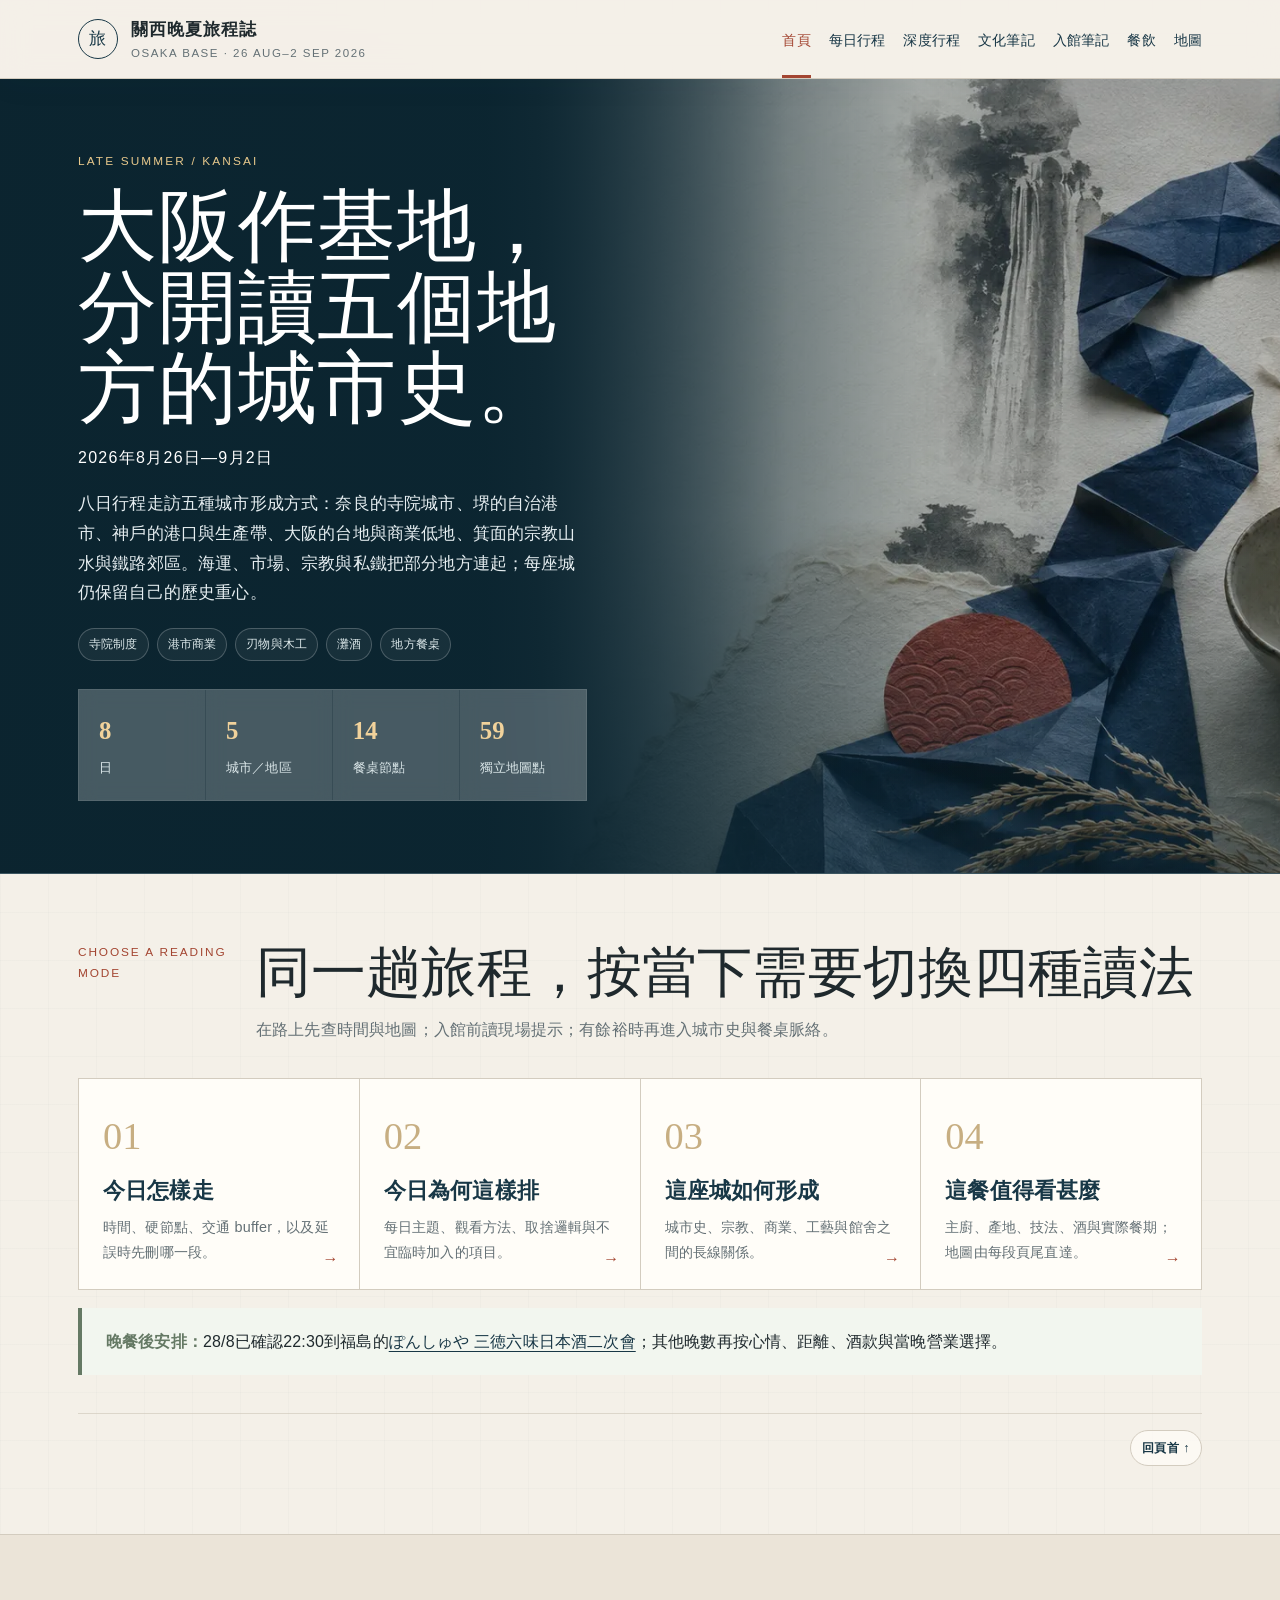
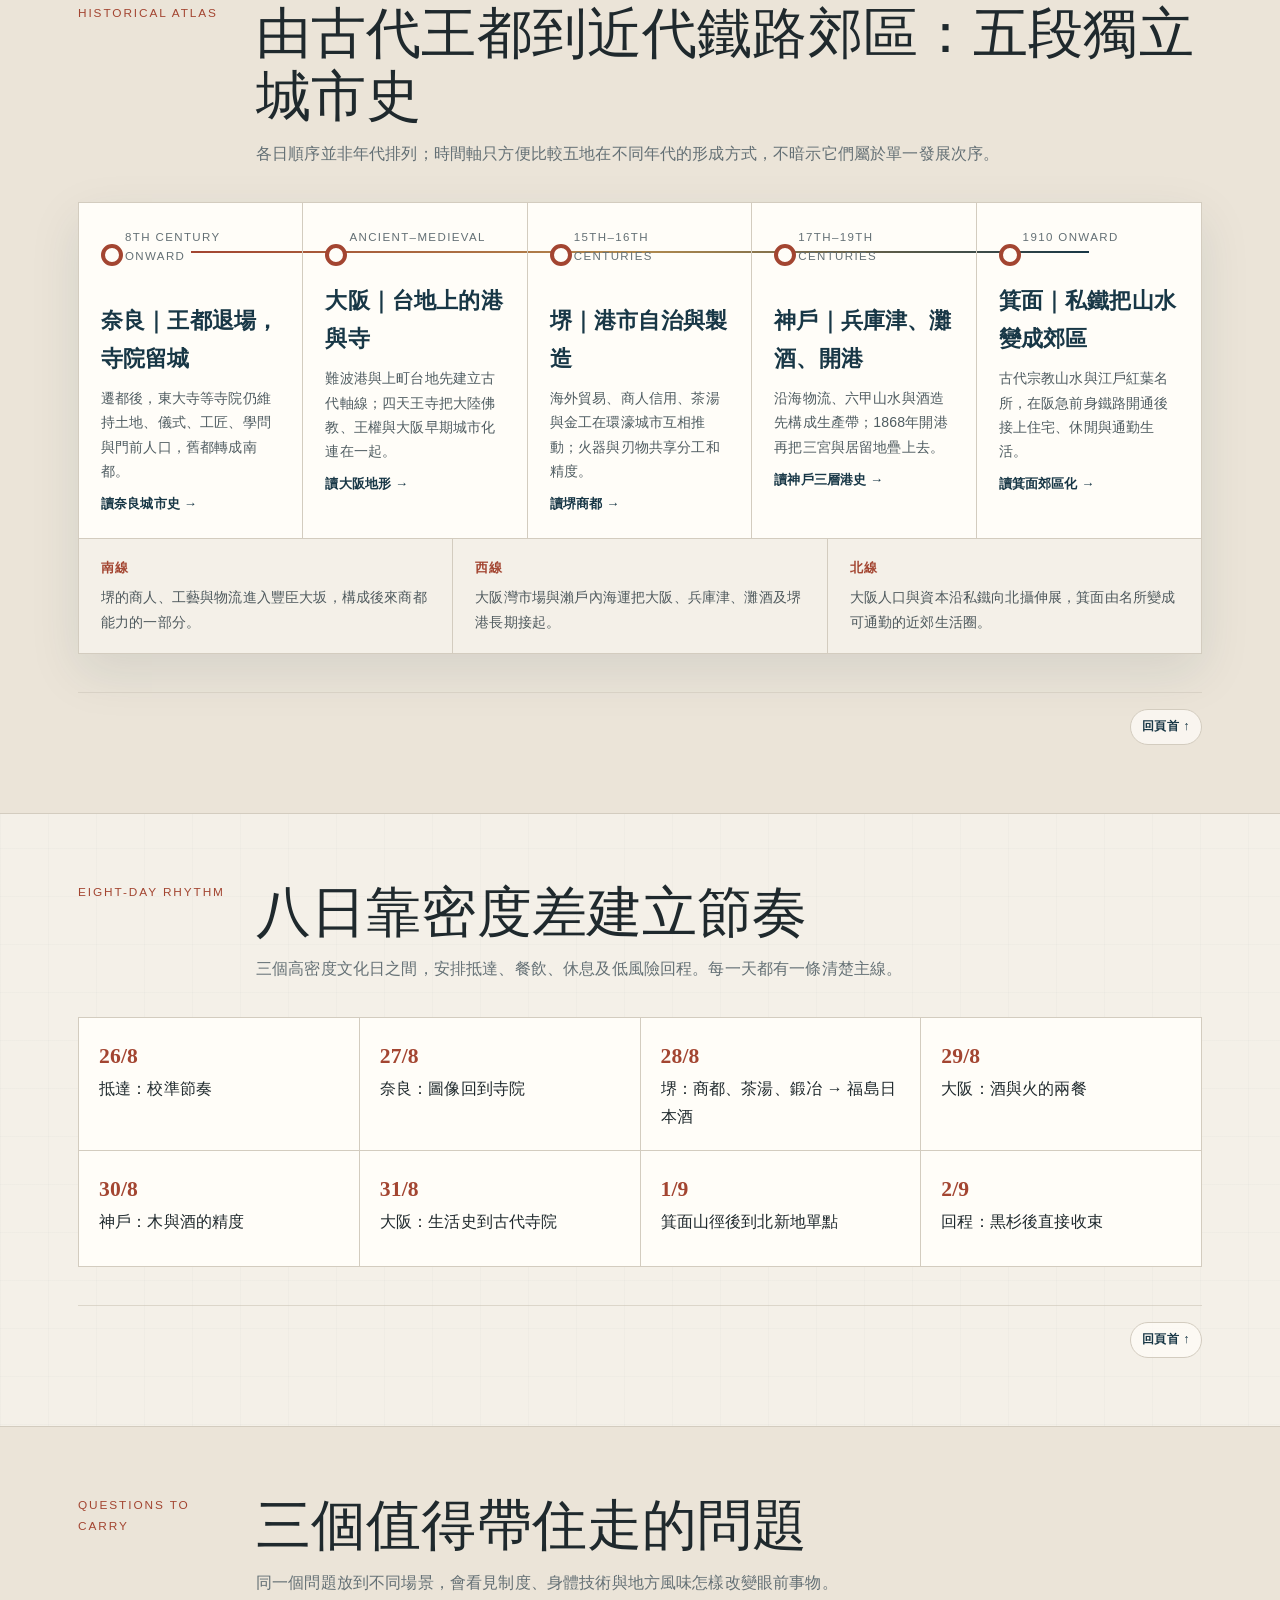
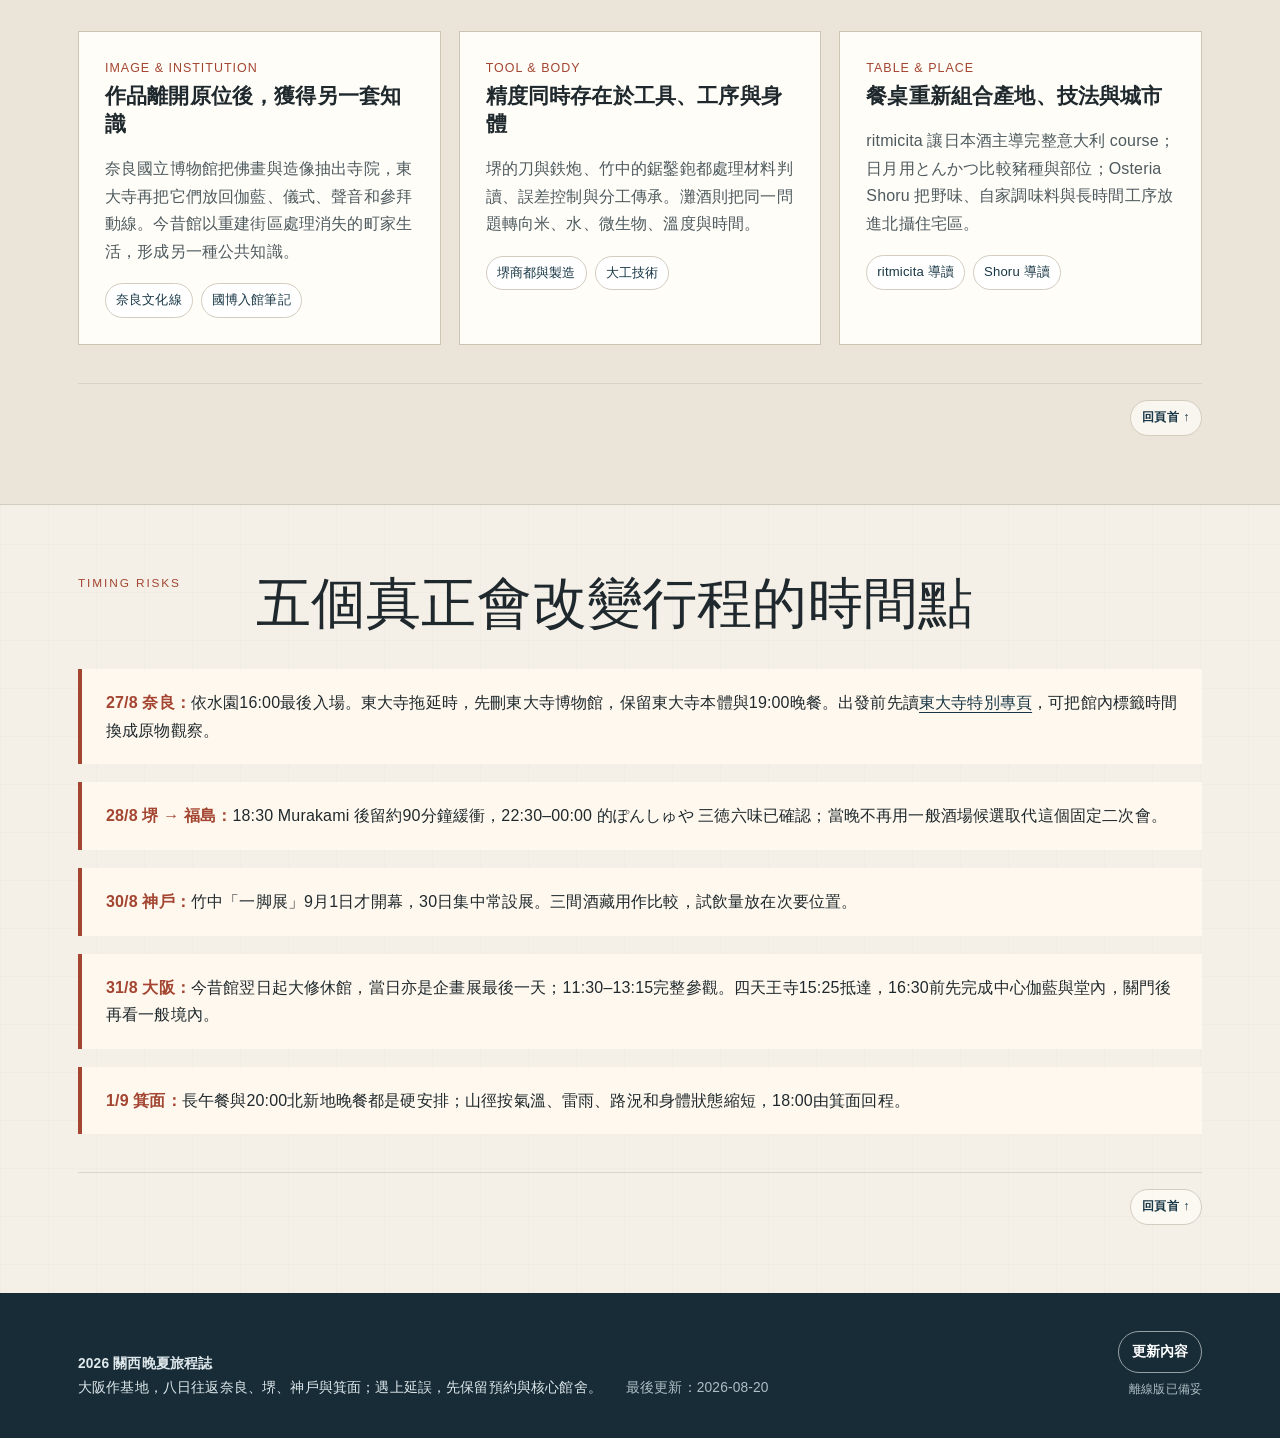
<file: index.html>
<!doctype html>
<html lang="zh-Hant">
<head>
  <meta charset="utf-8">
  <meta name="viewport" content="width=device-width,initial-scale=1">
  <title>2026 關西晚夏旅程誌</title>
  <meta name="description" content="大阪作基地，分別閱讀奈良、堺、神戶、大阪與箕面的八日文化、入館與餐飲旅程誌。">
  <!-- social-meta:start -->
    <meta name="theme-color" content="#183746">
    <meta name="apple-mobile-web-app-title" content="關西晚夏">
    <meta name="apple-mobile-web-app-capable" content="yes">
    <link rel="apple-touch-icon" sizes="180x180" href="apple-touch-icon.png">
    <link rel="icon" type="image/png" href="apple-touch-icon.png">
    <link rel="manifest" href="manifest.webmanifest">
    <link rel="canonical" href="https://davetwchiu.github.io/kansai-late-summer-2026/">
    <meta property="og:type" content="website">
    <meta property="og:locale" content="zh_HK">
    <meta property="og:site_name" content="關西晚夏旅程誌">
    <meta property="og:title" content="2026 關西晚夏旅程誌">
    <meta property="og:description" content="大阪作基地，分別閱讀奈良、堺、神戶、大阪與箕面的八日文化、入館與餐飲旅程誌。">
    <meta property="og:url" content="https://davetwchiu.github.io/kansai-late-summer-2026/">
    <meta property="og:image" content="https://davetwchiu.github.io/kansai-late-summer-2026/assets/images/social-preview.png">
    <meta property="og:image:type" content="image/png">
    <meta property="og:image:width" content="1200">
    <meta property="og:image:height" content="630">
    <meta property="og:image:alt" content="2026 關西晚夏旅程誌">
    <meta name="twitter:card" content="summary_large_image">
    <meta name="twitter:title" content="2026 關西晚夏旅程誌">
    <meta name="twitter:description" content="大阪作基地，分別閱讀奈良、堺、神戶、大阪與箕面的八日文化、入館與餐飲旅程誌。">
    <meta name="twitter:image" content="https://davetwchiu.github.io/kansai-late-summer-2026/assets/images/social-preview.png">
    <!-- social-meta:end -->
  <link rel="stylesheet" href="assets/style.css">
  <script defer src="assets/site.js"></script>
</head>
<body>
<a class="skip-link" href="#main">跳到主要內容</a>
<header class="site-header"><div class="wrap header-row">
  <a class="brand" href="index.html"><span class="brand-mark">旅</span><span class="brand-copy"><strong>關西晚夏旅程誌</strong><span>Osaka base · 26 Aug–2 Sep 2026</span></span></a>
  <button class="nav-toggle" type="button" aria-expanded="false" aria-controls="primary-nav">選單</button>
  <nav id="primary-nav" class="nav" aria-label="主要導覽"><a aria-current="page" href="index.html">首頁</a><a href="daily.html">每日行程</a><a href="deep-itinerary.html">深度行程</a><a href="culture.html">文化筆記</a><a href="museums.html">入館筆記</a><a href="food.html">餐飲</a><a href="maps.html">地圖</a></nav>
</div></header>
<main id="main">
  <section class="hero">
    <figure class="hero-visual" aria-hidden="true"><img src="assets/images/hero-kansai-editorial.webp" alt=""></figure>
    <div class="wrap hero-grid"><div class="hero-copy">
      <div class="eyebrow">Late summer / Kansai</div>
      <h1>大阪作基地，<br>分開讀五個地方的城市史。</h1>
      <p class="date">2026年8月26日—9月2日</p>
      <p class="lede">八日行程走訪五種城市形成方式：奈良的寺院城市、堺的自治港市、神戶的港口與生產帶、大阪的台地與商業低地、箕面的宗教山水與鐵路郊區。海運、市場、宗教與私鐵把部分地方連起；每座城仍保留自己的歷史重心。</p>
      <div class="hero-route-note" aria-label="旅程主題"><span>寺院制度</span><span>港市商業</span><span>刃物與木工</span><span>灘酒</span><span>地方餐桌</span></div>
      <div class="stat-row"><div class="stat"><strong>8</strong><span>日</span></div><div class="stat"><strong>5</strong><span>城市／地區</span></div><div class="stat"><strong>14</strong><span>餐桌節點</span></div><div class="stat"><strong>59</strong><span>獨立地圖點</span></div></div>
    </div><div aria-hidden="true"></div></div>
  </section>

  <section class="section"><div class="wrap">
    <div class="section-heading"><div class="label">Choose a reading mode</div><div><h2>同一趟旅程，按當下需要切換四種讀法</h2><p>在路上先查時間與地圖；入館前讀現場提示；有餘裕時再進入城市史與餐桌脈絡。</p></div></div>
    <nav class="mode-nav" aria-label="網站使用模式">
      <a class="mode-card" href="daily.html"><span class="mode-no">01</span><strong>今日怎樣走</strong><span>時間、硬節點、交通 buffer，以及延誤時先刪哪一段。</span></a>
      <a class="mode-card" href="deep-itinerary.html"><span class="mode-no">02</span><strong>今日為何這樣排</strong><span>每日主題、觀看方法、取捨邏輯與不宜臨時加入的項目。</span></a>
      <a class="mode-card" href="culture.html"><span class="mode-no">03</span><strong>這座城如何形成</strong><span>城市史、宗教、商業、工藝與館舍之間的長線關係。</span></a>
      <a class="mode-card" href="food.html"><span class="mode-no">04</span><strong>這餐值得看甚麼</strong><span>主廚、產地、技法、酒與實際餐期；地圖由每段頁尾直達。</span></a>
    </nav>
    <div class="notice sage"><strong>晚餐後安排：</strong>28/8已確認22:30到福島的<a href="drinks.html#d0828-drinks">ぽんしゅや 三徳六味日本酒二次會</a>；其他晚數再按心情、距離、酒款與當晚營業選擇。</div>
  </div></section>

  <section class="section alt"><div class="wrap">
    <div class="section-heading"><div class="label">Historical atlas</div><div><h2>由古代王都到近代鐵路郊區：五段獨立城市史</h2><p>各日順序並非年代排列；時間軸只方便比較五地在不同年代的形成方式，不暗示它們屬於單一發展次序。</p></div></div>
    <div class="time-atlas">
      <div class="atlas-track">
        <article class="atlas-era"><div class="era-date">8th century onward</div><h3>奈良｜王都退場，寺院留城</h3><p>遷都後，東大寺等寺院仍維持土地、儀式、工匠、學問與門前人口，舊都轉成南都。</p><a href="culture.html#nara">讀奈良城市史 →</a></article>
        <article class="atlas-era"><div class="era-date">Ancient–medieval</div><h3>大阪｜台地上的港與寺</h3><p>難波港與上町台地先建立古代軸線；四天王寺把大陸佛教、王權與大阪早期城市化連在一起。</p><a href="culture.html#osaka">讀大阪地形 →</a></article>
        <article class="atlas-era"><div class="era-date">15th–16th centuries</div><h3>堺｜港市自治與製造</h3><p>海外貿易、商人信用、茶湯與金工在環濠城市互相推動；火器與刃物共享分工和精度。</p><a href="culture.html#sakai">讀堺商都 →</a></article>
        <article class="atlas-era"><div class="era-date">17th–19th centuries</div><h3>神戶｜兵庫津、灘酒、開港</h3><p>沿海物流、六甲山水與酒造先構成生產帶；1868年開港再把三宮與居留地疊上去。</p><a href="culture.html#kobe">讀神戶三層港史 →</a></article>
        <article class="atlas-era"><div class="era-date">1910 onward</div><h3>箕面｜私鐵把山水變成郊區</h3><p>古代宗教山水與江戶紅葉名所，在阪急前身鐵路開通後接上住宅、休閒與通勤生活。</p><a href="culture.html#minoh">讀箕面郊區化 →</a></article>
      </div>
      <div class="journey-bridge"><div><strong>南線</strong><span>堺的商人、工藝與物流進入豐臣大坂，構成後來商都能力的一部分。</span></div><div><strong>西線</strong><span>大阪灣市場與瀨戶內海運把大阪、兵庫津、灘酒及堺港長期接起。</span></div><div><strong>北線</strong><span>大阪人口與資本沿私鐵向北攝伸展，箕面由名所變成可通勤的近郊生活圈。</span></div></div>
    </div>
  </div></section>

  <section class="section"><div class="wrap">
    <div class="section-heading"><div class="label">Eight-day rhythm</div><div><h2>八日靠密度差建立節奏</h2><p>三個高密度文化日之間，安排抵達、餐飲、休息及低風險回程。每一天都有一條清楚主線。</p></div></div>
    <div class="storyline">
      <a href="deep-itinerary.html#arrival"><strong>26/8</strong><span>抵達：校準節奏</span></a>
      <a href="deep-itinerary.html#nara"><strong>27/8</strong><span>奈良：圖像回到寺院</span></a>
      <a href="deep-itinerary.html#sakai"><strong>28/8</strong><span>堺：商都、茶湯、鍛冶 → 福島日本酒</span></a>
      <a href="deep-itinerary.html#food-day"><strong>29/8</strong><span>大阪：酒與火的兩餐</span></a>
      <a href="deep-itinerary.html#kobe"><strong>30/8</strong><span>神戶：木與酒的精度</span></a>
      <a href="deep-itinerary.html#osaka"><strong>31/8</strong><span>大阪：生活史到古代寺院</span></a>
      <a href="deep-itinerary.html#minoh"><strong>1/9</strong><span>箕面山徑後到北新地單點</span></a>
      <a href="deep-itinerary.html#departure"><strong>2/9</strong><span>回程：黒杉後直接收束</span></a>
    </div>
  </div></section>

  <section class="section alt"><div class="wrap"><div class="section-heading"><div class="label">Questions to carry</div><div><h2>三個值得帶住走的問題</h2><p>同一個問題放到不同場景，會看見制度、身體技術與地方風味怎樣改變眼前事物。</p></div></div><div class="grid-3">
    <article class="card"><div class="meta">Image & institution</div><h3>作品離開原位後，獲得另一套知識</h3><p>奈良國立博物館把佛畫與造像抽出寺院，東大寺再把它們放回伽藍、儀式、聲音和參拜動線。今昔館以重建街區處理消失的町家生活，形成另一種公共知識。</p><div class="contextual-links"><a href="culture.html#nara">奈良文化線</a><a href="museums.html#nara-museum">國博入館筆記</a></div></article>
    <article class="card"><div class="meta">Tool & body</div><h3>精度同時存在於工具、工序與身體</h3><p>堺的刀與鉄炮、竹中的鋸鑿鉋都處理材料判讀、誤差控制與分工傳承。灘酒則把同一問題轉向米、水、微生物、溫度與時間。</p><div class="contextual-links"><a href="culture.html#sakai">堺商都與製造</a><a href="culture.html#carpentry">大工技術</a></div></article>
    <article class="card"><div class="meta">Table & place</div><h3>餐桌重新組合產地、技法與城市</h3><p>ritmicita 讓日本酒主導完整意大利 course；日月用とんかつ比較豬種與部位；Osteria Shoru 把野味、自家調味料與長時間工序放進北攝住宅區。</p><div class="contextual-links"><a href="food.html#ritmicita">ritmicita 導讀</a><a href="food.html#shoru">Shoru 導讀</a></div></article>
  </div></div></section>

  <section class="section"><div class="wrap"><div class="section-heading"><div class="label">Timing risks</div><div><h2>五個真正會改變行程的時間點</h2></div></div>
    <div class="notice"><strong>27/8 奈良：</strong>依水園16:00最後入場。東大寺拖延時，先刪東大寺博物館，保留東大寺本體與19:00晚餐。出發前先讀<a href="todaiji.html">東大寺特別專頁</a>，可把館內標籤時間換成原物觀察。</div>
    <div class="notice"><strong>28/8 堺 → 福島：</strong>18:30 Murakami 後留約90分鐘緩衝，22:30–00:00 的ぽんしゅや 三徳六味已確認；當晚不再用一般酒場候選取代這個固定二次會。</div>
    <div class="notice"><strong>30/8 神戶：</strong>竹中「一脚展」9月1日才開幕，30日集中常設展。三間酒藏用作比較，試飲量放在次要位置。</div>
    <div class="notice"><strong>31/8 大阪：</strong>今昔館翌日起大修休館，當日亦是企畫展最後一天；11:30–13:15完整參觀。四天王寺15:25抵達，16:30前先完成中心伽藍與堂內，關門後再看一般境內。</div>
    <div class="notice"><strong>1/9 箕面：</strong>長午餐與20:00北新地晚餐都是硬安排；山徑按氣溫、雷雨、路況和身體狀態縮短，18:00由箕面回程。</div>
  </div></section>
</main>
<footer class="footer"><div class="wrap footer-grid"><div><strong>2026 關西晚夏旅程誌</strong><br>大阪作基地，八日往返奈良、堺、神戶與箕面；遇上延誤，先保留預約與核心館舍。</div><div class="updated">最後更新：2026-08-20</div></div></footer>
<nav class="mobile-tools" aria-label="手機捷徑"><a href="daily.html">每日</a><a href="deep-itinerary.html">深度</a><a href="maps.html">地圖</a><a href="food.html">餐飲</a></nav>
</body>
</html>
</file>
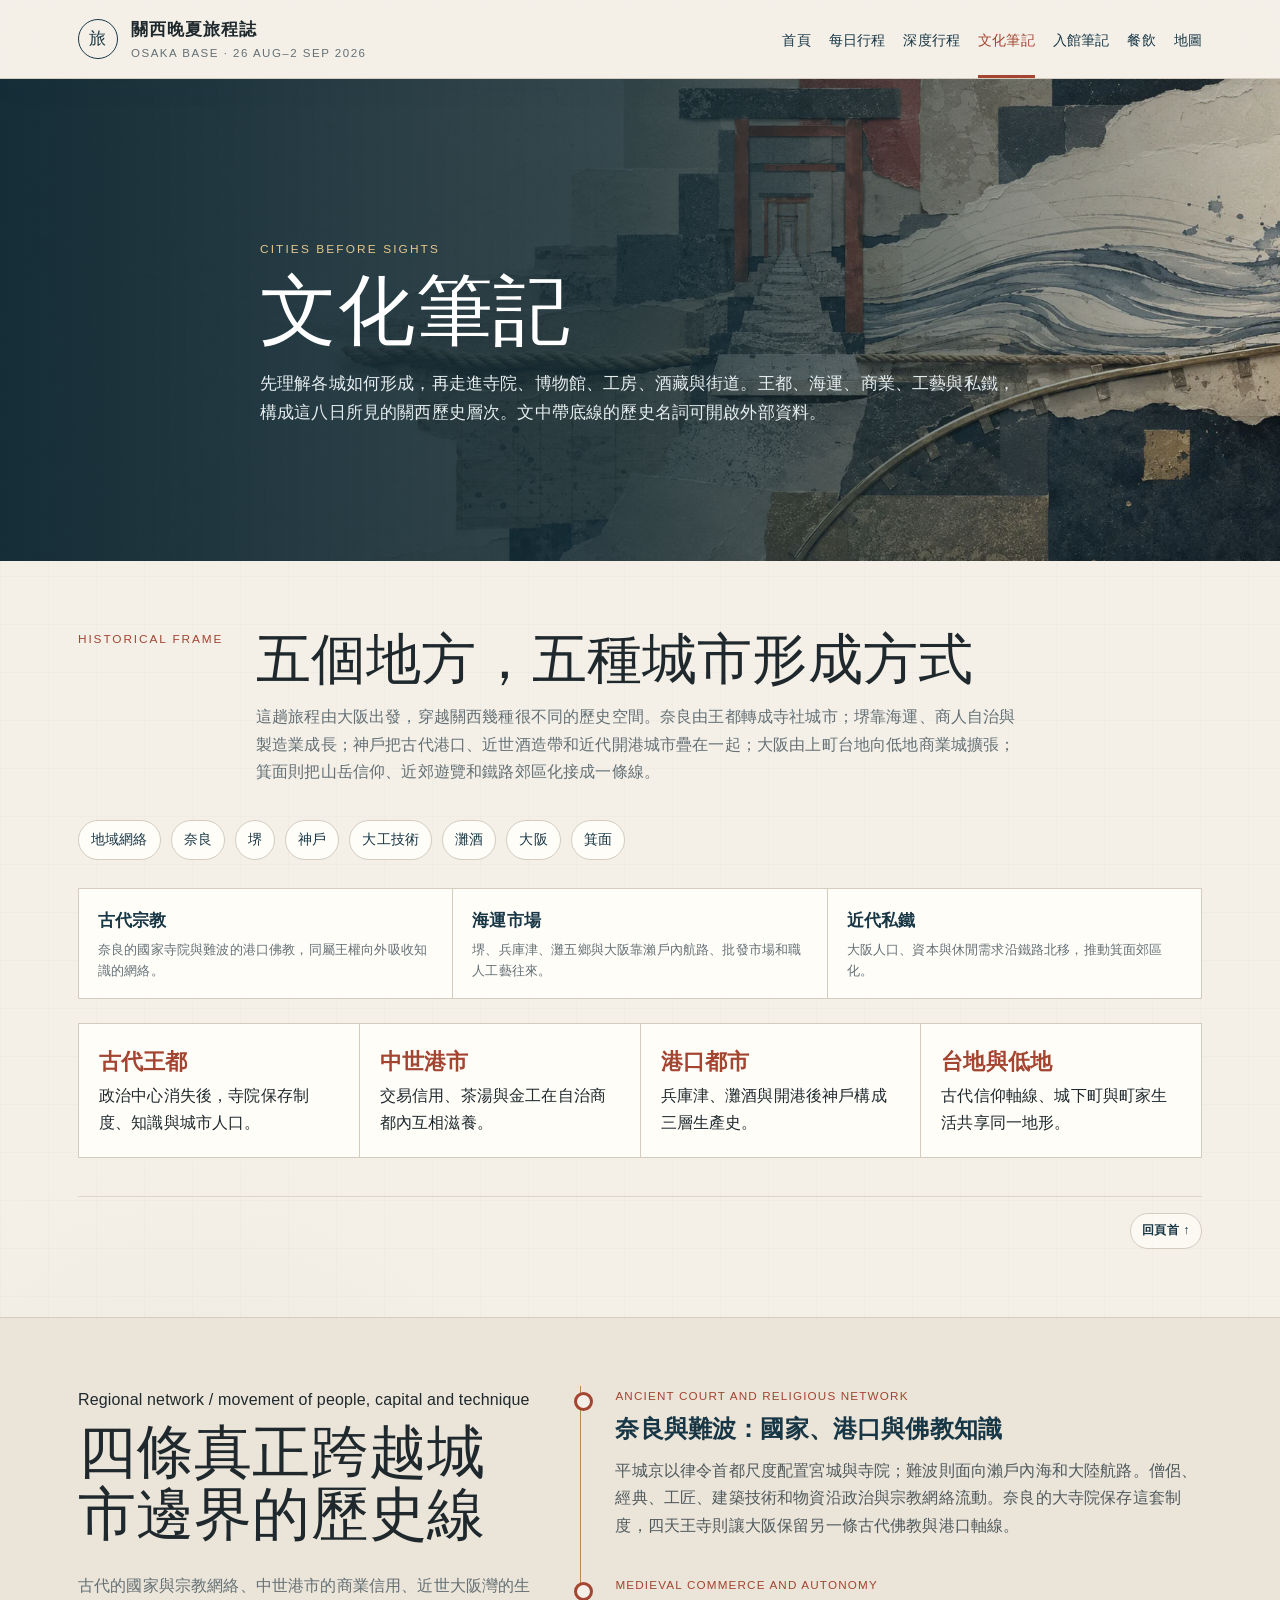
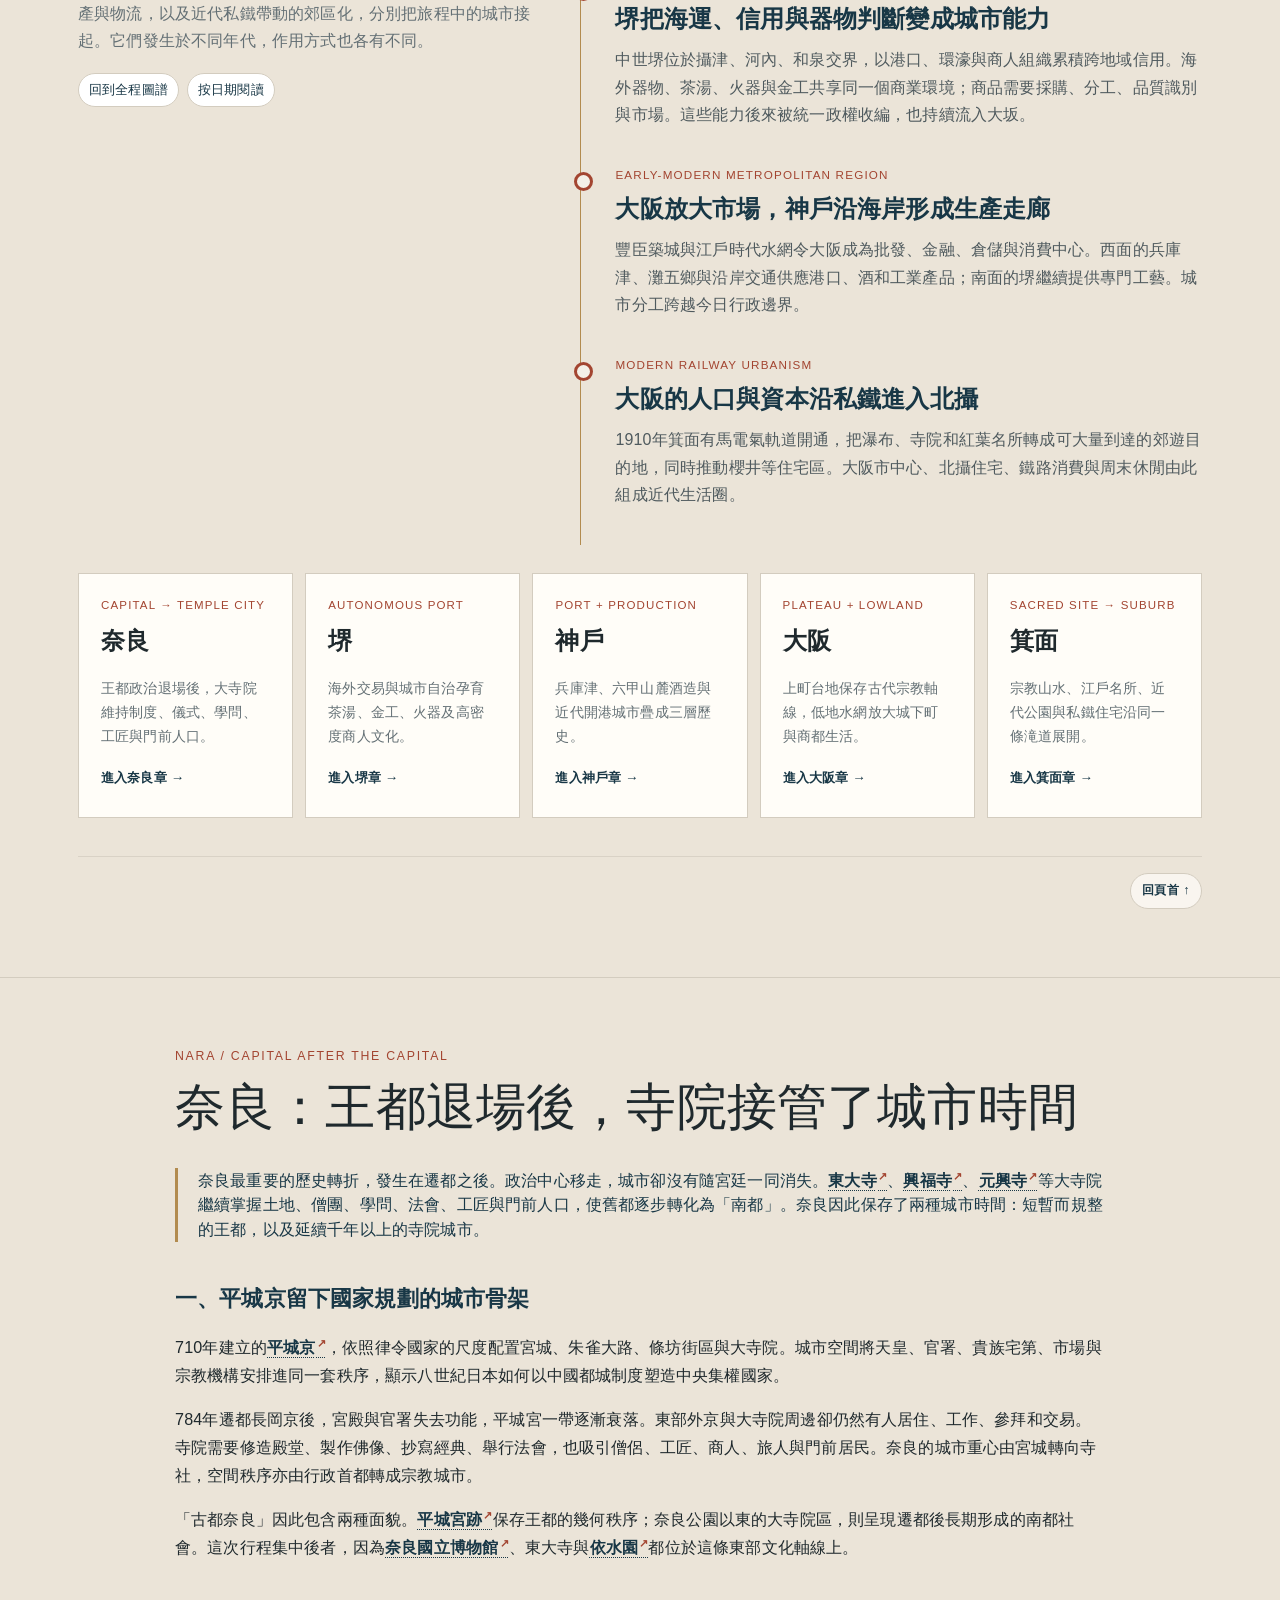
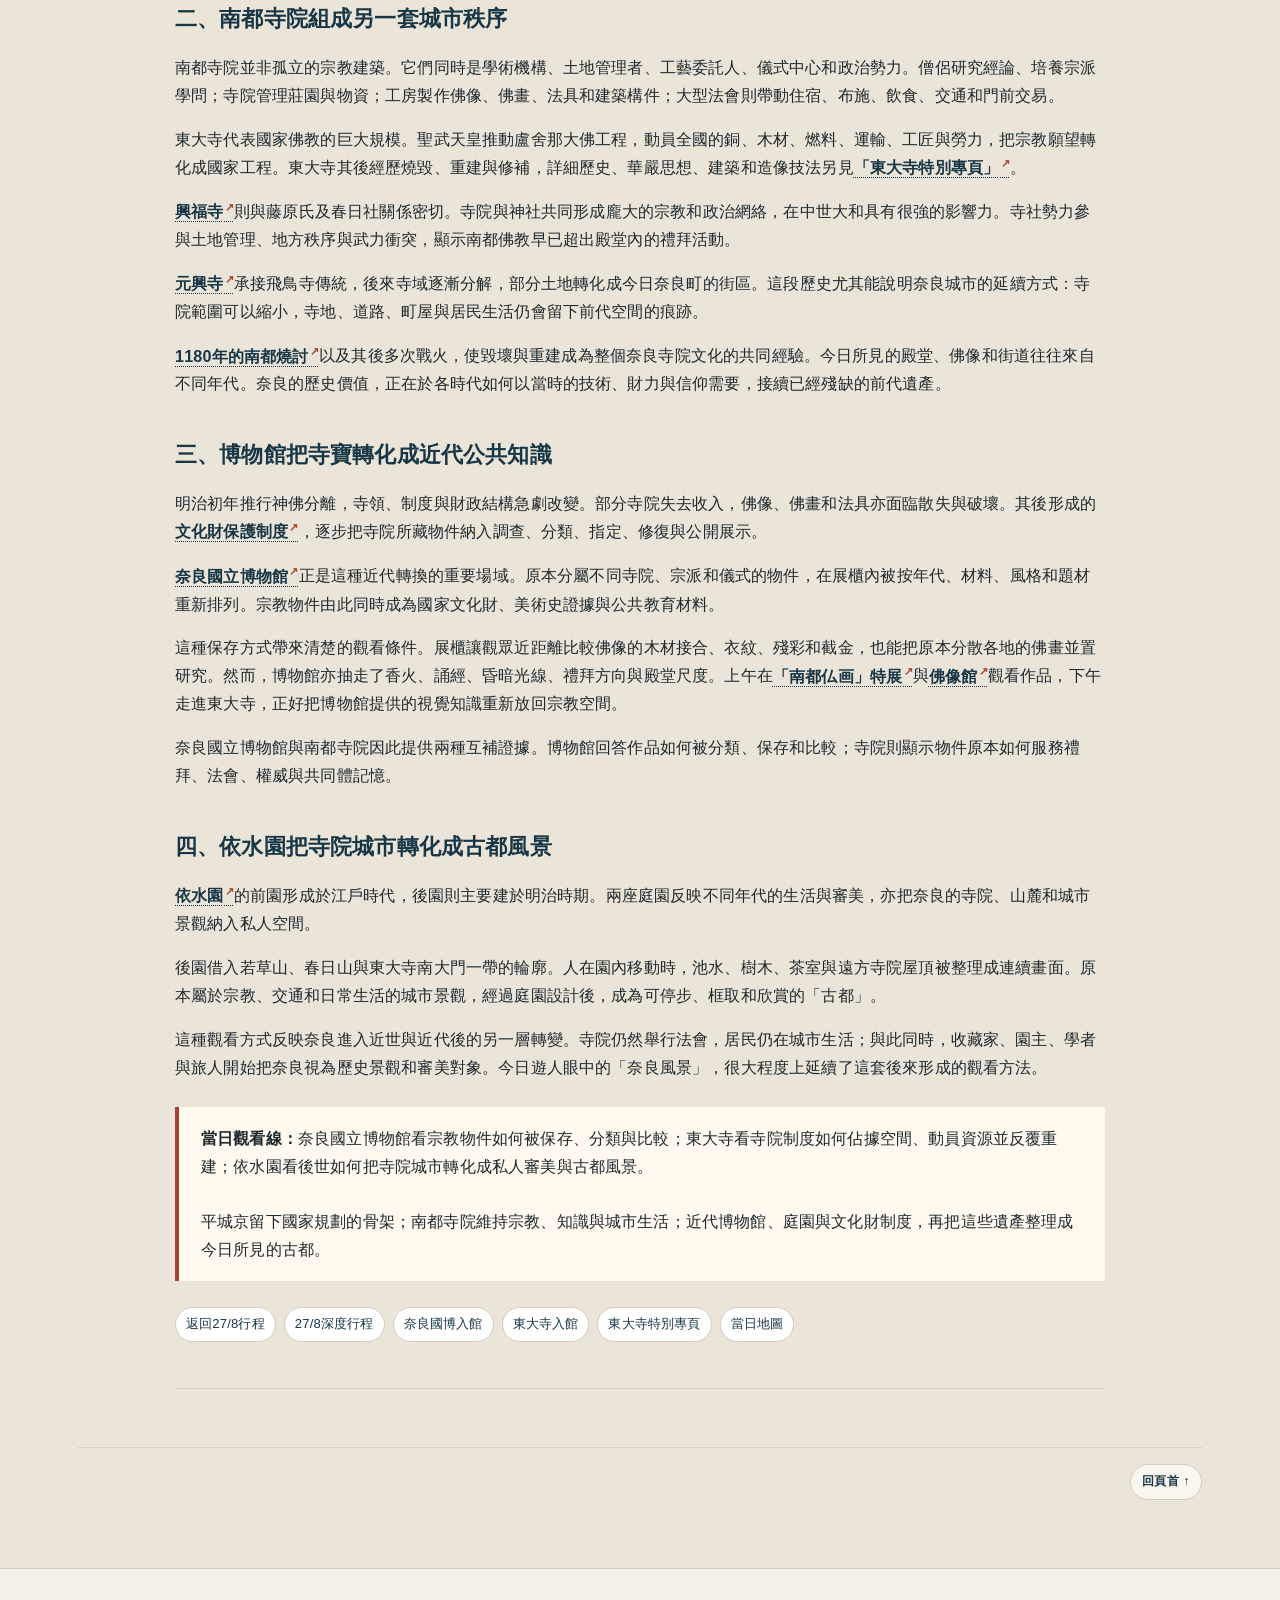
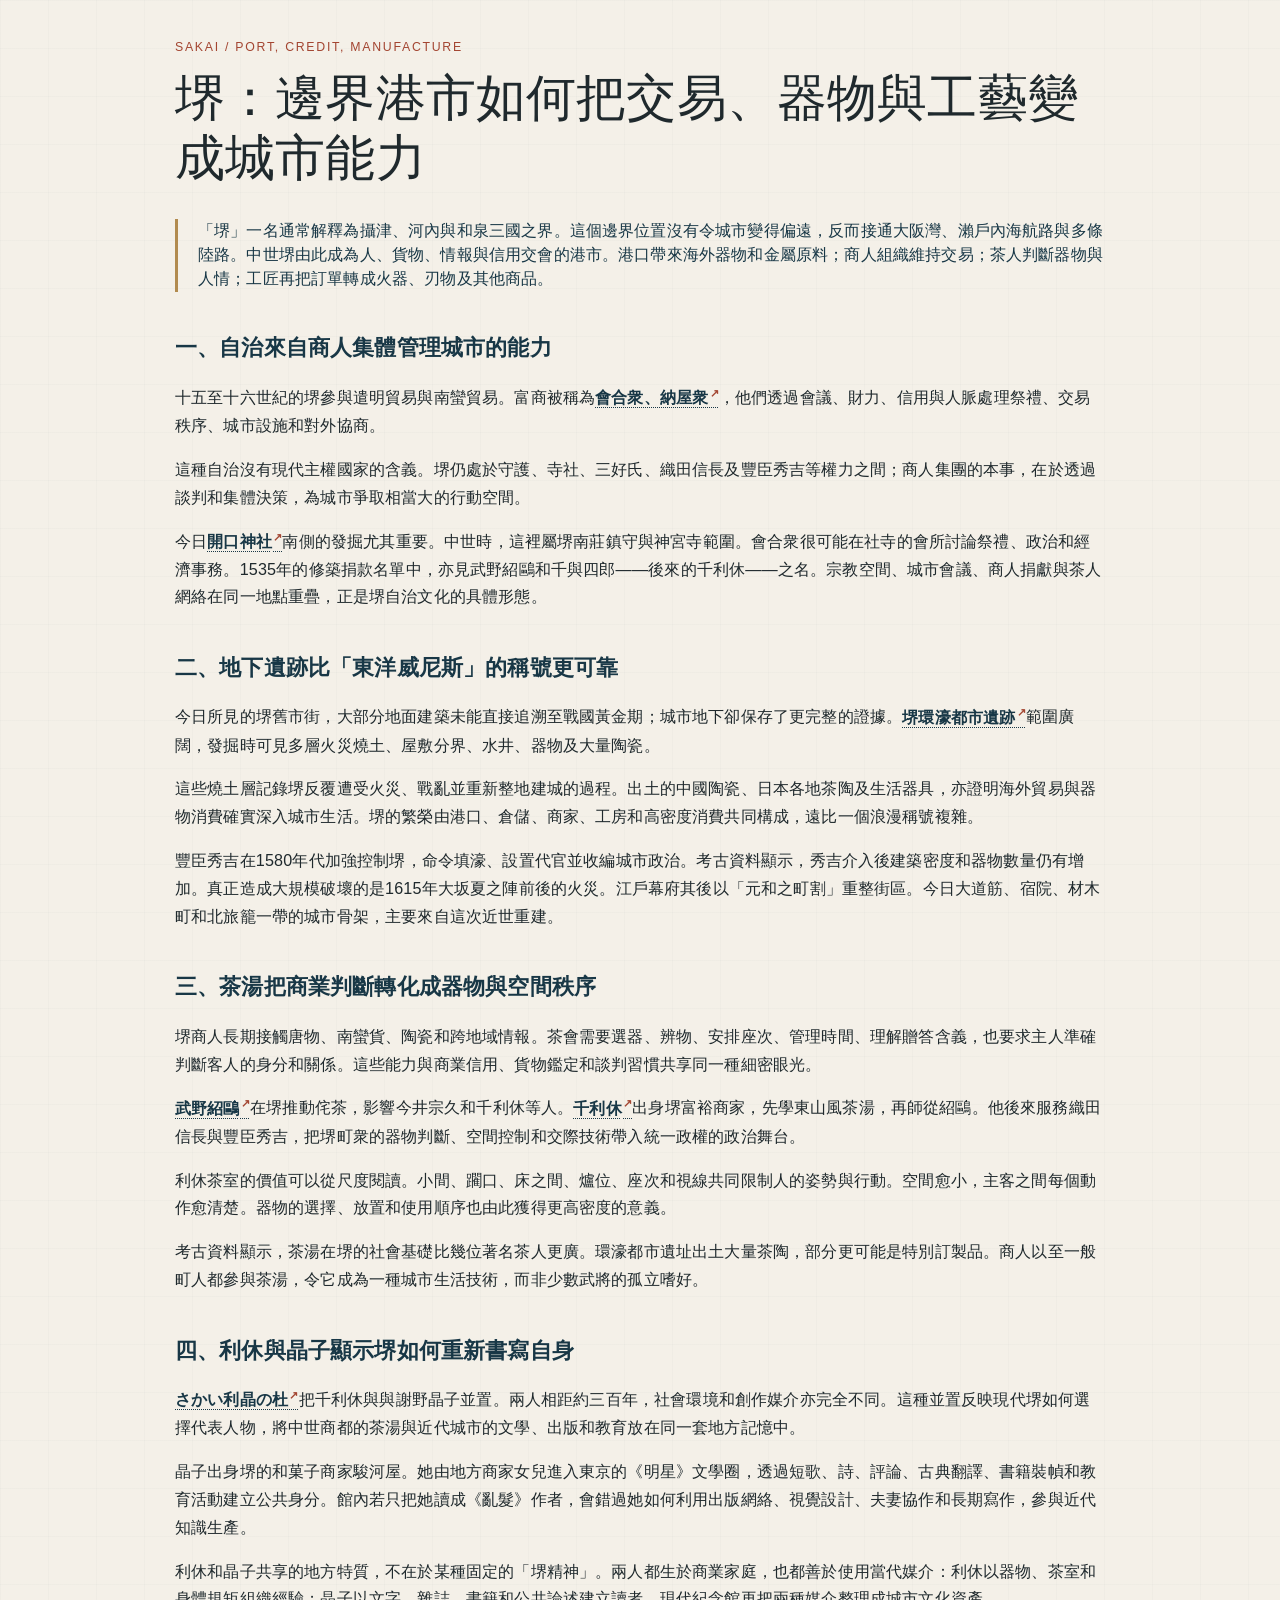
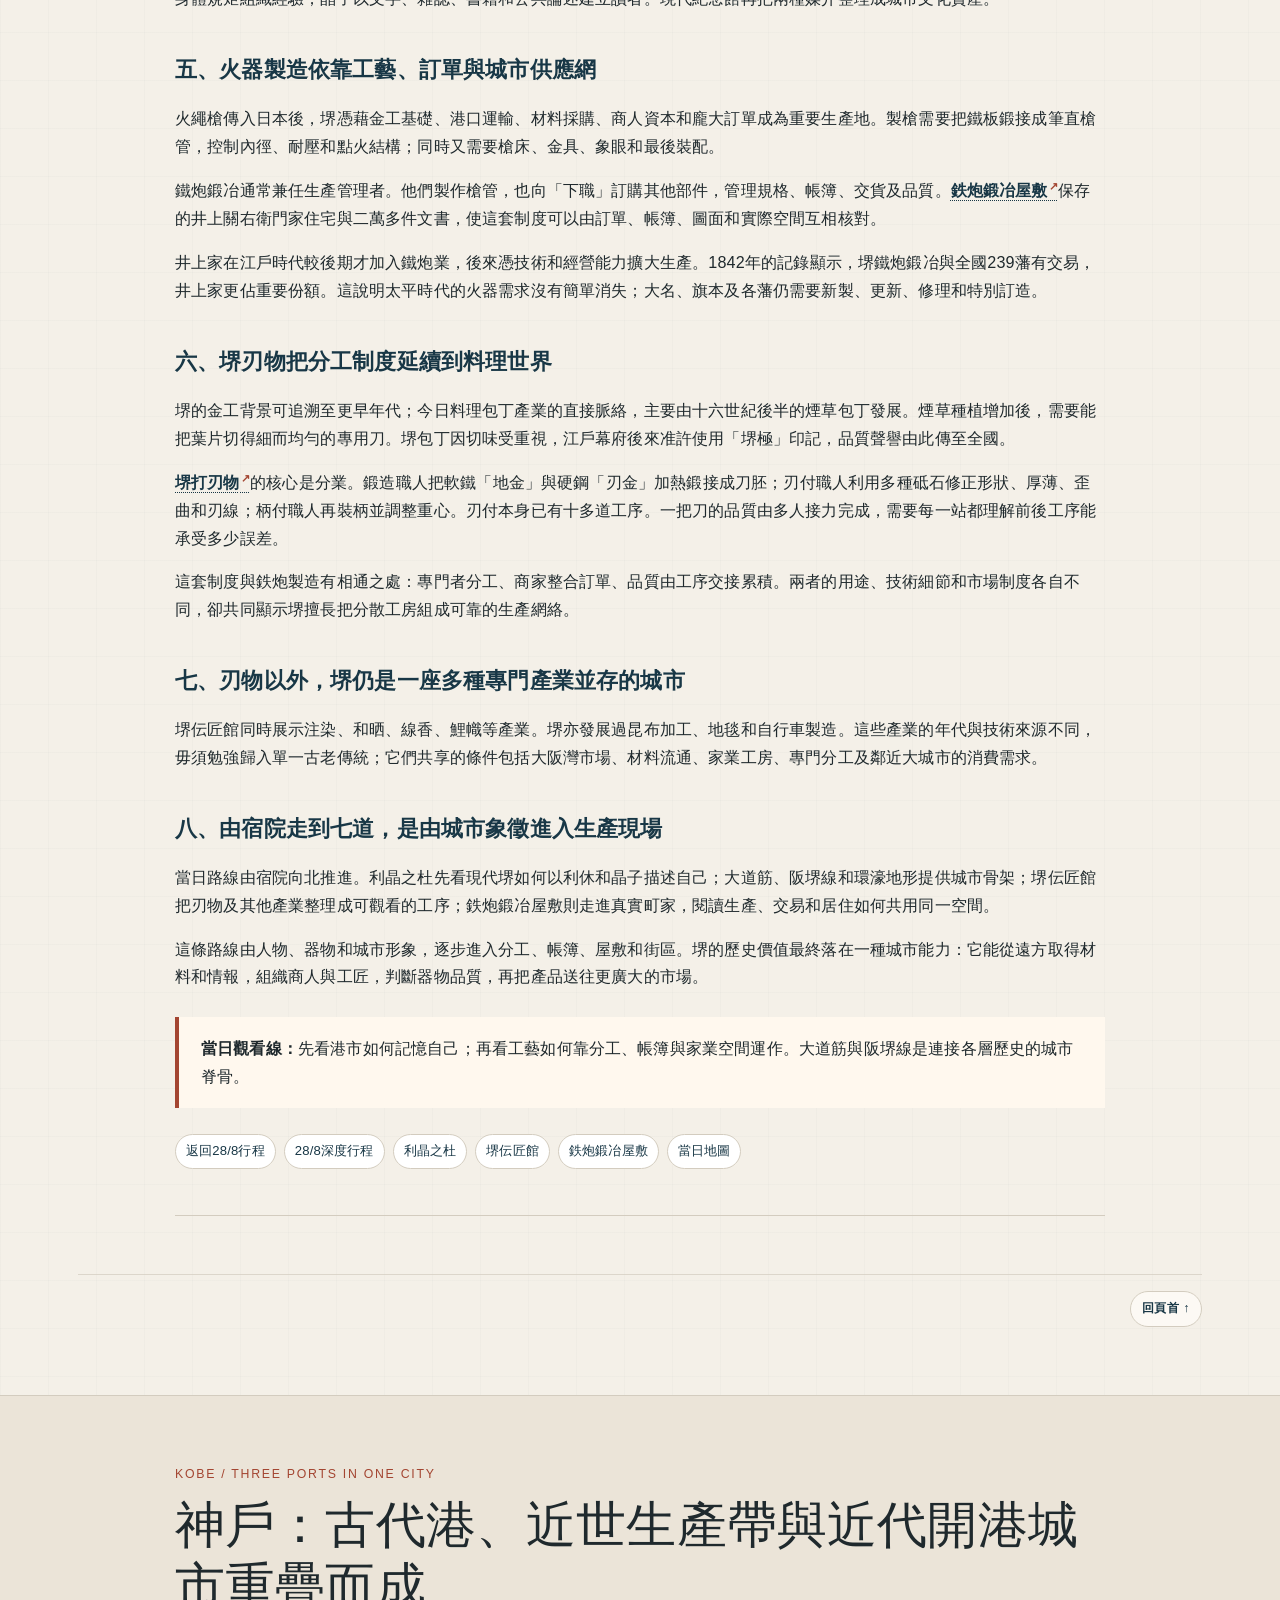
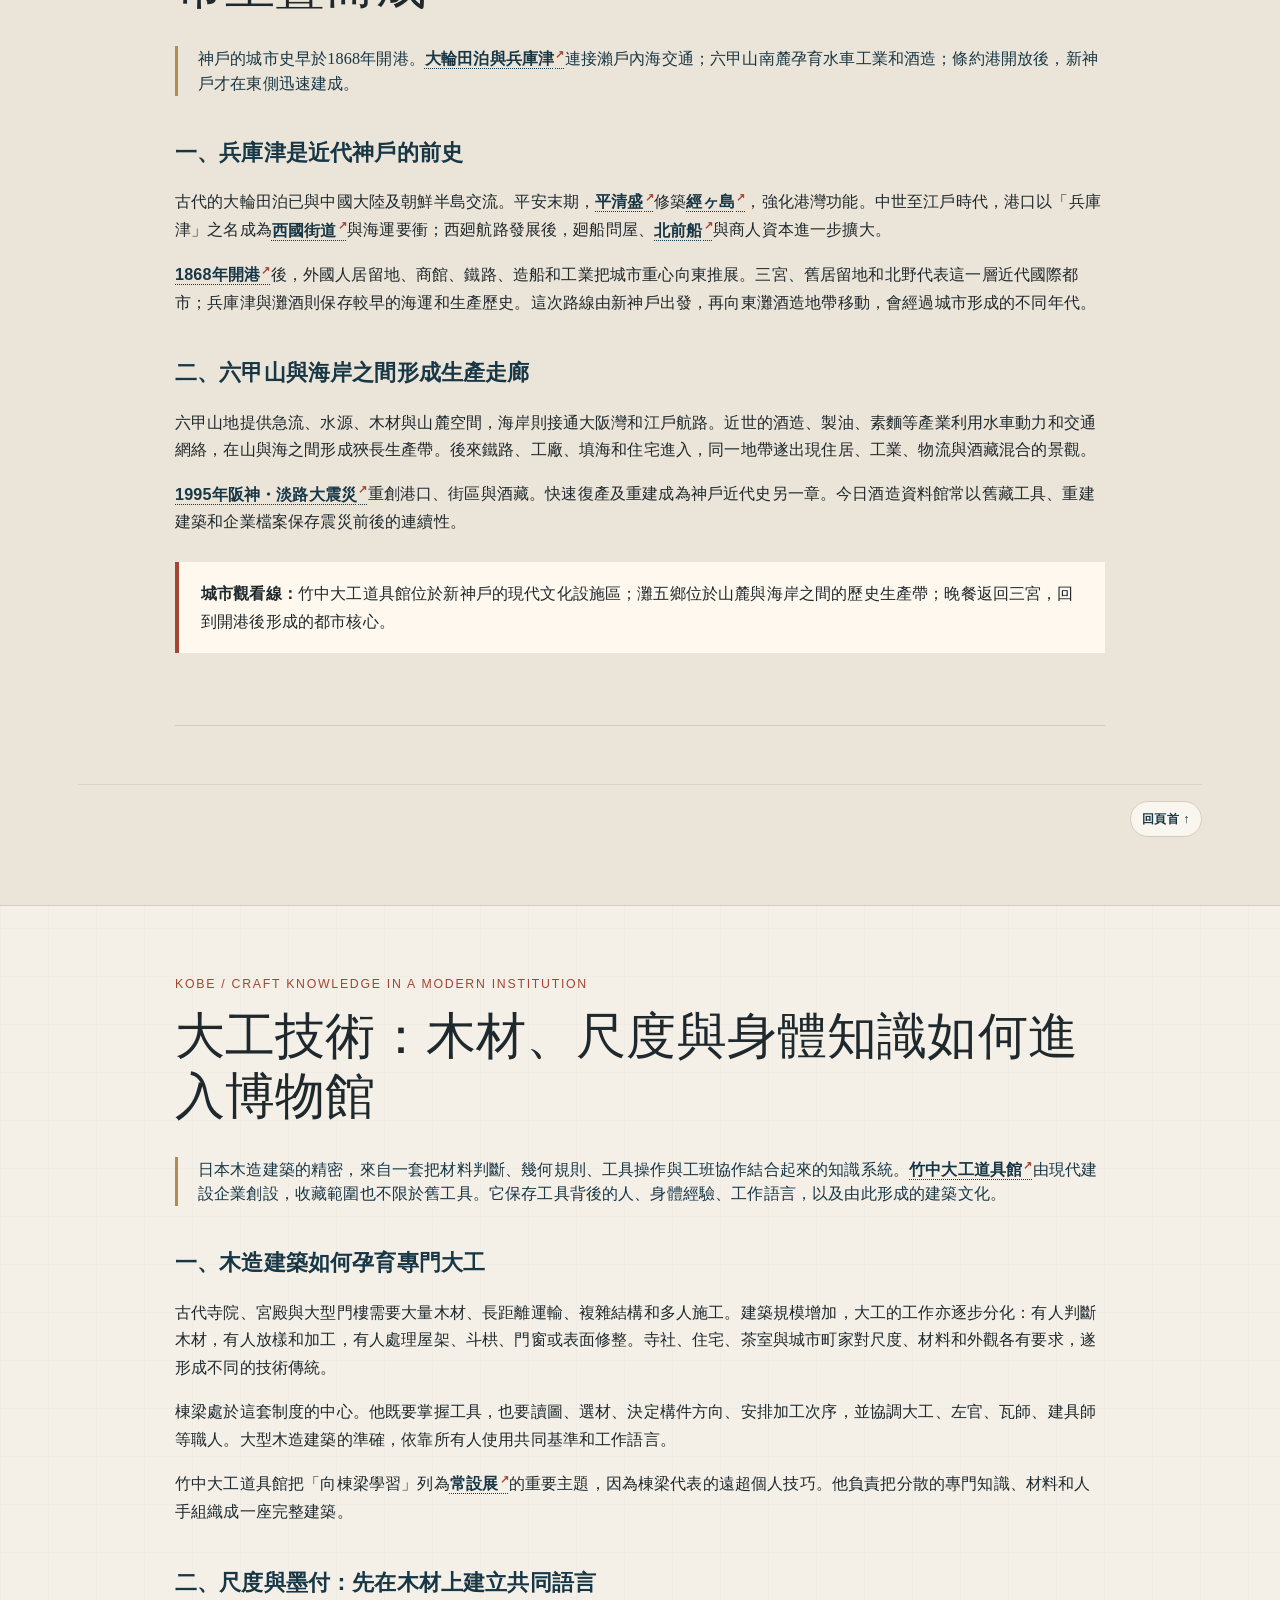
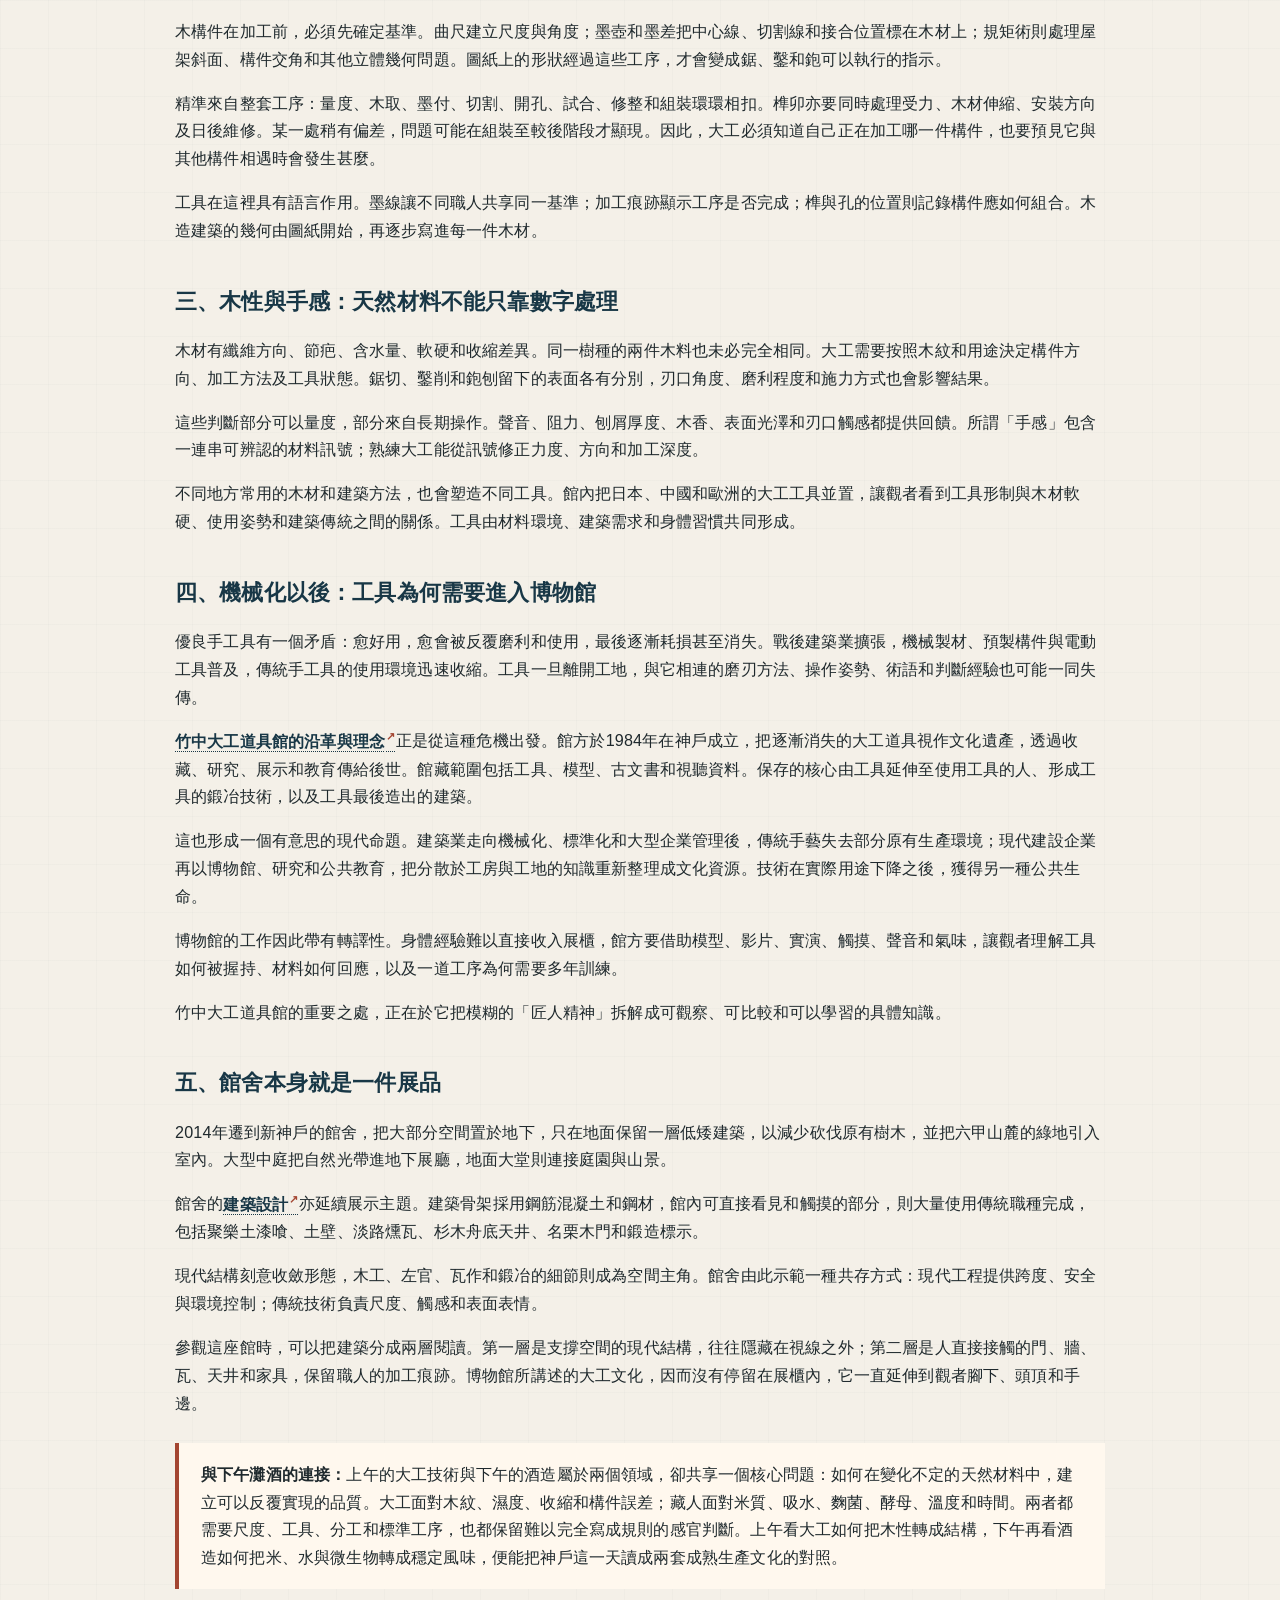
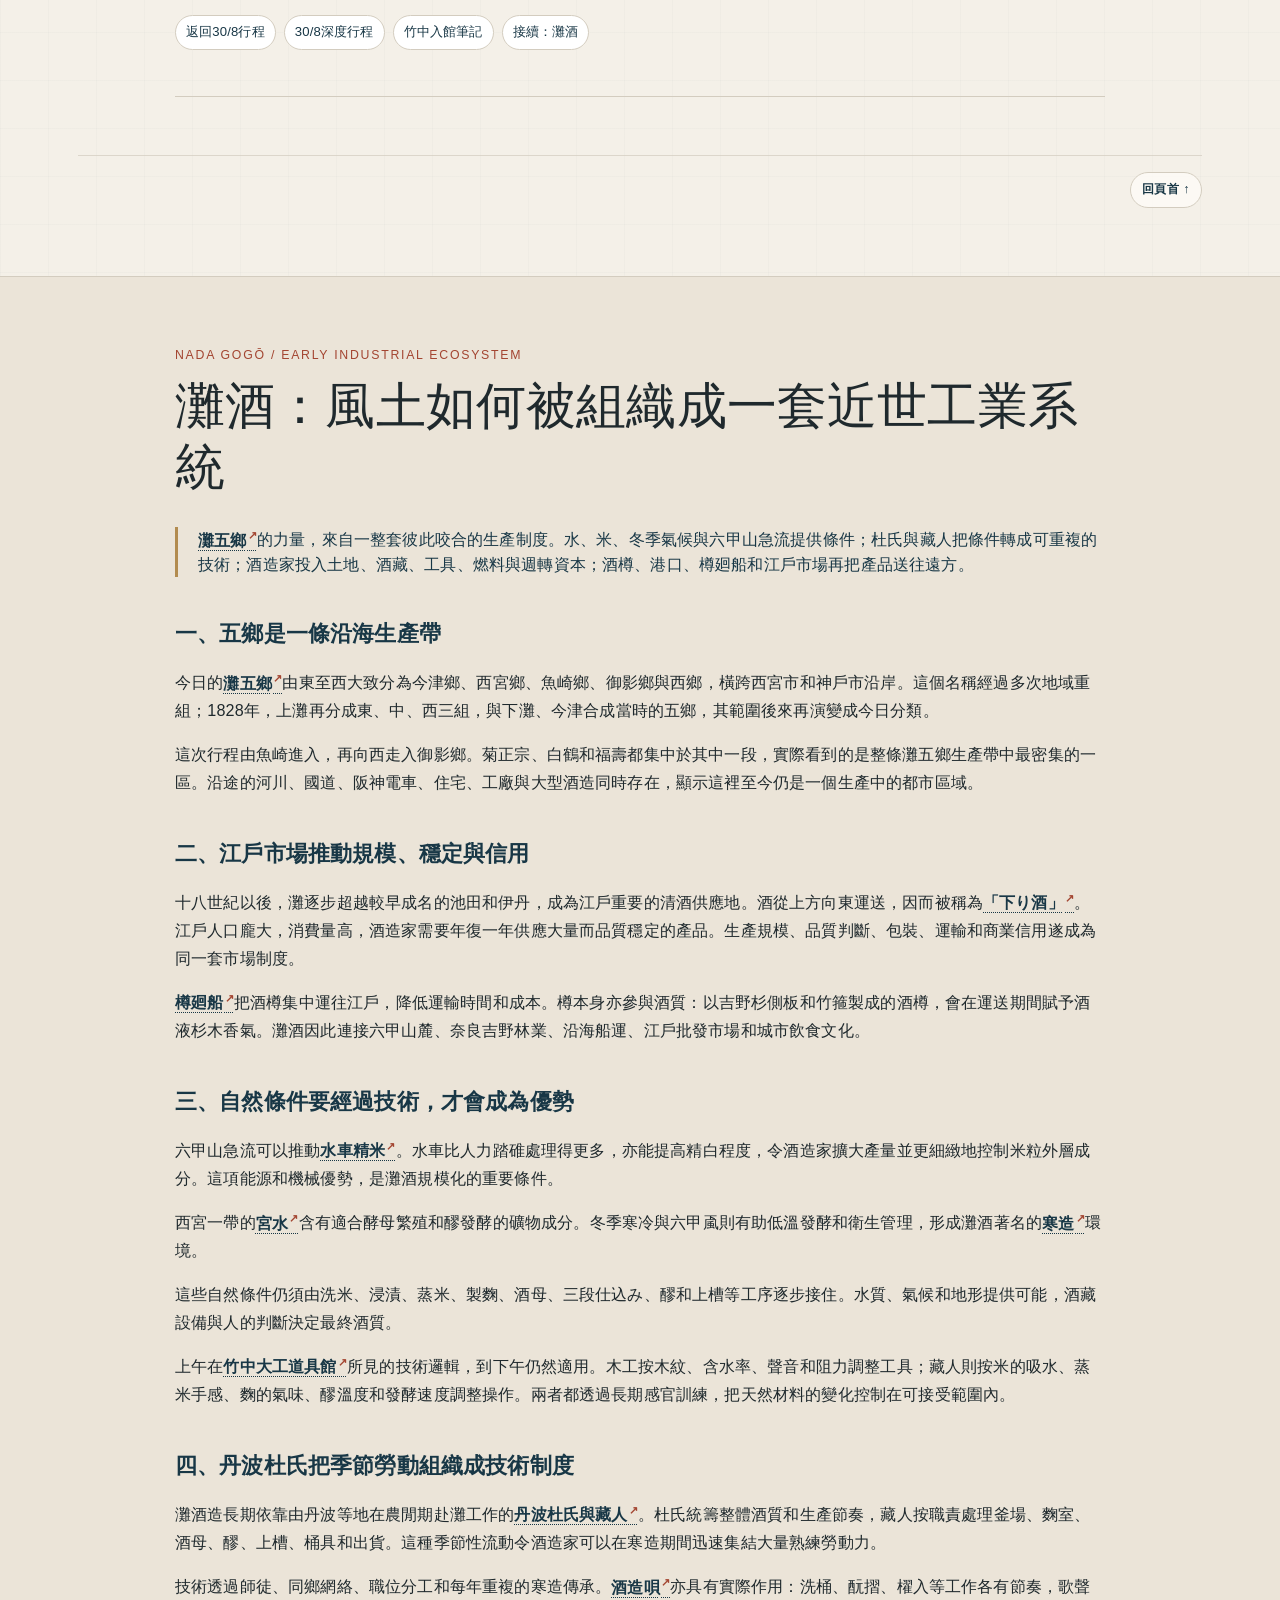
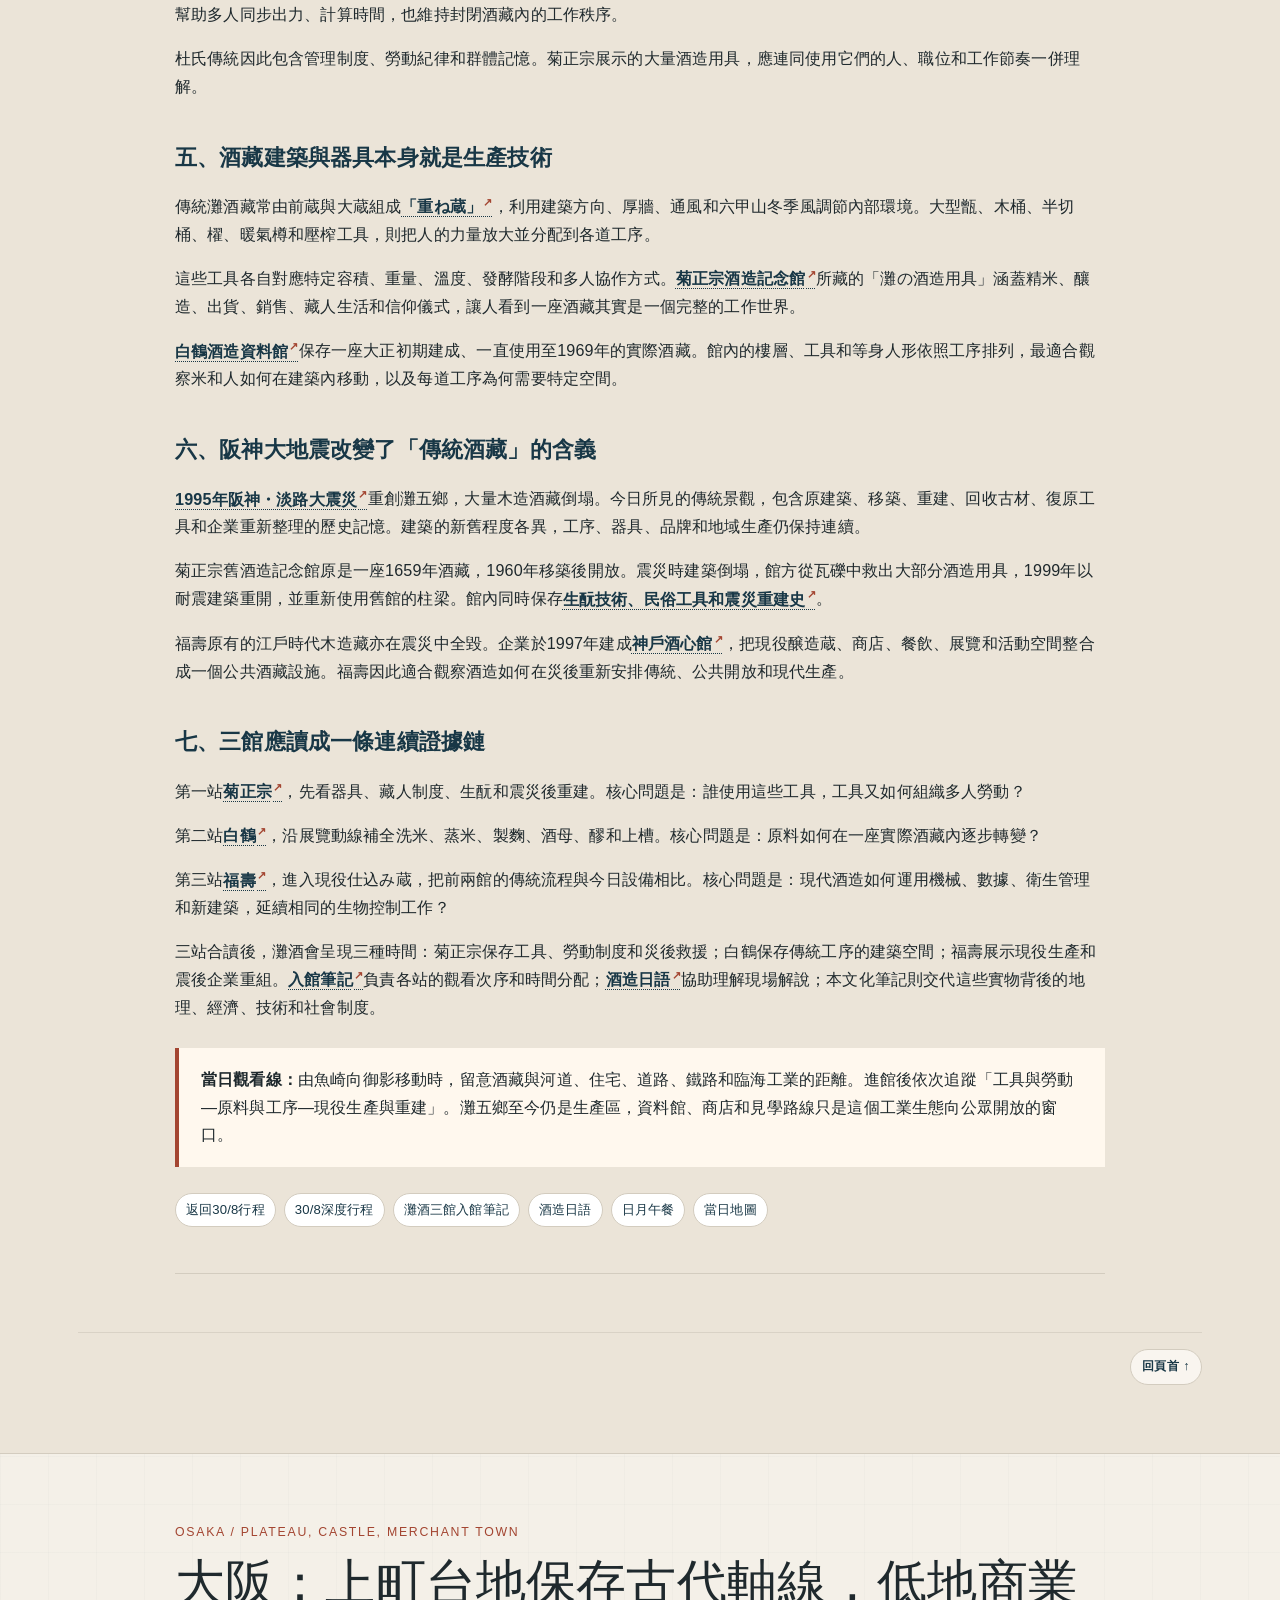
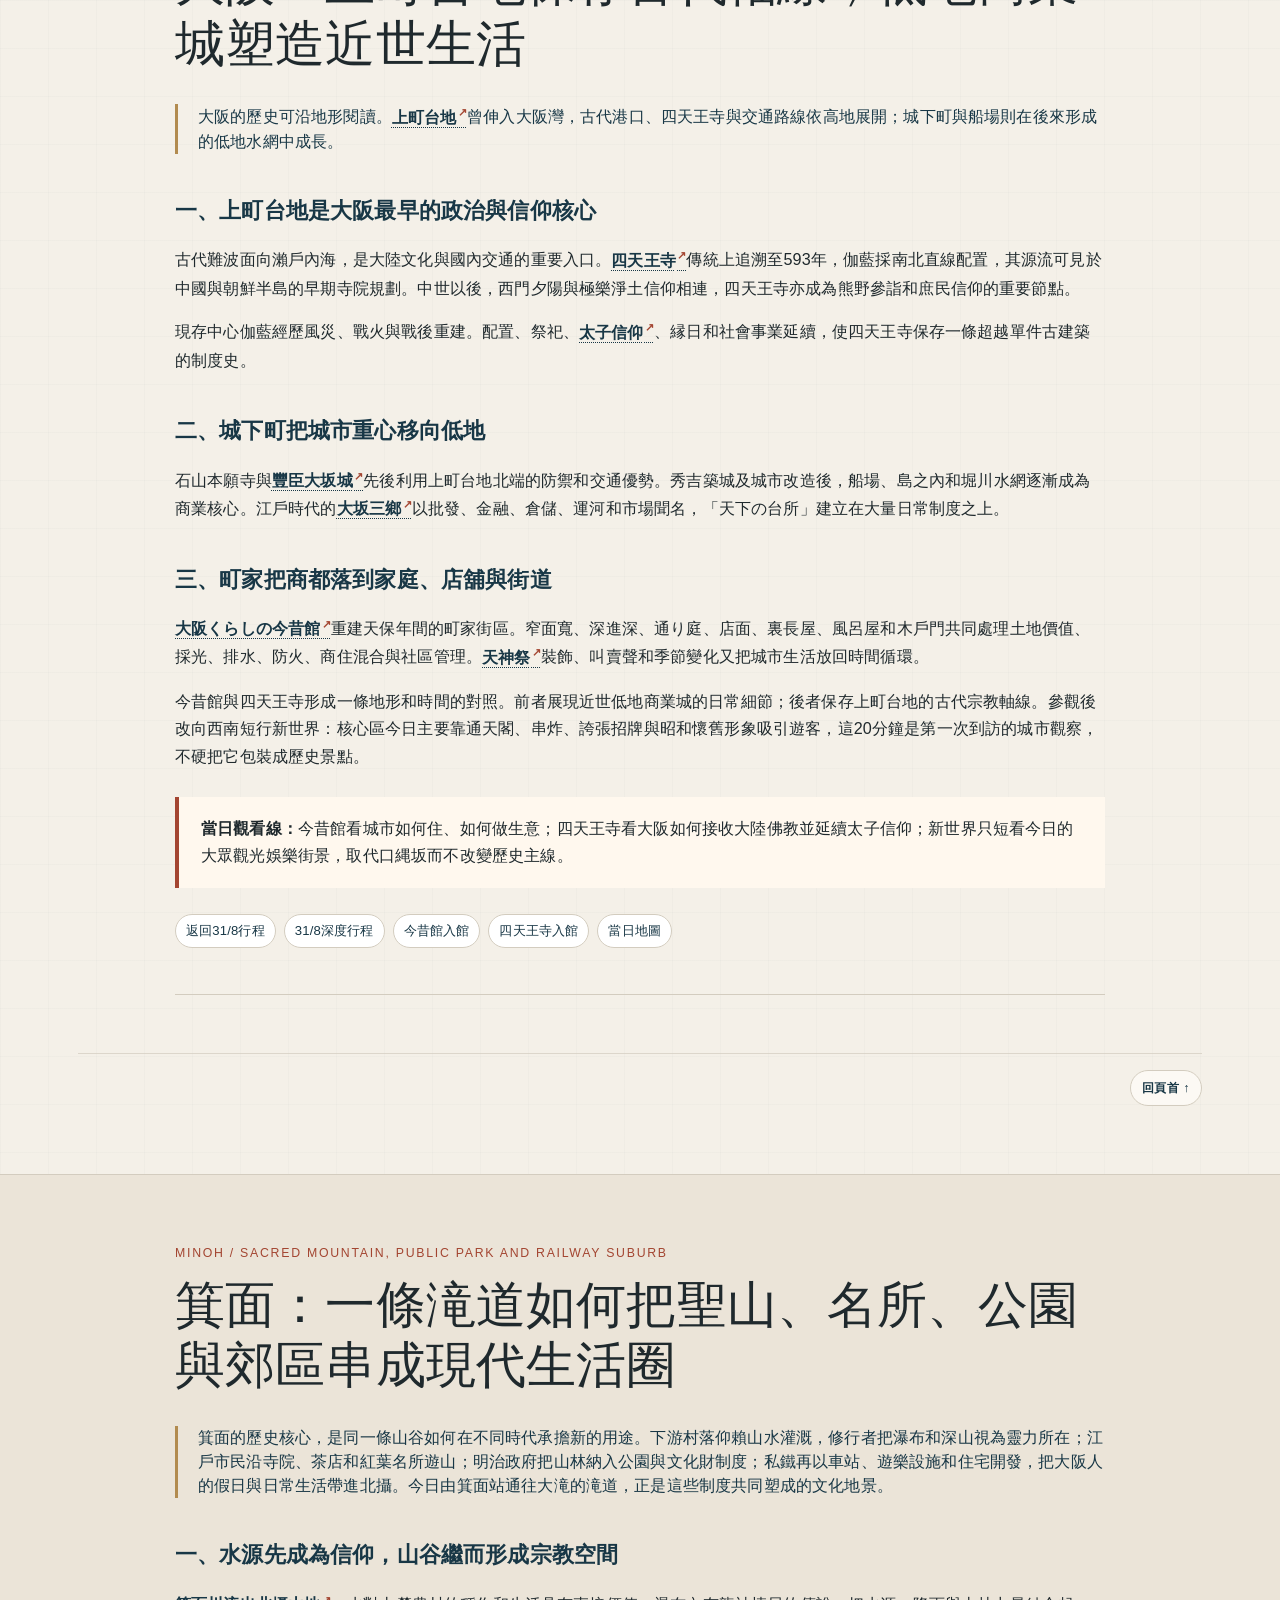
<file: culture.html>
<!doctype html>
<html lang="zh-Hant"><head><meta charset="utf-8"><meta name="viewport" content="width=device-width,initial-scale=1">
<title>文化筆記｜2026 關西晚夏</title><meta name="description" content="由城市形成、宗教制度、商業網絡、工藝生產與近代都市化，閱讀奈良、堺、神戶、大阪與箕面。">
  <!-- social-meta:start -->
    <meta name="theme-color" content="#183746">
    <meta name="apple-mobile-web-app-title" content="關西晚夏">
    <meta name="apple-mobile-web-app-capable" content="yes">
    <link rel="apple-touch-icon" sizes="180x180" href="apple-touch-icon.png">
    <link rel="icon" type="image/png" href="apple-touch-icon.png">
    <link rel="manifest" href="manifest.webmanifest">
    <link rel="canonical" href="https://davetwchiu.github.io/kansai-late-summer-2026/culture.html">
    <meta property="og:type" content="website">
    <meta property="og:locale" content="zh_HK">
    <meta property="og:site_name" content="關西晚夏旅程誌">
    <meta property="og:title" content="文化筆記｜2026 關西晚夏">
    <meta property="og:description" content="由城市形成、宗教制度、商業網絡、工藝生產與近代都市化，閱讀奈良、堺、神戶、大阪與箕面。">
    <meta property="og:url" content="https://davetwchiu.github.io/kansai-late-summer-2026/culture.html">
    <meta property="og:image" content="https://davetwchiu.github.io/kansai-late-summer-2026/assets/images/social-preview.png">
    <meta property="og:image:type" content="image/png">
    <meta property="og:image:width" content="1200">
    <meta property="og:image:height" content="630">
    <meta property="og:image:alt" content="2026 關西晚夏旅程誌">
    <meta name="twitter:card" content="summary_large_image">
    <meta name="twitter:title" content="文化筆記｜2026 關西晚夏">
    <meta name="twitter:description" content="由城市形成、宗教制度、商業網絡、工藝生產與近代都市化，閱讀奈良、堺、神戶、大阪與箕面。">
    <meta name="twitter:image" content="https://davetwchiu.github.io/kansai-late-summer-2026/assets/images/social-preview.png">
    <!-- social-meta:end --><link rel="stylesheet" href="assets/style.css"><script defer src="assets/site.js"></script><style>.essay a.term-link{font-weight:600;text-decoration-style:dotted;text-decoration-thickness:.08em}.essay a.term-link::after{content:"↗";font-size:.68em;vertical-align:super;margin-left:.12em;color:var(--vermilion)}</style></head>
<body><a class="skip-link" href="#main">跳到主要內容</a><header class="site-header"><div class="wrap header-row"><a class="brand" href="index.html"><span class="brand-mark">旅</span><span class="brand-copy"><strong>關西晚夏旅程誌</strong><span>Osaka base · 26 Aug–2 Sep 2026</span></span></a><button class="nav-toggle" type="button" aria-expanded="false" aria-controls="primary-nav">選單</button><nav id="primary-nav" class="nav" aria-label="主要導覽"><a href="index.html">首頁</a><a href="daily.html">每日行程</a><a href="deep-itinerary.html">深度行程</a><a aria-current="page" href="culture.html">文化筆記</a><a href="museums.html">入館筆記</a><a href="food.html">餐飲</a><a href="maps.html">地圖</a></nav></div></header><main id="main">
<section class="page-hero has-art" style="--page-art:url('images/culture-layers-editorial.webp')"><div class="wrap"><div class="eyebrow">Cities before sights</div><h1>文化筆記</h1><p>先理解各城如何形成，再走進寺院、博物館、工房、酒藏與街道。王都、海運、商業、工藝與私鐵，構成這八日所見的關西歷史層次。文中帶底線的歷史名詞可開啟外部資料。</p></div></section>
<section class="section"><div class="wrap"><div class="section-heading"><div class="label">Historical frame</div><div><h2>五個地方，五種城市形成方式</h2><p>這趟旅程由大阪出發，穿越關西幾種很不同的歷史空間。奈良由王都轉成寺社城市；堺靠海運、商人自治與製造業成長；神戶把古代港口、近世酒造帶和近代開港城市疊在一起；大阪由上町台地向低地商業城擴張；箕面則把山岳信仰、近郊遊覽和鐵路郊區化接成一條線。</p></div></div>
<nav class="quick-nav" aria-label="文化筆記捷徑"><a href="#regional-network">地域網絡</a><a href="#nara">奈良</a><a href="#sakai">堺</a><a href="#kobe">神戶</a><a href="#carpentry">大工技術</a><a href="#nada">灘酒</a><a href="#osaka">大阪</a><a href="#minoh">箕面</a></nav>
<div class="relation-guide" aria-label="跨地域歷史線"><div><strong>古代宗教</strong><span>奈良的國家寺院與難波的港口佛教，同屬王權向外吸收知識的網絡。</span></div><div><strong>海運市場</strong><span>堺、兵庫津、灘五鄉與大阪靠瀨戶內航路、批發市場和職人工藝往來。</span></div><div><strong>近代私鐵</strong><span>大阪人口、資本與休閒需求沿鐵路北移，推動箕面郊區化。</span></div></div>
<div class="storyline"><a href="#nara"><strong>古代王都</strong><span>政治中心消失後，寺院保存制度、知識與城市人口。</span></a><a href="#sakai"><strong>中世港市</strong><span>交易信用、茶湯與金工在自治商都內互相滋養。</span></a><a href="#kobe"><strong>港口都市</strong><span>兵庫津、灘酒與開港後神戶構成三層生產史。</span></a><a href="#osaka"><strong>台地與低地</strong><span>古代信仰軸線、城下町與町家生活共享同一地形。</span></a></div>
</div></section>

<section class="section alt" id="regional-network"><div class="wrap">
  <div class="regional-thesis">
    <div class="thesis-lead">
      <div class="kicker">Regional network / movement of people, capital and technique</div>
      <h2>四條真正跨越城市邊界的歷史線</h2>
      <p>古代的國家與宗教網絡、中世港市的商業信用、近世大阪灣的生產與物流，以及近代私鐵帶動的郊區化，分別把旅程中的城市接起。它們發生於不同年代，作用方式也各有不同。</p>
      <div class="contextual-links"><a href="index.html#main">回到全程圖譜</a><a href="deep-itinerary.html">按日期閱讀</a></div>
    </div>
    <div class="history-spine">
      <article class="history-layer"><div class="layer-date">Ancient court and religious network</div><h3>奈良與難波：國家、港口與佛教知識</h3><p>平城京以律令首都尺度配置宮城與寺院；難波則面向瀨戶內海和大陸航路。僧侶、經典、工匠、建築技術和物資沿政治與宗教網絡流動。奈良的大寺院保存這套制度，四天王寺則讓大阪保留另一條古代佛教與港口軸線。</p></article>
      <article class="history-layer"><div class="layer-date">Medieval commerce and autonomy</div><h3>堺把海運、信用與器物判斷變成城市能力</h3><p>中世堺位於攝津、河內、和泉交界，以港口、環濠與商人組織累積跨地域信用。海外器物、茶湯、火器與金工共享同一個商業環境；商品需要採購、分工、品質識別與市場。這些能力後來被統一政權收編，也持續流入大坂。</p></article>
      <article class="history-layer"><div class="layer-date">Early-modern metropolitan region</div><h3>大阪放大市場，神戶沿海岸形成生產走廊</h3><p>豐臣築城與江戶時代水網令大阪成為批發、金融、倉儲與消費中心。西面的兵庫津、灘五鄉與沿岸交通供應港口、酒和工業產品；南面的堺繼續提供專門工藝。城市分工跨越今日行政邊界。</p></article>
      <article class="history-layer"><div class="layer-date">Modern railway urbanism</div><h3>大阪的人口與資本沿私鐵進入北攝</h3><p>1910年箕面有馬電氣軌道開通，把瀑布、寺院和紅葉名所轉成可大量到達的郊遊目的地，同時推動櫻井等住宅區。大阪市中心、北攝住宅、鐵路消費與周末休閒由此組成近代生活圈。</p></article>
    </div>
  </div>
  <div class="culture-map" aria-label="五地文化角色">
    <article class="culture-place"><div class="place-era">Capital → temple city</div><h3>奈良</h3><p>王都政治退場後，大寺院維持制度、儀式、學問、工匠與門前人口。</p><a href="#nara">進入奈良章 →</a></article>
    <article class="culture-place"><div class="place-era">Autonomous port</div><h3>堺</h3><p>海外交易與城市自治孕育茶湯、金工、火器及高密度商人文化。</p><a href="#sakai">進入堺章 →</a></article>
    <article class="culture-place"><div class="place-era">Port + production</div><h3>神戶</h3><p>兵庫津、六甲山麓酒造與近代開港城市疊成三層歷史。</p><a href="#kobe">進入神戶章 →</a></article>
    <article class="culture-place"><div class="place-era">Plateau + lowland</div><h3>大阪</h3><p>上町台地保存古代宗教軸線，低地水網放大城下町與商都生活。</p><a href="#osaka">進入大阪章 →</a></article>
    <article class="culture-place"><div class="place-era">Sacred site → suburb</div><h3>箕面</h3><p>宗教山水、江戶名所、近代公園與私鐵住宅沿同一條滝道展開。</p><a href="#minoh">進入箕面章 →</a></article>
  </div>
</div></section>

<section class="section alt" id="nara"><div class="wrap"><article class="essay culture-depth"><div class="kicker">Nara / capital after the capital</div><h2>奈良：王都退場後，寺院接管了城市時間</h2><p class="pullquote">奈良最重要的歷史轉折，發生在遷都之後。政治中心移走，城市卻沒有隨宮廷一同消失。<a class="term-link" href="https://www.todaiji.or.jp/history/" target="_blank" rel="noopener noreferrer" title="東大寺官方寺史">東大寺</a>、<a class="term-link" href="https://www.kohfukuji.com/" target="_blank" rel="noopener noreferrer" title="興福寺官方沿革">興福寺</a>、<a class="term-link" href="https://gangoji-tera.or.jp/read/history.html" target="_blank" rel="noopener noreferrer" title="元興寺官方沿革">元興寺</a>等大寺院繼續掌握土地、僧團、學問、法會、工匠與門前人口，使舊都逐步轉化為「南都」。奈良因此保存了兩種城市時間：短暫而規整的王都，以及延續千年以上的寺院城市。</p>
<h3>一、平城京留下國家規劃的城市骨架</h3>
<p>710年建立的<a class="term-link" href="https://www.city.nara.lg.jp/site/world-heritage/88528.html" target="_blank" rel="noopener noreferrer" title="奈良市：平城宮跡與平城京">平城京</a>，依照律令國家的尺度配置宮城、朱雀大路、條坊街區與大寺院。城市空間將天皇、官署、貴族宅第、市場與宗教機構安排進同一套秩序，顯示八世紀日本如何以中國都城制度塑造中央集權國家。</p>
<p>784年遷都長岡京後，宮殿與官署失去功能，平城宮一帶逐漸衰落。東部外京與大寺院周邊卻仍然有人居住、工作、參拜和交易。寺院需要修造殿堂、製作佛像、抄寫經典、舉行法會，也吸引僧侶、工匠、商人、旅人與門前居民。奈良的城市重心由宮城轉向寺社，空間秩序亦由行政首都轉成宗教城市。</p>
<p>「古都奈良」因此包含兩種面貌。<a class="term-link" href="https://www.city.nara.lg.jp/site/world-heritage/88528.html" target="_blank" rel="noopener noreferrer" title="奈良市：平城宮跡">平城宮跡</a>保存王都的幾何秩序；奈良公園以東的大寺院區，則呈現遷都後長期形成的南都社會。這次行程集中後者，因為<a class="term-link" href="https://www.narahaku.go.jp/" target="_blank" rel="noopener noreferrer" title="奈良國立博物館官方網站">奈良國立博物館</a>、東大寺與<a class="term-link" href="https://isuien.or.jp/garden" target="_blank" rel="noopener noreferrer" title="依水園官方庭園介紹">依水園</a>都位於這條東部文化軸線上。</p>
<h3>二、南都寺院組成另一套城市秩序</h3>
<p>南都寺院並非孤立的宗教建築。它們同時是學術機構、土地管理者、工藝委託人、儀式中心和政治勢力。僧侶研究經論、培養宗派學問；寺院管理莊園與物資；工房製作佛像、佛畫、法具和建築構件；大型法會則帶動住宿、布施、飲食、交通和門前交易。</p>
<p>東大寺代表國家佛教的巨大規模。聖武天皇推動盧舍那大佛工程，動員全國的銅、木材、燃料、運輸、工匠與勞力，把宗教願望轉化成國家工程。東大寺其後經歷燒毀、重建與修補，詳細歷史、華嚴思想、建築和造像技法另見<a class="term-link" href="todaiji.html" title="東大寺特別專頁">「東大寺特別專頁」</a>。</p>
<p><a class="term-link" href="https://www.kohfukuji.com/" target="_blank" rel="noopener noreferrer" title="興福寺官方沿革">興福寺</a>則與藤原氏及春日社關係密切。寺院與神社共同形成龐大的宗教和政治網絡，在中世大和具有很強的影響力。寺社勢力參與土地管理、地方秩序與武力衝突，顯示南都佛教早已超出殿堂內的禮拜活動。</p>
<p><a class="term-link" href="https://gangoji-tera.or.jp/read/history.html" target="_blank" rel="noopener noreferrer" title="元興寺官方沿革">元興寺</a>承接飛鳥寺傳統，後來寺域逐漸分解，部分土地轉化成今日奈良町的街區。這段歷史尤其能說明奈良城市的延續方式：寺院範圍可以縮小，寺地、道路、町屋與居民生活仍會留下前代空間的痕跡。</p>
<p><a class="term-link" href="https://www.todaiji.or.jp/history/" target="_blank" rel="noopener noreferrer" title="東大寺官方寺史：治承四年南都燒討與重建">1180年的南都燒討</a>以及其後多次戰火，使毀壞與重建成為整個奈良寺院文化的共同經驗。今日所見的殿堂、佛像和街道往往來自不同年代。奈良的歷史價值，正在於各時代如何以當時的技術、財力與信仰需要，接續已經殘缺的前代遺產。</p>
<h3>三、博物館把寺寶轉化成近代公共知識</h3>
<p>明治初年推行神佛分離，寺領、制度與財政結構急劇改變。部分寺院失去收入，佛像、佛畫和法具亦面臨散失與破壞。其後形成的<a class="term-link" href="https://www.bunka.go.jp/seisaku/bunkazai/shokai/gaiyo/index.html" target="_blank" rel="noopener noreferrer" title="文化廳：日本文化財保護制度概要">文化財保護制度</a>，逐步把寺院所藏物件納入調查、分類、指定、修復與公開展示。</p>
<p><a class="term-link" href="https://www.narahaku.go.jp/" target="_blank" rel="noopener noreferrer" title="奈良國立博物館官方網站">奈良國立博物館</a>正是這種近代轉換的重要場域。原本分屬不同寺院、宗派和儀式的物件，在展櫃內被按年代、材料、風格和題材重新排列。宗教物件由此同時成為國家文化財、美術史證據與公共教育材料。</p>
<p>這種保存方式帶來清楚的觀看條件。展櫃讓觀眾近距離比較佛像的木材接合、衣紋、殘彩和截金，也能把原本分散各地的佛畫並置研究。然而，博物館亦抽走了香火、誦經、昏暗光線、禮拜方向與殿堂尺度。上午在<a class="term-link" href="https://www.narahaku.go.jp/exhibition/special/202607_nantobutsuga/" target="_blank" rel="noopener noreferrer" title="奈良國立博物館：南都仏画特展">「南都仏画」特展</a>與<a class="term-link" href="https://www.narahaku.go.jp/about/guide/butsuzo/" target="_blank" rel="noopener noreferrer" title="奈良國立博物館佛像館介紹">佛像館</a>觀看作品，下午走進東大寺，正好把博物館提供的視覺知識重新放回宗教空間。</p>
<p>奈良國立博物館與南都寺院因此提供兩種互補證據。博物館回答作品如何被分類、保存和比較；寺院則顯示物件原本如何服務禮拜、法會、權威與共同體記憶。</p>
<h3>四、依水園把寺院城市轉化成古都風景</h3>
<p><a class="term-link" href="https://isuien.or.jp/garden" target="_blank" rel="noopener noreferrer" title="依水園官方庭園介紹">依水園</a>的前園形成於江戶時代，後園則主要建於明治時期。兩座庭園反映不同年代的生活與審美，亦把奈良的寺院、山麓和城市景觀納入私人空間。</p>
<p>後園借入若草山、春日山與東大寺南大門一帶的輪廓。人在園內移動時，池水、樹木、茶室與遠方寺院屋頂被整理成連續畫面。原本屬於宗教、交通和日常生活的城市景觀，經過庭園設計後，成為可停步、框取和欣賞的「古都」。</p>
<p>這種觀看方式反映奈良進入近世與近代後的另一層轉變。寺院仍然舉行法會，居民仍在城市生活；與此同時，收藏家、園主、學者與旅人開始把奈良視為歷史景觀和審美對象。今日遊人眼中的「奈良風景」，很大程度上延續了這套後來形成的觀看方法。</p>
<div class="interpret-box"><strong>當日觀看線：</strong>奈良國立博物館看宗教物件如何被保存、分類與比較；東大寺看寺院制度如何佔據空間、動員資源並反覆重建；依水園看後世如何把寺院城市轉化成私人審美與古都風景。<br><br>平城京留下國家規劃的骨架；南都寺院維持宗教、知識與城市生活；近代博物館、庭園與文化財制度，再把這些遺產整理成今日所見的古都。</div>
<div class="contextual-links"><a href="daily.html#d0827">返回27/8行程</a><a href="deep-itinerary.html#nara">27/8深度行程</a><a href="museums.html#nara-museum">奈良國博入館</a><a href="museums.html#todaiji">東大寺入館</a><a href="todaiji.html">東大寺特別專頁</a><a href="maps.html#d0827">當日地圖</a></div></article></div></section>

<section class="section" id="sakai"><div class="wrap"><article class="essay culture-depth"><div class="kicker">Sakai / port, credit, manufacture</div><h2>堺：邊界港市如何把交易、器物與工藝變成城市能力</h2><p class="pullquote">「堺」一名通常解釋為攝津、河內與和泉三國之界。這個邊界位置沒有令城市變得偏遠，反而接通大阪灣、瀨戶內海航路與多條陸路。中世堺由此成為人、貨物、情報與信用交會的港市。港口帶來海外器物和金屬原料；商人組織維持交易；茶人判斷器物與人情；工匠再把訂單轉成火器、刃物及其他商品。</p>
<h3>一、自治來自商人集體管理城市的能力</h3>
<p>十五至十六世紀的堺參與遣明貿易與南蠻貿易。富商被稱為<a class="term-link" href="https://www.city.sakai.lg.jp/kanko/rekishi/bunkazai/bunkazai/isekishokai/kangotoshi.html" target="_blank" rel="noopener noreferrer" title="堺市：堺環濠都市遺跡與會合衆、納屋衆">會合衆、納屋衆</a>，他們透過會議、財力、信用與人脈處理祭禮、交易秩序、城市設施和對外協商。</p>
<p>這種自治沒有現代主權國家的含義。堺仍處於守護、寺社、三好氏、織田信長及豐臣秀吉等權力之間；商人集團的本事，在於透過談判和集體決策，為城市爭取相當大的行動空間。</p>
<p>今日<a class="term-link" href="https://www.city.sakai.lg.jp/kanko/rekishi/bunkazai/bunkazai/tenjikai/chanoyu/kaisho.html" target="_blank" rel="noopener noreferrer" title="堺市：會合衆的會所、書院跡">開口神社</a>南側的發掘尤其重要。中世時，這裡屬堺南莊鎮守與神宮寺範圍。會合衆很可能在社寺的會所討論祭禮、政治和經濟事務。1535年的修築捐款名單中，亦見武野紹鷗和千與四郎——後來的千利休——之名。宗教空間、城市會議、商人捐獻與茶人網絡在同一地點重疊，正是堺自治文化的具體形態。</p>
<h3>二、地下遺跡比「東洋威尼斯」的稱號更可靠</h3>
<p>今日所見的堺舊市街，大部分地面建築未能直接追溯至戰國黃金期；城市地下卻保存了更完整的證據。<a class="term-link" href="https://www.city.sakai.lg.jp/kanko/rekishi/bunkazai/bunkazai/isekishokai/kangotoshi.html" target="_blank" rel="noopener noreferrer" title="堺市：堺環濠都市遺跡">堺環濠都市遺跡</a>範圍廣闊，發掘時可見多層火災燒土、屋敷分界、水井、器物及大量陶瓷。</p>
<p>這些燒土層記錄堺反覆遭受火災、戰亂並重新整地建城的過程。出土的中國陶瓷、日本各地茶陶及生活器具，亦證明海外貿易與器物消費確實深入城市生活。堺的繁榮由港口、倉儲、商家、工房和高密度消費共同構成，遠比一個浪漫稱號複雜。</p>
<p>豐臣秀吉在1580年代加強控制堺，命令填濠、設置代官並收編城市政治。考古資料顯示，秀吉介入後建築密度和器物數量仍有增加。真正造成大規模破壞的是1615年大坂夏之陣前後的火災。江戶幕府其後以「元和之町割」重整街區。今日大道筋、宿院、材木町和北旅籠一帶的城市骨架，主要來自這次近世重建。</p>
<h3>三、茶湯把商業判斷轉化成器物與空間秩序</h3>
<p>堺商人長期接觸唐物、南蠻貨、陶瓷和跨地域情報。茶會需要選器、辨物、安排座次、管理時間、理解贈答含義，也要求主人準確判斷客人的身分和關係。這些能力與商業信用、貨物鑑定和談判習慣共享同一種細密眼光。</p>
<p><a class="term-link" href="https://www.city.sakai.lg.jp/kanko/sakai/keisho/senjintachi/sonota.html" target="_blank" rel="noopener noreferrer" title="堺市：武野紹鷗等堺先人">武野紹鷗</a>在堺推動侘茶，影響今井宗久和千利休等人。<a class="term-link" href="https://www.city.sakai.lg.jp/kanko/sakai/keisho/senjintachi/sennorikyu.html" target="_blank" rel="noopener noreferrer" title="堺市：千利休">千利休</a>出身堺富裕商家，先學東山風茶湯，再師從紹鷗。他後來服務織田信長與豐臣秀吉，把堺町衆的器物判斷、空間控制和交際技術帶入統一政權的政治舞台。</p>
<p>利休茶室的價值可以從尺度閱讀。小間、躙口、床之間、爐位、座次和視線共同限制人的姿勢與行動。空間愈小，主客之間每個動作愈清楚。器物的選擇、放置和使用順序也由此獲得更高密度的意義。</p>
<p>考古資料顯示，茶湯在堺的社會基礎比幾位著名茶人更廣。環濠都市遺址出土大量茶陶，部分更可能是特別訂製品。商人以至一般町人都參與茶湯，令它成為一種城市生活技術，而非少數武將的孤立嗜好。</p>
<h3>四、利休與晶子顯示堺如何重新書寫自身</h3>
<p><a class="term-link" href="https://sakai-rishonomori.com/" target="_blank" rel="noopener noreferrer" title="さかい利晶の杜官方網站">さかい利晶の杜</a>把千利休與與謝野晶子並置。兩人相距約三百年，社會環境和創作媒介亦完全不同。這種並置反映現代堺如何選擇代表人物，將中世商都的茶湯與近代城市的文學、出版和教育放在同一套地方記憶中。</p>
<p>晶子出身堺的和菓子商家駿河屋。她由地方商家女兒進入東京的《明星》文學圈，透過短歌、詩、評論、古典翻譯、書籍裝幀和教育活動建立公共身分。館內若只把她讀成《亂髮》作者，會錯過她如何利用出版網絡、視覺設計、夫妻協作和長期寫作，參與近代知識生產。</p>
<p>利休和晶子共享的地方特質，不在於某種固定的「堺精神」。兩人都生於商業家庭，也都善於使用當代媒介：利休以器物、茶室和身體規矩組織經驗；晶子以文字、雜誌、書籍和公共論述建立讀者。現代紀念館再把兩種媒介整理成城市文化資產。</p>
<h3>五、火器製造依靠工藝、訂單與城市供應網</h3>
<p>火繩槍傳入日本後，堺憑藉金工基礎、港口運輸、材料採購、商人資本和龐大訂單成為重要生產地。製槍需要把鐵板鍛接成筆直槍管，控制內徑、耐壓和點火結構；同時又需要槍床、金具、象眼和最後裝配。</p>
<p>鐵炮鍛冶通常兼任生產管理者。他們製作槍管，也向「下職」訂購其他部件，管理規格、帳簿、交貨及品質。<a class="term-link" href="https://www.sakai-tcb.or.jp/feature/detail/84" target="_blank" rel="noopener noreferrer" title="堺觀光指南：鉄炮鍛冶屋敷">鉄炮鍛冶屋敷</a>保存的井上關右衛門家住宅與二萬多件文書，使這套制度可以由訂單、帳簿、圖面和實際空間互相核對。</p>
<p>井上家在江戶時代較後期才加入鐵炮業，後來憑技術和經營能力擴大生產。1842年的記錄顯示，堺鐵炮鍛冶與全國239藩有交易，井上家更佔重要份額。這說明太平時代的火器需求沒有簡單消失；大名、旗本及各藩仍需要新製、更新、修理和特別訂造。</p>
<h3>六、堺刃物把分工制度延續到料理世界</h3>
<p>堺的金工背景可追溯至更早年代；今日料理包丁產業的直接脈絡，主要由十六世紀後半的煙草包丁發展。煙草種植增加後，需要能把葉片切得細而均勻的專用刀。堺包丁因切味受重視，江戶幕府後來准許使用「堺極」印記，品質聲譽由此傳至全國。</p>
<p><a class="term-link" href="https://www.city.sakai.lg.jp/kanko/sakai/keisho/dentosangyo/sakaiuchihamono.html" target="_blank" rel="noopener noreferrer" title="堺市：堺打刃物">堺打刃物</a>的核心是分業。鍛造職人把軟鐵「地金」與硬鋼「刃金」加熱鍛接成刀胚；刃付職人利用多種砥石修正形狀、厚薄、歪曲和刃線；柄付職人再裝柄並調整重心。刃付本身已有十多道工序。一把刀的品質由多人接力完成，需要每一站都理解前後工序能承受多少誤差。</p>
<p>這套制度與鉄炮製造有相通之處：專門者分工、商家整合訂單、品質由工序交接累積。兩者的用途、技術細節和市場制度各自不同，卻共同顯示堺擅長把分散工房組成可靠的生產網絡。</p>
<h3>七、刃物以外，堺仍是一座多種專門產業並存的城市</h3>
<p>堺伝匠館同時展示注染、和晒、線香、鯉幟等產業。堺亦發展過昆布加工、地毯和自行車製造。這些產業的年代與技術來源不同，毋須勉強歸入單一古老傳統；它們共享的條件包括大阪灣市場、材料流通、家業工房、專門分工及鄰近大城市的消費需求。</p>
<h3>八、由宿院走到七道，是由城市象徵進入生產現場</h3>
<p>當日路線由宿院向北推進。利晶之杜先看現代堺如何以利休和晶子描述自己；大道筋、阪堺線和環濠地形提供城市骨架；堺伝匠館把刃物及其他產業整理成可觀看的工序；鉄炮鍛冶屋敷則走進真實町家，閱讀生產、交易和居住如何共用同一空間。</p>
<p>這條路線由人物、器物和城市形象，逐步進入分工、帳簿、屋敷和街區。堺的歷史價值最終落在一種城市能力：它能從遠方取得材料和情報，組織商人與工匠，判斷器物品質，再把產品送往更廣大的市場。</p>
<div class="interpret-box"><strong>當日觀看線：</strong>先看港市如何記憶自己；再看工藝如何靠分工、帳簿與家業空間運作。大道筋與阪堺線是連接各層歷史的城市脊骨。</div>
<div class="contextual-links"><a href="daily.html#d0828">返回28/8行程</a><a href="deep-itinerary.html#sakai">28/8深度行程</a><a href="museums.html#risho">利晶之杜</a><a href="museums.html#cut">堺伝匠館</a><a href="museums.html#teppo">鉄炮鍛冶屋敷</a><a href="maps.html#d0828">當日地圖</a></div></article></div></section>

<section class="section alt" id="kobe"><div class="wrap"><article class="essay culture-depth"><div class="kicker">Kobe / three ports in one city</div><h2>神戶：古代港、近世生產帶與近代開港城市重疊而成</h2><p class="pullquote">神戶的城市史早於1868年開港。<a class="term-link" href="https://www.city.kobe.lg.jp/e90232/kuyakusho/hyogoku/shoukai/rekishi/history_3.html" target="_blank" rel="noopener noreferrer" title="神戶市文書館：大輪田泊、兵庫津與神戶港史">大輪田泊與兵庫津</a>連接瀨戶內海交通；六甲山南麓孕育水車工業和酒造；條約港開放後，新神戶才在東側迅速建成。</p>
<h3>一、兵庫津是近代神戶的前史</h3><p>古代的大輪田泊已與中國大陸及朝鮮半島交流。平安末期，<a class="term-link" href="https://www.city.kobe.lg.jp/a09222/kosodate/lifelong/toshokan/furusato/kiyomori_kobe/index.html" target="_blank" rel="noopener noreferrer" title="神戶市：平清盛與神戶">平清盛</a>修築<a class="term-link" href="https://www.city.kobe.lg.jp/a09222/kosodate/lifelong/toshokan/furusato/kiyomori_kobe/index.html" target="_blank" rel="noopener noreferrer" title="神戶市：經ヶ島築造">經ヶ島</a>，強化港灣功能。中世至江戶時代，港口以「兵庫津」之名成為<a class="term-link" href="https://kobe-rekishiisan.city.kobe.lg.jp/history/kinsei/" target="_blank" rel="noopener noreferrer" title="神戶歷史遺產：西國街道與兵庫津">西國街道</a>與海運要衝；西廻航路發展後，廻船問屋、<a class="term-link" href="https://kobe-rekishiisan.city.kobe.lg.jp/history/kinsei/" target="_blank" rel="noopener noreferrer" title="神戶歷史遺產：北前船與海運">北前船</a>與商人資本進一步擴大。</p>
<p><a class="term-link" href="https://www.city.kobe.lg.jp/a74134/kurashi/access/harbor/rekishi.html" target="_blank" rel="noopener noreferrer" title="神戶市：神戶港開港史">1868年開港</a>後，外國人居留地、商館、鐵路、造船和工業把城市重心向東推展。三宮、舊居留地和北野代表這一層近代國際都市；兵庫津與灘酒則保存較早的海運和生產歷史。這次路線由新神戶出發，再向東灘酒造地帶移動，會經過城市形成的不同年代。</p>
<h3>二、六甲山與海岸之間形成生產走廊</h3><p>六甲山地提供急流、水源、木材與山麓空間，海岸則接通大阪灣和江戶航路。近世的酒造、製油、素麵等產業利用水車動力和交通網絡，在山與海之間形成狹長生產帶。後來鐵路、工廠、填海和住宅進入，同一地帶遂出現住居、工業、物流與酒藏混合的景觀。</p>
<p><a class="term-link" href="https://www.dri.ne.jp/" target="_blank" rel="noopener noreferrer" title="人與防災未來中心：阪神・淡路大震災資料">1995年阪神・淡路大震災</a>重創港口、街區與酒藏。快速復產及重建成為神戶近代史另一章。今日酒造資料館常以舊藏工具、重建建築和企業檔案保存震災前後的連續性。</p>
<div class="interpret-box"><strong>城市觀看線：</strong>竹中大工道具館位於新神戶的現代文化設施區；灘五鄉位於山麓與海岸之間的歷史生產帶；晚餐返回三宮，回到開港後形成的都市核心。</div></article></div></section>

<section class="section" id="carpentry"><div class="wrap"><article class="essay culture-depth"><div class="kicker">Kobe / craft knowledge in a modern institution</div><h2>大工技術：木材、尺度與身體知識如何進入博物館</h2><p class="pullquote">日本木造建築的精密，來自一套把材料判斷、幾何規則、工具操作與工班協作結合起來的知識系統。<a class="term-link" href="https://www.dougukan.jp/" target="_blank" rel="noopener noreferrer" title="竹中大工道具館官方網站">竹中大工道具館</a>由現代建設企業創設，收藏範圍也不限於舊工具。它保存工具背後的人、身體經驗、工作語言，以及由此形成的建築文化。</p>
<h3>一、木造建築如何孕育專門大工</h3>
<p>古代寺院、宮殿與大型門樓需要大量木材、長距離運輸、複雜結構和多人施工。建築規模增加，大工的工作亦逐步分化：有人判斷木材，有人放樣和加工，有人處理屋架、斗栱、門窗或表面修整。寺社、住宅、茶室與城市町家對尺度、材料和外觀各有要求，遂形成不同的技術傳統。</p>
<p>棟梁處於這套制度的中心。他既要掌握工具，也要讀圖、選材、決定構件方向、安排加工次序，並協調大工、左官、瓦師、建具師等職人。大型木造建築的準確，依靠所有人使用共同基準和工作語言。</p>
<p>竹中大工道具館把「向棟梁學習」列為<a class="term-link" href="https://www.dougukan.jp/exhibition" target="_blank" rel="noopener noreferrer" title="竹中大工道具館：常設展展示構成">常設展</a>的重要主題，因為棟梁代表的遠超個人技巧。他負責把分散的專門知識、材料和人手組織成一座完整建築。</p>
<h3>二、尺度與墨付：先在木材上建立共同語言</h3>
<p>木構件在加工前，必須先確定基準。曲尺建立尺度與角度；墨壺和墨差把中心線、切割線和接合位置標在木材上；規矩術則處理屋架斜面、構件交角和其他立體幾何問題。圖紙上的形狀經過這些工序，才會變成鋸、鑿和鉋可以執行的指示。</p>
<p>精準來自整套工序：量度、木取、墨付、切割、開孔、試合、修整和組裝環環相扣。榫卯亦要同時處理受力、木材伸縮、安裝方向及日後維修。某一處稍有偏差，問題可能在組裝至較後階段才顯現。因此，大工必須知道自己正在加工哪一件構件，也要預見它與其他構件相遇時會發生甚麼。</p>
<p>工具在這裡具有語言作用。墨線讓不同職人共享同一基準；加工痕跡顯示工序是否完成；榫與孔的位置則記錄構件應如何組合。木造建築的幾何由圖紙開始，再逐步寫進每一件木材。</p>
<h3>三、木性與手感：天然材料不能只靠數字處理</h3>
<p>木材有纖維方向、節疤、含水量、軟硬和收縮差異。同一樹種的兩件木料也未必完全相同。大工需要按照木紋和用途決定構件方向、加工方法及工具狀態。鋸切、鑿削和鉋刨留下的表面各有分別，刃口角度、磨利程度和施力方式也會影響結果。</p>
<p>這些判斷部分可以量度，部分來自長期操作。聲音、阻力、刨屑厚度、木香、表面光澤和刃口觸感都提供回饋。所謂「手感」包含一連串可辨認的材料訊號；熟練大工能從訊號修正力度、方向和加工深度。</p>
<p>不同地方常用的木材和建築方法，也會塑造不同工具。館內把日本、中國和歐洲的大工工具並置，讓觀者看到工具形制與木材軟硬、使用姿勢和建築傳統之間的關係。工具由材料環境、建築需求和身體習慣共同形成。</p>
<h3>四、機械化以後：工具為何需要進入博物館</h3>
<p>優良手工具有一個矛盾：愈好用，愈會被反覆磨利和使用，最後逐漸耗損甚至消失。戰後建築業擴張，機械製材、預製構件與電動工具普及，傳統手工具的使用環境迅速收縮。工具一旦離開工地，與它相連的磨刃方法、操作姿勢、術語和判斷經驗也可能一同失傳。</p>
<p><a class="term-link" href="https://www.dougukan.jp/about_us" target="_blank" rel="noopener noreferrer" title="竹中大工道具館：理念、沿革與館藏">竹中大工道具館的沿革與理念</a>正是從這種危機出發。館方於1984年在神戶成立，把逐漸消失的大工道具視作文化遺產，透過收藏、研究、展示和教育傳給後世。館藏範圍包括工具、模型、古文書和視聽資料。保存的核心由工具延伸至使用工具的人、形成工具的鍛冶技術，以及工具最後造出的建築。</p>
<p>這也形成一個有意思的現代命題。建築業走向機械化、標準化和大型企業管理後，傳統手藝失去部分原有生產環境；現代建設企業再以博物館、研究和公共教育，把分散於工房與工地的知識重新整理成文化資源。技術在實際用途下降之後，獲得另一種公共生命。</p>
<p>博物館的工作因此帶有轉譯性。身體經驗難以直接收入展櫃，館方要借助模型、影片、實演、觸摸、聲音和氣味，讓觀者理解工具如何被握持、材料如何回應，以及一道工序為何需要多年訓練。</p>
<p>竹中大工道具館的重要之處，正在於它把模糊的「匠人精神」拆解成可觀察、可比較和可以學習的具體知識。</p>
<h3>五、館舍本身就是一件展品</h3>
<p>2014年遷到新神戶的館舍，把大部分空間置於地下，只在地面保留一層低矮建築，以減少砍伐原有樹木，並把六甲山麓的綠地引入室內。大型中庭把自然光帶進地下展廳，地面大堂則連接庭園與山景。</p>
<p>館舍的<a class="term-link" href="https://www.dougukan.jp/about_architecture" target="_blank" rel="noopener noreferrer" title="竹中大工道具館：館舍建築與傳統職人技術">建築設計</a>亦延續展示主題。建築骨架採用鋼筋混凝土和鋼材，館內可直接看見和觸摸的部分，則大量使用傳統職種完成，包括聚樂土漆喰、土壁、淡路燻瓦、杉木舟底天井、名栗木門和鍛造標示。</p>
<p>現代結構刻意收斂形態，木工、左官、瓦作和鍛冶的細節則成為空間主角。館舍由此示範一種共存方式：現代工程提供跨度、安全與環境控制；傳統技術負責尺度、觸感和表面表情。</p>
<p>參觀這座館時，可以把建築分成兩層閱讀。第一層是支撐空間的現代結構，往往隱藏在視線之外；第二層是人直接接觸的門、牆、瓦、天井和家具，保留職人的加工痕跡。博物館所講述的大工文化，因而沒有停留在展櫃內，它一直延伸到觀者腳下、頭頂和手邊。</p>
<div class="interpret-box"><strong>與下午灘酒的連接：</strong>上午的大工技術與下午的酒造屬於兩個領域，卻共享一個核心問題：如何在變化不定的天然材料中，建立可以反覆實現的品質。大工面對木紋、濕度、收縮和構件誤差；藏人面對米質、吸水、麴菌、酵母、溫度和時間。兩者都需要尺度、工具、分工和標準工序，也都保留難以完全寫成規則的感官判斷。上午看大工如何把木性轉成結構，下午再看酒造如何把米、水與微生物轉成穩定風味，便能把神戶這一天讀成兩套成熟生產文化的對照。</div>
<div class="contextual-links"><a href="daily.html#d0830">返回30/8行程</a><a href="deep-itinerary.html#kobe">30/8深度行程</a><a href="museums.html#takenaka">竹中入館筆記</a><a href="#nada">接續：灘酒</a></div></article></div></section>

<section class="section alt" id="nada"><div class="wrap"><article class="essay culture-depth">
<div class="kicker">Nada Gogō / early industrial ecosystem</div>
<h2>灘酒：風土如何被組織成一套近世工業系統</h2>
<p class="pullquote"><a class="term-link" href="https://www.nadagogo.ne.jp/heritage/" target="_blank" rel="noopener noreferrer" title="灘五鄉酒造組合：灘五鄉日本遺產與酒造歷史">灘五鄉</a>的力量，來自一整套彼此咬合的生產制度。水、米、冬季氣候與六甲山急流提供條件；杜氏與藏人把條件轉成可重複的技術；酒造家投入土地、酒藏、工具、燃料與週轉資本；酒樽、港口、樽廻船和江戶市場再把產品送往遠方。</p>

<h3>一、五鄉是一條沿海生產帶</h3>
<p>今日的<a class="term-link" href="https://www.nadagogo.ne.jp/history/" target="_blank" rel="noopener noreferrer" title="灘五鄉酒造組合：五鄉形成與歷史">灘五鄉</a>由東至西大致分為今津鄉、西宮鄉、魚崎鄉、御影鄉與西鄉，橫跨西宮市和神戶市沿岸。這個名稱經過多次地域重組；1828年，上灘再分成東、中、西三組，與下灘、今津合成當時的五鄉，其範圍後來再演變成今日分類。</p>
<p>這次行程由魚崎進入，再向西走入御影鄉。菊正宗、白鶴和福壽都集中於其中一段，實際看到的是整條灘五鄉生產帶中最密集的一區。沿途的河川、國道、阪神電車、住宅、工廠與大型酒造同時存在，顯示這裡至今仍是一個生產中的都市區域。</p>

<h3>二、江戶市場推動規模、穩定與信用</h3>
<p>十八世紀以後，灘逐步超越較早成名的池田和伊丹，成為江戶重要的清酒供應地。酒從上方向東運送，因而被稱為<a class="term-link" href="https://www.nadagogo.ne.jp/kudarizake/" target="_blank" rel="noopener noreferrer" title="灘五鄉酒造組合：下り酒的歷史">「下り酒」</a>。江戶人口龐大，消費量高，酒造家需要年復一年供應大量而品質穩定的產品。生產規模、品質判斷、包裝、運輸和商業信用遂成為同一套市場制度。</p>
<p><a class="term-link" href="https://www.nadagogo.ne.jp/heritage/" target="_blank" rel="noopener noreferrer" title="灘五鄉酒造組合：樽廻船與江戶運輸">樽廻船</a>把酒樽集中運往江戶，降低運輸時間和成本。樽本身亦參與酒質：以吉野杉側板和竹箍製成的酒樽，會在運送期間賦予酒液杉木香氣。灘酒因此連接六甲山麓、奈良吉野林業、沿海船運、江戶批發市場和城市飲食文化。</p>

<h3>三、自然條件要經過技術，才會成為優勢</h3>
<p>六甲山急流可以推動<a class="term-link" href="https://www.nadagogo.ne.jp/climate/" target="_blank" rel="noopener noreferrer" title="灘五鄉酒造組合：水車精米、宮水與寒造">水車精米</a>。水車比人力踏碓處理得更多，亦能提高精白程度，令酒造家擴大產量並更細緻地控制米粒外層成分。這項能源和機械優勢，是灘酒規模化的重要條件。</p>
<p>西宮一帶的<a class="term-link" href="https://www.nadagogo.ne.jp/climate/" target="_blank" rel="noopener noreferrer" title="灘五鄉酒造組合：宮水的水質與釀造作用">宮水</a>含有適合酵母繁殖和醪發酵的礦物成分。冬季寒冷與六甲颪則有助低溫發酵和衛生管理，形成灘酒著名的<a class="term-link" href="https://www.nadagogo.ne.jp/climate/" target="_blank" rel="noopener noreferrer" title="灘五鄉酒造組合：寒造與六甲山氣候">寒造</a>環境。</p>
<p>這些自然條件仍須由洗米、浸漬、蒸米、製麴、酒母、三段仕込み、醪和上槽等工序逐步接住。水質、氣候和地形提供可能，酒藏設備與人的判斷決定最終酒質。</p>
<p>上午在<a class="term-link" href="https://www.dougukan.jp/" target="_blank" rel="noopener noreferrer" title="竹中大工道具館官方網站">竹中大工道具館</a>所見的技術邏輯，到下午仍然適用。木工按木紋、含水率、聲音和阻力調整工具；藏人則按米的吸水、蒸米手感、麴的氣味、醪溫度和發酵速度調整操作。兩者都透過長期感官訓練，把天然材料的變化控制在可接受範圍內。</p>

<h3>四、丹波杜氏把季節勞動組織成技術制度</h3>
<p>灘酒造長期依靠由丹波等地在農閒期赴灘工作的<a class="term-link" href="https://www.nadagogo.ne.jp/climate/" target="_blank" rel="noopener noreferrer" title="灘五鄉酒造組合：丹波杜氏與藏人制度">丹波杜氏與藏人</a>。杜氏統籌整體酒質和生產節奏，藏人按職責處理釜場、麴室、酒母、醪、上槽、桶具和出貨。這種季節性流動令酒造家可以在寒造期間迅速集結大量熟練勞動力。</p>
<p>技術透過師徒、同鄉網絡、職位分工和每年重複的寒造傳承。<a class="term-link" href="https://www.nadagogo.ne.jp/heritage/" target="_blank" rel="noopener noreferrer" title="灘五鄉酒造組合：酒造唄與藏人勞動">酒造唄</a>亦具有實際作用：洗桶、酛摺、櫂入等工作各有節奏，歌聲幫助多人同步出力、計算時間，也維持封閉酒藏內的工作秩序。</p>
<p>杜氏傳統因此包含管理制度、勞動紀律和群體記憶。菊正宗展示的大量酒造用具，應連同使用它們的人、職位和工作節奏一併理解。</p>

<h3>五、酒藏建築與器具本身就是生產技術</h3>
<p>傳統灘酒藏常由前蔵與大蔵組成<a class="term-link" href="https://www.nadagogo.ne.jp/heritage/" target="_blank" rel="noopener noreferrer" title="灘五鄉酒造組合：重ね蔵與傳統酒藏建築">「重ね蔵」</a>，利用建築方向、厚牆、通風和六甲山冬季風調節內部環境。大型甑、木桶、半切桶、櫂、暖氣樽和壓榨工具，則把人的力量放大並分配到各道工序。</p>
<p>這些工具各自對應特定容積、重量、溫度、發酵階段和多人協作方式。<a class="term-link" href="https://www.kikumasamune.co.jp/kinenkan/about.html" target="_blank" rel="noopener noreferrer" title="菊正宗酒造記念館：灘酒造用具與館舍介紹">菊正宗酒造記念館</a>所藏的「灘の酒造用具」涵蓋精米、釀造、出貨、銷售、藏人生活和信仰儀式，讓人看到一座酒藏其實是一個完整的工作世界。</p>
<p><a class="term-link" href="https://www.hakutsuru.co.jp/community/shiryo/about/" target="_blank" rel="noopener noreferrer" title="白鶴酒造資料館：舊酒藏與展示工序">白鶴酒造資料館</a>保存一座大正初期建成、一直使用至1969年的實際酒藏。館內的樓層、工具和等身人形依照工序排列，最適合觀察米和人如何在建築內移動，以及每道工序為何需要特定空間。</p>

<h3>六、阪神大地震改變了「傳統酒藏」的含義</h3>
<p><a class="term-link" href="https://www.dri.ne.jp/" target="_blank" rel="noopener noreferrer" title="人與防災未來中心：阪神・淡路大震災資料">1995年阪神・淡路大震災</a>重創灘五鄉，大量木造酒藏倒塌。今日所見的傳統景觀，包含原建築、移築、重建、回收古材、復原工具和企業重新整理的歷史記憶。建築的新舊程度各異，工序、器具、品牌和地域生產仍保持連續。</p>
<p>菊正宗舊酒造記念館原是一座1659年酒藏，1960年移築後開放。震災時建築倒塌，館方從瓦礫中救出大部分酒造用具，1999年以耐震建築重開，並重新使用舊館的柱梁。館內同時保存<a class="term-link" href="https://www.kikumasamune.co.jp/kinenkan/about.html" target="_blank" rel="noopener noreferrer" title="菊正宗酒造記念館：生酛、灘本流與震災重建">生酛技術、民俗工具和震災重建史</a>。</p>
<p>福壽原有的江戶時代木造藏亦在震災中全毀。企業於1997年建成<a class="term-link" href="https://www.shushinkan.co.jp/" target="_blank" rel="noopener noreferrer" title="神戶酒心館／福壽官方網站">神戶酒心館</a>，把現役醸造蔵、商店、餐飲、展覽和活動空間整合成一個公共酒藏設施。福壽因此適合觀察酒造如何在災後重新安排傳統、公共開放和現代生產。</p>

<h3>七、三館應讀成一條連續證據鏈</h3>
<p>第一站<a class="term-link" href="museums.html#kiku" title="菊正宗入館筆記">菊正宗</a>，先看器具、藏人制度、生酛和震災後重建。核心問題是：誰使用這些工具，工具又如何組織多人勞動？</p>
<p>第二站<a class="term-link" href="museums.html#hakutsuru-detail" title="白鶴入館筆記">白鶴</a>，沿展覽動線補全洗米、蒸米、製麴、酒母、醪和上槽。核心問題是：原料如何在一座實際酒藏內逐步轉變？</p>
<p>第三站<a class="term-link" href="museums.html#fukuju" title="福壽日語有料藏見學入館筆記">福壽</a>，進入現役仕込み蔵，把前兩館的傳統流程與今日設備相比。核心問題是：現代酒造如何運用機械、數據、衛生管理和新建築，延續相同的生物控制工作？</p>
<p>三站合讀後，灘酒會呈現三種時間：菊正宗保存工具、勞動制度和災後救援；白鶴保存傳統工序的建築空間；福壽展示現役生產和震後企業重組。<a class="term-link" href="museums.html#hakutsuru" title="灘酒三館入館筆記">入館筆記</a>負責各站的觀看次序和時間分配；<a class="term-link" href="museums.html#sake-japanese" title="常用酒造日語">酒造日語</a>協助理解現場解說；本文化筆記則交代這些實物背後的地理、經濟、技術和社會制度。</p>

<div class="interpret-box"><strong>當日觀看線：</strong>由魚崎向御影移動時，留意酒藏與河道、住宅、道路、鐵路和臨海工業的距離。進館後依次追蹤「工具與勞動—原料與工序—現役生產與重建」。灘五鄉至今仍是生產區，資料館、商店和見學路線只是這個工業生態向公眾開放的窗口。</div>
<div class="contextual-links"><a href="daily.html#d0830">返回30/8行程</a><a href="deep-itinerary.html#kobe">30/8深度行程</a><a href="museums.html#hakutsuru">灘酒三館入館筆記</a><a href="museums.html#sake-japanese">酒造日語</a><a href="food.html#nichigetsu">日月午餐</a><a href="maps.html#d0830">當日地圖</a></div>
</article></div></section>

<section class="section" id="osaka"><div class="wrap"><article class="essay culture-depth"><div class="kicker">Osaka / plateau, castle, merchant town</div><h2>大阪：上町台地保存古代軸線，低地商業城塑造近世生活</h2><p class="pullquote">大阪的歷史可沿地形閱讀。<a class="term-link" href="https://www.city.osaka.lg.jp/tennoji/page/0000610664.html" target="_blank" rel="noopener noreferrer" title="大阪市天王寺區：上町台地與區史">上町台地</a>曾伸入大阪灣，古代港口、四天王寺與交通路線依高地展開；城下町與船場則在後來形成的低地水網中成長。</p>
<h3>一、上町台地是大阪最早的政治與信仰核心</h3><p>古代難波面向瀨戶內海，是大陸文化與國內交通的重要入口。<a class="term-link" href="https://www.shitennoji.or.jp/history.html" target="_blank" rel="noopener noreferrer" title="四天王寺官方寺史">四天王寺</a>傳統上追溯至593年，伽藍採南北直線配置，其源流可見於中國與朝鮮半島的早期寺院規劃。中世以後，西門夕陽與極樂淨土信仰相連，四天王寺亦成為熊野參詣和庶民信仰的重要節點。</p>
<p>現存中心伽藍經歷風災、戰火與戰後重建。配置、祭祀、<a class="term-link" href="https://www.shitennoji.or.jp/shotokutaishi.html" target="_blank" rel="noopener noreferrer" title="四天王寺：聖德太子與太子信仰">太子信仰</a>、縁日和社會事業延續，使四天王寺保存一條超越單件古建築的制度史。</p>
<h3>二、城下町把城市重心移向低地</h3><p>石山本願寺與<a class="term-link" href="https://www.osakacastle.net/" target="_blank" rel="noopener noreferrer" title="大阪城天守閣官方網站">豐臣大坂城</a>先後利用上町台地北端的防禦和交通優勢。秀吉築城及城市改造後，船場、島之內和堀川水網逐漸成為商業核心。江戶時代的<a class="term-link" href="https://www.city.osaka.lg.jp/tennoji/page/0000610664.html" target="_blank" rel="noopener noreferrer" title="大阪市天王寺區史：近世大坂與大坂三鄉">大坂三鄉</a>以批發、金融、倉儲、運河和市場聞名，「天下の台所」建立在大量日常制度之上。</p>
<h3>三、町家把商都落到家庭、店舖與街道</h3><p><a class="term-link" href="https://www.osaka-angenet.jp/konjyakukan/top" target="_blank" rel="noopener noreferrer" title="大阪くらしの今昔館官方網站">大阪くらしの今昔館</a>重建天保年間的町家街區。窄面寬、深進深、通り庭、店面、裏長屋、風呂屋和木戶門共同處理土地價值、採光、排水、防火、商住混合與社區管理。<a class="term-link" href="https://osakatemmangu.or.jp/saijireki/tjm" target="_blank" rel="noopener noreferrer" title="大阪天滿宮：天神祭的歷史與行事">天神祭</a>裝飾、叫賣聲和季節變化又把城市生活放回時間循環。</p>
<p>今昔館與四天王寺形成一條地形和時間的對照。前者展現近世低地商業城的日常細節；後者保存上町台地的古代宗教軸線。參觀後改向西南短行新世界：核心區今日主要靠通天閣、串炸、誇張招牌與昭和懷舊形象吸引遊客，這20分鐘是第一次到訪的城市觀察，不硬把它包裝成歷史景點。</p>
<div class="interpret-box"><strong>當日觀看線：</strong>今昔館看城市如何住、如何做生意；四天王寺看大阪如何接收大陸佛教並延續太子信仰；新世界只短看今日的大眾觀光娛樂街景，取代口縄坂而不改變歷史主線。</div>
<div class="contextual-links"><a href="daily.html#d0831">返回31/8行程</a><a href="deep-itinerary.html#osaka">31/8深度行程</a><a href="museums.html#konjaku">今昔館入館</a><a href="museums.html#shitennoji">四天王寺入館</a><a href="maps.html#d0831">當日地圖</a></div></article></div></section>

<section class="section alt" id="minoh"><div class="wrap"><article class="essay culture-depth"><div class="kicker">Minoh / sacred mountain, public park and railway suburb</div><h2>箕面：一條滝道如何把聖山、名所、公園與郊區串成現代生活圈</h2><p class="pullquote">箕面的歷史核心，是同一條山谷如何在不同時代承擔新的用途。下游村落仰賴山水灌溉，修行者把瀑布和深山視為靈力所在；江戶市民沿寺院、茶店和紅葉名所遊山；明治政府把山林納入公園與文化財制度；私鐵再以車站、遊樂設施和住宅開發，把大阪人的假日與日常生活帶進北攝。今日由箕面站通往大滝的滝道，正是這些制度共同塑成的文化地景。</p>
<h3>一、水源先成為信仰，山谷繼而形成宗教空間</h3>
<p><a class="term-link" href="https://www.city.minoh.lg.jp/soumu/shishi/column/topic-5.html" target="_blank" rel="noopener noreferrer" title="箕面市：箕面山的信仰、行樂與公園形成史">箕面川流出北攝山地</a>，水對山麓農村的稻作和生活具有直接價值。瀑布內有龍神棲居的傳說，把水源、降雨與山林力量結合起來；人們對水的依賴，逐步形成對山的敬畏。山岳信仰在這種生活條件上生長，後來再吸收佛教、密教、修驗和地方神祇，形成多層宗教世界。</p>
<p><a class="term-link" href="https://www.ryuanji.org/history" target="_blank" rel="noopener noreferrer" title="瀧安寺官方：起源與歷史">瀧安寺寺傳</a>把創建追溯至658年，稱役行者在大滝修行、感得弁財天後建立箕面寺。這類年代主要來自寺院縁起，應當視為宗教共同體對起源的記憶；可以確定的是，奈良至平安時代，箕面山已發展成山林修行者活動的地域。十二世紀末的<a class="term-link" href="https://www.city.minoh.lg.jp/kyoudo/minoh-history.html" target="_blank" rel="noopener noreferrer" title="箕面市：梁塵秘抄中的箕面與勝尾">《梁塵秘抄》</a>更把箕面、勝尾寫成「聖」聚集之地，顯示它早已進入京都與畿內社會所認識的靈場網絡。</p>
<p>這個宗教空間並不限於一座寺。瀧安寺以瀑布、弁財天和修驗為中心；<a class="term-link" href="https://katsuo-ji-temple.or.jp/history/index.php" target="_blank" rel="noopener noreferrer" title="勝尾寺官方沿革">勝尾寺</a>沿觀音信仰和西國巡禮發展；山麓的聖天信仰則標示由村落進入聖山的邊界。山路、堂舍、瀑布和修行場所合起來，才構成歷史上的「箕面山」。</p>
<h3>二、瀧安寺今日的位置，保存了一段災變史</h3>
<p>瀧安寺原來更接近大滝瀑布潭。舊伽藍沿陡峭谷地興建，部分建築據稱採用長柱承托的懸造，令殿堂伸出山坡和溪谷。<a class="term-link" href="https://www.city.minoh.lg.jp/soumu/shishi/column/topic-5.html" target="_blank" rel="noopener noreferrer" title="箕面市：瀧安寺原址、懸造與1596年地震">1596年伏見大地震</a>重創伽藍，寺院其後遷到今日滝道中段的位置。</p>
<p>因此，現時寺院與瀑布相隔一段路，源於地震、遷建和土地制度的共同作用。明治初年<a class="term-link" href="https://www.city.minoh.lg.jp/soumu/shishi/column/topic-5.html" target="_blank" rel="noopener noreferrer" title="箕面市：寺社領上知與箕面山的公園化">寺社領上知</a>後，寺院控制的山林大幅縮減；大阪府日後把舊寺域和周邊山地改作公園，部分堂跡逐漸出現茶店、食肆和土產店。宗教空間沒有突然消失，其土地、道路與人流被重新編入近代觀光體系。</p>
<p>到場時值得留意寺院與河谷的關係。瑞雲橋把滝道和弁天堂一帶接起；高差、石垣、橋樑和水聲仍保留山地寺院的感覺。現存建築年代未必很早，空間本身卻記錄了寺院如何在災害和制度變動後重新組織。</p>
<h3>三、弁財天與箕面富，把靈驗、藝能和機會連在一起</h3>
<p>瀧安寺以弁財天為本尊，<a class="term-link" href="https://www.ryuanji.org/history" target="_blank" rel="noopener noreferrer" title="瀧安寺官方：弁財天信仰">寺方稱其為日本最早的弁財天靈場</a>。弁財天在日本長期與水、音樂、言語、藝能和財福相連；把她安置在瀑布靈場，令自然水源、修行感應和世俗祈願落在同一個信仰中心。</p>
<p>瀧安寺亦以<a class="term-link" href="https://www.takarakuji-official.jp/about/history/002.html" target="_blank" rel="noopener noreferrer" title="寶籤官方網站：箕面富與富籤的歷史">「箕面富」</a>聞名。早期做法是參詣者把姓名寫在木札上，放進箱內，由寺僧以錐刺取三人，獲選者得到招福護符。這項儀式起初沒有金錢獎賞；抽選、福運與財物後來逐步結合，才發展出近世富籤。今日所說的「日本寶籤發祥地」，其歷史意義正在這個轉化過程：寺院以隨機抽選分配神佛護佑，城市商業社會再把「中選」改造成可買賣和可計算的機會。</p>
<p>箕面富也提醒我們，寺院文化從來包含遊戲、期待、節慶和人群聚集。參詣者來到山中求福，同時消費食物、交通和娛樂；信仰與地方經濟長期互相支持。</p>
<h3>四、江戶時代的「名所」，是一套已編排好的遊覽經驗</h3>
<p>平安後期以來，箕面瀑布已進入詩歌與名勝記憶；至江戶時代，<a class="term-link" href="https://www.city.minoh.lg.jp/soumu/shishi/column/topic-5.html" target="_blank" rel="noopener noreferrer" title="箕面市：江戶時代的紅葉、參詣與行樂">紅葉、瀑布、寺社和富會</a>共同吸引大阪及攝津各地遊人。城市人口增加、道路改善和出版文化發展，令更多庶民可以依照名所記、圖會和口耳介紹出遊。</p>
<p>遊人由山麓沿溪而上，在茶店休息，參拜瀧安寺，再走向大滝。觀看次序、停留位置、季節景物和沿途消費早已形成慣例。今日所走的滝道，大致延續這個近世節奏；鋪裝、橋樑和店舖曾多次改建，遊覽的基本結構仍然清楚。</p>
<p>炸紅葉、川床、茶店和旅館可放在這條歷史內理解。它們把季節景觀轉成可攜走、可品嘗和可反覆消費的地方記憶。紅葉由山林植物變成箕面的城市品牌，也靠這些小型商業活動長期維持。</p>
<h3>五、近代公園制度重新安排寺院、山林與公共利益</h3>
<p>明治政府建立近代公園制度後，大阪府很早便提出把箕面山列作公園。最初方案因範圍過大和官林管理問題而受阻；經地方議員、府政府和林政機關多輪協商，<a class="term-link" href="https://www.city.minoh.lg.jp/soumu/shishi/column/topic-5.html" target="_blank" rel="noopener noreferrer" title="箕面市：1898年箕面公園成立及1907年購地">府營箕面公園終於在1898年成立</a>，面積約85公頃。土地一度歸還瀧安寺，1907年再由大阪府購得，寺院山林遂正式轉為公共公園。</p>
<p>這段過程改變了箕面山的權利結構。寺院、地方居民、林政機關和府政府各自提出宗教、產權、財政、保育和觀光需要；今日看似自然形成的綠色走廊，其實經過測量、購地、道路工程、植被管理和法規限制。</p>
<p>箕面山其後獲名勝及<a class="term-link" href="https://www.city.minoh.lg.jp/brandsenryaku/kankou.html" target="_blank" rel="noopener noreferrer" title="箕面市：明治之森箕面國定公園與箕面大滝">國定公園</a>地位。另一方面，山谷一直面對地震、水害、山泥傾瀉和河川侵蝕；步道、護岸、橋樑、治水壩與災後復修亦構成公園歷史。大滝眼前的景觀同時由地質、水流、人為工程和長期管理維持。沿途若見擋土牆、修復路段和河道設施，可以把它們視作文化地景的一部分。</p>
<h3>六、阪急把山中名所變成大阪的郊區生活方式</h3>
<p><a class="term-link" href="https://www.city.minoh.lg.jp/soumu/shishi/column/topic-1.html" target="_blank" rel="noopener noreferrer" title="箕面市：1910年鐵路、箕面站與箕面動物園">1910年箕面有馬電氣軌道開通寶塚線與箕面線</a>。終點箕面站附近一度設有環形線路、運動場、公會堂、咖啡店和電飾塔；山腹的箕面動物園則有動物、噴水、餘興場、觀覽車等設施。鐵路公司需要創造乘車理由，箕面的古老靈場和瀑布遂被重新包裝成現代大眾娛樂目的地。</p>
<p>動物園只由1910年經營至1916年，部分動物後來轉到天王寺動物園。它的壽命雖短，已清楚顯示私鐵如何改寫山林遊覽：列車把大量市民定時送抵；廣告、明信片、咖啡和遊樂設施建立新的消費方式；郊遊人流又提高沿線土地價值。</p>
<p>鐵路隨即推動住宅開發。<a class="term-link" href="https://www.city.minoh.lg.jp/soumu/shishi/column/topic-2.html" target="_blank" rel="noopener noreferrer" title="箕面市：桜井住宅地與桜ヶ丘住宅改造博覽會">桜井住宅地在1911年開始分售；桜ヶ丘於1922年舉行住宅改造博覽會</a>，以展示住宅連土地出售。車站、道路、水電、學校和社區組織逐步把農村改造成大阪近郊住宅地。私鐵一面售票，一面出售一種生活想像：平日在大阪工作，居住於較綠化的北攝，周末再沿同一條鐵路進山遊覽。</p>
<p><a class="term-link" href="food.html#shoru" title="Osteria Shoru餐桌導讀">Osteria Shoru</a>靠近桜井站。由這裡午餐後前往箕面站，旅程先穿過早期私鐵郊區，再進入由鐵路推廣的山林名所。餐廳、住宅街、列車和滝道並非彼此分散的行程項目；它們共同呈現二十世紀關西都市圈如何形成。</p>
<h3>七、當日應怎樣閱讀這條路</h3>
<p>桜井一帶先看低密度住宅街、道路和車站尺度，理解鐵路如何建立郊區。抵達箕面站後，一の橋附近是城市與公園的轉換點；店舖、舊旅館和土產延續近代觀光經濟。進入瀧安寺時，把水、橋、高差、寺院遷建和富籤信仰合在一起理解。再向大滝前行，沿途留意茶店遺緒、護岸、山坡工程和溪谷植被。</p>
<p>走到瀧安寺，箕面的宗教與制度史已經相當完整；<a class="term-link" href="https://www.mino-park.jp/about/" target="_blank" rel="noopener noreferrer" title="箕面公園：箕面大滝與園區介紹">大滝</a>進一步交代地形、水系和名所審美。九月初的濕熱、長午餐後狀態和雷雨風險，仍可決定是否走到終點。大滝在文化上很重要，當日行程無須把抵達瀑布變成硬性任務。</p>
<div class="interpret-box"><strong>當日觀看線：</strong>桜井看私鐵住宅化；箕面站看交通如何製造觀光入口；滝道看江戶名所與近代公園；瀧安寺看水源、修驗、災變與富籤；大滝看自然地形如何被宗教、觀光和公共工程共同解讀。</div>
<div class="contextual-links"><a href="daily.html#d0901">返回1/9行程</a><a href="deep-itinerary.html#minoh">1/9深度行程</a><a href="food.html#shoru">Shoru餐桌導讀</a><a href="maps.html#d0901">滝道路線</a></div></article></div></section>

<section class="section"><div class="wrap"><div class="section-heading"><div class="label">Official references</div><div><h2>城市史與館舍資料來源</h2><p>以下官方資料用來核對城市形成、寺院沿革、產業史與展示定位。開館時間與臨時安排仍以入館筆記及官方最新公告為準。</p></div></div><div class="grid-3 compact-grid">
<article class="card"><h3>奈良與堺</h3><p><a href="https://www.city.nara.lg.jp/site/world-heritage/88515.html" target="_blank" rel="noopener">奈良市：東大寺</a><br><a href="https://www.city.nara.lg.jp/site/bunkazai/2331.html" target="_blank" rel="noopener">奈良市：奈良町的形成</a><br><a href="https://www.sakai-tcb.or.jp/about-sakai/history/" target="_blank" rel="noopener">堺觀光指南：堺的歷史</a></p></article>
<article class="card"><h3>神戶與灘酒</h3><p><a href="https://www.city.kobe.lg.jp/a74134/kurashi/access/harbor/rekishi.html" target="_blank" rel="noopener">神戶市：神戶港的歷史</a><br><a href="https://kobe-rekishiisan.city.kobe.lg.jp/history/kinsei/" target="_blank" rel="noopener">神戶歷史遺產：近世</a><br><a href="https://www.city.kobe.lg.jp/a21651/kanko/bunka/bunkazai/estate/nihonisan.html" target="_blank" rel="noopener">神戶市：伊丹與灘五鄉日本遺產</a></p></article>
<article class="card"><h3>大阪與箕面</h3><p><a href="https://www.city.osaka.lg.jp/tennoji/page/0000610664.html" target="_blank" rel="noopener">大阪市天王寺區：區史</a><br><a href="https://www.shitennoji.or.jp/history.html" target="_blank" rel="noopener">四天王寺：寺史</a><br><a href="https://www.osaka-angenet.jp/konjyakukan/detail/message" target="_blank" rel="noopener">大阪くらしの今昔館：館的定位</a><br><a href="https://www.city.minoh.lg.jp/kyoudo/minoh-history.html" target="_blank" rel="noopener">箕面市：箕面的歷史</a></p></article>
</div></div></section>
</main><footer class="footer"><div class="wrap footer-grid"><div><strong>2026 關西晚夏旅程誌</strong><br>文化筆記以城市形成和制度源流作骨架；到場後再以實物、空間與當日狀態修正理解。</div><div class="updated">最後更新：2026-07-28</div></div></footer><nav class="mobile-tools" aria-label="手機捷徑"><a href="daily.html">每日</a><a href="deep-itinerary.html">深度</a><a href="maps.html">地圖</a><a href="food.html">餐飲</a></nav></body></html>
</file>
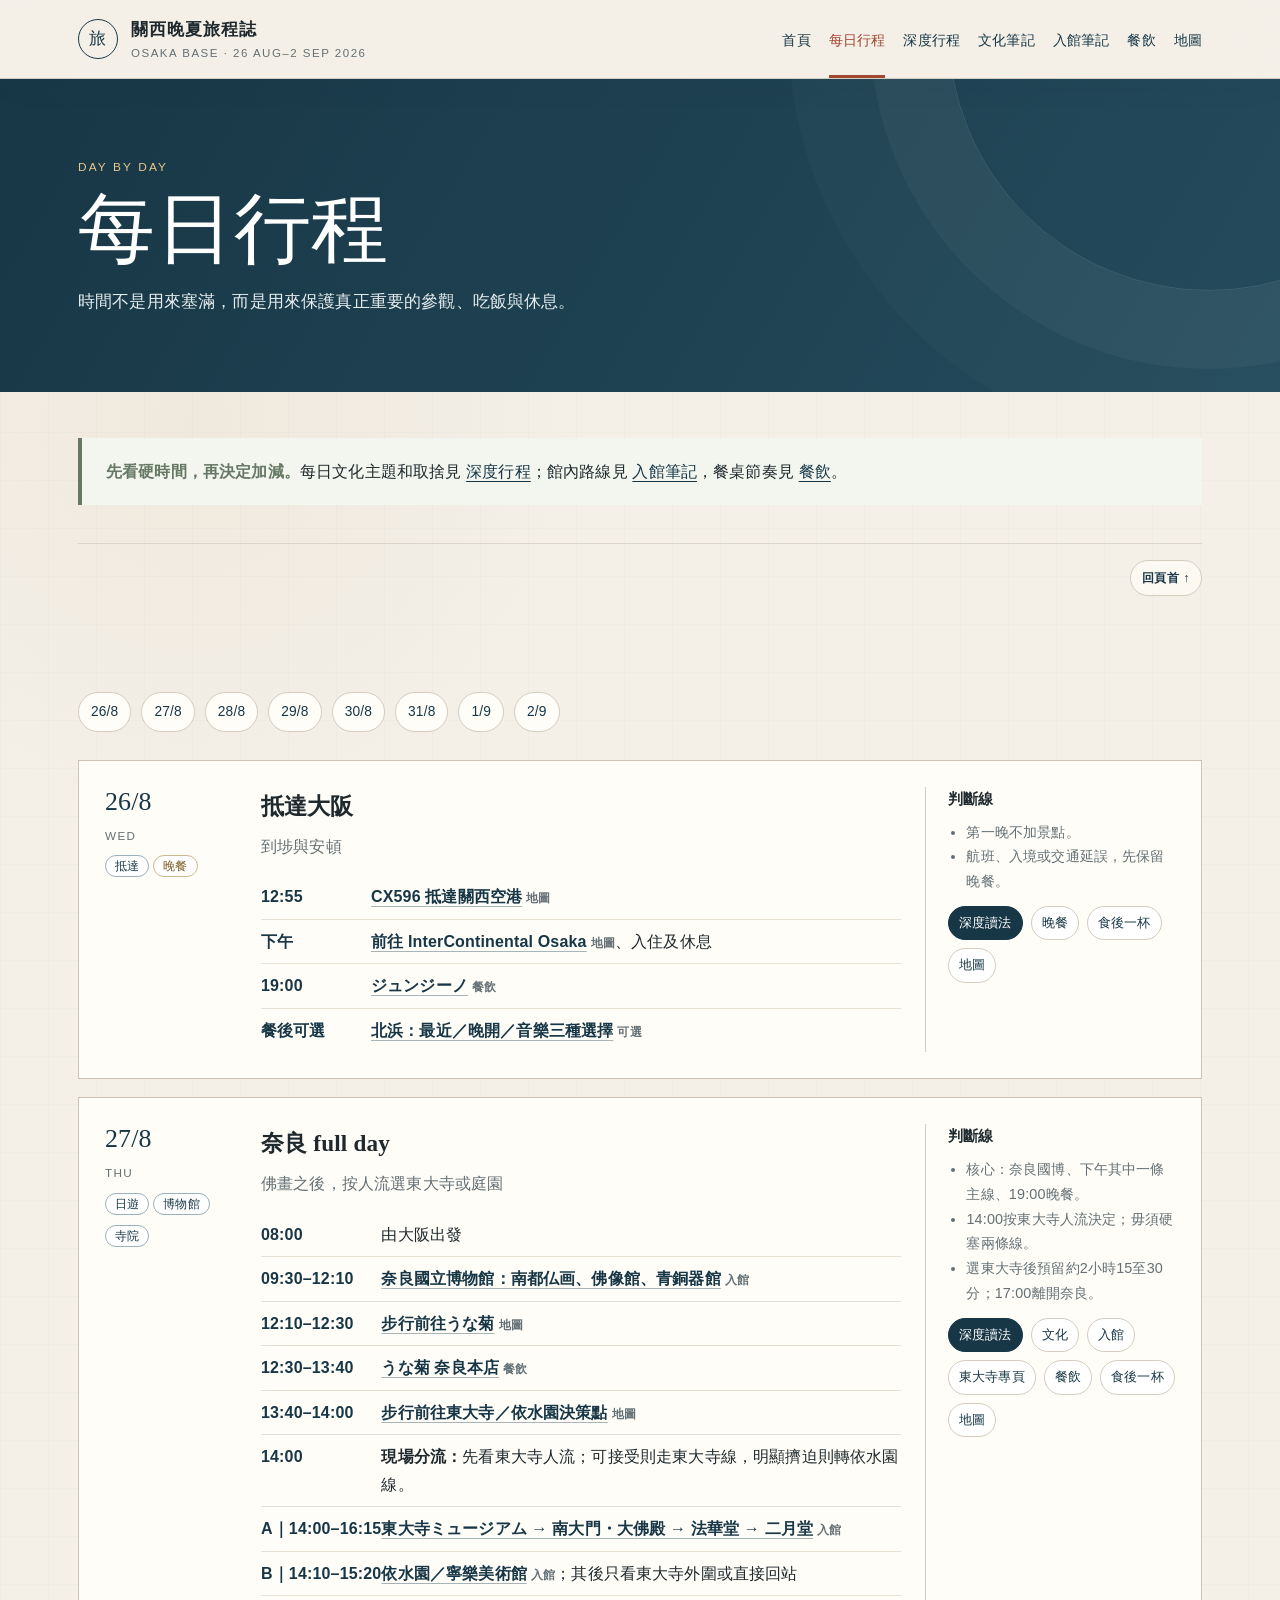
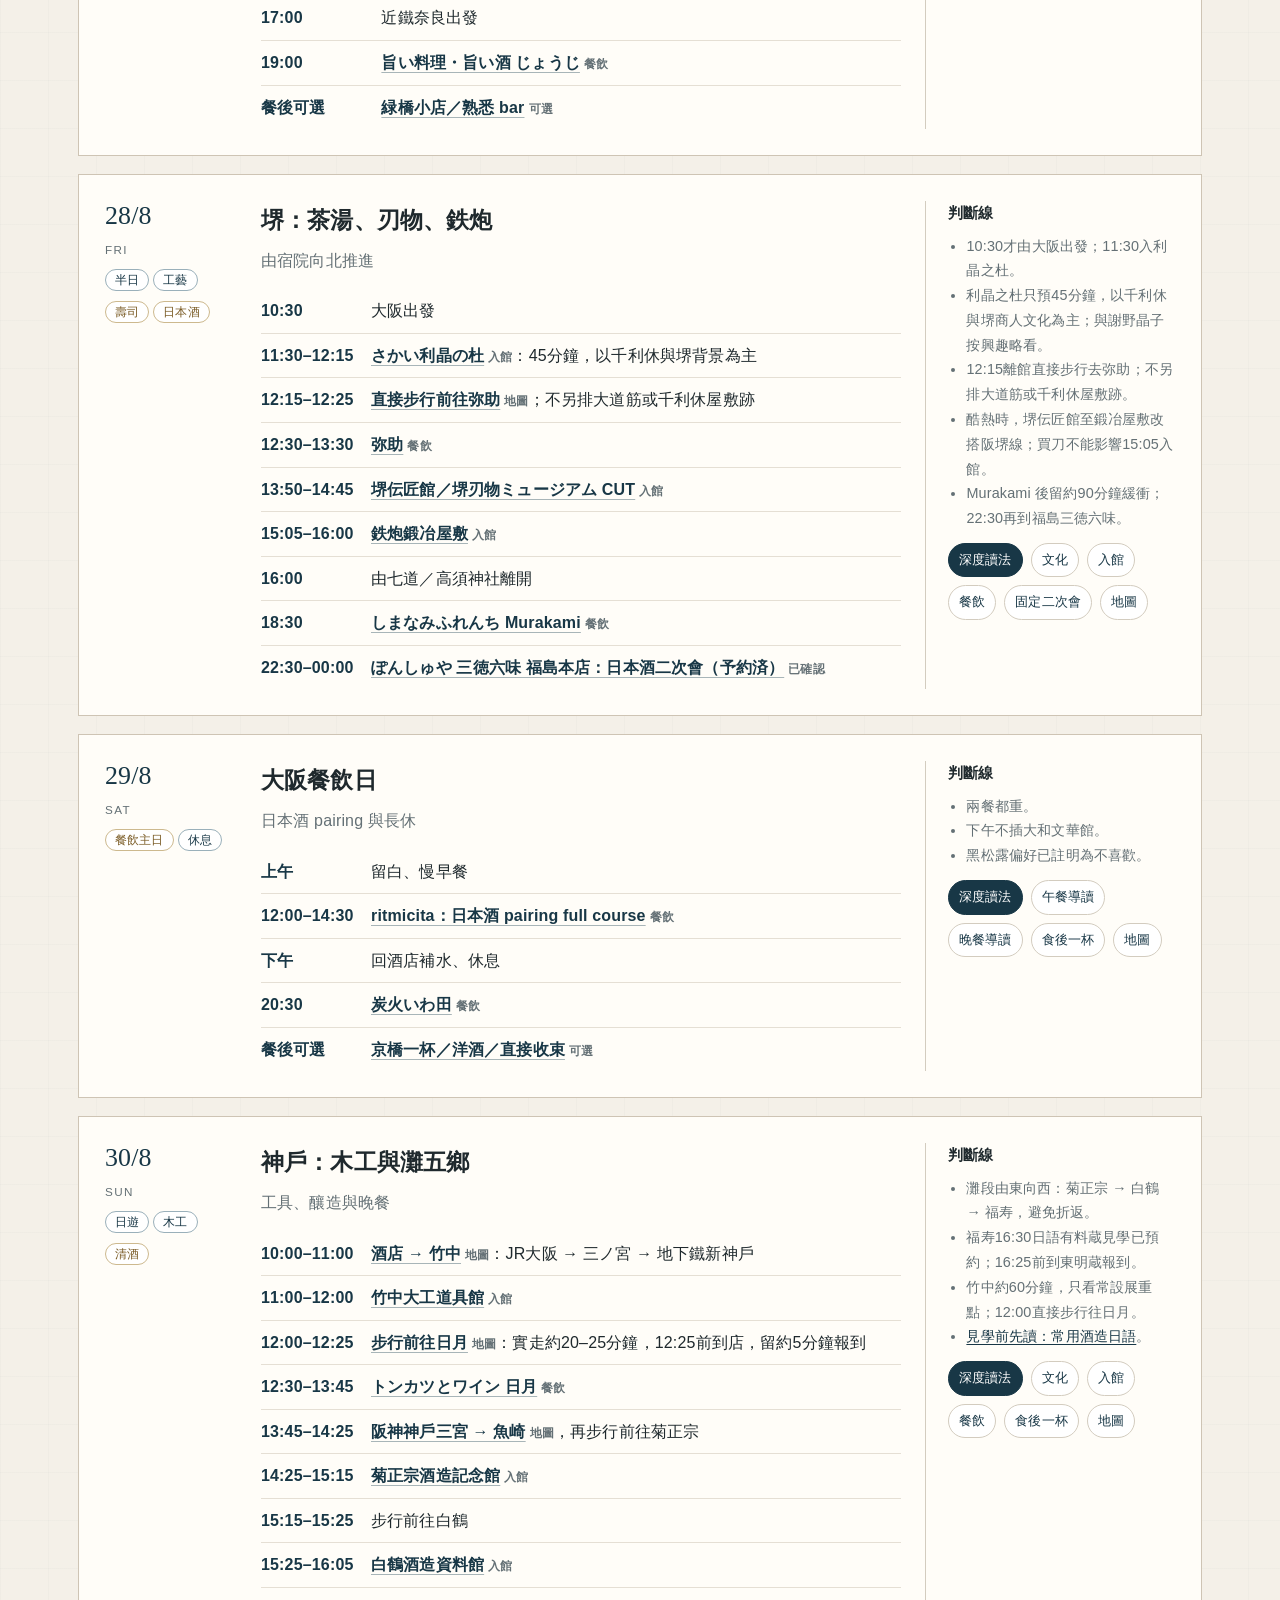
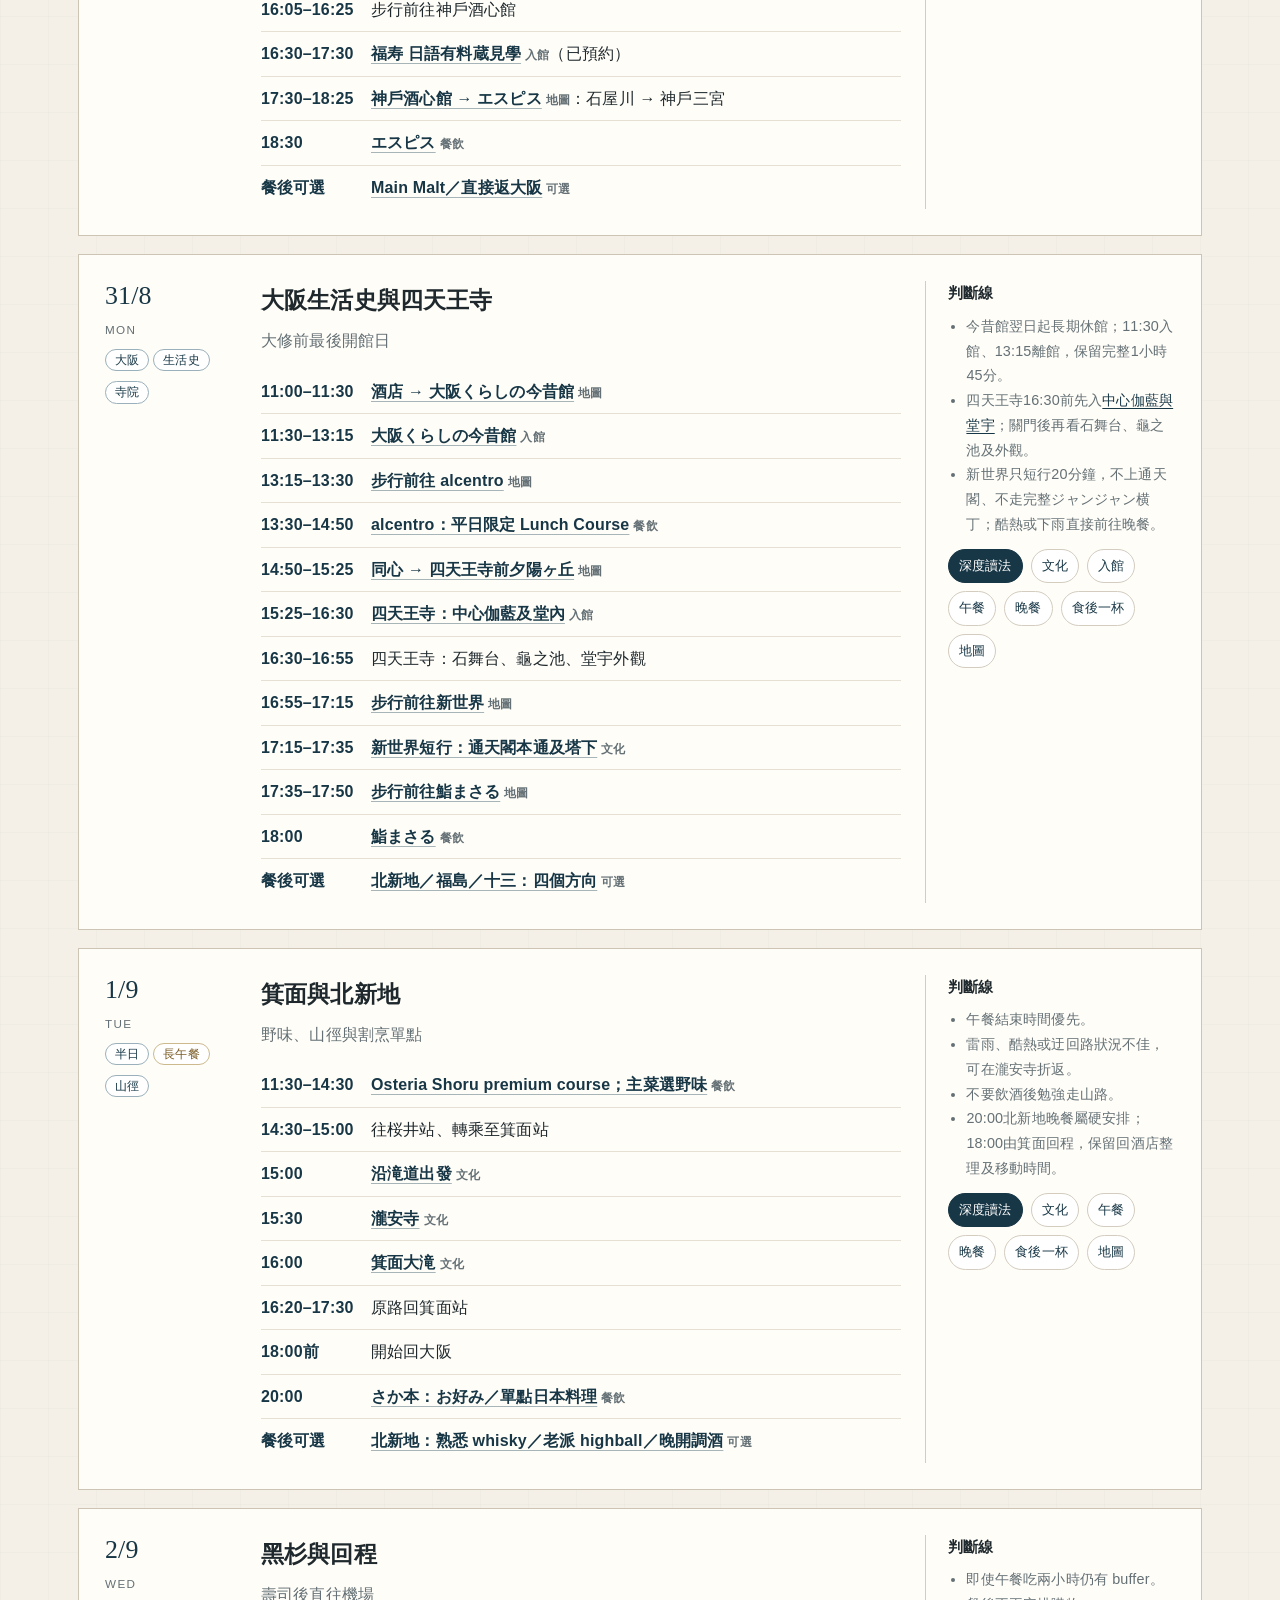
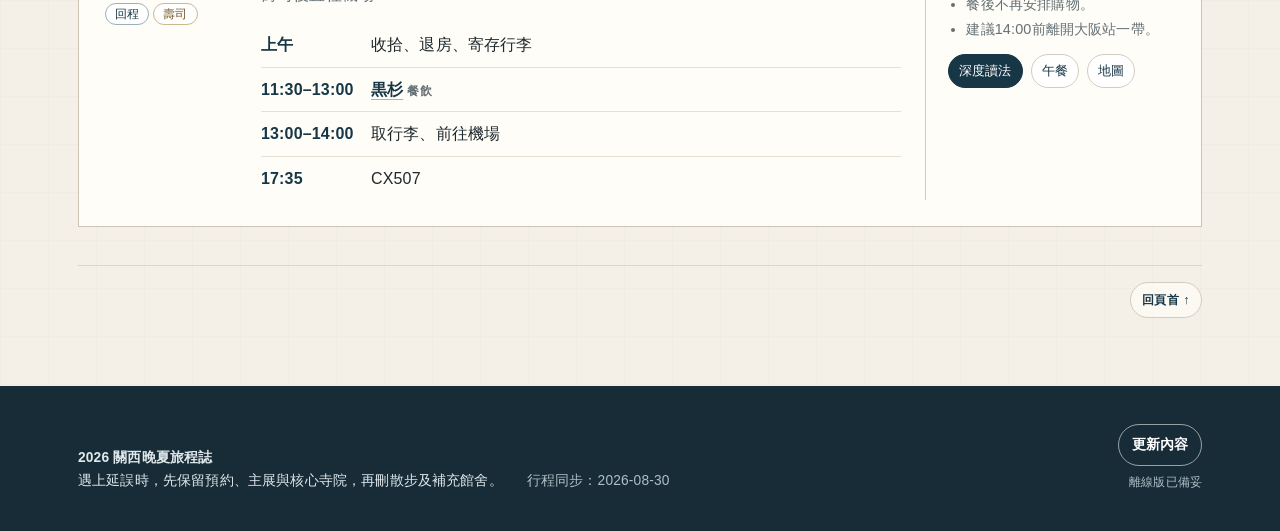
<file: daily.html>
<!doctype html>
<html lang="zh-Hant">
  <head>
    <meta charset="utf-8" />
    <meta content="width=device-width,initial-scale=1" name="viewport" />
    <title>每日行程｜2026 關西晚夏</title>
    <meta
      content="2026年8月至9月大阪、奈良、堺、神戶及箕面行程網站。"
      name="description"
    />
      <!-- social-meta:start -->
    <meta name="theme-color" content="#183746">
    <meta name="apple-mobile-web-app-title" content="關西晚夏">
    <meta name="apple-mobile-web-app-capable" content="yes">
    <link rel="apple-touch-icon" sizes="180x180" href="apple-touch-icon.png">
    <link rel="icon" type="image/png" href="apple-touch-icon.png">
    <link rel="manifest" href="manifest.webmanifest">
    <link rel="canonical" href="https://davetwchiu.github.io/kansai-late-summer-2026/daily.html">
    <meta property="og:type" content="website">
    <meta property="og:locale" content="zh_HK">
    <meta property="og:site_name" content="關西晚夏旅程誌">
    <meta property="og:title" content="每日行程｜2026 關西晚夏">
    <meta property="og:description" content="2026年8月至9月大阪、奈良、堺、神戶及箕面行程網站。">
    <meta property="og:url" content="https://davetwchiu.github.io/kansai-late-summer-2026/daily.html">
    <meta property="og:image" content="https://davetwchiu.github.io/kansai-late-summer-2026/assets/images/social-preview.png">
    <meta property="og:image:type" content="image/png">
    <meta property="og:image:width" content="1200">
    <meta property="og:image:height" content="630">
    <meta property="og:image:alt" content="2026 關西晚夏旅程誌">
    <meta name="twitter:card" content="summary_large_image">
    <meta name="twitter:title" content="每日行程｜2026 關西晚夏">
    <meta name="twitter:description" content="2026年8月至9月大阪、奈良、堺、神戶及箕面行程網站。">
    <meta name="twitter:image" content="https://davetwchiu.github.io/kansai-late-summer-2026/assets/images/social-preview.png">
    <!-- social-meta:end -->
<link href="assets/style.css" rel="stylesheet" />
    <script defer="" src="assets/site.js"></script>
  </head>
  <body>
    <a class="skip-link" href="#main">跳到主要內容</a>
    <header class="site-header">
      <div class="wrap header-row">
        <a class="brand" href="index.html"
          ><span class="brand-mark">旅</span
          ><span class="brand-copy"
            ><strong>關西晚夏旅程誌</strong
            ><span>Osaka base · 26 Aug–2 Sep 2026</span></span
          ></a
        ><button
          aria-controls="primary-nav"
          aria-expanded="false"
          class="nav-toggle"
          type="button"
        >
          選單
        </button>
        <nav aria-label="主要導覽" class="nav" id="primary-nav">
          <a href="index.html">首頁</a
          ><a aria-current="page" href="daily.html">每日行程</a
          ><a href="deep-itinerary.html">深度行程</a
          ><a href="culture.html">文化筆記</a><a href="museums.html">入館筆記</a
          ><a href="food.html">餐飲</a><a href="maps.html">地圖</a>
        </nav>
      </div>
    </header>
    <main id="main">
      <section class="page-hero">
        <div class="wrap">
          <div class="eyebrow">Day by day</div>
          <h1>每日行程</h1>
          <p>時間不是用來塞滿，而是用來保護真正重要的參觀、吃飯與休息。</p>
        </div>
      </section>
      <section class="section slim-section">
        <div class="wrap">
          <div class="notice sage">
            <strong>先看硬時間，再決定加減。</strong
            >每日文化主題和取捨見
            <a href="deep-itinerary.html">深度行程</a>；館內路線見
            <a href="museums.html">入館筆記</a>，餐桌節奏見
            <a href="food.html">餐飲</a>。
          </div>
        </div>
      </section>
      <section class="section">
        <div class="wrap">
          <nav aria-label="日期捷徑" class="quick-nav">
            <a href="#d0826">26/8</a><a href="#d0827">27/8</a
            ><a href="#d0828">28/8</a><a href="#d0829">29/8</a
            ><a href="#d0830">30/8</a><a href="#d0831">31/8</a
            ><a href="#d0901">1/9</a><a href="#d0902">2/9</a>
          </nav>
          <div class="timeline">
            <article class="day-card" id="d0826">
              <div class="datebox">
                26/8<br /><small>Wed</small>
                <div>
                  <span class="chip core">抵達</span
                  ><span class="chip food">晚餐</span>
                </div>
              </div>
              <div>
                <h2>抵達大阪</h2>
                <p class="summary">到埗與安頓</p>
                <table class="schedule">
                  <tbody>
                    <tr>
                      <td>12:55</td>
                      <td><a class="context-link map-link" href="maps.html#d0826">CX596 抵達關西空港</a></td>
                    </tr>
                    <tr>
                      <td>下午</td>
                      <td><a class="context-link map-link" href="maps.html#d0826">前往 InterContinental Osaka</a>、入住及休息</td>
                    </tr>
                    <tr>
                      <td>19:00</td>
                      <td><a class="context-link food-link" href="food.html#junjino">ジュンジーノ</a></td>
                    </tr>
                    <tr>
                      <td>餐後可選</td>
                      <td><a class="context-link drink-link" href="drinks.html#d0826-drinks">北浜：最近／晚開／音樂三種選擇</a></td>
                    </tr>
                  </tbody>
                </table>
              </div>
              <aside class="day-aside">
                <h3>判斷線</h3>
                <ul>
                  <li>第一晚不加景點。</li>
                  <li>航班、入境或交通延誤，先保留晚餐。</li>
                </ul>
                <div class="day-links">
                  <a href="deep-itinerary.html#arrival">深度讀法</a
                  ><a href="food.html#junjino">晚餐</a
                  ><a href="drinks.html#d0826-drinks">食後一杯</a
                  ><a href="maps.html#d0826">地圖</a>
                </div>
              </aside>
            </article>
            <article class="day-card" id="d0827">
              <div class="datebox">
                27/8<br /><small>Thu</small>
                <div>
                  <span class="chip core">日遊</span
                  ><span class="chip core">博物館</span
                  ><span class="chip core">寺院</span>
                </div>
              </div>
              <div>
                <h2>奈良 full day</h2>
                <p class="summary">佛畫、寺院與庭園</p>
                <table class="schedule">
                  <tbody>
                    <tr>
                      <td>08:00</td>
                      <td>由大阪出發</td>
                    </tr>
                    <tr>
                      <td>09:30–12:30</td>
                      <td><a class="context-link museum-link" href="museums.html#nara-museum">奈良國立博物館：南都仏画、佛像館</a></td>
                    </tr>
                    <tr>
                      <td>12:30–13:40</td>
                      <td><a class="context-link food-link" href="food.html#unagiku">うな菊 奈良本店</a></td>
                    </tr>
                    <tr>
                      <td>13:40–14:00</td>
                      <td><a class="context-link map-link" href="maps.html#d0827">步行前往東大寺ミュージアム</a></td>
                    </tr>
                    <tr>
                      <td>14:00–14:20</td>
                      <td><a class="context-link museum-link" href="museums.html#todaiji">東大寺ミュージアム快速補充</a></td>
                    </tr>
                    <tr>
                      <td>14:20–15:30</td>
                      <td><a class="context-link museum-link" href="todaiji.html#routes">東大寺：南大門、大佛殿、三月堂／二月堂</a></td>
                    </tr>
                    <tr>
                      <td>15:45–16:45</td>
                      <td><a class="context-link museum-link" href="museums.html#isuien">依水園／寧樂美術館</a></td>
                    </tr>
                    <tr>
                      <td>17:00</td>
                      <td>近鐵奈良出發</td>
                    </tr>
                    <tr>
                      <td>19:00</td>
                      <td><a class="context-link food-link" href="food.html#joji">旨い料理・旨い酒 じょうじ</a></td>
                    </tr>
                    <tr>
                      <td>餐後可選</td>
                      <td><a class="context-link drink-link" href="drinks.html#d0827-drinks">緑橋近飲／京橋 whisky／熟悉後備</a></td>
                    </tr>
                  </tbody>
                </table>
              </div>
              <aside class="day-aside">
                <h3>判斷線</h3>
                <ul>
                  <li>核心：奈良國博、東大寺本體、19:00晚餐。</li>
                  <li>先刪：東大寺博物館。</li>
                  <li>依水園官方最終入園16:00（開園至16:30）。南都仏画若當日排隊長，優先保住特展核心後再入佛像館，12:30準時離館。</li>
                </ul>
                <div class="day-links">
                  <a href="deep-itinerary.html#nara">深度讀法</a
                  ><a href="culture.html#nara">文化</a
                  ><a href="museums.html#nara-museum">入館</a
                  ><a href="todaiji.html">東大寺專頁</a
                  ><a href="food.html#unagiku">餐飲</a
                  ><a href="drinks.html#d0827-drinks">食後一杯</a
                  ><a href="maps.html#d0827">地圖</a>
                </div>
              </aside>
            </article>
            <article class="day-card" id="d0828">
              <div class="datebox">
                28/8<br /><small>Fri</small>
                <div>
                  <span class="chip core">半日</span
                  ><span class="chip core">工藝</span
                  ><span class="chip food">壽司</span
                  ><span class="chip food">日本酒</span>
                </div>
              </div>
              <div>
                <h2>堺：茶湯、&#20995;物、&#37444;&#28846;</h2>
                <p class="summary">由宿院向北推進</p>
                <table class="schedule">
                  <tbody>
                    <tr>
                      <td>09:30</td>
                      <td>大阪出發</td>
                    </tr>
                    <tr>
                      <td>10:30–11:45</td>
                      <td><a class="context-link museum-link" href="museums.html#risho">さかい利晶の杜</a></td>
                    </tr>
                    <tr>
                      <td>11:45–12:20</td>
                      <td><a class="context-link culture-link" href="culture.html#sakai">宿院、大道筋、千利休屋敷跡短行</a></td>
                    </tr>
                    <tr>
                      <td>12:30–13:30</td>
                      <td><a class="context-link food-link" href="food.html#yasuke">弥助</a></td>
                    </tr>
                    <tr>
                      <td>13:50–14:45</td>
                      <td><a class="context-link museum-link" href="museums.html#cut">堺伝匠館／堺&#20995;物ミュージアム CUT</a></td>
                    </tr>
                    <tr>
                      <td>15:05–16:00</td>
                      <td><a class="context-link museum-link" href="museums.html#teppo">&#37444;&#28846;鍛冶屋敷</a></td>
                    </tr>
                    <tr>
                      <td>16:00</td>
                      <td>由七道／高須神社離開</td>
                    </tr>
                    <tr>
                      <td>18:30</td>
                      <td><a class="context-link food-link" href="food.html#murakami">しまなみふれんち Murakami</a></td>
                    </tr>
                    <tr>
                      <td>22:30–00:00</td>
                      <td><a class="context-link food-link drink-link confirmed-link" href="food.html#santoku">ぽんしゅや 三徳六味 福島本店：日本酒二次會（予約済）</a></td>
                    </tr>
                  </tbody>
                </table>
              </div>
              <aside class="day-aside">
                <h3>判斷線</h3>
                <ul>
                  <li>不回宿院。</li>
                  <li>酷熱時，堺伝匠館至鍛冶屋敷改搭阪堺線。</li>
                  <li>買&#20992;不能影響15:05入館。</li>
                  <li>Murakami 後留約90分鐘緩衝；22:30再到福島三徳六味。</li>
                </ul>
                <div class="day-links">
                  <a href="deep-itinerary.html#sakai">深度讀法</a
                  ><a href="culture.html#sakai">文化</a
                  ><a href="museums.html#risho">入館</a
                  ><a href="food.html#yasuke">餐飲</a
                  ><a href="drinks.html#d0828-drinks">固定二次會</a
                  ><a href="maps.html#d0828">地圖</a>
                </div>
              </aside>
            </article>
            <article class="day-card" id="d0829">
              <div class="datebox">
                29/8<br /><small>Sat</small>
                <div>
                  <span class="chip food">餐飲主日</span
                  ><span class="chip core">休息</span>
                </div>
              </div>
              <div>
                <h2>大阪餐飲日</h2>
                <p class="summary">日本酒 pairing 與長休</p>
                <table class="schedule">
                  <tbody>
                    <tr>
                      <td>上午</td>
                      <td>留白、慢早餐</td>
                    </tr>
                    <tr>
                      <td>12:00–14:30</td>
                      <td><a class="context-link food-link" href="food.html#ritmicita">ritmicita：日本酒 pairing full course</a></td>
                    </tr>
                    <tr>
                      <td>下午</td>
                      <td>回酒店補水、休息</td>
                    </tr>
                    <tr>
                      <td>20:30</td>
                      <td><a class="context-link food-link" href="food.html#iwata">炭火いわ田</a></td>
                    </tr>
                    <tr>
                      <td>餐後可選</td>
                      <td><a class="context-link drink-link" href="drinks.html#d0829-drinks">京橋一杯／洋酒／直接收束</a></td>
                    </tr>
                  </tbody>
                </table>
              </div>
              <aside class="day-aside">
                <h3>判斷線</h3>
                <ul>
                  <li>兩餐都重。</li>
                  <li>下午不插大和文華館。</li>
                  <li>黑松露偏好已註明為不喜歡。</li>
                </ul>
                <div class="day-links">
                  <a href="deep-itinerary.html#food-day">深度讀法</a
                  ><a href="food.html#ritmicita">午餐導讀</a
                  ><a href="food.html#iwata">晚餐導讀</a
                  ><a href="drinks.html#d0829-drinks">食後一杯</a
                  ><a href="maps.html#d0829">地圖</a>
                </div>
              </aside>
            </article>
            <article class="day-card" id="d0830">
              <div class="datebox">
                30/8<br /><small>Sun</small>
                <div>
                  <span class="chip core">日遊</span
                  ><span class="chip core">木工</span
                  ><span class="chip food">清酒</span>
                </div>
              </div>
              <div>
                <h2>神戶：木工與灘五鄉</h2>
                <p class="summary">工具、釀造與晚餐</p>
                <table class="schedule">
                  <tbody>
                    <tr>
                      <td>10:00–11:00</td>
                      <td><a class="context-link map-link" href="maps.html#d0830">酒店 → 竹中</a>：JR大阪 → 三ノ宮 → 地下鐵新神戶</td>
                    </tr>
                    <tr>
                      <td>11:00–12:00</td>
                      <td><a class="context-link museum-link" href="museums.html#takenaka">竹中大工道具館</a></td>
                    </tr>
                    <tr>
                      <td>12:00–12:25</td>
                      <td><a class="context-link map-link" href="maps.html#d0830">步行前往日月</a>：實走約20–25分鐘，12:25前到店，留約5分鐘報到</td>
                    </tr>
                    <tr>
                      <td>12:30–13:45</td>
                      <td><a class="context-link food-link" href="food.html#nichigetsu">トンカツとワイン 日月</a></td>
                    </tr>
                    <tr>
                      <td>13:45–14:25</td>
                      <td><a class="context-link map-link" href="maps.html#d0830">阪神神戶三宮 → 魚崎</a>，再步行前往菊正宗</td>
                    </tr>
                    <tr>
                      <td>14:25–15:15</td>
                      <td><a class="context-link museum-link" href="museums.html#kiku">菊正宗酒造記念館</a></td>
                    </tr>
                    <tr>
                      <td>15:15–15:25</td>
                      <td>步行前往白鶴</td>
                    </tr>
                    <tr>
                      <td>15:25–16:05</td>
                      <td><a class="context-link museum-link" href="museums.html#hakutsuru-detail">白鶴酒造資料館</a></td>
                    </tr>
                    <tr>
                      <td>16:05–16:25</td>
                      <td>步行前往神戶酒心館</td>
                    </tr>
                    <tr>
                      <td>16:30–17:30</td>
                      <td><a class="context-link museum-link" href="museums.html#fukuju">福寿 日語有料蔵見學</a>（已預約）</td>
                    </tr>
                    <tr>
                      <td>17:30–18:25</td>
                      <td><a class="context-link map-link" href="maps.html#d0830">神戶酒心館 → エスピス</a>：石屋川 → 神戶三宮</td>
                    </tr>
                    <tr>
                      <td>18:30</td>
                      <td><a class="context-link food-link" href="food.html#espice">エスピス</a></td>
                    </tr>
                    <tr>
                      <td>餐後可選</td>
                      <td><a class="context-link drink-link" href="drinks.html#d0830-drinks">Main Malt／直接返大阪</a></td>
                    </tr>
                  </tbody>
                </table>
              </div>
              <aside class="day-aside">
                <h3>判斷線</h3>
                <ul>
                  <li>灘段由東向西：菊正宗 → 白鶴 → 福寿，避免折返。</li>
                  <li>福寿16:30日語有料蔵見學已預約；16:25前到東明蔵報到。</li>
                  <li>竹中約60分鐘，只看常設展重點；12:00直接步行往日月。</li>
                  <li><a href="museums.html#sake-japanese">見學前先讀：常用酒造日語</a>。</li>
                </ul>
                <div class="day-links">
                  <a href="deep-itinerary.html#kobe">深度讀法</a
                  ><a href="culture.html#carpentry">文化</a
                  ><a href="museums.html#takenaka">入館</a
                  ><a href="food.html#nichigetsu">餐飲</a
                  ><a href="drinks.html#d0830-drinks">食後一杯</a
                  ><a href="maps.html#d0830">地圖</a>
                </div>
              </aside>
            </article>
            <article class="day-card" id="d0831">
              <div class="datebox">
                31/8<br /><small>Mon</small>
                <div>
                  <span class="chip core">大阪</span
                  ><span class="chip core">生活史</span
                  ><span class="chip core">寺院</span>
                </div>
              </div>
              <div>
                <h2>大阪生活史與四天王寺</h2>
                <p class="summary">大修前最後開館日</p>
                <table class="schedule">
                  <tbody>
                    <tr>
                      <td>11:00–11:30</td>
                      <td><a class="context-link map-link" href="maps.html#d0831">酒店 → 大阪くらしの今昔館</a></td>
                    </tr>
                    <tr>
                      <td>11:30–13:15</td>
                      <td><a class="context-link museum-link" href="museums.html#konjaku">大阪くらしの今昔館</a></td>
                    </tr>
                    <tr>
                      <td>13:15–13:30</td>
                      <td><a class="context-link map-link" href="maps.html#d0831">步行前往 alcentro</a></td>
                    </tr>
                    <tr>
                      <td>13:30–14:50</td>
                      <td><a class="context-link food-link" href="food.html#alcentro">alcentro：平日限定 Lunch Course</a></td>
                    </tr>
                    <tr>
                      <td>14:50–15:25</td>
                      <td><a class="context-link map-link" href="maps.html#d0831">同心 → 四天王寺前夕陽ヶ丘</a></td>
                    </tr>
                    <tr>
                      <td>15:25–16:30</td>
                      <td><a class="context-link museum-link" href="museums.html#shitennoji">四天王寺：中心伽藍及堂內</a></td>
                    </tr>
                    <tr>
                      <td>16:30–16:55</td>
                      <td>四天王寺：石舞台、龜之池、堂宇外觀</td>
                    </tr>
                    <tr>
                      <td>16:55–17:15</td>
                      <td><a class="context-link map-link" href="maps.html#d0831">步行前往新世界</a></td>
                    </tr>
                    <tr>
                      <td>17:15–17:35</td>
                      <td><a class="context-link culture-link" href="culture.html#osaka">新世界短行：通天閣本通及塔下</a></td>
                    </tr>
                    <tr>
                      <td>17:35–17:50</td>
                      <td><a class="context-link map-link" href="maps.html#d0831">步行前往鮨まさる</a></td>
                    </tr>
                    <tr>
                      <td>18:00</td>
                      <td><a class="context-link food-link" href="food.html#masaru">鮨まさる</a></td>
                    </tr>
                    <tr>
                      <td>餐後可選</td>
                      <td><a class="context-link drink-link" href="drinks.html#d0831-drinks">北新地／福島／十三：四個方向</a></td>
                    </tr>
                  </tbody>
                </table>
              </div>
              <aside class="day-aside">
                <h3>判斷線</h3>
                <ul>
                  <li>今昔館翌日起長期休館；11:30入館、13:15離館，保留完整1小時45分。</li>
                  <li>四天王寺16:30前先入<a href="museums.html#shitennoji">中心伽藍與堂宇</a>；關門後再看石舞台、龜之池及外觀。</li>
                  <li>新世界只短行20分鐘，不上通天閣、不走完整ジャンジャン横丁；酷熱或下雨直接前往晚餐。</li>
                </ul>
                <div class="day-links">
                  <a href="deep-itinerary.html#osaka">深度讀法</a
                  ><a href="culture.html#osaka">文化</a
                  ><a href="museums.html#konjaku">入館</a
                  ><a href="food.html#alcentro">午餐</a
                  ><a href="food.html#masaru">晚餐</a
                  ><a href="drinks.html#d0831-drinks">食後一杯</a
                  ><a href="maps.html#d0831">地圖</a>
                </div>
              </aside>
            </article>
            <article class="day-card" id="d0901">
              <div class="datebox">
                1/9<br /><small>Tue</small>
                <div>
                  <span class="chip core">半日</span
                  ><span class="chip food">長午餐</span
                  ><span class="chip core">山徑</span>
                </div>
              </div>
              <div>
                <h2>箕面與北新地</h2>
                <p class="summary">野味、山徑與割烹單點</p>
                <table class="schedule">
                  <tbody>
                    <tr>
                      <td>11:30–14:30</td>
                      <td><a class="context-link food-link" href="food.html#shoru">Osteria Shoru premium course；主菜選野味</a></td>
                    </tr>
                    <tr>
                      <td>14:30–15:00</td>
                      <td>往桜井站、轉乘至箕面站</td>
                    </tr>
                    <tr>
                      <td>15:00</td>
                      <td><a class="context-link culture-link" href="culture.html#minoh">沿滝道出發</a></td>
                    </tr>
                    <tr>
                      <td>15:30</td>
                      <td><a class="context-link culture-link" href="culture.html#minoh">瀧安寺</a></td>
                    </tr>
                    <tr>
                      <td>16:00</td>
                      <td><a class="context-link culture-link" href="culture.html#minoh">箕面大滝</a></td>
                    </tr>
                    <tr>
                      <td>16:20–17:30</td>
                      <td>原路回箕面站</td>
                    </tr>
                    <tr>
                      <td>18:00前</td>
                      <td>開始回大阪</td>
                    </tr>
                    <tr>
                      <td>20:00</td>
                      <td><a class="context-link food-link" href="food.html#sakamoto">さか本：お好み／單點日本料理</a></td>
                    </tr>
                    <tr>
                      <td>餐後可選</td>
                      <td><a class="context-link drink-link" href="drinks.html#d0901-drinks">北新地：熟悉 whisky／老派 highball／晚開調酒</a></td>
                    </tr>
                  </tbody>
                </table>
              </div>
              <aside class="day-aside">
                <h3>判斷線</h3>
                <ul>
                  <li>午餐結束時間優先。</li>
                  <li>雷雨、酷熱或迂回路狀況不佳，可在瀧安寺折返。</li>
                  <li>不要飲酒後勉強走山路。</li>
                  <li>20:00北新地晚餐屬硬安排；18:00由箕面回程，保留回酒店整理及移動時間。</li>
                </ul>
                <div class="day-links">
                  <a href="deep-itinerary.html#minoh">深度讀法</a
                  ><a href="culture.html#minoh">文化</a
                  ><a href="food.html#shoru">午餐</a
                  ><a href="food.html#sakamoto">晚餐</a
                  ><a href="drinks.html#d0901-drinks">食後一杯</a
                  ><a href="maps.html#d0901">地圖</a>
                </div>
              </aside>
            </article>
            <article class="day-card" id="d0902">
              <div class="datebox">
                2/9<br /><small>Wed</small>
                <div>
                  <span class="chip core">回程</span
                  ><span class="chip food">壽司</span>
                </div>
              </div>
              <div>
                <h2>黑杉與回程</h2>
                <p class="summary">壽司後直往機場</p>
                <table class="schedule">
                  <tbody>
                    <tr>
                      <td>上午</td>
                      <td>收拾、退房、寄存行李</td>
                    </tr>
                    <tr>
                      <td>11:30–13:00</td>
                      <td><a class="context-link food-link" href="food.html#kurosugi">黒杉</a></td>
                    </tr>
                    <tr>
                      <td>13:00–14:00</td>
                      <td>取行李、前往機場</td>
                    </tr>
                    <tr>
                      <td>17:35</td>
                      <td>CX507</td>
                    </tr>
                  </tbody>
                </table>
              </div>
              <aside class="day-aside">
                <h3>判斷線</h3>
                <ul>
                  <li>即使午餐吃兩小時仍有 buffer。</li>
                  <li>餐後不再安排購物。</li>
                  <li>建議14:00前離開大阪站一帶。</li>
                </ul>
                <div class="day-links">
                  <a href="deep-itinerary.html#departure">深度讀法</a
                  ><a href="food.html#kurosugi">午餐</a
                  ><a href="maps.html#d0902">地圖</a>
                </div>
              </aside>
            </article>
          </div>
        </div>
      </section>
    </main>
    <footer class="footer">
      <div class="wrap footer-grid">
        <div>
          <strong>2026 關西晚夏旅程誌</strong
          ><br />遇上延誤時，先保留預約、主展與核心寺院，再刪散步及補充館舍。
        </div>
        <div class="updated">最後更新：2026-08-30</div>
      </div>
    </footer>
    <nav aria-label="手機捷徑" class="mobile-tools">
      <a href="daily.html">每日</a><a href="deep-itinerary.html">深度</a
      ><a href="maps.html">地圖</a><a href="food.html">餐飲</a>
    </nav>
  </body>
</html>
</file>
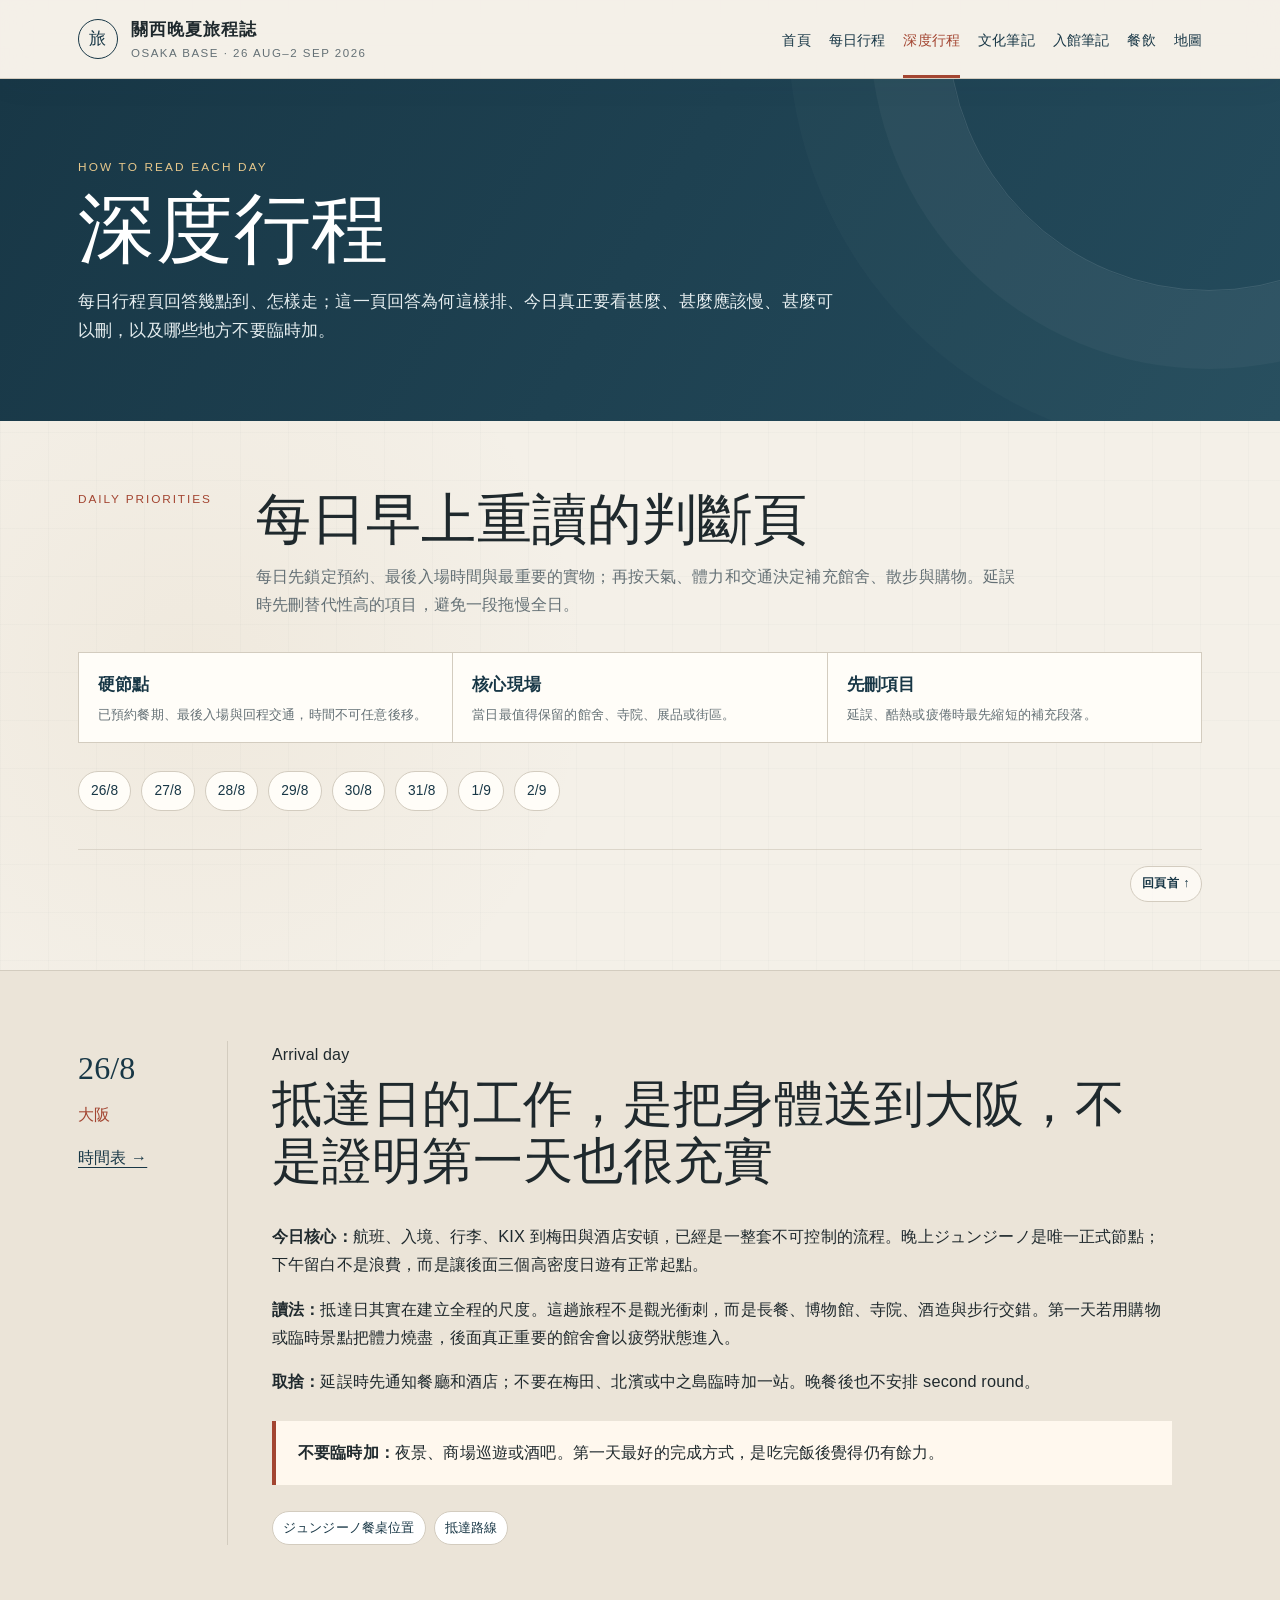
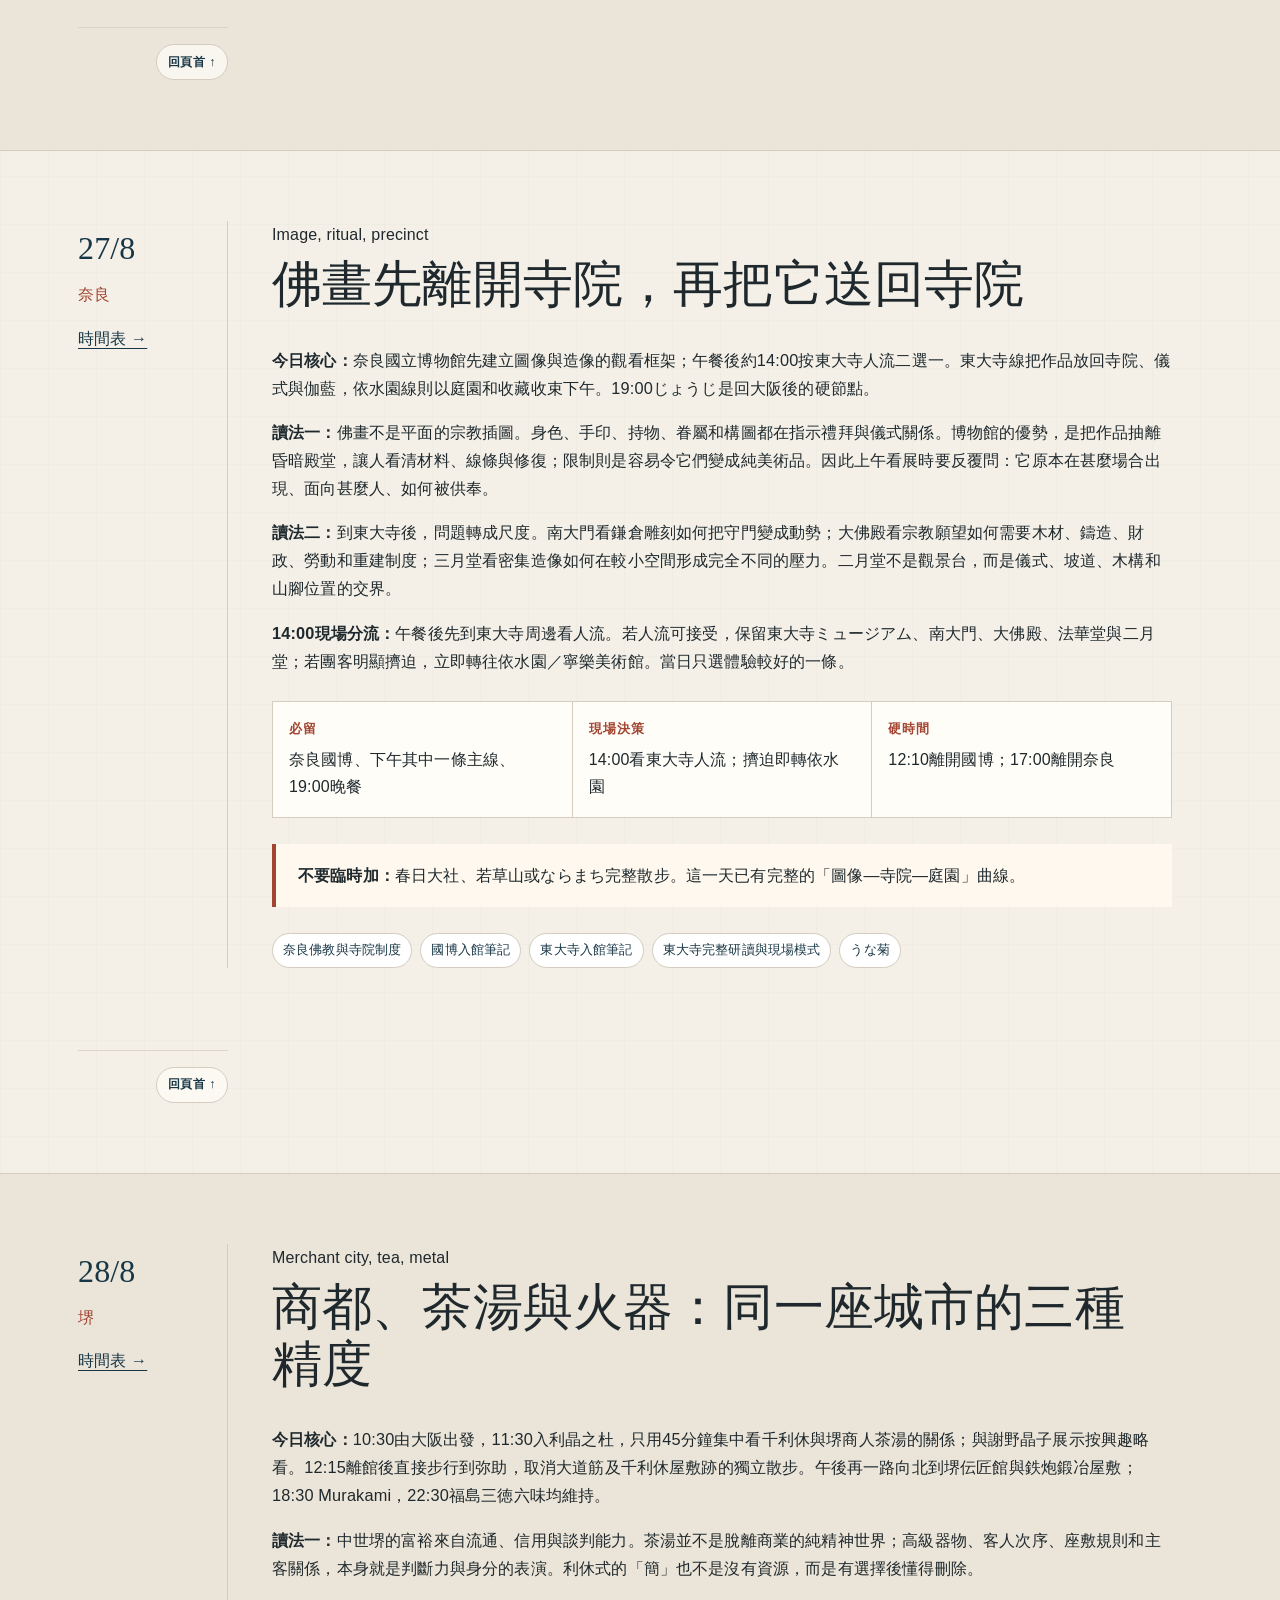
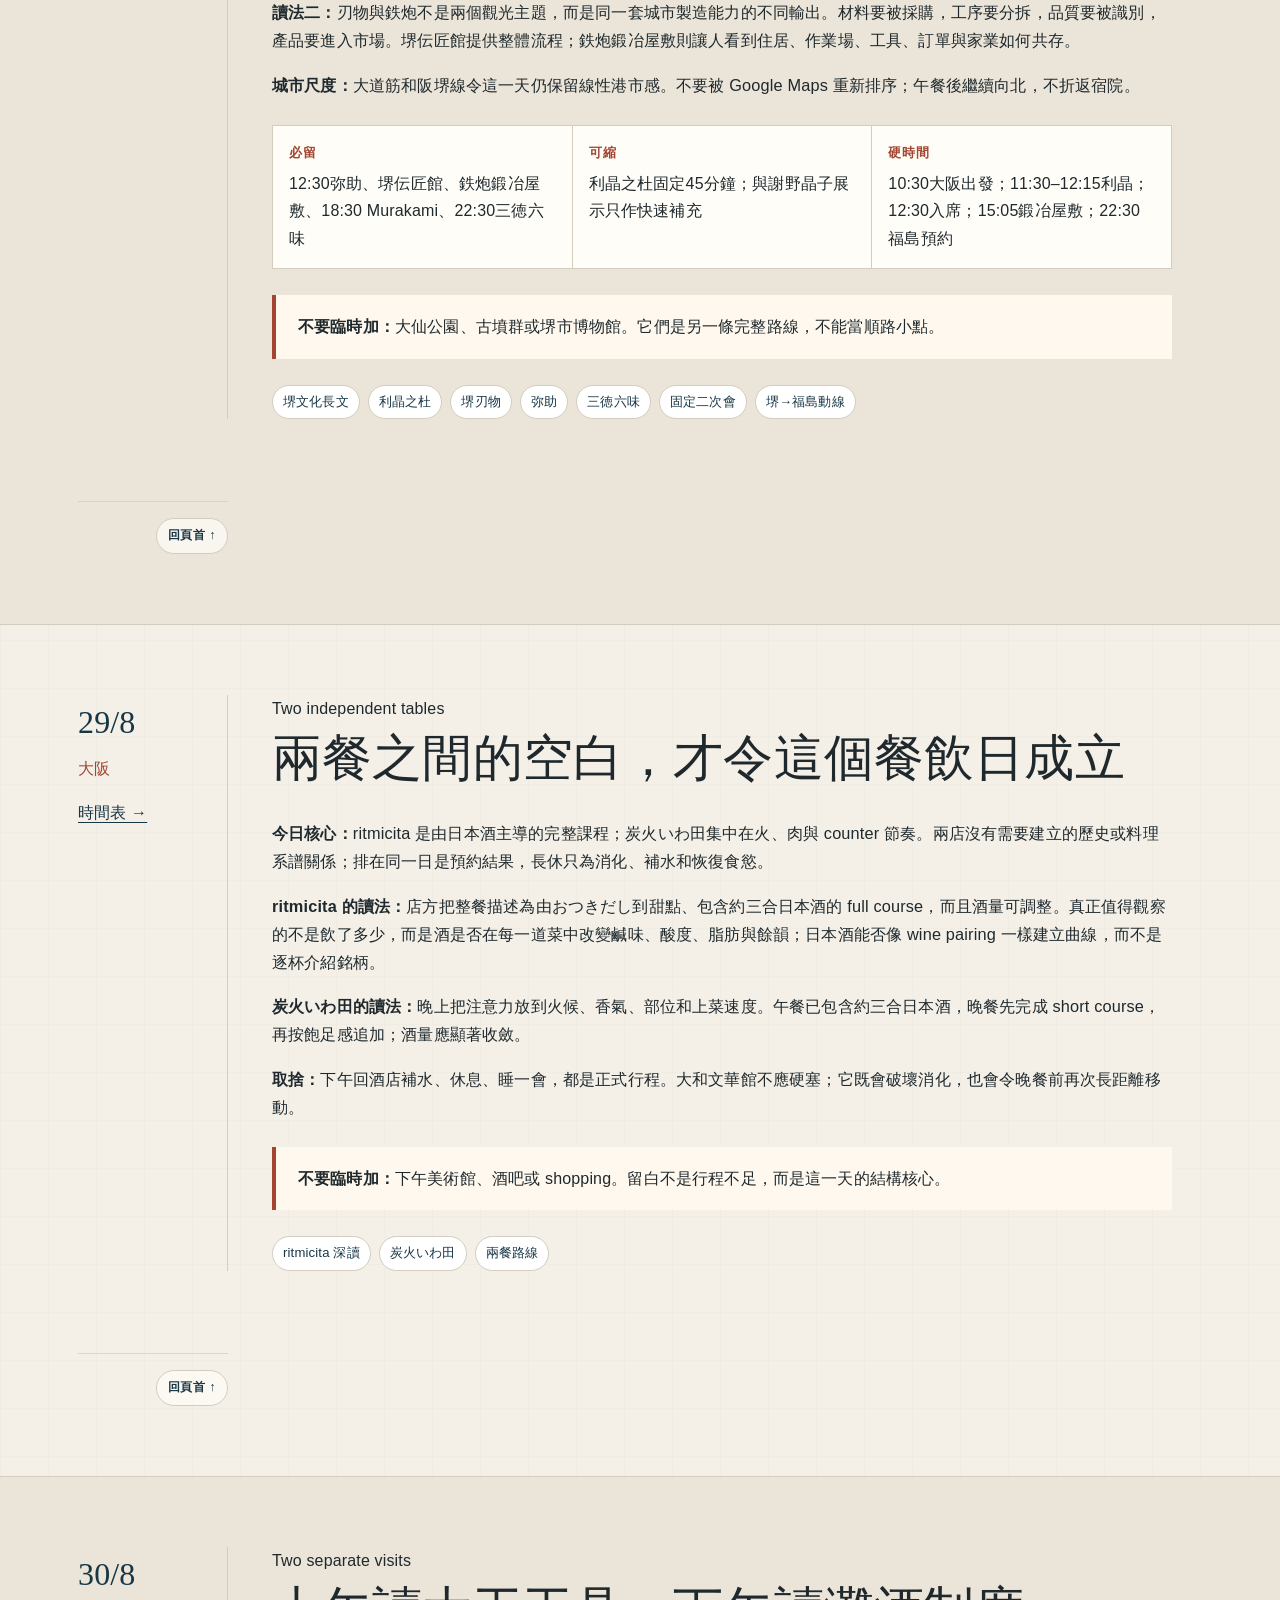
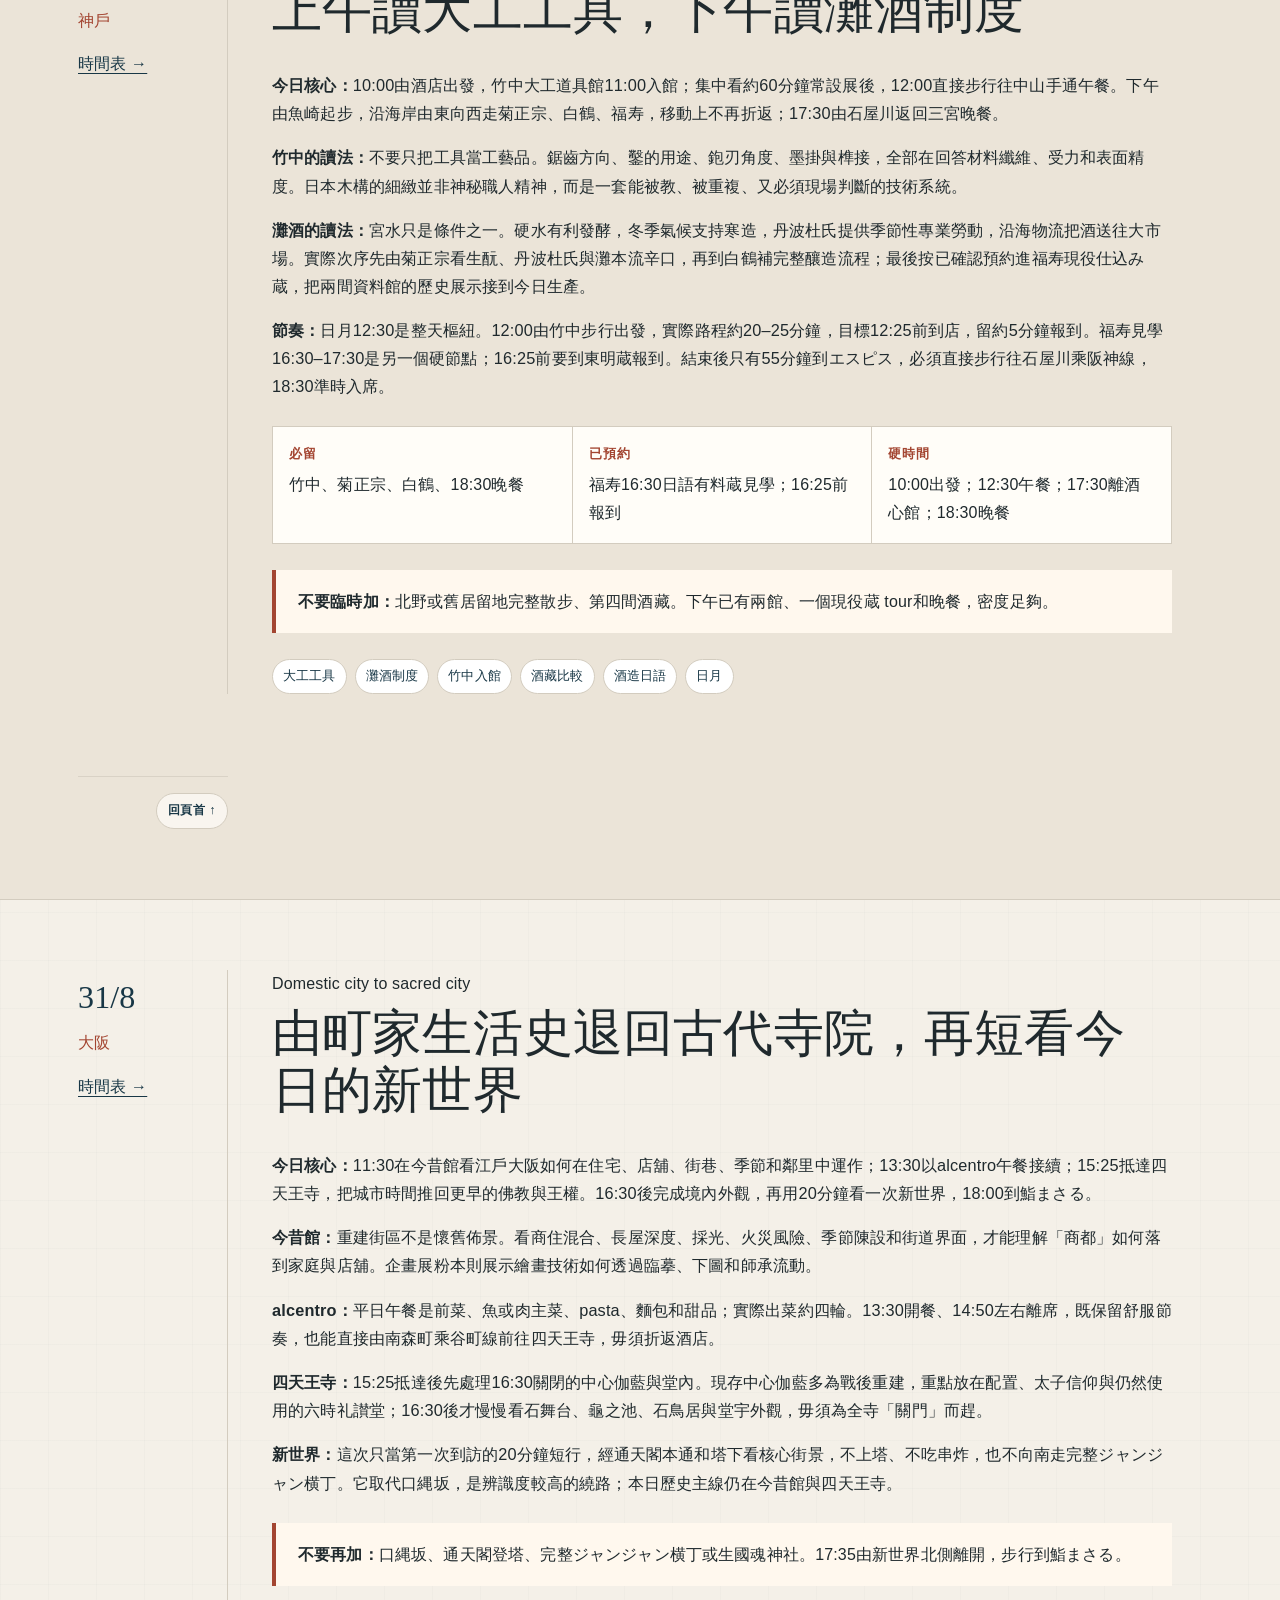
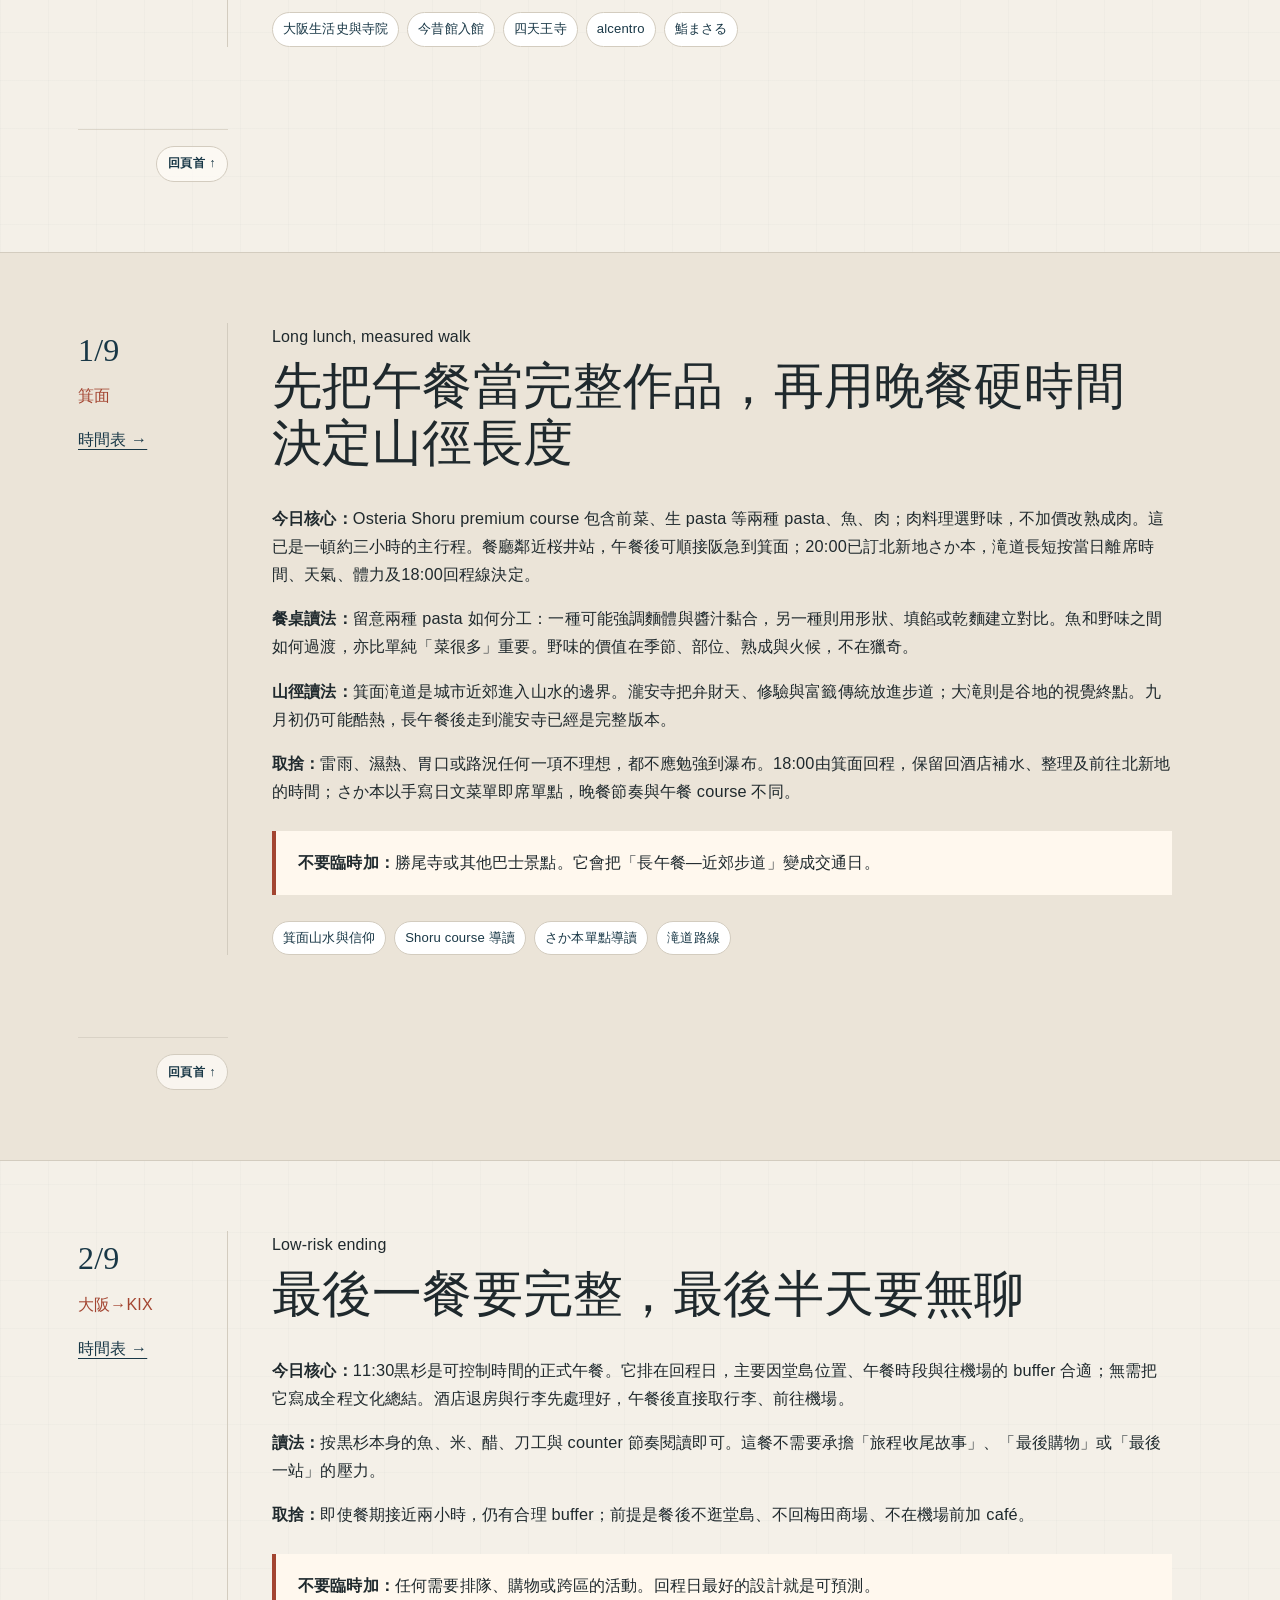
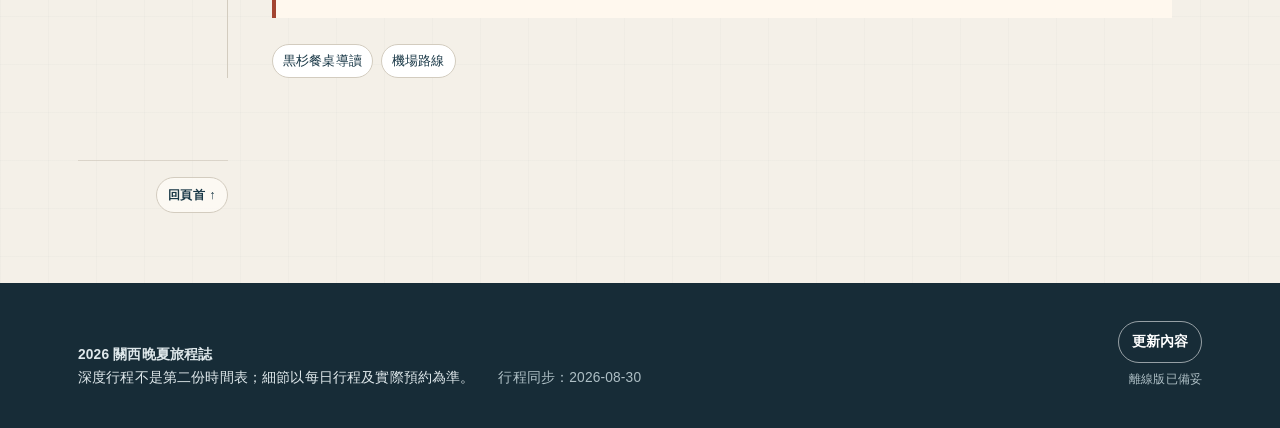
<file: deep-itinerary.html>
<!doctype html>
<html lang="zh-Hant">
  <head>
    <meta charset="utf-8" />
    <meta name="viewport" content="width=device-width,initial-scale=1" />
    <title>深度行程｜2026 關西晚夏</title>
    <meta
      name="description"
      content="逐日主題、文化脈絡、觀看方法、節奏與取捨。"
    />
      <!-- social-meta:start -->
    <meta name="theme-color" content="#183746">
    <meta name="apple-mobile-web-app-title" content="關西晚夏">
    <meta name="apple-mobile-web-app-capable" content="yes">
    <link rel="apple-touch-icon" sizes="180x180" href="apple-touch-icon.png">
    <link rel="icon" type="image/png" href="apple-touch-icon.png">
    <link rel="manifest" href="manifest.webmanifest">
    <link rel="canonical" href="https://davetwchiu.github.io/kansai-late-summer-2026/deep-itinerary.html">
    <meta property="og:type" content="website">
    <meta property="og:locale" content="zh_HK">
    <meta property="og:site_name" content="關西晚夏旅程誌">
    <meta property="og:title" content="深度行程｜2026 關西晚夏">
    <meta property="og:description" content="逐日主題、文化脈絡、觀看方法、節奏與取捨。">
    <meta property="og:url" content="https://davetwchiu.github.io/kansai-late-summer-2026/deep-itinerary.html">
    <meta property="og:image" content="https://davetwchiu.github.io/kansai-late-summer-2026/assets/images/social-preview.png">
    <meta property="og:image:type" content="image/png">
    <meta property="og:image:width" content="1200">
    <meta property="og:image:height" content="630">
    <meta property="og:image:alt" content="2026 關西晚夏旅程誌">
    <meta name="twitter:card" content="summary_large_image">
    <meta name="twitter:title" content="深度行程｜2026 關西晚夏">
    <meta name="twitter:description" content="逐日主題、文化脈絡、觀看方法、節奏與取捨。">
    <meta name="twitter:image" content="https://davetwchiu.github.io/kansai-late-summer-2026/assets/images/social-preview.png">
    <!-- social-meta:end -->
<link rel="stylesheet" href="assets/style.css" />
    <script defer src="assets/site.js"></script>
  </head>
  <body>
    <a class="skip-link" href="#main">跳到主要內容</a>
    <header class="site-header">
      <div class="wrap header-row">
        <a class="brand" href="index.html"
          ><span class="brand-mark">旅</span
          ><span class="brand-copy"
            ><strong>關西晚夏旅程誌</strong
            ><span>Osaka base · 26 Aug–2 Sep 2026</span></span
          ></a
        ><button
          class="nav-toggle"
          type="button"
          aria-expanded="false"
          aria-controls="primary-nav"
        >
          選單
        </button>
        <nav id="primary-nav" class="nav" aria-label="主要導覽">
          <a href="index.html">首頁</a><a href="daily.html">每日行程</a
          ><a aria-current="page" href="deep-itinerary.html">深度行程</a
          ><a href="culture.html">文化筆記</a><a href="museums.html">入館筆記</a
          ><a href="food.html">餐飲</a><a href="maps.html">地圖</a>
        </nav>
      </div>
    </header>
    <main id="main">
      <section class="page-hero">
        <div class="wrap">
          <div class="eyebrow">How to read each day</div>
          <h1>深度行程</h1>
          <p>
            每日行程頁回答幾點到、怎樣走；這一頁回答為何這樣排、今日真正要看甚麼、甚麼應該慢、甚麼可以刪，以及哪些地方不要臨時加。
          </p>
        </div>
      </section>
      <section class="section">
        <div class="wrap">
          <div class="section-heading">
            <div class="label">Daily priorities</div>
            <div>
              <h2>每日早上重讀的判斷頁</h2>
              <p>
                每日先鎖定預約、最後入場時間與最重要的實物；再按天氣、體力和交通決定補充館舍、散步與購物。延誤時先刪替代性高的項目，避免一段拖慢全日。
              </p>
            </div>
          </div>
          <div class="relation-guide" aria-label="行程取捨標示">
            <div><strong>硬節點</strong><span>已預約餐期、最後入場與回程交通，時間不可任意後移。</span></div>
            <div><strong>核心現場</strong><span>當日最值得保留的館舍、寺院、展品或街區。</span></div>
            <div><strong>先刪項目</strong><span>延誤、酷熱或疲倦時最先縮短的補充段落。</span></div>
          </div>
          <nav class="quick-nav" aria-label="深度行程捷徑">
            <a href="#arrival">26/8</a><a href="#nara">27/8</a
            ><a href="#sakai">28/8</a><a href="#food-day">29/8</a
            ><a href="#kobe">30/8</a><a href="#osaka">31/8</a
            ><a href="#minoh">1/9</a><a href="#departure">2/9</a>
          </nav>
        </div>
      </section>
      <section class="deep-day alt" id="arrival">
        <div class="wrap">
          <aside>
            <div class="deep-date">26/8</div>
            <div class="deep-place">大阪</div>
            <a href="daily.html#d0826">時間表 →</a>
          </aside>
          <article>
            <div class="kicker">Arrival day</div>
            <h2>抵達日的工作，是把身體送到大阪，不是證明第一天也很充實</h2>
            <p>
              <strong>今日核心：</strong>航班、入境、行李、KIX
              到梅田與酒店安頓，已經是一整套不可控制的流程。晚上ジュンジーノ是唯一正式節點；下午留白不是浪費，而是讓後面三個高密度日遊有正常起點。
            </p>
            <p>
              <strong>讀法：</strong
              >抵達日其實在建立全程的尺度。這趟旅程不是觀光衝刺，而是長餐、博物館、寺院、酒造與步行交錯。第一天若用購物或臨時景點把體力燒盡，後面真正重要的館舍會以疲勞狀態進入。
            </p>
            <p>
              <strong>取捨：</strong
              >延誤時先通知餐廳和酒店；不要在梅田、北濱或中之島臨時加一站。晚餐後也不安排
              second round。
            </p>
            <div class="interpret-box">
              <strong>不要臨時加：</strong
              >夜景、商場巡遊或酒吧。第一天最好的完成方式，是吃完飯後覺得仍有餘力。
            </div>
            <div class="contextual-links">
              <a href="food.html#junjino">ジュンジーノ餐桌位置</a
              ><a href="maps.html#d0826">抵達路線</a>
            </div>
          </article>
        </div>
      </section>
      <section class="deep-day" id="nara">
        <div class="wrap">
          <aside>
            <div class="deep-date">27/8</div>
            <div class="deep-place">奈良</div>
            <a href="daily.html#d0827">時間表 →</a>
          </aside>
          <article>
            <div class="kicker">Image, ritual, precinct</div>
            <h2>佛畫先離開寺院，再把它送回寺院</h2>
            <p>
              <strong>今日核心：</strong
              >奈良國立博物館先建立圖像與造像的觀看框架；東大寺再把作品放回寺院、儀式、伽藍與國家佛教現場；依水園最後把視線由巨大公共工程縮回人的步幅與借景。19:00じょうじ安排在回大阪後，原因是已訂餐期與返程方便。
            </p>
            <p>
              <strong>讀法一：</strong
              >佛畫不是平面的宗教插圖。身色、手印、持物、眷屬和構圖都在指示禮拜與儀式關係。博物館的優勢，是把作品抽離昏暗殿堂，讓人看清材料、線條與修復；限制則是容易令它們變成純美術品。因此上午看展時要反覆問：它原本在甚麼場合出現、面向甚麼人、如何被供奉。
            </p>
            <p>
              <strong>讀法二：</strong
              >到東大寺後，問題轉成尺度。南大門看鎌倉雕刻如何把守門變成動勢；大佛殿看宗教願望如何需要木材、鑄造、財政、勞動和重建制度；三月堂看密集造像如何在較小空間形成完全不同的壓力。二月堂不是觀景台，而是儀式、坡道、木構和山腳位置的交界。
            </p>
            <p>
              <strong>依水園：</strong
              >你以前到過，這次毋須完整打卡。若能入園，集中看前後兩庭的時代差和借景；若東大寺值得多留，縮短依水園，而非反過來。
            </p>
            <div class="decision-grid">
              <div>
                <strong>必留</strong
                ><span>奈良國博、東大寺本體、19:00晚餐</span>
              </div>
              <div><strong>先刪</strong><span>東大寺博物館完整閱讀</span></div>
              <div>
                <strong>硬時間</strong><span>16:00前進依水園；17:00離奈良</span>
              </div>
            </div>
            <div class="interpret-box">
              <strong>不要臨時加：</strong
              >春日大社、若草山或ならまち完整散步。這一天已有完整的「圖像—寺院—庭園」曲線。
            </div>
            <div class="contextual-links">
              <a href="culture.html#nara">奈良佛教與寺院制度</a
              ><a href="museums.html#nara-museum">國博入館筆記</a
              ><a href="museums.html#todaiji">東大寺入館筆記</a
              ><a href="todaiji.html">東大寺完整研讀與現場模式</a
              ><a href="food.html#unagiku">うな菊</a>
            </div>
          </article>
        </div>
      </section>
      <section class="deep-day alt" id="sakai">
        <div class="wrap">
          <aside>
            <div class="deep-date">28/8</div>
            <div class="deep-place">堺</div>
            <a href="daily.html#d0828">時間表 →</a>
          </aside>
          <article>
            <div class="kicker">Merchant city, tea, metal</div>
            <h2>商都、茶湯與火器：同一座城市的三種精度</h2>
            <p>
              <strong>今日核心：</strong
              >由利晶之杜開始，經宿院和弥助，再到堺伝匠館與鉄炮鍛冶屋敷，地理上一路向北。茶湯、刃物與火器可由堺商業及製造史互相參照；弥助是宿院附近的跨代壽司店和實際午餐節點，不需要被寫成鍛冶故事的一部分。18:30 Murakami 是回大阪後的獨立晚餐；餐後留約90分鐘緩衝，22:30轉到福島的ぽんしゅや 三徳六味作已確認的日本酒二次會。
            </p>
            <p>
              <strong>讀法一：</strong
              >中世堺的富裕來自流通、信用與談判能力。茶湯並不是脫離商業的純精神世界；高級器物、客人次序、座敷規則和主客關係，本身就是判斷力與身分的表演。利休式的「簡」也不是沒有資源，而是有選擇後懂得刪除。
            </p>
            <p>
              <strong>讀法二：</strong
              >刃物與鉄炮不是兩個觀光主題，而是同一套城市製造能力的不同輸出。材料要被採購，工序要分拆，品質要被識別，產品要進入市場。堺伝匠館提供整體流程；鉄炮鍛冶屋敷則讓人看到住居、作業場、工具、訂單與家業如何共存。
            </p>
            <p>
              <strong>城市尺度：</strong
              >大道筋和阪堺線令這一天仍保留線性港市感。不要被 Google Maps
              重新排序；午餐後繼續向北，不折返宿院。
            </p>
            <div class="decision-grid">
              <div>
                <strong>必留</strong><span>弥助、堺伝匠館、鉄炮鍛冶屋敷</span>
              </div>
              <div>
                <strong>可縮</strong><span>利晶之杜文學展示、購刀時間</span>
              </div>
              <div>
                <strong>硬時間</strong><span>12:30入席；15:05鍛冶屋敷；22:30福島預約</span>
              </div>
            </div>
            <div class="interpret-box">
              <strong>不要臨時加：</strong
              >大仙公園、古墳群或堺市博物館。它們是另一條完整路線，不能當順路小點。
            </div>
            <div class="contextual-links">
              <a href="culture.html#sakai">堺文化長文</a
              ><a href="museums.html#risho">利晶之杜</a
              ><a href="museums.html#cut">堺刃物</a
              ><a href="food.html#yasuke">弥助</a
              ><a href="food.html#santoku">三徳六味</a
              ><a href="drinks.html#d0828-drinks">固定二次會</a
              ><a href="maps.html#d0828">堺→福島動線</a>
            </div>
          </article>
        </div>
      </section>
      <section class="deep-day" id="food-day">
        <div class="wrap">
          <aside>
            <div class="deep-date">29/8</div>
            <div class="deep-place">大阪</div>
            <a href="daily.html#d0829">時間表 →</a>
          </aside>
          <article>
            <div class="kicker">Two independent tables</div>
            <h2>兩餐之間的空白，才令這個餐飲日成立</h2>
            <p>
              <strong>今日核心：</strong>ritmicita
              是由日本酒主導的完整課程；炭火いわ田集中在火、肉與 counter
              節奏。兩店沒有需要建立的歷史或料理系譜關係；排在同一日是預約結果，長休只為消化、補水和恢復食慾。
            </p>
            <p>
              <strong>ritmicita 的讀法：</strong
              >店方把整餐描述為由おつきだし到甜點、包含約三合日本酒的 full
              course，而且酒量可調整。真正值得觀察的不是飲了多少，而是酒是否在每一道菜中改變鹹味、酸度、脂肪與餘韻；日本酒能否像
              wine pairing 一樣建立曲線，而不是逐杯介紹銘柄。
            </p>
            <p>
              <strong>炭火いわ田的讀法：</strong
              >晚上把注意力放到火候、香氣、部位和上菜速度。午餐已包含約三合日本酒，晚餐先完成 short course，再按飽足感追加；酒量應顯著收斂。
            </p>
            <p>
              <strong>取捨：</strong
              >下午回酒店補水、休息、睡一會，都是正式行程。大和文華館不應硬塞；它既會破壞消化，也會令晚餐前再次長距離移動。
            </p>
            <div class="interpret-box">
              <strong>不要臨時加：</strong>下午美術館、酒吧或
              shopping。留白不是行程不足，而是這一天的結構核心。
            </div>
            <div class="contextual-links">
              <a href="food.html#ritmicita">ritmicita 深讀</a
              ><a href="food.html#iwata">炭火いわ田</a
              ><a href="maps.html#d0829">兩餐路線</a>
            </div>
          </article>
        </div>
      </section>
      <section class="deep-day alt" id="kobe">
        <div class="wrap">
          <aside>
            <div class="deep-date">30/8</div>
            <div class="deep-place">神戶</div>
            <a href="daily.html#d0830">時間表 →</a>
          </aside>
          <article>
            <div class="kicker">Two separate visits</div>
            <h2>上午讀大工工具，下午讀灘酒制度</h2>
            <p>
              <strong>今日核心：</strong
              >09:30由酒店出發，竹中大工道具館10:30入館；集中看75分鐘常設展後，直接步行往中山手通午餐。下午由魚崎起步，沿海岸由東向西走菊正宗、白鶴、福寿，移動上不再折返；17:30由石屋川返回三宮晚餐。
            </p>
            <p>
              <strong>竹中的讀法：</strong
              >不要只把工具當工藝品。鋸齒方向、鑿的用途、鉋刃角度、墨掛與榫接，全部在回答材料纖維、受力和表面精度。日本木構的細緻並非神秘職人精神，而是一套能被教、被重複、又必須現場判斷的技術系統。
            </p>
            <p>
              <strong>灘酒的讀法：</strong
              >宮水只是條件之一。硬水有利發酵，冬季氣候支持寒造，丹波杜氏提供季節性專業勞動，沿海物流把酒送往大市場。實際次序先由菊正宗看生酛、丹波杜氏與灘本流辛口，再到白鶴補完整釀造流程；最後按已確認預約進福寿現役仕込み蔵，把兩間資料館的歷史展示接到今日生產。
            </p>
            <p>
              <strong>節奏：</strong
              >日月12:30是整天樞紐。11:45由竹中步行出發，實際路程約20–30分鐘，餘下只作過路及找入口。福寿見學16:30–17:30是另一個硬節點；16:25前要到東明蔵報到。結束後只有55分鐘到エスピス，必須直接步行往石屋川乘阪神線，18:30準時入席。
            </p>
            <div class="decision-grid">
              <div>
                <strong>必留</strong><span>竹中、菊正宗、白鶴、18:30晚餐</span>
              </div>
              <div><strong>已預約</strong><span>福寿16:30日語有料蔵見學；16:25前報到</span></div>
              <div>
                <strong>硬時間</strong><span>09:30出發；12:30午餐；17:30離酒心館；18:30晚餐</span>
              </div>
            </div>
            <div class="interpret-box">
              <strong>不要臨時加：</strong>北野或舊居留地完整散步、第四間酒藏。下午已有兩館、一個現役蔵 tour和晚餐，密度足夠。
            </div>
            <div class="contextual-links">
              <a href="culture.html#carpentry">大工工具</a
              ><a href="culture.html#nada">灘酒制度</a
              ><a href="museums.html#takenaka">竹中入館</a
              ><a href="museums.html#hakutsuru">酒藏比較</a
              ><a href="museums.html#sake-japanese">酒造日語</a
              ><a href="food.html#nichigetsu">日月</a>
            </div>
          </article>
        </div>
      </section>
      <section class="deep-day" id="osaka">
        <div class="wrap">
          <aside>
            <div class="deep-date">31/8</div>
            <div class="deep-place">大阪</div>
            <a href="daily.html#d0831">時間表 →</a>
          </aside>
          <article>
            <div class="kicker">Domestic city to sacred city</div>
            <h2>由町家生活史退回古代寺院，再短看今日的新世界</h2>
            <p>
              <strong>今日核心：</strong
              >11:30在今昔館看江戶大阪如何在住宅、店舖、街巷、季節和鄰里中運作；13:30以alcentro午餐接續；15:25抵達四天王寺，把城市時間推回更早的佛教與王權。16:30後完成境內外觀，再用20分鐘看一次新世界，18:00到鮨まさる。
            </p>
            <p>
              <strong>今昔館：</strong
              >重建街區不是懷舊佈景。看商住混合、長屋深度、採光、火災風險、季節陳設和街道界面，才能理解「商都」如何落到家庭與店舖。企畫展粉本則展示繪畫技術如何透過臨摹、下圖和師承流動。
            </p>
            <p>
              <strong>alcentro：</strong
              >平日午餐是前菜、魚或肉主菜、pasta、麵包和甜品；實際出菜約四輪。13:30開餐、14:50左右離席，既保留舒服節奏，也能直接由南森町乘谷町線前往四天王寺，毋須折返酒店。
            </p>
            <p>
              <strong>四天王寺：</strong
              >15:25抵達後先處理16:30關閉的中心伽藍與堂內。現存中心伽藍多為戰後重建，重點放在配置、太子信仰與仍然使用的六時礼讃堂；16:30後才慢慢看石舞台、龜之池、石鳥居與堂宇外觀，毋須為全寺「關門」而趕。
            </p>
            <p>
              <strong>新世界：</strong
              >這次只當第一次到訪的20分鐘短行，經通天閣本通和塔下看核心街景，不上塔、不吃串炸，也不向南走完整ジャンジャン横丁。它取代口縄坂，是辨識度較高的繞路；本日歷史主線仍在今昔館與四天王寺。
            </p>
            <div class="interpret-box">
              <strong>不要再加：</strong
              >口縄坂、通天閣登塔、完整ジャンジャン横丁或生國魂神社。17:35由新世界北側離開，步行到鮨まさる。
            </div>
            <div class="contextual-links">
              <a href="culture.html#osaka">大阪生活史與寺院</a
              ><a href="museums.html#konjaku">今昔館入館</a
              ><a href="museums.html#shitennoji">四天王寺</a
              ><a href="food.html#alcentro">alcentro</a
              ><a href="food.html#masaru">鮨まさる</a>
            </div>
          </article>
        </div>
      </section>
      <section class="deep-day alt" id="minoh">
        <div class="wrap">
          <aside>
            <div class="deep-date">1/9</div>
            <div class="deep-place">箕面</div>
            <a href="daily.html#d0901">時間表 →</a>
          </aside>
          <article>
            <div class="kicker">Long lunch, measured walk</div>
            <h2>先把午餐當完整作品，再用晚餐硬時間決定山徑長度</h2>
            <p>
              <strong>今日核心：</strong>Osteria Shoru premium course
              包含前菜、生 pasta 等兩種
              pasta、魚、肉；肉料理選野味，不加價改熟成肉。這已是一頓約三小時的主行程。餐廳鄰近桜井站，午餐後可順接阪急到箕面；20:00已訂北新地さか本，滝道長短按當日離席時間、天氣、體力及18:00回程線決定。
            </p>
            <p>
              <strong>餐桌讀法：</strong>留意兩種 pasta
              如何分工：一種可能強調麵體與醬汁黏合，另一種則用形狀、填餡或乾麵建立對比。魚和野味之間如何過渡，亦比單純「菜很多」重要。野味的價值在季節、部位、熟成與火候，不在獵奇。
            </p>
            <p>
              <strong>山徑讀法：</strong
              >箕面滝道是城市近郊進入山水的邊界。瀧安寺把弁財天、修驗與富籤傳統放進步道；大滝則是谷地的視覺終點。九月初仍可能酷熱，長午餐後走到瀧安寺已經是完整版本。
            </p>
            <p>
              <strong>取捨：</strong
              >雷雨、濕熱、胃口或路況任何一項不理想，都不應勉強到瀑布。18:00由箕面回程，保留回酒店補水、整理及前往北新地的時間；さか本以手寫日文菜單即席單點，晚餐節奏與午餐 course 不同。
            </p>
            <div class="interpret-box">
              <strong>不要臨時加：</strong
              >勝尾寺或其他巴士景點。它會把「長午餐—近郊步道」變成交通日。
            </div>
            <div class="contextual-links">
              <a href="culture.html#minoh">箕面山水與信仰</a
              ><a href="food.html#shoru">Shoru course 導讀</a
              ><a href="food.html#sakamoto">さか本單點導讀</a
              ><a href="maps.html#d0901">滝道路線</a>
            </div>
          </article>
        </div>
      </section>
      <section class="deep-day" id="departure">
        <div class="wrap">
          <aside>
            <div class="deep-date">2/9</div>
            <div class="deep-place">大阪→KIX</div>
            <a href="daily.html#d0902">時間表 →</a>
          </aside>
          <article>
            <div class="kicker">Low-risk ending</div>
            <h2>最後一餐要完整，最後半天要無聊</h2>
            <p>
              <strong>今日核心：</strong
              >11:30黒杉是可控制時間的正式午餐。它排在回程日，主要因堂島位置、午餐時段與往機場的 buffer 合適；無需把它寫成全程文化總結。酒店退房與行李先處理好，午餐後直接取行李、前往機場。
            </p>
            <p>
              <strong>讀法：</strong
              >按黒杉本身的魚、米、醋、刀工與 counter
              節奏閱讀即可。這餐不需要承擔「旅程收尾故事」、「最後購物」或「最後一站」的壓力。
            </p>
            <p>
              <strong>取捨：</strong>即使餐期接近兩小時，仍有合理
              buffer；前提是餐後不逛堂島、不回梅田商場、不在機場前加 café。
            </p>
            <div class="interpret-box">
              <strong>不要臨時加：</strong
              >任何需要排隊、購物或跨區的活動。回程日最好的設計就是可預測。
            </div>
            <div class="contextual-links">
              <a href="food.html#kurosugi">黒杉餐桌導讀</a
              ><a href="maps.html#d0902">機場路線</a>
            </div>
          </article>
        </div>
      </section>
    </main>
    <footer class="footer">
      <div class="wrap footer-grid">
        <div>
          <strong>2026 關西晚夏旅程誌</strong
          ><br />深度行程不是第二份時間表；細節以每日行程及實際預約為準。
        </div>
        <div class="updated">最後更新：2026-08-20</div>
      </div>
    </footer>
    <nav class="mobile-tools" aria-label="手機捷徑">
      <a href="daily.html">每日</a><a href="deep-itinerary.html">深度</a
      ><a href="maps.html">地圖</a><a href="food.html">餐飲</a>
    </nav>
  </body>
</html>
</file>
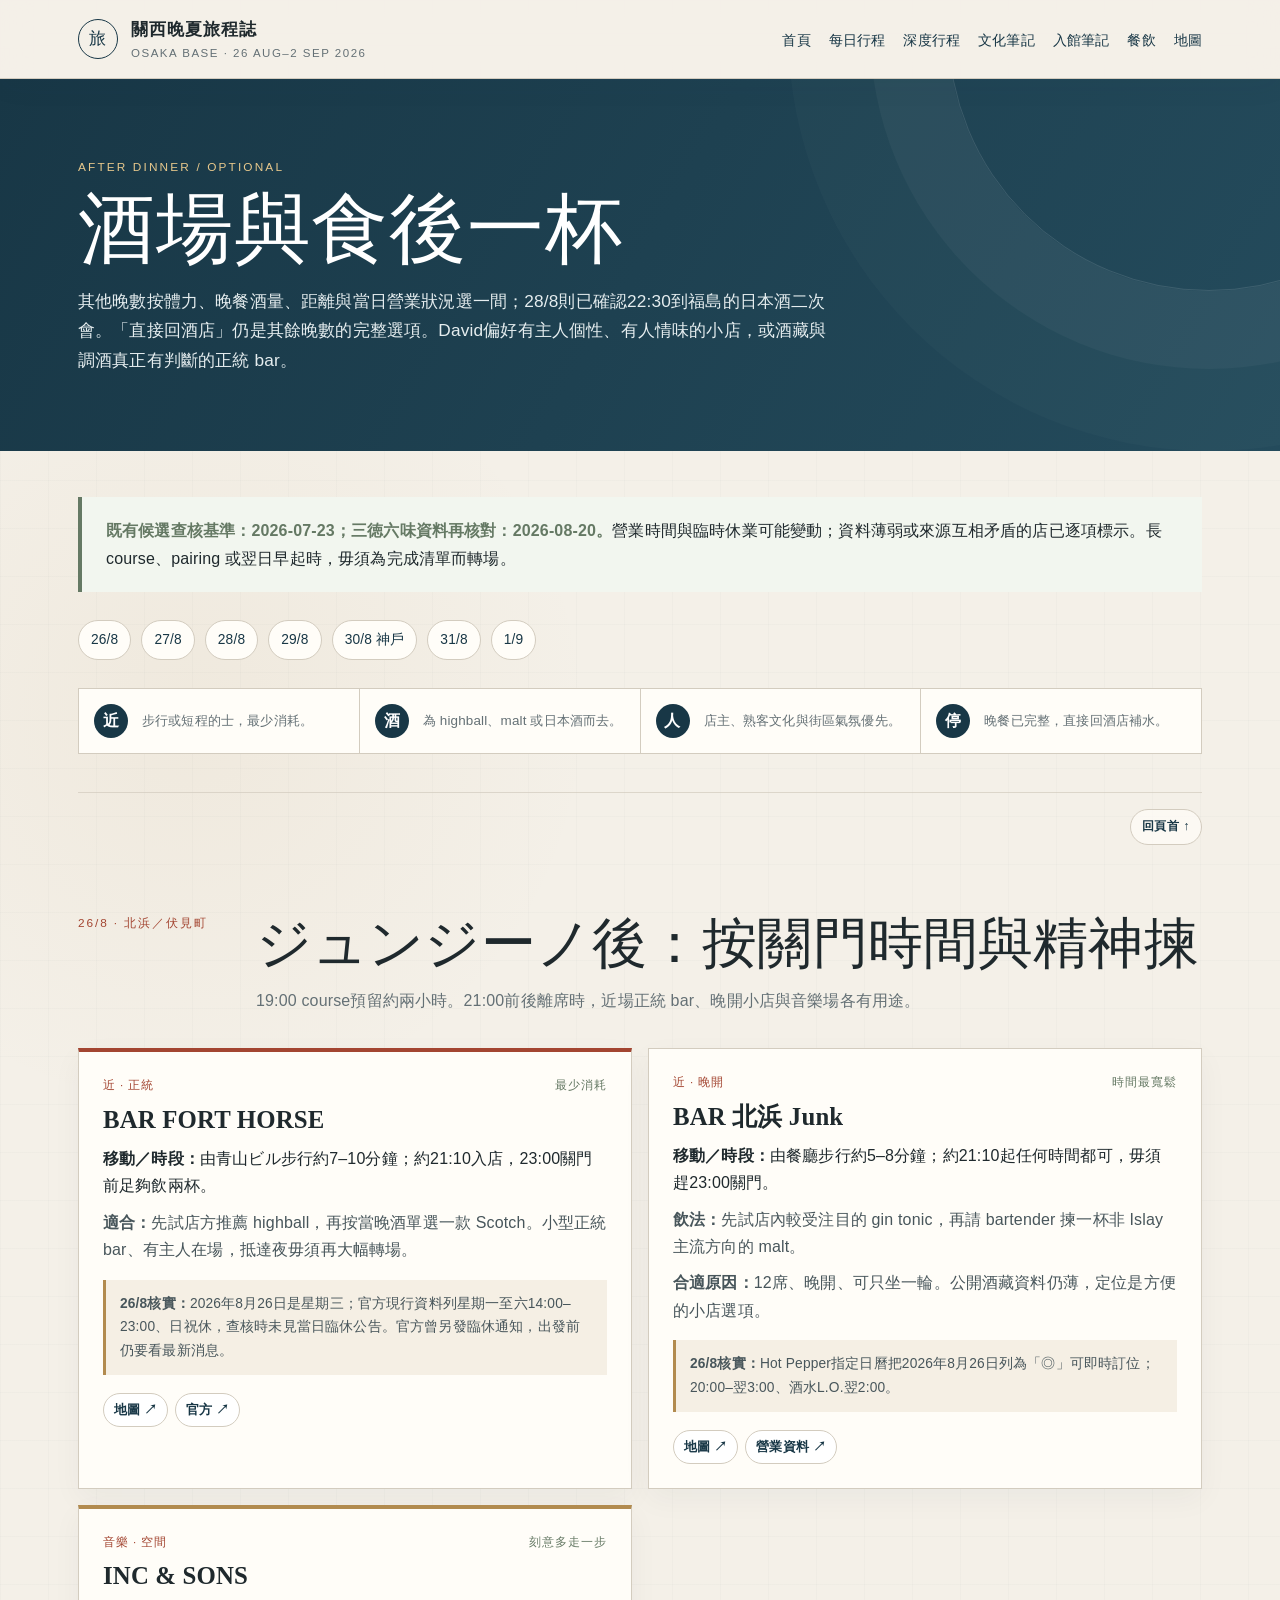
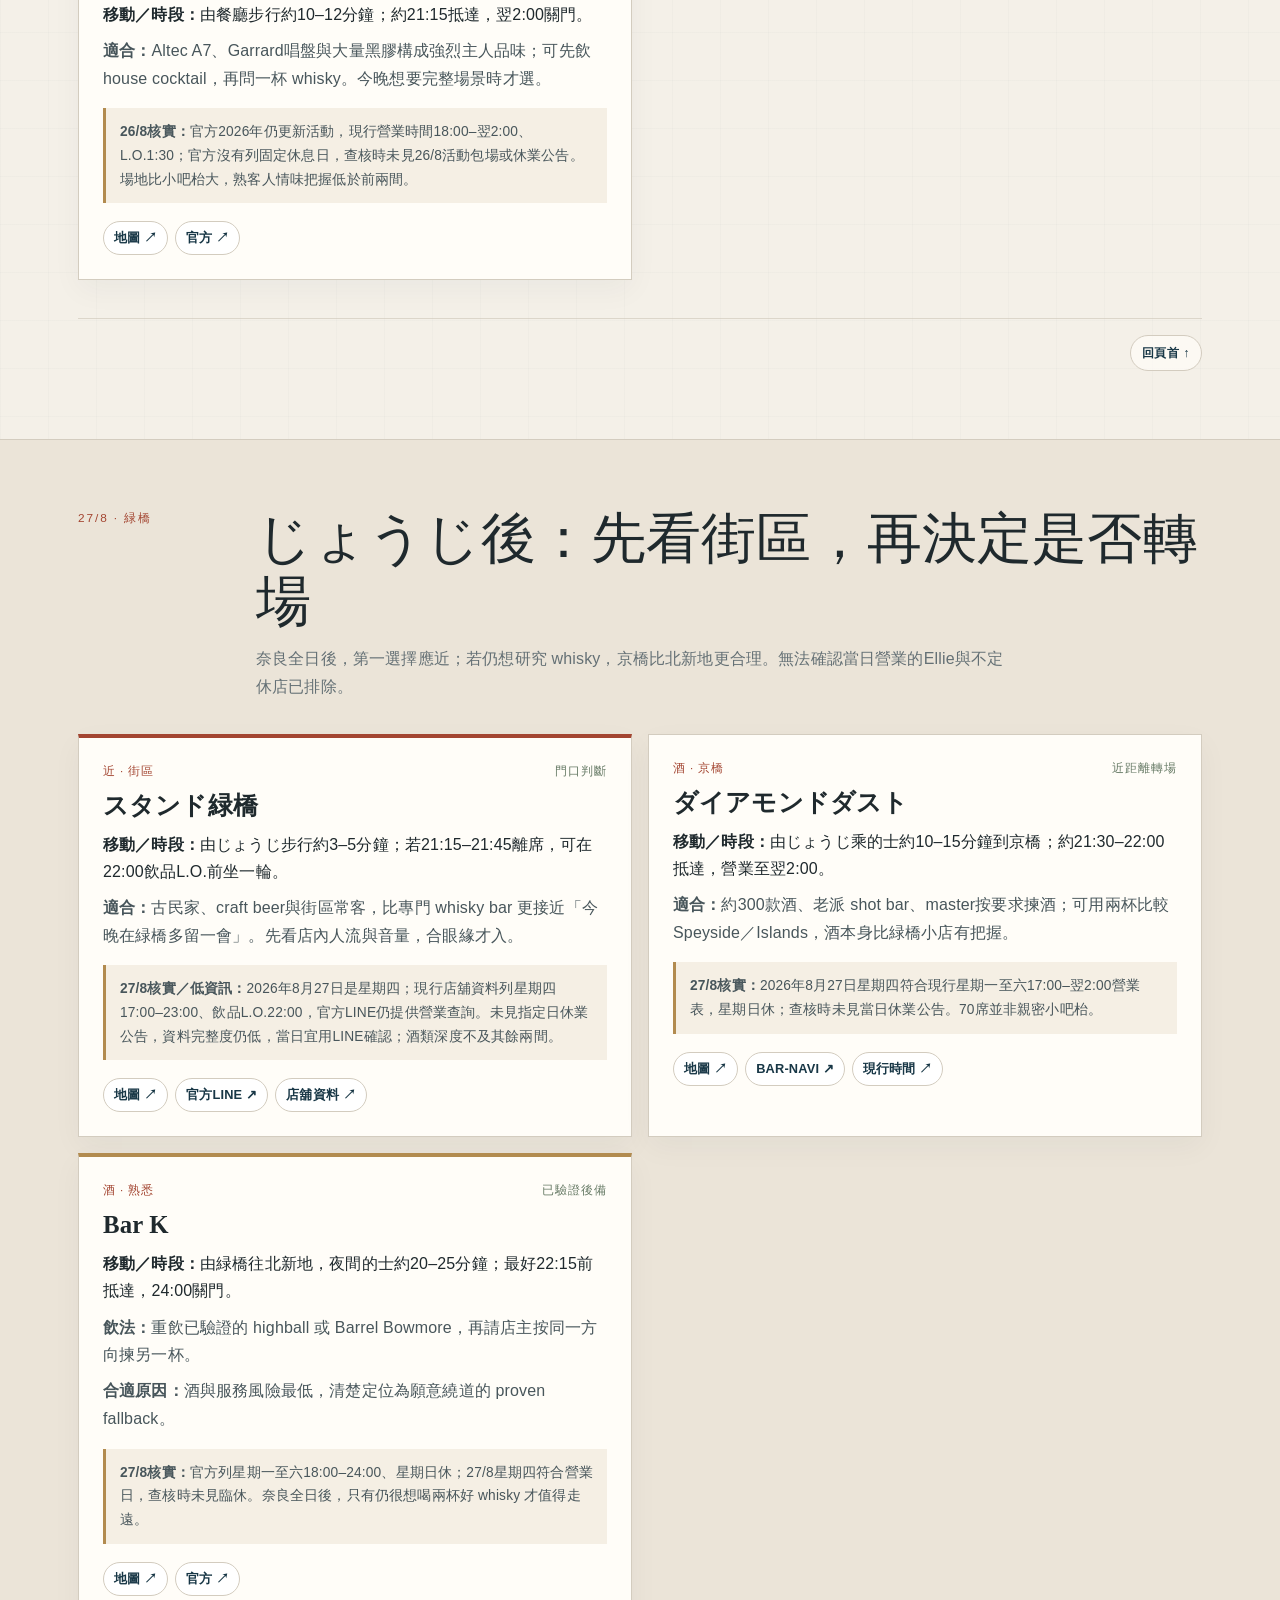
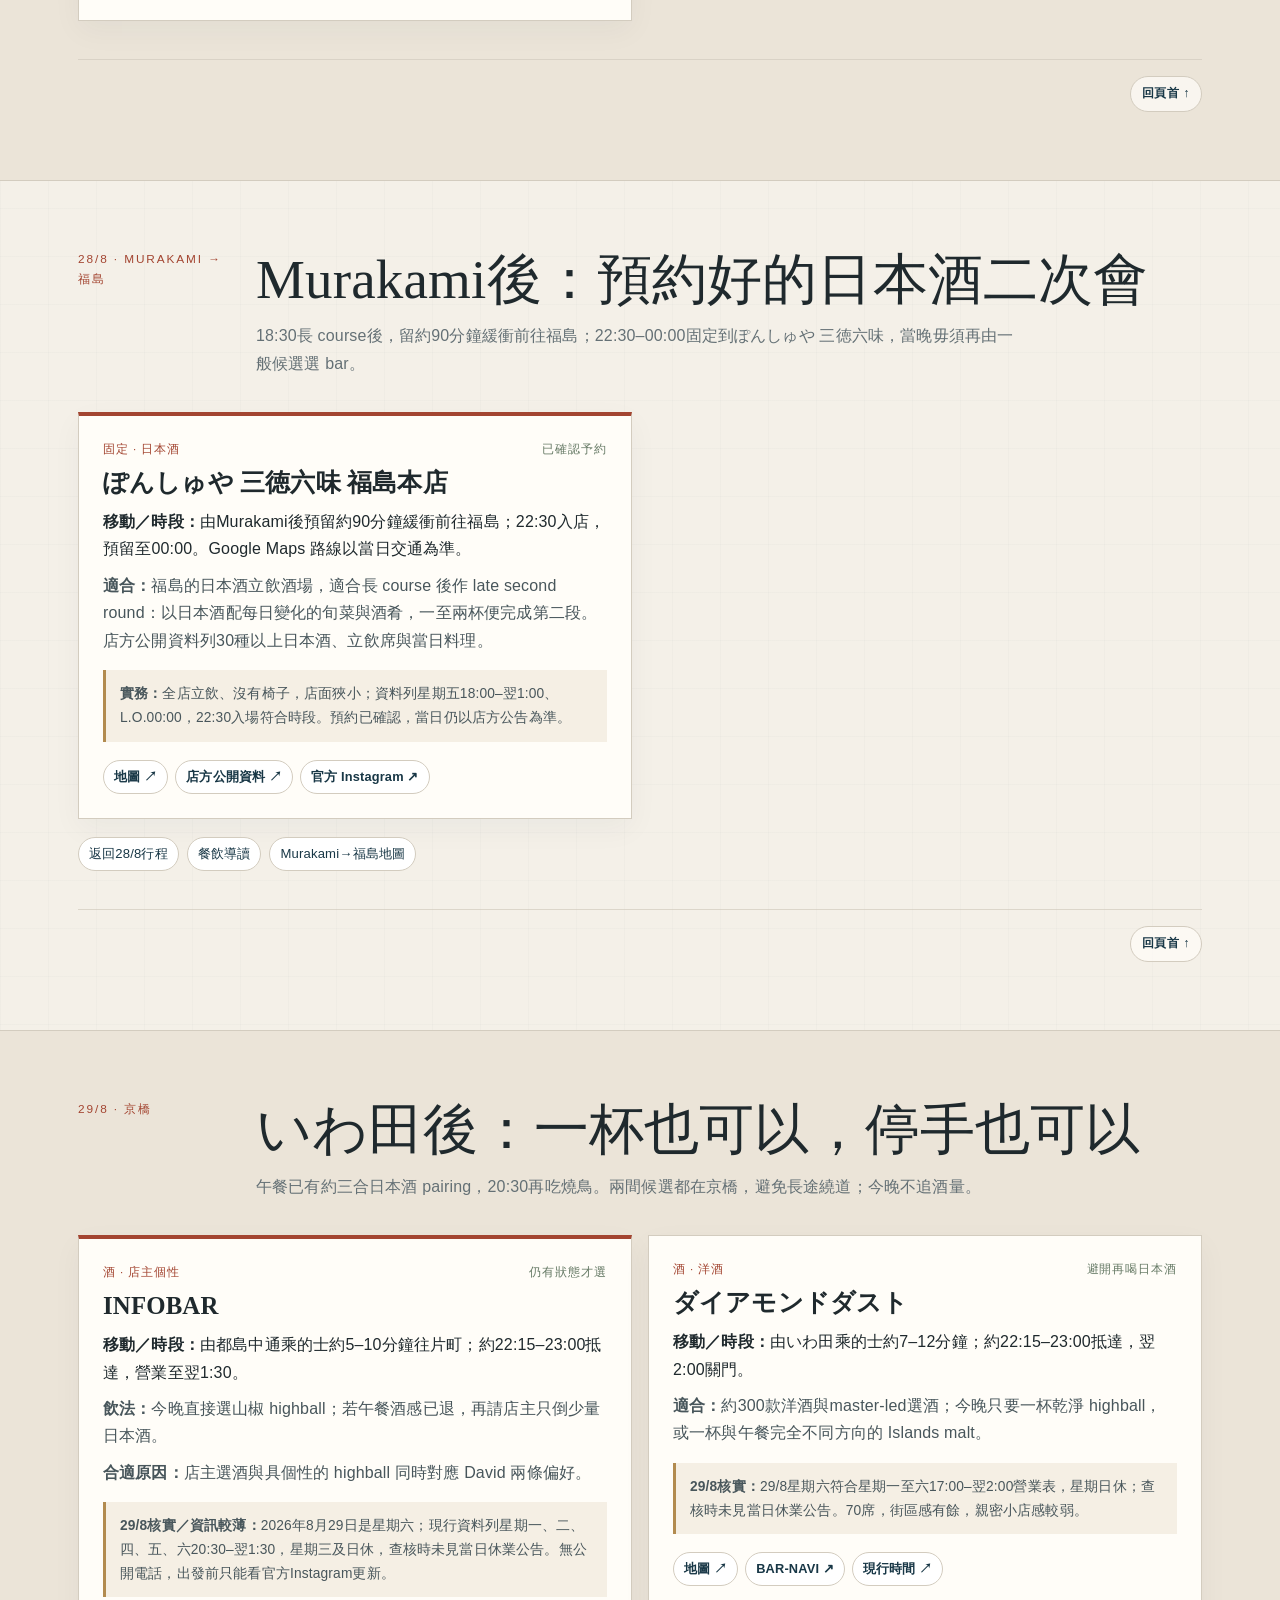
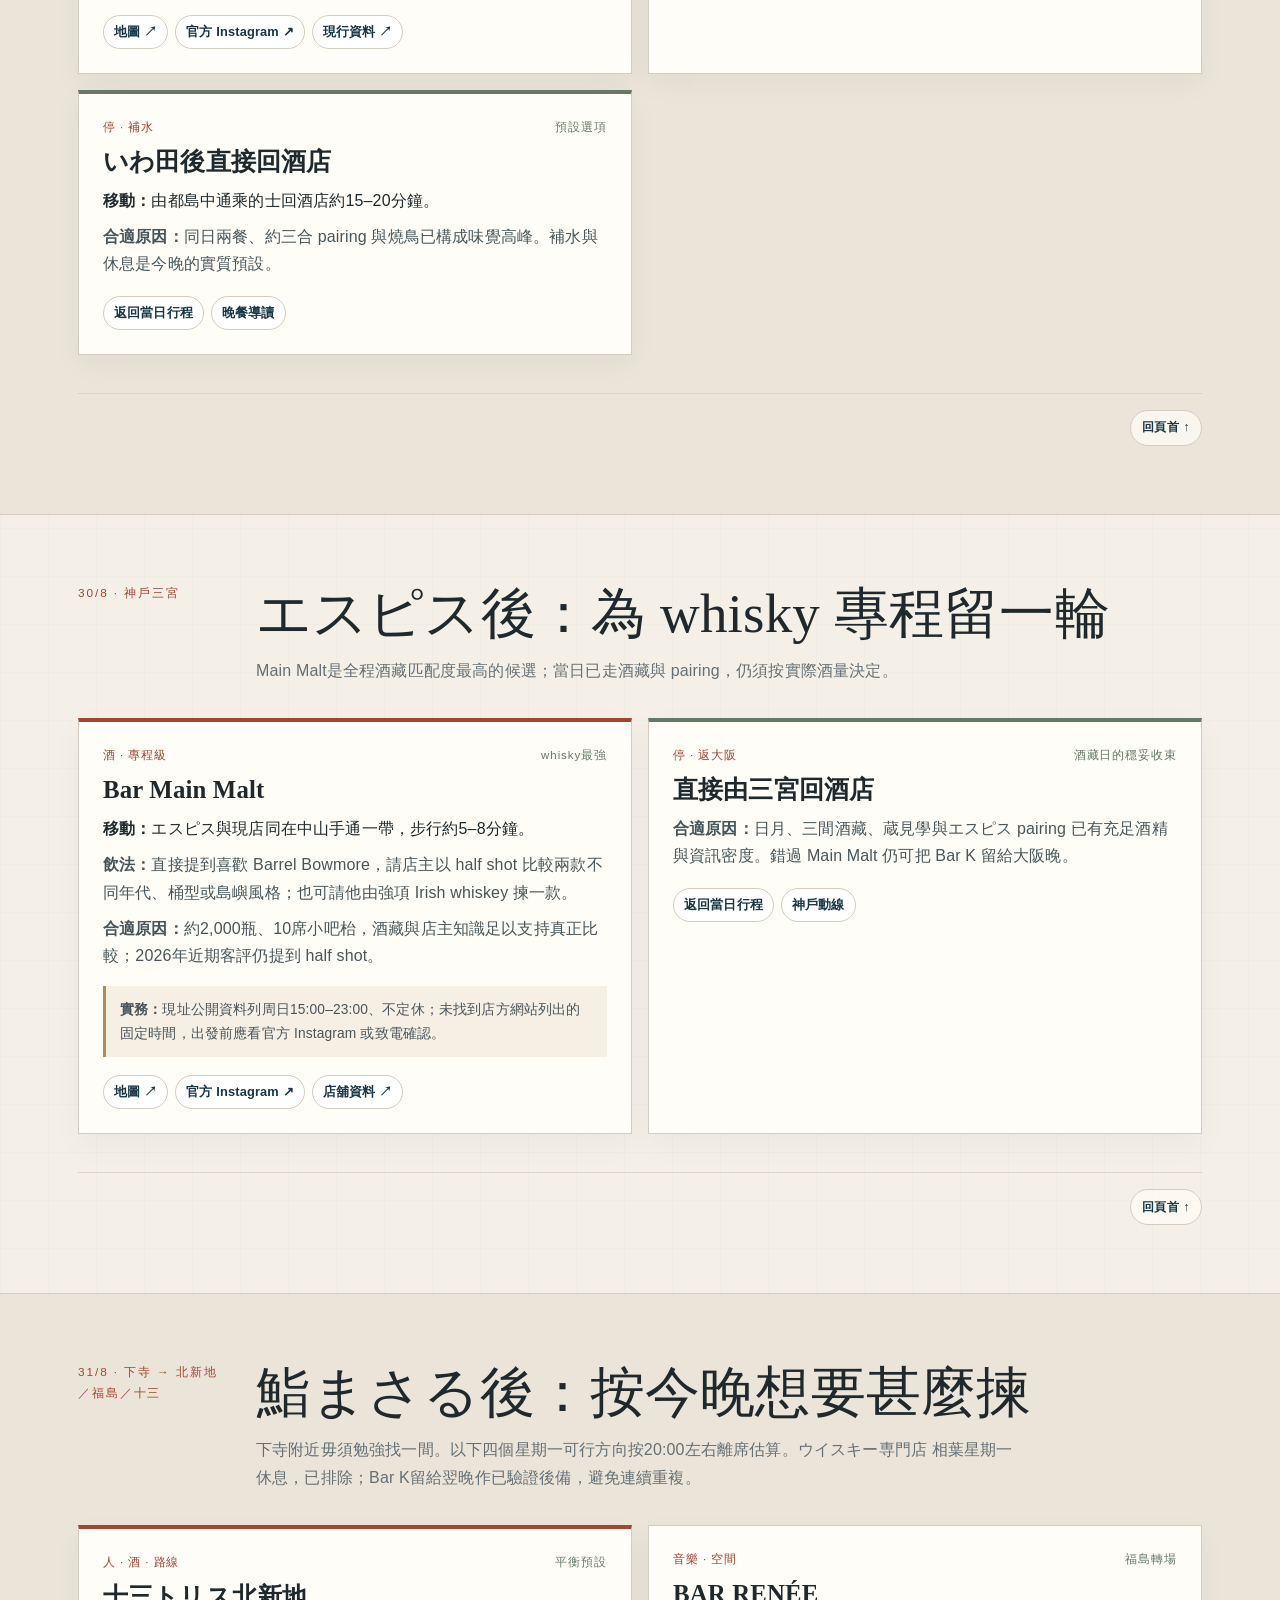
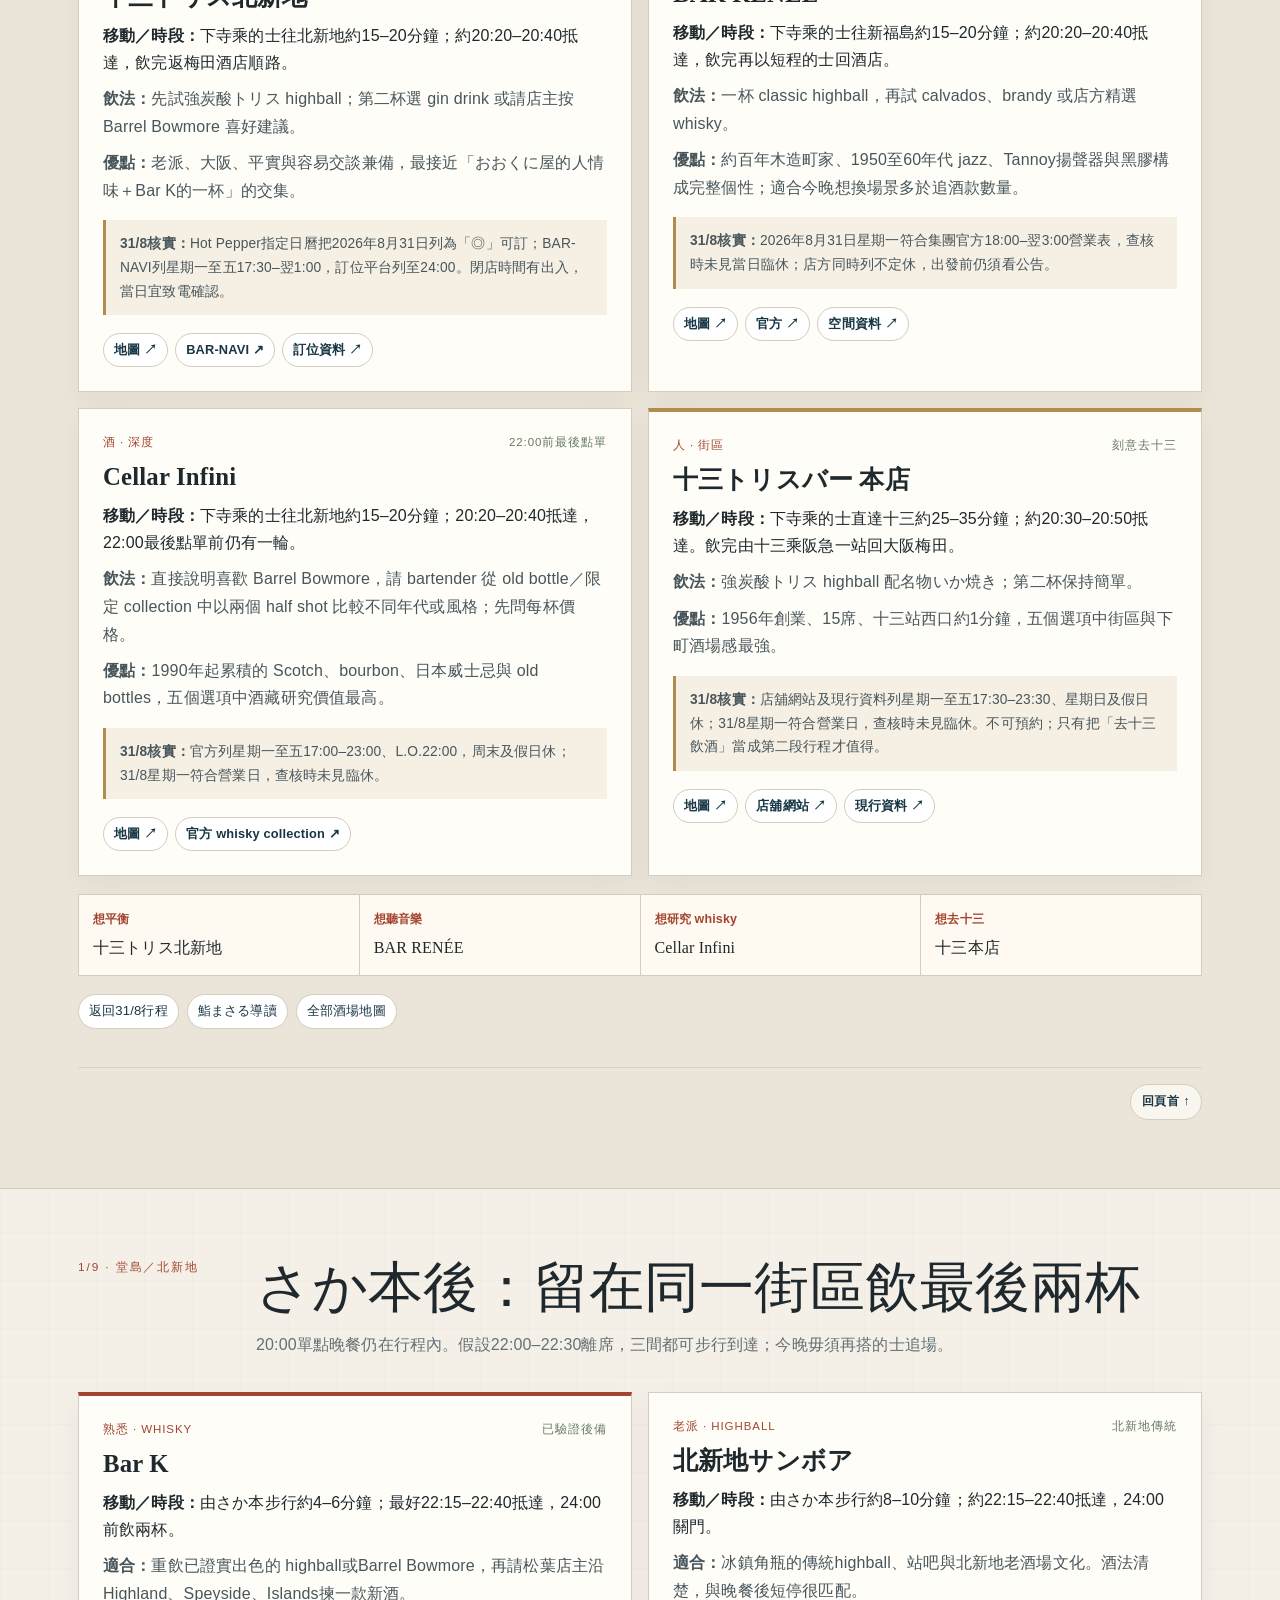
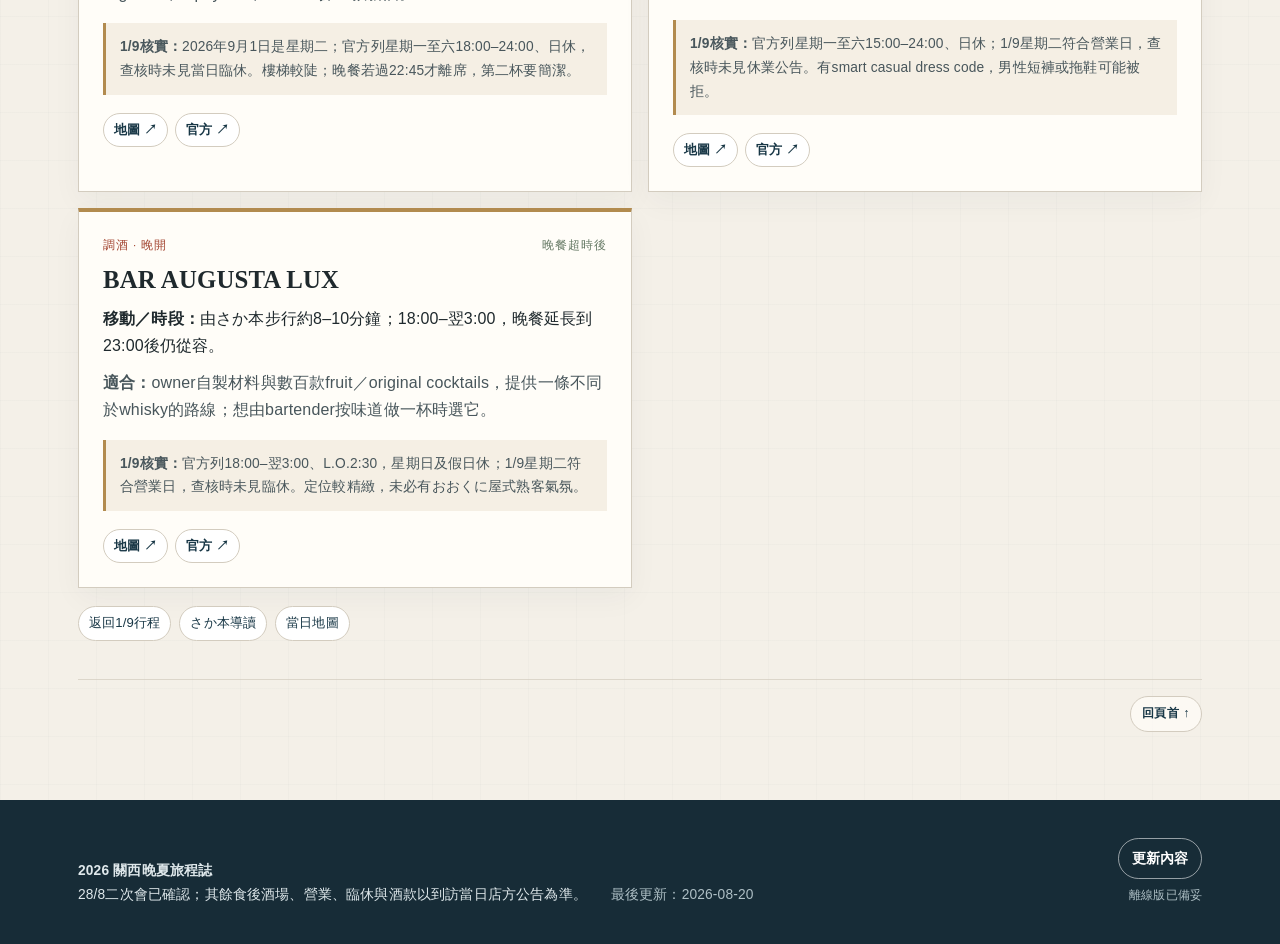
<file: drinks.html>
<!doctype html>
<html lang="zh-Hant">
<head>
  <meta charset="utf-8">
  <meta name="viewport" content="width=device-width,initial-scale=1">
  <title>酒場與食後一杯｜2026 關西晚夏</title>
  <meta name="description" content="按心情、距離與實際營業條件整理食後酒場；28/8已確認福島日本酒二次會，其餘晚數保留彈性。">
  <meta name="theme-color" content="#183746">
  <meta name="apple-mobile-web-app-title" content="關西晚夏">
  <meta name="apple-mobile-web-app-capable" content="yes">
  <link rel="apple-touch-icon" sizes="180x180" href="apple-touch-icon.png">
  <link rel="icon" type="image/png" href="apple-touch-icon.png">
  <link rel="manifest" href="manifest.webmanifest">
  <link rel="canonical" href="https://davetwchiu.github.io/kansai-late-summer-2026/drinks.html">
  <meta property="og:type" content="website">
  <meta property="og:locale" content="zh_HK">
  <meta property="og:site_name" content="關西晚夏旅程誌">
  <meta property="og:title" content="酒場與食後一杯｜2026 關西晚夏">
  <meta property="og:description" content="28/8已確認福島日本酒二次會；其餘晚數按距離、酒款與營業條件整理食後酒場選項。">
  <meta property="og:url" content="https://davetwchiu.github.io/kansai-late-summer-2026/drinks.html">
  <meta property="og:image" content="https://davetwchiu.github.io/kansai-late-summer-2026/assets/images/social-preview.png">
  <meta name="twitter:card" content="summary_large_image">
  <meta name="twitter:title" content="酒場與食後一杯｜2026 關西晚夏">
  <meta name="twitter:description" content="28/8已確認福島日本酒二次會；其餘晚數按距離、酒款與營業條件整理食後酒場選項。">
  <meta name="twitter:image" content="https://davetwchiu.github.io/kansai-late-summer-2026/assets/images/social-preview.png">
  <link rel="stylesheet" href="assets/style.css">
  <script defer src="assets/site.js"></script>
</head>
<body>
<a class="skip-link" href="#main">跳到主要內容</a>
<header class="site-header"><div class="wrap header-row">
  <a class="brand" href="index.html"><span class="brand-mark">旅</span><span class="brand-copy"><strong>關西晚夏旅程誌</strong><span>Osaka base · 26 Aug–2 Sep 2026</span></span></a>
  <button class="nav-toggle" type="button" aria-expanded="false" aria-controls="primary-nav">選單</button>
  <nav id="primary-nav" class="nav" aria-label="主要導覽"><a href="index.html">首頁</a><a href="daily.html">每日行程</a><a href="deep-itinerary.html">深度行程</a><a href="culture.html">文化筆記</a><a href="museums.html">入館筆記</a><a href="food.html">餐飲</a><a href="maps.html">地圖</a></nav>
</div></header>

<main id="main">
  <section class="page-hero"><div class="wrap">
    <div class="eyebrow">After dinner / optional</div>
    <h1>酒場與食後一杯</h1>
    <p>其他晚數按體力、晚餐酒量、距離與當日營業狀況選一間；28/8則已確認22:30到福島的日本酒二次會。「直接回酒店」仍是其餘晚數的完整選項。David偏好有主人個性、有人情味的小店，或酒藏與調酒真正有判斷的正統 bar。</p>
  </div></section>

  <section class="section slim-section"><div class="wrap">
    <div class="notice sage"><strong>既有候選查核基準：2026-07-23；三徳六味資料再核對：2026-08-20。</strong>營業時間與臨時休業可能變動；資料薄弱或來源互相矛盾的店已逐項標示。長 course、pairing 或翌日早起時，毋須為完成清單而轉場。</div>
    <nav class="quick-nav" aria-label="食後酒場日期捷徑"><a href="#d0826-drinks">26/8</a><a href="#d0827-drinks">27/8</a><a href="#d0828-drinks">28/8</a><a href="#d0829-drinks">29/8</a><a href="#d0830-drinks">30/8 神戶</a><a href="#d0831-drinks">31/8</a><a href="#d0901-drinks">1/9</a></nav>
    <div class="drink-key" aria-label="選擇方法">
      <div><strong>近</strong><span>步行或短程的士，最少消耗。</span></div>
      <div><strong>酒</strong><span>為 highball、malt 或日本酒而去。</span></div>
      <div><strong>人</strong><span>店主、熟客文化與街區氣氛優先。</span></div>
      <div><strong>停</strong><span>晚餐已完整，直接回酒店補水。</span></div>
    </div>
  </div></section>

  <section class="section drink-night" id="d0826-drinks"><div class="wrap">
    <div class="section-heading"><div class="label">26/8 · 北浜／伏見町</div><div><h2>ジュンジーノ後：按關門時間與精神揀</h2><p>19:00 course預留約兩小時。21:00前後離席時，近場正統 bar、晚開小店與音樂場各有用途。</p></div></div>
    <div class="drink-options">
      <article class="drink-option preferred">
        <div class="option-top"><span class="mood">近 · 正統</span><span class="fit">最少消耗</span></div>
        <h3>BAR FORT HORSE</h3>
        <p class="transfer"><strong>移動／時段：</strong>由青山ビル步行約7–10分鐘；約21:10入店，23:00關門前足夠飲兩杯。</p>
        <p><strong>適合：</strong>先試店方推薦 highball，再按當晚酒單選一款 Scotch。小型正統 bar、有主人在場，抵達夜毋須再大幅轉場。</p>
        <p class="caveat"><strong>26/8核實：</strong>2026年8月26日是星期三；官方現行資料列星期一至六14:00–23:00、日祝休，查核時未見當日臨休公告。官方曾另發臨休通知，出發前仍要看最新消息。</p>
        <div class="option-actions"><a href="https://maps.google.com/?q=BAR+FORT+HORSE+大阪市中央区北浜1-8-16" target="_blank" rel="noopener">地圖 ↗</a><a href="https://forthorse.com/" target="_blank" rel="noopener">官方 ↗</a></div>
      </article>
      <article class="drink-option">
        <div class="option-top"><span class="mood">近 · 晚開</span><span class="fit">時間最寬鬆</span></div>
        <h3>BAR 北浜 Junk</h3>
        <p class="transfer"><strong>移動／時段：</strong>由餐廳步行約5–8分鐘；約21:10起任何時間都可，毋須趕23:00關門。</p>
        <p><strong>飲法：</strong>先試店內較受注目的 gin tonic，再請 bartender 揀一杯非 Islay 主流方向的 malt。</p>
        <p><strong>合適原因：</strong>12席、晚開、可只坐一輪。公開酒藏資料仍薄，定位是方便的小店選項。</p>
        <p class="caveat"><strong>26/8核實：</strong>Hot Pepper指定日曆把2026年8月26日列為「◎」可即時訂位；20:00–翌3:00、酒水L.O.翌2:00。</p>
        <div class="option-actions"><a href="https://maps.google.com/?q=BAR+北浜+Junk+大阪市中央区北浜2-3-15" target="_blank" rel="noopener">地圖 ↗</a><a href="https://www.hotpepper.jp/strJ003410861/" target="_blank" rel="noopener">營業資料 ↗</a></div>
      </article>
      <article class="drink-option detour-option">
        <div class="option-top"><span class="mood">音樂 · 空間</span><span class="fit">刻意多走一步</span></div>
        <h3>INC &amp; SONS</h3>
        <p class="transfer"><strong>移動／時段：</strong>由餐廳步行約10–12分鐘；約21:15抵達，翌2:00關門。</p>
        <p><strong>適合：</strong>Altec A7、Garrard唱盤與大量黑膠構成強烈主人品味；可先飲 house cocktail，再問一杯 whisky。今晚想要完整場景時才選。</p>
        <p class="caveat"><strong>26/8核實：</strong>官方2026年仍更新活動，現行營業時間18:00–翌2:00、L.O.1:30；官方沒有列固定休息日，查核時未見26/8活動包場或休業公告。場地比小吧枱大，熟客人情味把握低於前兩間。</p>
        <div class="option-actions"><a href="https://maps.google.com/?q=INC+%26+SONS+大阪市中央区淡路町2-3-12" target="_blank" rel="noopener">地圖 ↗</a><a href="https://www.inc-sons.com/" target="_blank" rel="noopener">官方 ↗</a></div>
      </article>
    </div>
  </div></section>

  <section class="section alt drink-night" id="d0827-drinks"><div class="wrap">
    <div class="section-heading"><div class="label">27/8 · 緑橋</div><div><h2>じょうじ後：先看街區，再決定是否轉場</h2><p>奈良全日後，第一選擇應近；若仍想研究 whisky，京橋比北新地更合理。無法確認當日營業的Ellie與不定休店已排除。</p></div></div>
    <div class="drink-options">
      <article class="drink-option preferred">
        <div class="option-top"><span class="mood">近 · 街區</span><span class="fit">門口判斷</span></div>
        <h3>スタンド緑橋</h3>
        <p class="transfer"><strong>移動／時段：</strong>由じょうじ步行約3–5分鐘；若21:15–21:45離席，可在22:00飲品L.O.前坐一輪。</p>
        <p><strong>適合：</strong>古民家、craft beer與街區常客，比專門 whisky bar 更接近「今晚在緑橋多留一會」。先看店內人流與音量，合眼緣才入。</p>
        <p class="caveat"><strong>27/8核實／低資訊：</strong>2026年8月27日是星期四；現行店舖資料列星期四17:00–23:00、飲品L.O.22:00，官方LINE仍提供營業查詢。未見指定日休業公告，資料完整度仍低，當日宜用LINE確認；酒類深度不及其餘兩間。</p>
        <div class="option-actions"><a href="https://maps.google.com/?q=スタンド緑橋+大阪市東成区東中本1-2-10" target="_blank" rel="noopener">地圖 ↗</a><a href="https://page.line.me/tuv4551k" target="_blank" rel="noopener">官方LINE ↗</a><a href="https://tabelog.com/osaka/A2701/A270306/27045327/" target="_blank" rel="noopener">店舖資料 ↗</a></div>
      </article>
      <article class="drink-option">
        <div class="option-top"><span class="mood">酒 · 京橋</span><span class="fit">近距離轉場</span></div>
        <h3>ダイアモンドダスト</h3>
        <p class="transfer"><strong>移動／時段：</strong>由じょうじ乘的士約10–15分鐘到京橋；約21:30–22:00抵達，營業至翌2:00。</p>
        <p><strong>適合：</strong>約300款酒、老派 shot bar、master按要求揀酒；可用兩杯比較 Speyside／Islands，酒本身比緑橋小店有把握。</p>
        <p class="caveat"><strong>27/8核實：</strong>2026年8月27日星期四符合現行星期一至六17:00–翌2:00營業表，星期日休；查核時未見當日休業公告。70席並非親密小吧枱。</p>
        <div class="option-actions"><a href="https://maps.google.com/?q=ダイアモンドダスト+大阪市都島区東野田町3-6-13" target="_blank" rel="noopener">地圖 ↗</a><a href="https://bar-navi.suntory.co.jp/search/f__27/s__1162313/p__510/" target="_blank" rel="noopener">BAR-NAVI ↗</a><a href="https://tabelog.com/osaka/A2701/A270107/27007463/" target="_blank" rel="noopener">現行時間 ↗</a></div>
      </article>
      <article class="drink-option detour-option">
        <div class="option-top"><span class="mood">酒 · 熟悉</span><span class="fit">已驗證後備</span></div>
        <h3>Bar K</h3>
        <p class="transfer"><strong>移動／時段：</strong>由緑橋往北新地，夜間的士約20–25分鐘；最好22:15前抵達，24:00關門。</p>
        <p><strong>飲法：</strong>重飲已驗證的 highball 或 Barrel Bowmore，再請店主按同一方向揀另一杯。</p>
        <p><strong>合適原因：</strong>酒與服務風險最低，清楚定位為願意繞道的 proven fallback。</p>
        <p class="caveat"><strong>27/8核實：</strong>官方列星期一至六18:00–24:00、星期日休；27/8星期四符合營業日，查核時未見臨休。奈良全日後，只有仍很想喝兩杯好 whisky 才值得走遠。</p>
        <div class="option-actions"><a href="https://maps.google.com/?q=Bar+K+大阪市北区曽根崎新地1-3-3" target="_blank" rel="noopener">地圖 ↗</a><a href="https://bar-k.jp/index.html" target="_blank" rel="noopener">官方 ↗</a></div>
      </article>
    </div>
  </div></section>

  <section class="section drink-night" id="d0828-drinks"><div class="wrap">
      <div class="section-heading"><div class="label">28/8 · Murakami → 福島</div><div><h2>Murakami後：預約好的日本酒二次會</h2><p>18:30長 course後，留約90分鐘緩衝前往福島；22:30–00:00固定到ぽんしゅや 三徳六味，當晚毋須再由一般候選選 bar。</p></div></div>
    <div class="drink-options">
      <article class="drink-option preferred">
        <div class="option-top"><span class="mood">固定 · 日本酒</span><span class="fit">已確認予約</span></div>
        <h3>ぽんしゅや 三徳六味 福島本店</h3>
        <p class="transfer"><strong>移動／時段：</strong>由Murakami後預留約90分鐘緩衝前往福島；22:30入店，預留至00:00。Google Maps 路線以當日交通為準。</p>
        <p><strong>適合：</strong>福島的日本酒立飲酒場，適合長 course 後作 late second round：以日本酒配每日變化的旬菜與酒肴，一至兩杯便完成第二段。店方公開資料列30種以上日本酒、立飲席與當日料理。</p>
        <p class="caveat"><strong>實務：</strong>全店立飲、沒有椅子，店面狹小；資料列星期五18:00–翌1:00、L.O.00:00，22:30入場符合時段。預約已確認，當日仍以店方公告為準。</p>
        <div class="option-actions"><a href="https://maps.google.com/?q=ぽんしゅや+三徳六味+福島本店+大阪市福島区福島1-6-11" target="_blank" rel="noopener">地圖 ↗</a><a href="https://tabelog.com/osaka/A2701/A270108/27084630/" target="_blank" rel="noopener">店方公開資料 ↗</a><a href="https://www.instagram.com/santokurokumi/" target="_blank" rel="noopener">官方 Instagram ↗</a></div>
      </article>
    </div>
    <div class="contextual-links"><a href="daily.html#d0828">返回28/8行程</a><a href="food.html#santoku">餐飲導讀</a><a href="maps.html#d0828">Murakami→福島地圖</a></div>
  </div></section>

  <section class="section alt drink-night" id="d0829-drinks"><div class="wrap">
    <div class="section-heading"><div class="label">29/8 · 京橋</div><div><h2>いわ田後：一杯也可以，停手也可以</h2><p>午餐已有約三合日本酒 pairing，20:30再吃燒鳥。兩間候選都在京橋，避免長途繞道；今晚不追酒量。</p></div></div>
    <div class="drink-options">
      <article class="drink-option preferred">
        <div class="option-top"><span class="mood">酒 · 店主個性</span><span class="fit">仍有狀態才選</span></div>
        <h3>INFOBAR</h3>
        <p class="transfer"><strong>移動／時段：</strong>由都島中通乘的士約5–10分鐘往片町；約22:15–23:00抵達，營業至翌1:30。</p>
        <p><strong>飲法：</strong>今晚直接選山椒 highball；若午餐酒感已退，再請店主只倒少量日本酒。</p>
        <p><strong>合適原因：</strong>店主選酒與具個性的 highball 同時對應 David 兩條偏好。</p>
        <p class="caveat"><strong>29/8核實／資訊較薄：</strong>2026年8月29日是星期六；現行資料列星期一、二、四、五、六20:30–翌1:30，星期三及日休，查核時未見當日休業公告。無公開電話，出發前只能看官方Instagram更新。</p>
        <div class="option-actions"><a href="https://maps.google.com/?q=INFOBAR+大阪市都島区片町2-11-4" target="_blank" rel="noopener">地圖 ↗</a><a href="https://www.instagram.com/infobar_osaka/" target="_blank" rel="noopener">官方 Instagram ↗</a><a href="https://tabelog.com/osaka/A2701/A270107/27137980/" target="_blank" rel="noopener">現行資料 ↗</a></div>
      </article>
      <article class="drink-option">
        <div class="option-top"><span class="mood">酒 · 洋酒</span><span class="fit">避開再喝日本酒</span></div>
        <h3>ダイアモンドダスト</h3>
        <p class="transfer"><strong>移動／時段：</strong>由いわ田乘的士約7–12分鐘；約22:15–23:00抵達，翌2:00關門。</p>
        <p><strong>適合：</strong>約300款洋酒與master-led選酒；今晚只要一杯乾淨 highball，或一杯與午餐完全不同方向的 Islands malt。</p>
        <p class="caveat"><strong>29/8核實：</strong>29/8星期六符合星期一至六17:00–翌2:00營業表，星期日休；查核時未見當日休業公告。70席，街區感有餘，親密小店感較弱。</p>
        <div class="option-actions"><a href="https://maps.google.com/?q=ダイアモンドダスト+大阪市都島区東野田町3-6-13" target="_blank" rel="noopener">地圖 ↗</a><a href="https://bar-navi.suntory.co.jp/search/f__27/s__1162313/p__510/" target="_blank" rel="noopener">BAR-NAVI ↗</a><a href="https://tabelog.com/osaka/A2701/A270107/27007463/" target="_blank" rel="noopener">現行時間 ↗</a></div>
      </article>
      <article class="drink-option stop-option">
        <div class="option-top"><span class="mood">停 · 補水</span><span class="fit">預設選項</span></div>
        <h3>いわ田後直接回酒店</h3>
        <p class="transfer"><strong>移動：</strong>由都島中通乘的士回酒店約15–20分鐘。</p>
        <p><strong>合適原因：</strong>同日兩餐、約三合 pairing 與燒鳥已構成味覺高峰。補水與休息是今晚的實質預設。</p>
        <div class="option-actions"><a href="daily.html#d0829">返回當日行程</a><a href="food.html#iwata">晚餐導讀</a></div>
      </article>
    </div>
  </div></section>

  <section class="section drink-night" id="d0830-drinks"><div class="wrap">
    <div class="section-heading"><div class="label">30/8 · 神戶三宮</div><div><h2>エスピス後：為 whisky 專程留一輪</h2><p>Main Malt是全程酒藏匹配度最高的候選；當日已走酒藏與 pairing，仍須按實際酒量決定。</p></div></div>
    <div class="drink-options">
      <article class="drink-option preferred">
        <div class="option-top"><span class="mood">酒 · 專程級</span><span class="fit">whisky最強</span></div>
        <h3>Bar Main Malt</h3>
        <p class="transfer"><strong>移動：</strong>エスピス與現店同在中山手通一帶，步行約5–8分鐘。</p>
        <p><strong>飲法：</strong>直接提到喜歡 Barrel Bowmore，請店主以 half shot 比較兩款不同年代、桶型或島嶼風格；也可請他由強項 Irish whiskey 揀一款。</p>
        <p><strong>合適原因：</strong>約2,000瓶、10席小吧枱，酒藏與店主知識足以支持真正比較；2026年近期客評仍提到 half shot。</p>
        <p class="caveat"><strong>實務：</strong>現址公開資料列周日15:00–23:00、不定休；未找到店方網站列出的固定時間，出發前應看官方 Instagram 或致電確認。</p>
        <div class="option-actions"><a href="https://maps.google.com/?q=Bar+Main+Malt+神戸市中央区中山手通1-6-2" target="_blank" rel="noopener">地圖 ↗</a><a href="https://www.instagram.com/gotohmasashi/" target="_blank" rel="noopener">官方 Instagram ↗</a><a href="https://liqlog.com/post/maker/hyogo_sannomiya_bar-main-malt/" target="_blank" rel="noopener">店舖資料 ↗</a></div>
      </article>
      <article class="drink-option stop-option">
        <div class="option-top"><span class="mood">停 · 返大阪</span><span class="fit">酒藏日的穩妥收束</span></div>
        <h3>直接由三宮回酒店</h3>
        <p><strong>合適原因：</strong>日月、三間酒藏、蔵見學與エスピス pairing 已有充足酒精與資訊密度。錯過 Main Malt 仍可把 Bar K 留給大阪晚。</p>
        <div class="option-actions"><a href="daily.html#d0830">返回當日行程</a><a href="maps.html#d0830">神戶動線</a></div>
      </article>
    </div>
  </div></section>

  <section class="section alt drink-night" id="d0831-drinks"><div class="wrap">
    <div class="section-heading"><div class="label">31/8 · 下寺 → 北新地／福島／十三</div><div><h2>鮨まさる後：按今晚想要甚麼揀</h2><p>下寺附近毋須勉強找一間。以下四個星期一可行方向按20:00左右離席估算。ウイスキー専門店 相葉星期一休息，已排除；Bar K留給翌晚作已驗證後備，避免連續重複。</p></div></div>
    <div class="drink-options featured-night">
      <article class="drink-option preferred">
        <div class="option-top"><span class="mood">人 · 酒 · 路線</span><span class="fit">平衡預設</span></div>
        <h3>十三トリス北新地</h3>
        <p class="transfer"><strong>移動／時段：</strong>下寺乘的士往北新地約15–20分鐘；約20:20–20:40抵達，飲完返梅田酒店順路。</p>
        <p><strong>飲法：</strong>先試強炭酸トリス highball；第二杯選 gin drink 或請店主按 Barrel Bowmore 喜好建議。</p>
        <p><strong>優點：</strong>老派、大阪、平實與容易交談兼備，最接近「おおくに屋的人情味＋Bar K的一杯」的交集。</p>
        <p class="caveat"><strong>31/8核實：</strong>Hot Pepper指定日曆把2026年8月31日列為「◎」可訂；BAR-NAVI列星期一至五17:30–翌1:00，訂位平台列至24:00。閉店時間有出入，當日宜致電確認。</p>
        <div class="option-actions"><a href="https://maps.google.com/?q=十三トリス北新地+大阪市北区曽根崎新地1-3-30" target="_blank" rel="noopener">地圖 ↗</a><a href="https://bar-navi.suntory.co.jp/shop/0663014826/" target="_blank" rel="noopener">BAR-NAVI ↗</a><a href="https://www.hotpepper.jp/strJ004090419/" target="_blank" rel="noopener">訂位資料 ↗</a></div>
      </article>

      <article class="drink-option">
        <div class="option-top"><span class="mood">音樂 · 空間</span><span class="fit">福島轉場</span></div>
        <h3>BAR RENÉE</h3>
        <p class="transfer"><strong>移動／時段：</strong>下寺乘的士往新福島約15–20分鐘；約20:20–20:40抵達，飲完再以短程的士回酒店。</p>
        <p><strong>飲法：</strong>一杯 classic highball，再試 calvados、brandy 或店方精選 whisky。</p>
        <p><strong>優點：</strong>約百年木造町家、1950至60年代 jazz、Tannoy揚聲器與黑膠構成完整個性；適合今晚想換場景多於追酒款數量。</p>
        <p class="caveat"><strong>31/8核實：</strong>2026年8月31日星期一符合集團官方18:00–翌3:00營業表，查核時未見當日臨休；店方同時列不定休，出發前仍須看公告。</p>
        <div class="option-actions"><a href="https://maps.google.com/?q=BAR+RENEE+大阪市福島区福島3-14-4" target="_blank" rel="noopener">地圖 ↗</a><a href="https://www.shinpudo.com/renee" target="_blank" rel="noopener">官方 ↗</a><a href="https://www.timeout.com/osaka/bars-and-pubs/bar-renee" target="_blank" rel="noopener">空間資料 ↗</a></div>
      </article>

      <article class="drink-option">
        <div class="option-top"><span class="mood">酒 · 深度</span><span class="fit">22:00前最後點單</span></div>
        <h3>Cellar Infini</h3>
        <p class="transfer"><strong>移動／時段：</strong>下寺乘的士往北新地約15–20分鐘；20:20–20:40抵達，22:00最後點單前仍有一輪。</p>
        <p><strong>飲法：</strong>直接說明喜歡 Barrel Bowmore，請 bartender 從 old bottle／限定 collection 中以兩個 half shot 比較不同年代或風格；先問每杯價格。</p>
        <p><strong>優點：</strong>1990年起累積的 Scotch、bourbon、日本威士忌與 old bottles，五個選項中酒藏研究價值最高。</p>
        <p class="caveat"><strong>31/8核實：</strong>官方列星期一至五17:00–23:00、L.O.22:00，周末及假日休；31/8星期一符合營業日，查核時未見臨休。</p>
        <div class="option-actions"><a href="https://maps.google.com/?q=Cellar+Infini+大阪市北区曽根崎新地1-1-16" target="_blank" rel="noopener">地圖 ↗</a><a href="https://www.cellarinfini.com/bar/whiskey/1P3J8932.html" target="_blank" rel="noopener">官方 whisky collection ↗</a></div>
      </article>

      <article class="drink-option detour-option">
        <div class="option-top"><span class="mood">人 · 街區</span><span class="fit">刻意去十三</span></div>
        <h3>十三トリスバー 本店</h3>
        <p class="transfer"><strong>移動／時段：</strong>下寺乘的士直達十三約25–35分鐘；約20:30–20:50抵達。飲完由十三乘阪急一站回大阪梅田。</p>
        <p><strong>飲法：</strong>強炭酸トリス highball 配名物いか焼き；第二杯保持簡單。</p>
        <p><strong>優點：</strong>1956年創業、15席、十三站西口約1分鐘，五個選項中街區與下町酒場感最強。</p>
        <p class="caveat"><strong>31/8核實：</strong>店舖網站及現行資料列星期一至五17:30–23:30、星期日及假日休；31/8星期一符合營業日，查核時未見臨休。不可預約；只有把「去十三飲酒」當成第二段行程才值得。</p>
        <div class="option-actions"><a href="https://maps.google.com/?q=十三トリスバー+本店+大阪市淀川区十三本町1-2-7" target="_blank" rel="noopener">地圖 ↗</a><a href="http://13torys.web.fc2.com/" target="_blank" rel="noopener">店舖網站 ↗</a><a href="https://tabelog.com/osaka/A2701/A270302/27001862/" target="_blank" rel="noopener">現行資料 ↗</a></div>
      </article>
    </div>
    <div class="decision-strip four">
      <div><strong>想平衡</strong><span>十三トリス北新地</span></div>
      <div><strong>想聽音樂</strong><span>BAR RENÉE</span></div>
      <div><strong>想研究 whisky</strong><span>Cellar Infini</span></div>
      <div><strong>想去十三</strong><span>十三本店</span></div>
    </div>
    <div class="contextual-links"><a href="daily.html#d0831">返回31/8行程</a><a href="food.html#masaru">鮨まさる導讀</a><a href="maps.html#post-dinner">全部酒場地圖</a></div>
  </div></section>

  <section class="section drink-night" id="d0901-drinks"><div class="wrap">
    <div class="section-heading"><div class="label">1/9 · 堂島／北新地</div><div><h2>さか本後：留在同一街區飲最後兩杯</h2><p>20:00單點晚餐仍在行程內。假設22:00–22:30離席，三間都可步行到達；今晚毋須再搭的士追場。</p></div></div>
    <div class="drink-options">
      <article class="drink-option preferred">
        <div class="option-top"><span class="mood">熟悉 · whisky</span><span class="fit">已驗證後備</span></div>
        <h3>Bar K</h3>
        <p class="transfer"><strong>移動／時段：</strong>由さか本步行約4–6分鐘；最好22:15–22:40抵達，24:00前飲兩杯。</p>
        <p><strong>適合：</strong>重飲已證實出色的 highball或Barrel Bowmore，再請松葉店主沿Highland、Speyside、Islands揀一款新酒。</p>
        <p class="caveat"><strong>1/9核實：</strong>2026年9月1日是星期二；官方列星期一至六18:00–24:00、日休，查核時未見當日臨休。樓梯較陡；晚餐若過22:45才離席，第二杯要簡潔。</p>
        <div class="option-actions"><a href="https://maps.google.com/?q=Bar+K+大阪市北区曽根崎新地1-3-3" target="_blank" rel="noopener">地圖 ↗</a><a href="https://bar-k.jp/index.html" target="_blank" rel="noopener">官方 ↗</a></div>
      </article>
      <article class="drink-option">
        <div class="option-top"><span class="mood">老派 · highball</span><span class="fit">北新地傳統</span></div>
        <h3>北新地サンボア</h3>
        <p class="transfer"><strong>移動／時段：</strong>由さか本步行約8–10分鐘；約22:15–22:40抵達，24:00關門。</p>
        <p><strong>適合：</strong>冰鎮角瓶的傳統highball、站吧與北新地老酒場文化。酒法清楚，與晚餐後短停很匹配。</p>
        <p class="caveat"><strong>1/9核實：</strong>官方列星期一至六15:00–24:00、日休；1/9星期二符合營業日，查核時未見休業公告。有smart casual dress code，男性短褲或拖鞋可能被拒。</p>
        <div class="option-actions"><a href="https://maps.google.com/?q=北新地サンボア+大阪市北区曽根崎新地1-9-25" target="_blank" rel="noopener">地圖 ↗</a><a href="https://www.samboa.co.jp/kitashinchi/" target="_blank" rel="noopener">官方 ↗</a></div>
      </article>
      <article class="drink-option detour-option">
        <div class="option-top"><span class="mood">調酒 · 晚開</span><span class="fit">晚餐超時後</span></div>
        <h3>BAR AUGUSTA LUX</h3>
        <p class="transfer"><strong>移動／時段：</strong>由さか本步行約8–10分鐘；18:00–翌3:00，晚餐延長到23:00後仍從容。</p>
        <p><strong>適合：</strong>owner自製材料與數百款fruit／original cocktails，提供一條不同於whisky的路線；想由bartender按味道做一杯時選它。</p>
        <p class="caveat"><strong>1/9核實：</strong>官方列18:00–翌3:00、L.O.2:30，星期日及假日休；1/9星期二符合營業日，查核時未見臨休。定位較精緻，未必有おおくに屋式熟客氣氛。</p>
        <div class="option-actions"><a href="https://maps.google.com/?q=BAR+AUGUSTA+LUX+大阪市北区曽根崎新地1-7-6" target="_blank" rel="noopener">地圖 ↗</a><a href="https://www.baraugustalux.com/" target="_blank" rel="noopener">官方 ↗</a></div>
      </article>
    </div>
    <div class="contextual-links"><a href="daily.html#d0901">返回1/9行程</a><a href="food.html#sakamoto">さか本導讀</a><a href="maps.html#d0901">當日地圖</a></div>
  </div></section>
</main>

<footer class="footer"><div class="wrap footer-grid"><div><strong>2026 關西晚夏旅程誌</strong><br>28/8二次會已確認；其餘食後酒場、營業、臨休與酒款以到訪當日店方公告為準。</div><div class="updated">最後更新：2026-08-20</div></div></footer>
<nav class="mobile-tools" aria-label="手機捷徑"><a href="daily.html">每日</a><a href="drinks.html">酒場</a><a href="maps.html">地圖</a><a href="food.html">餐飲</a></nav>
</body>
</html>
</file>
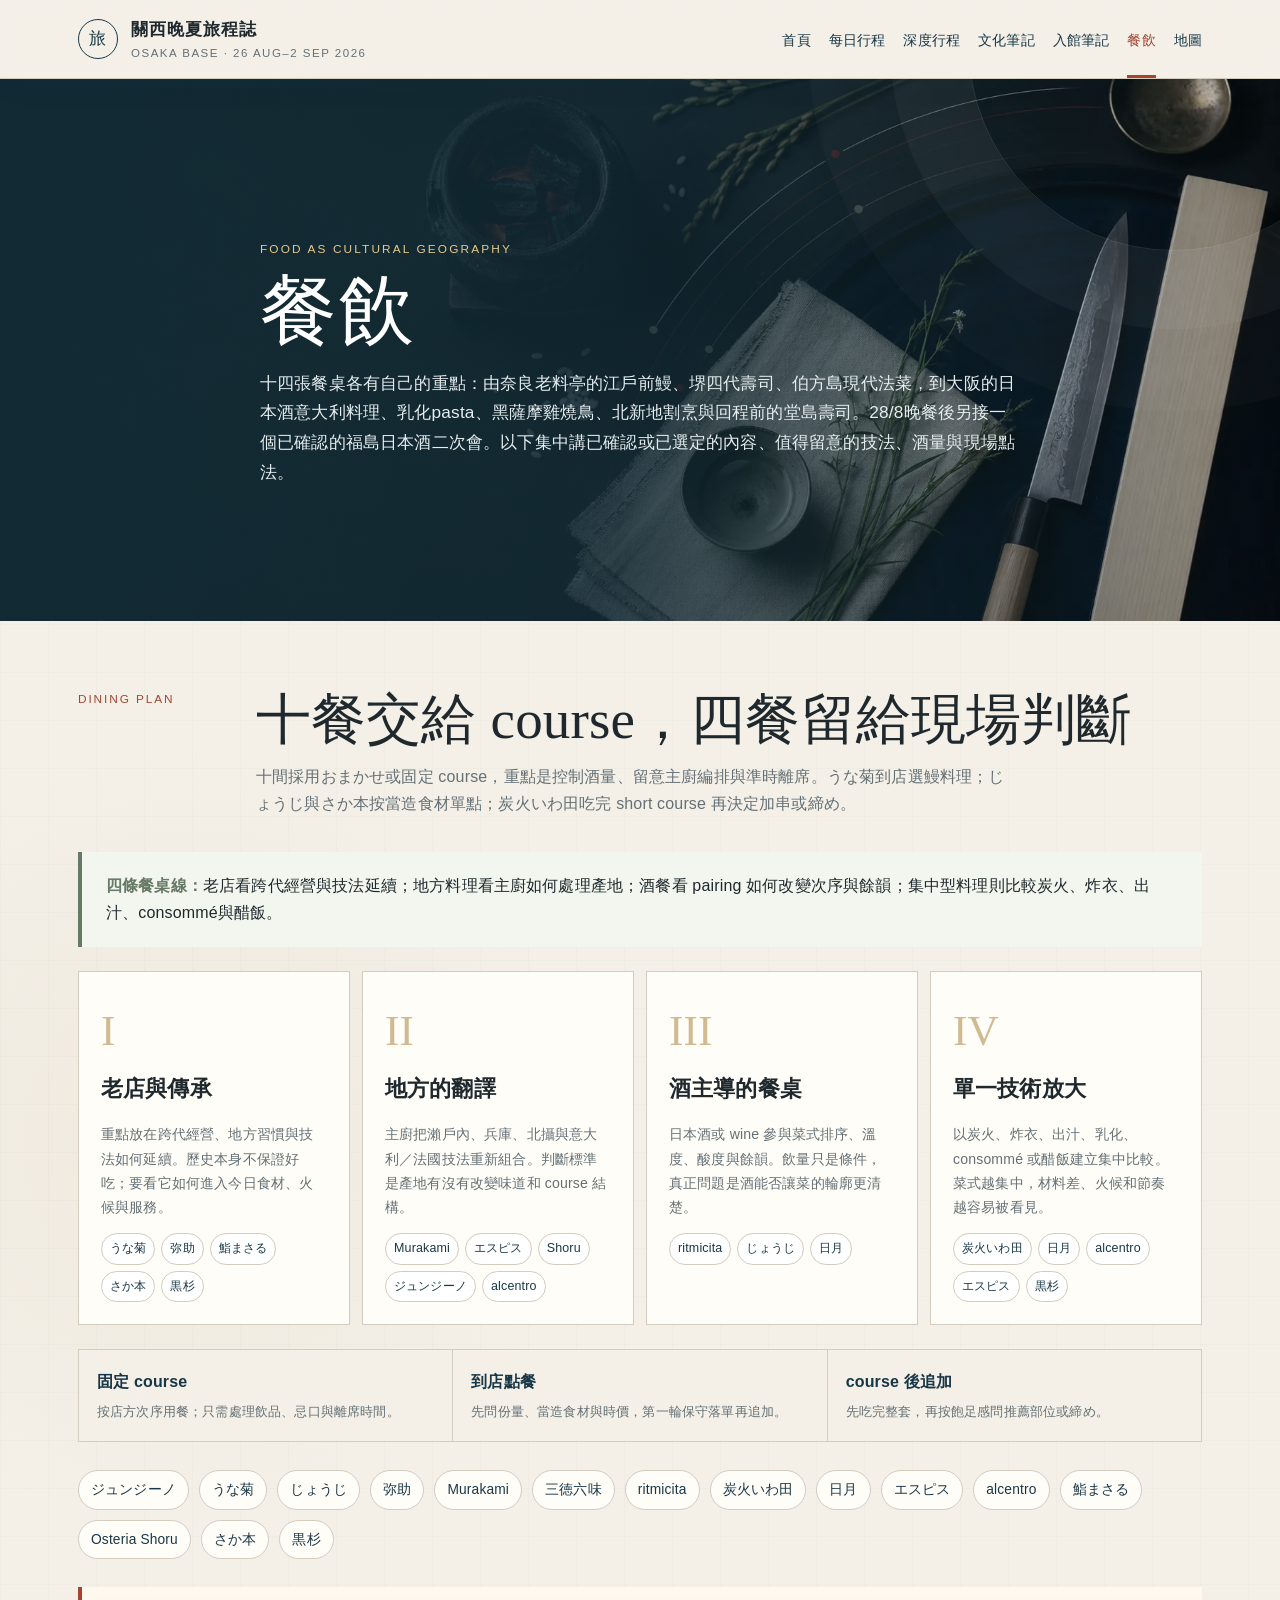
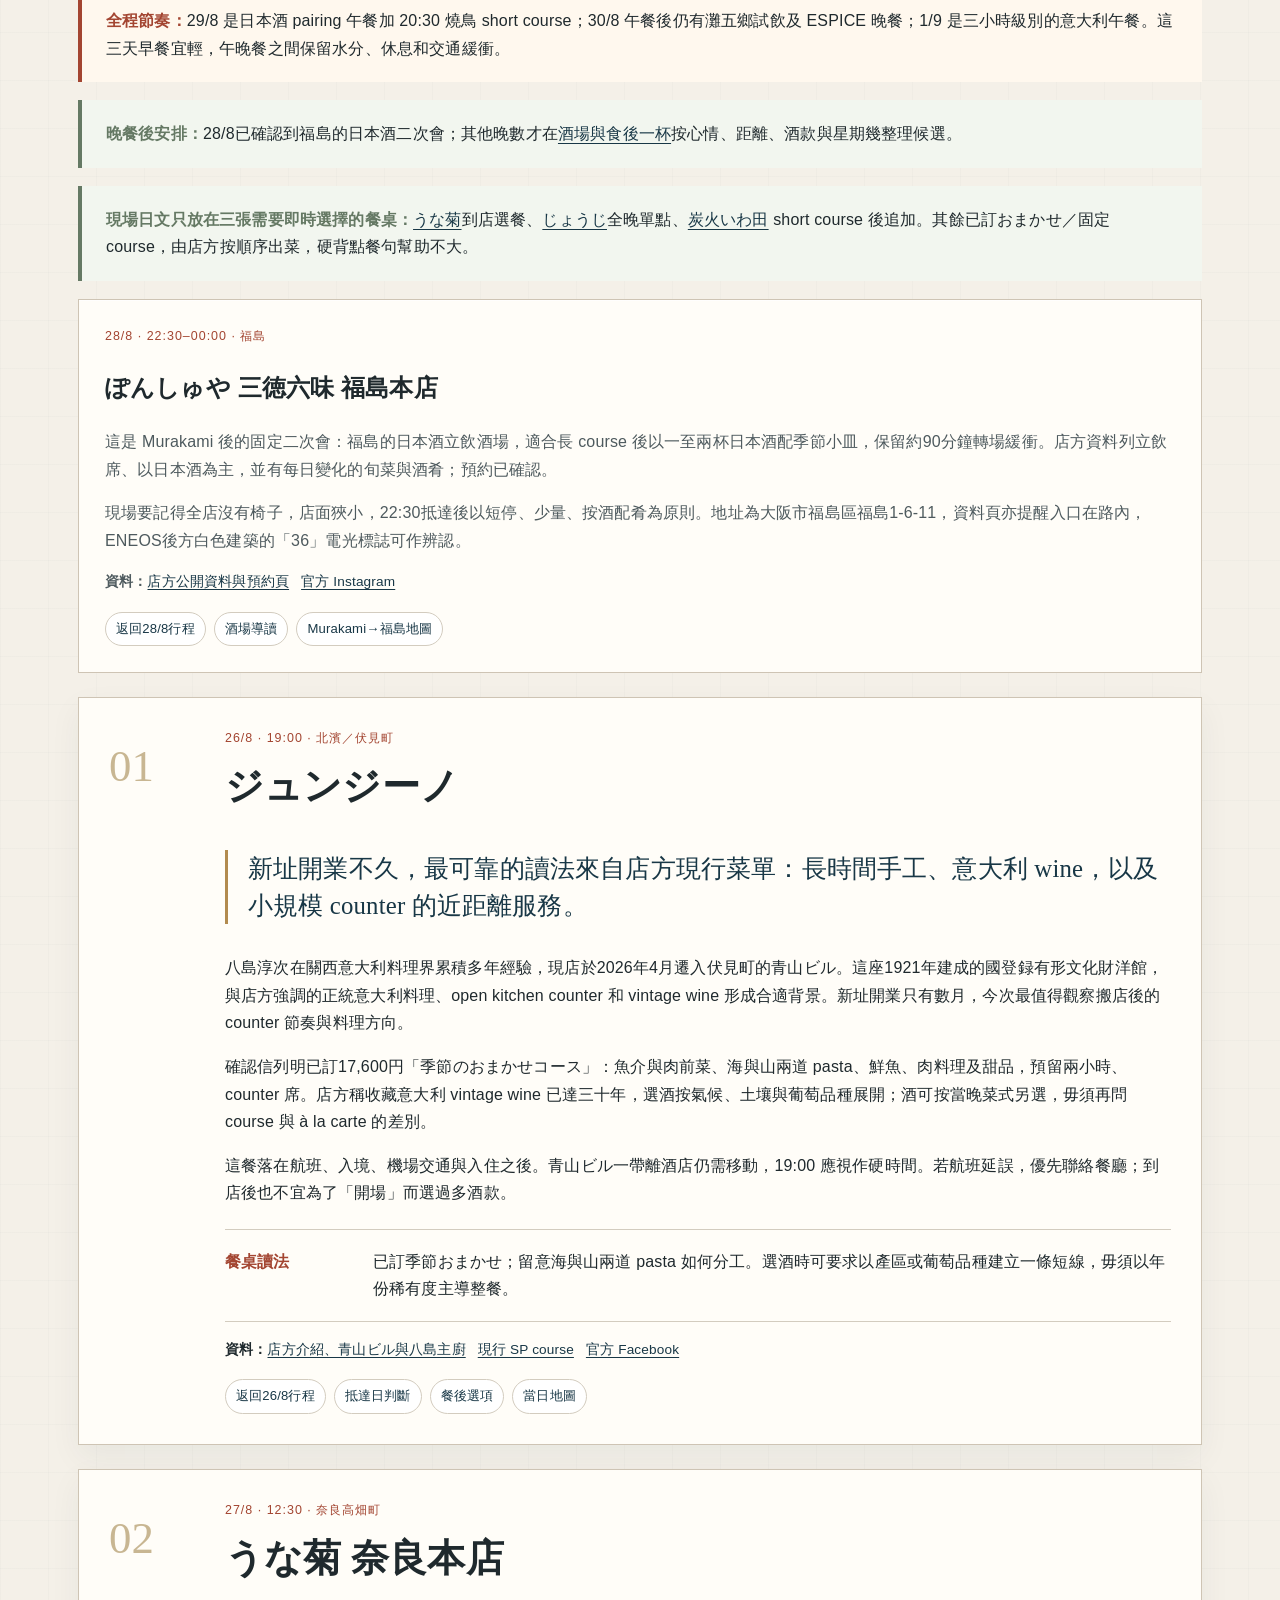
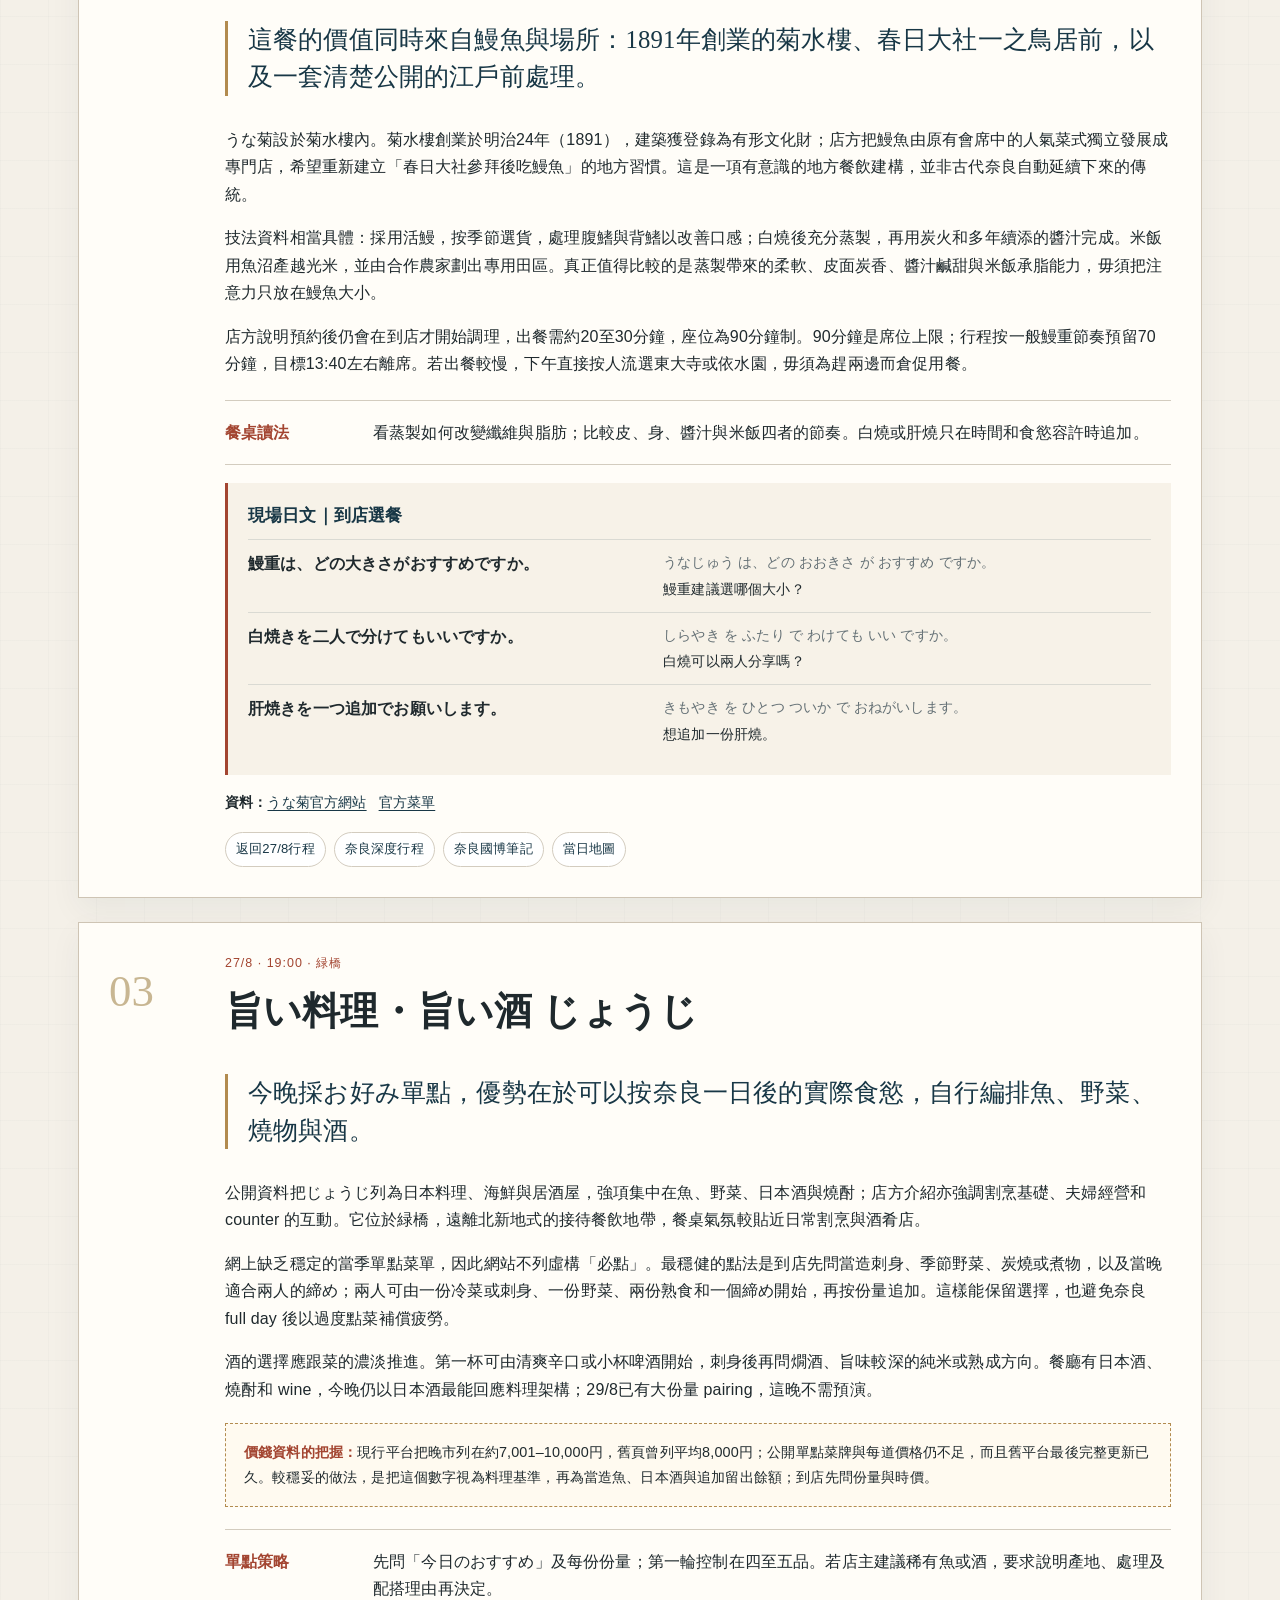
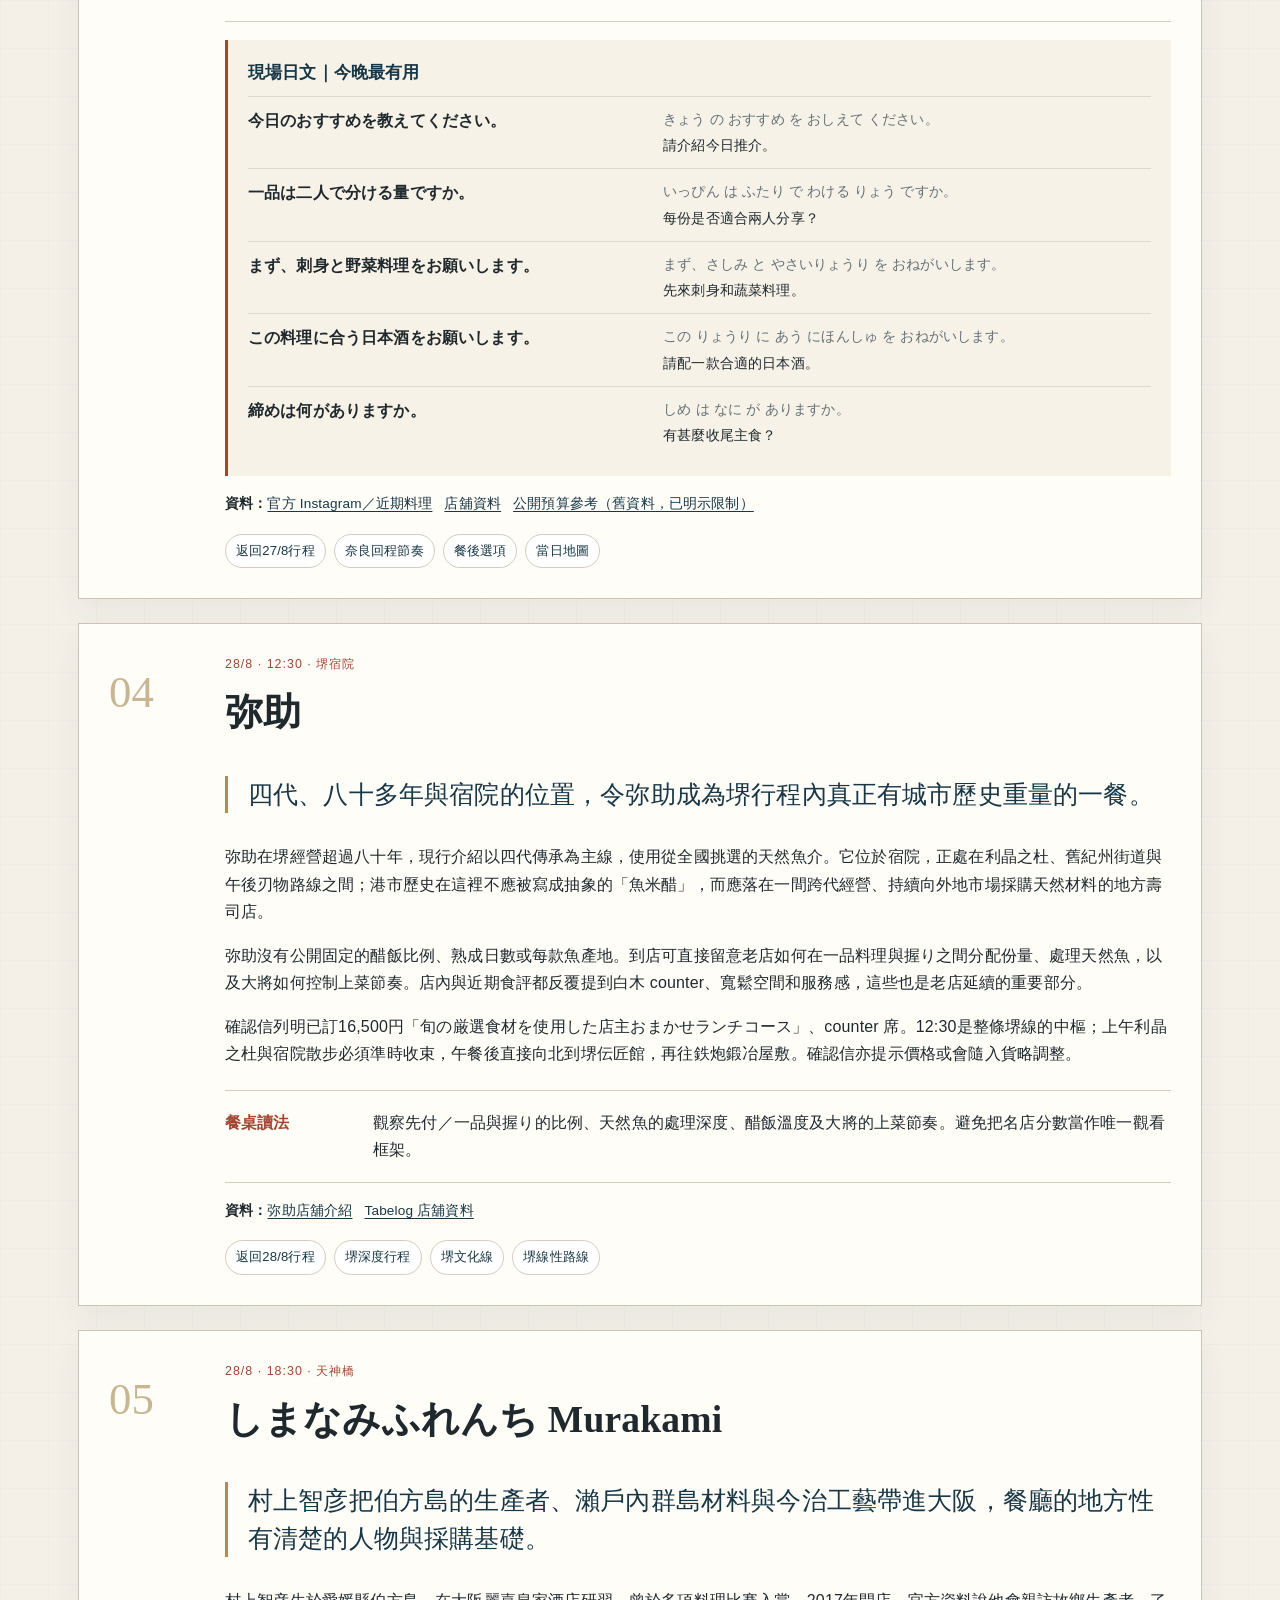
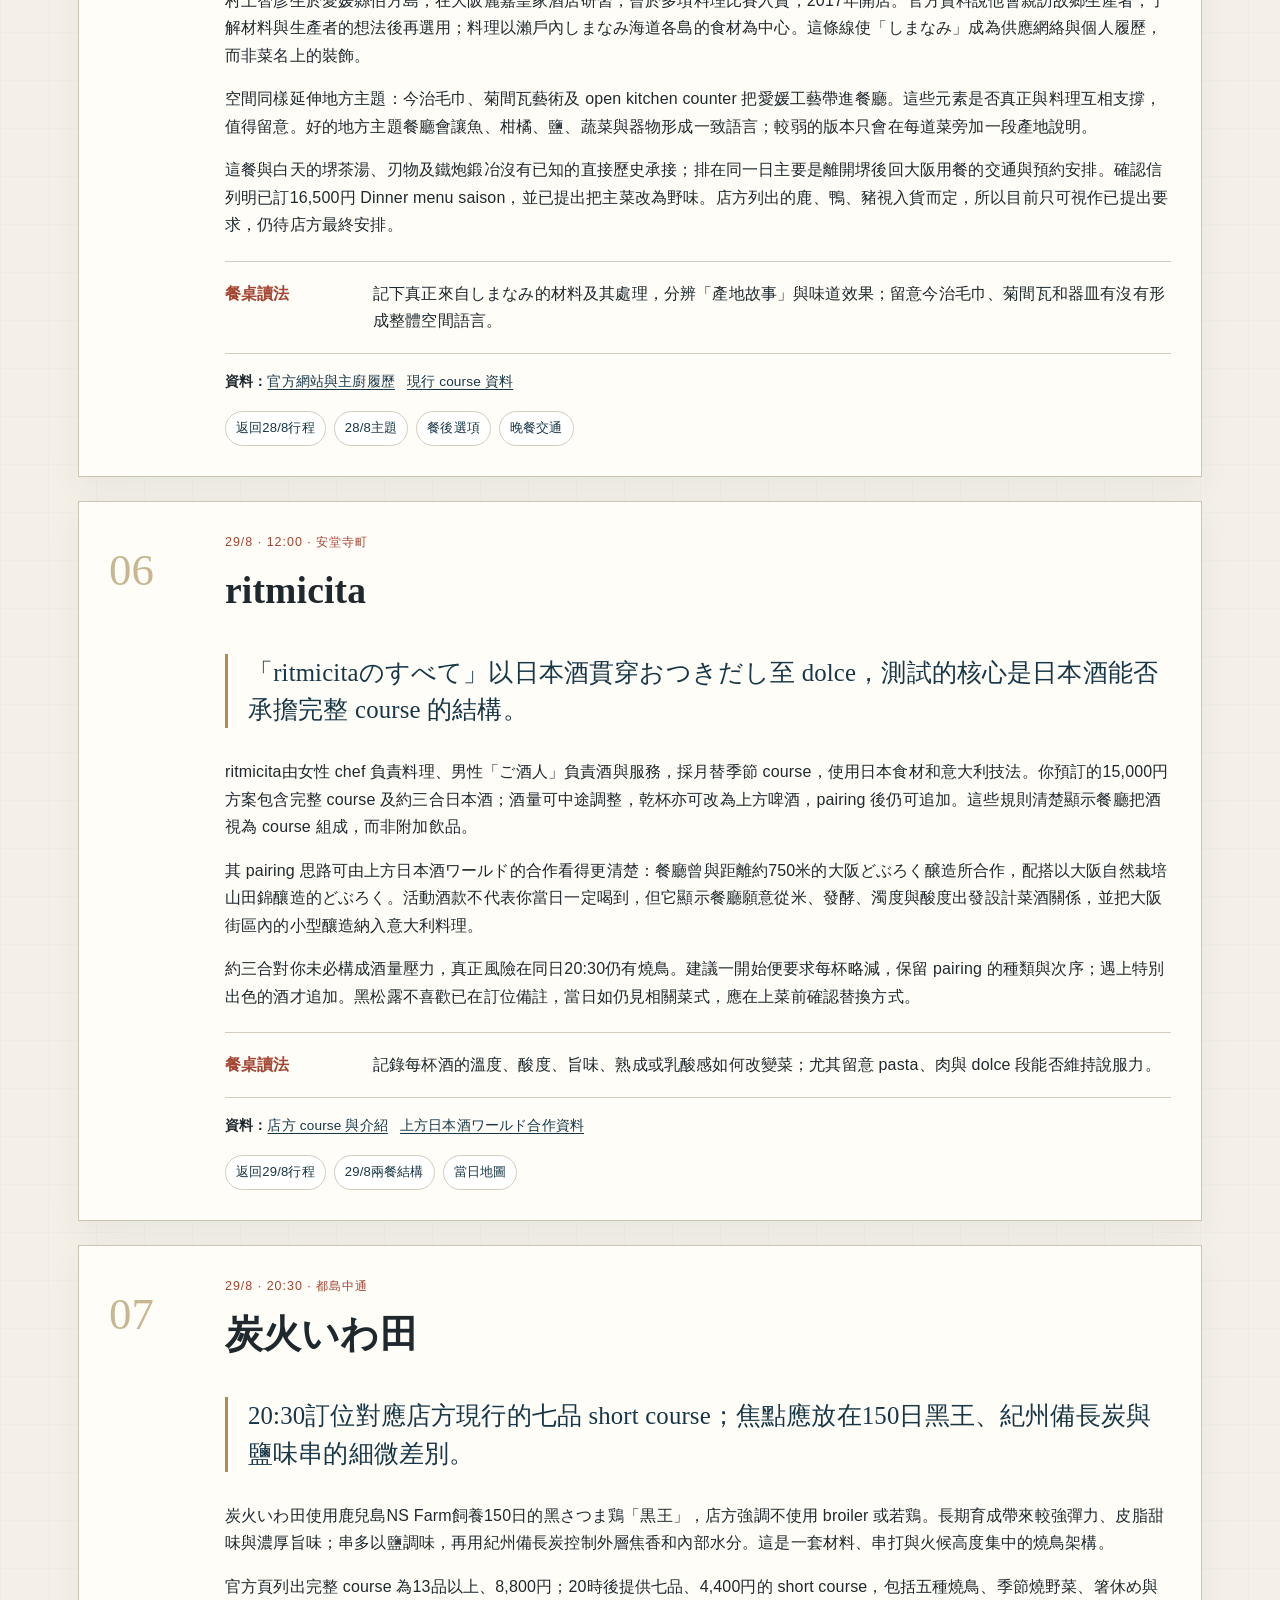
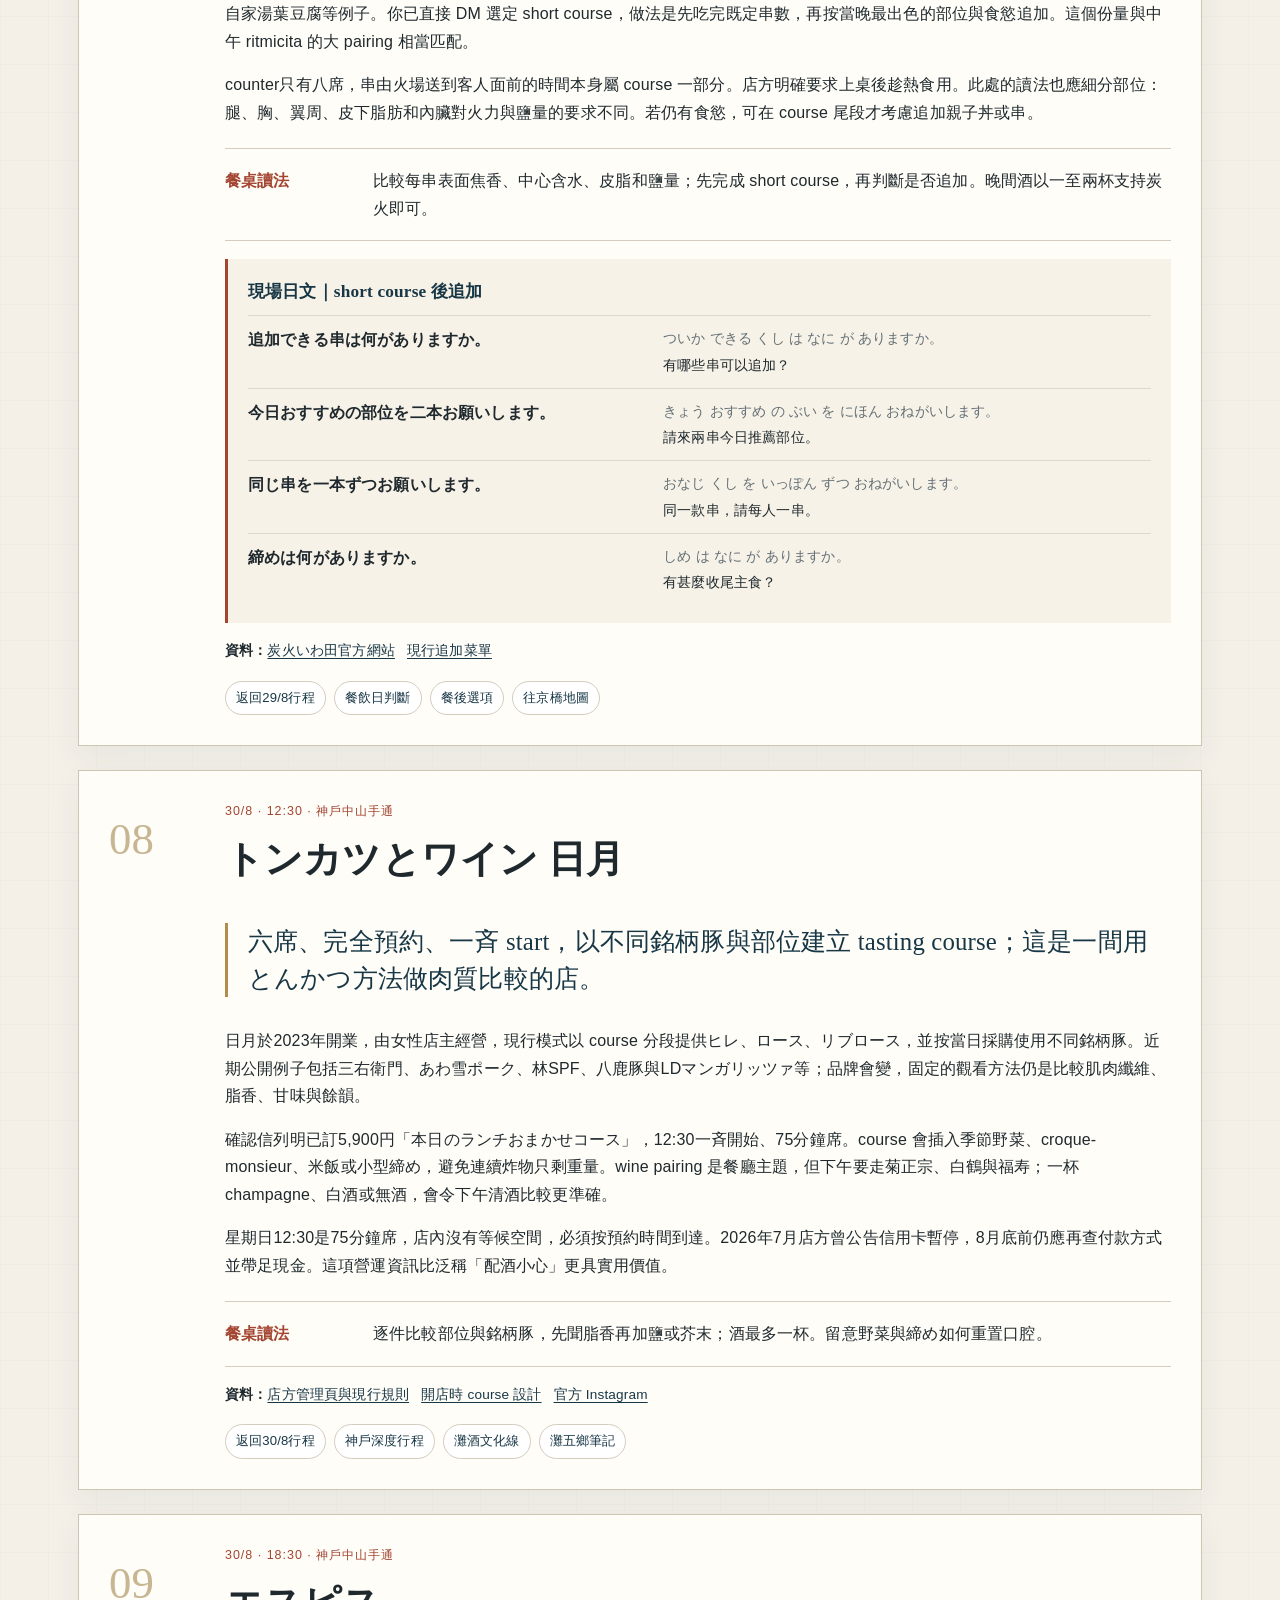
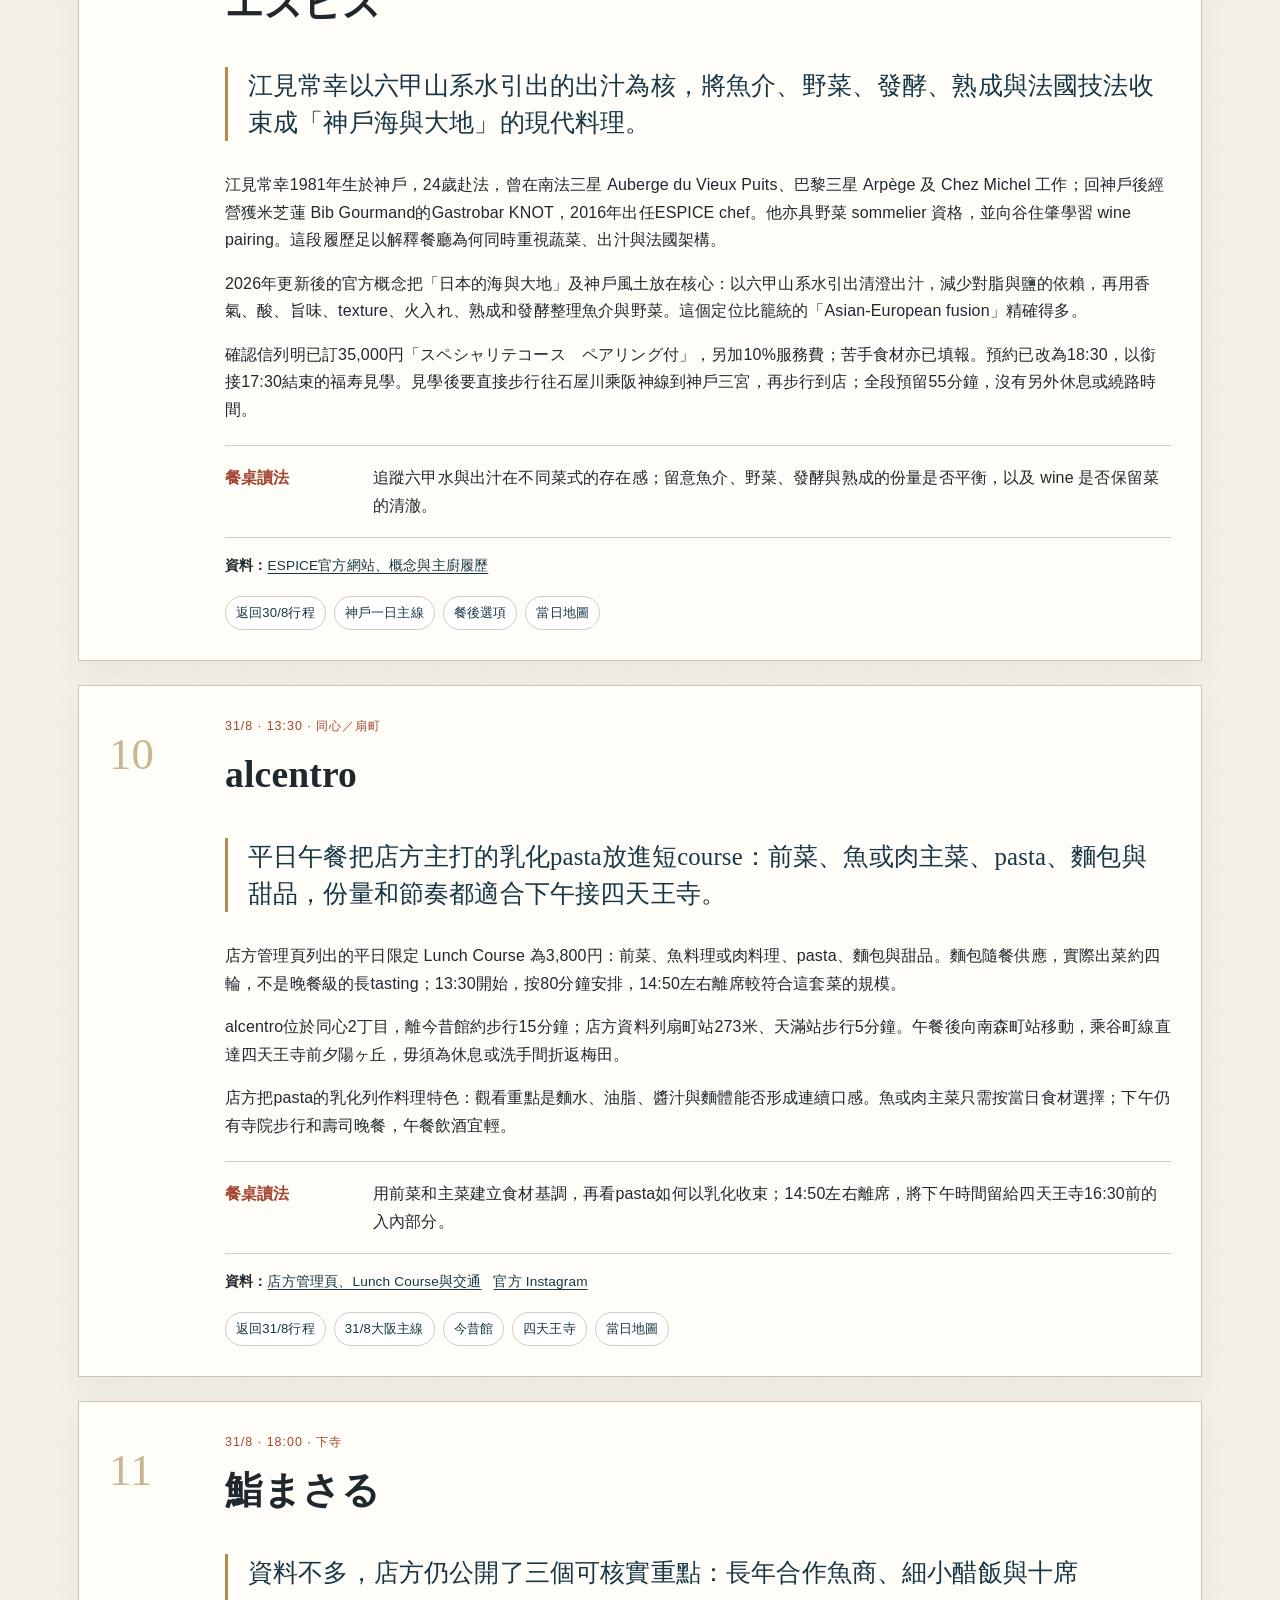
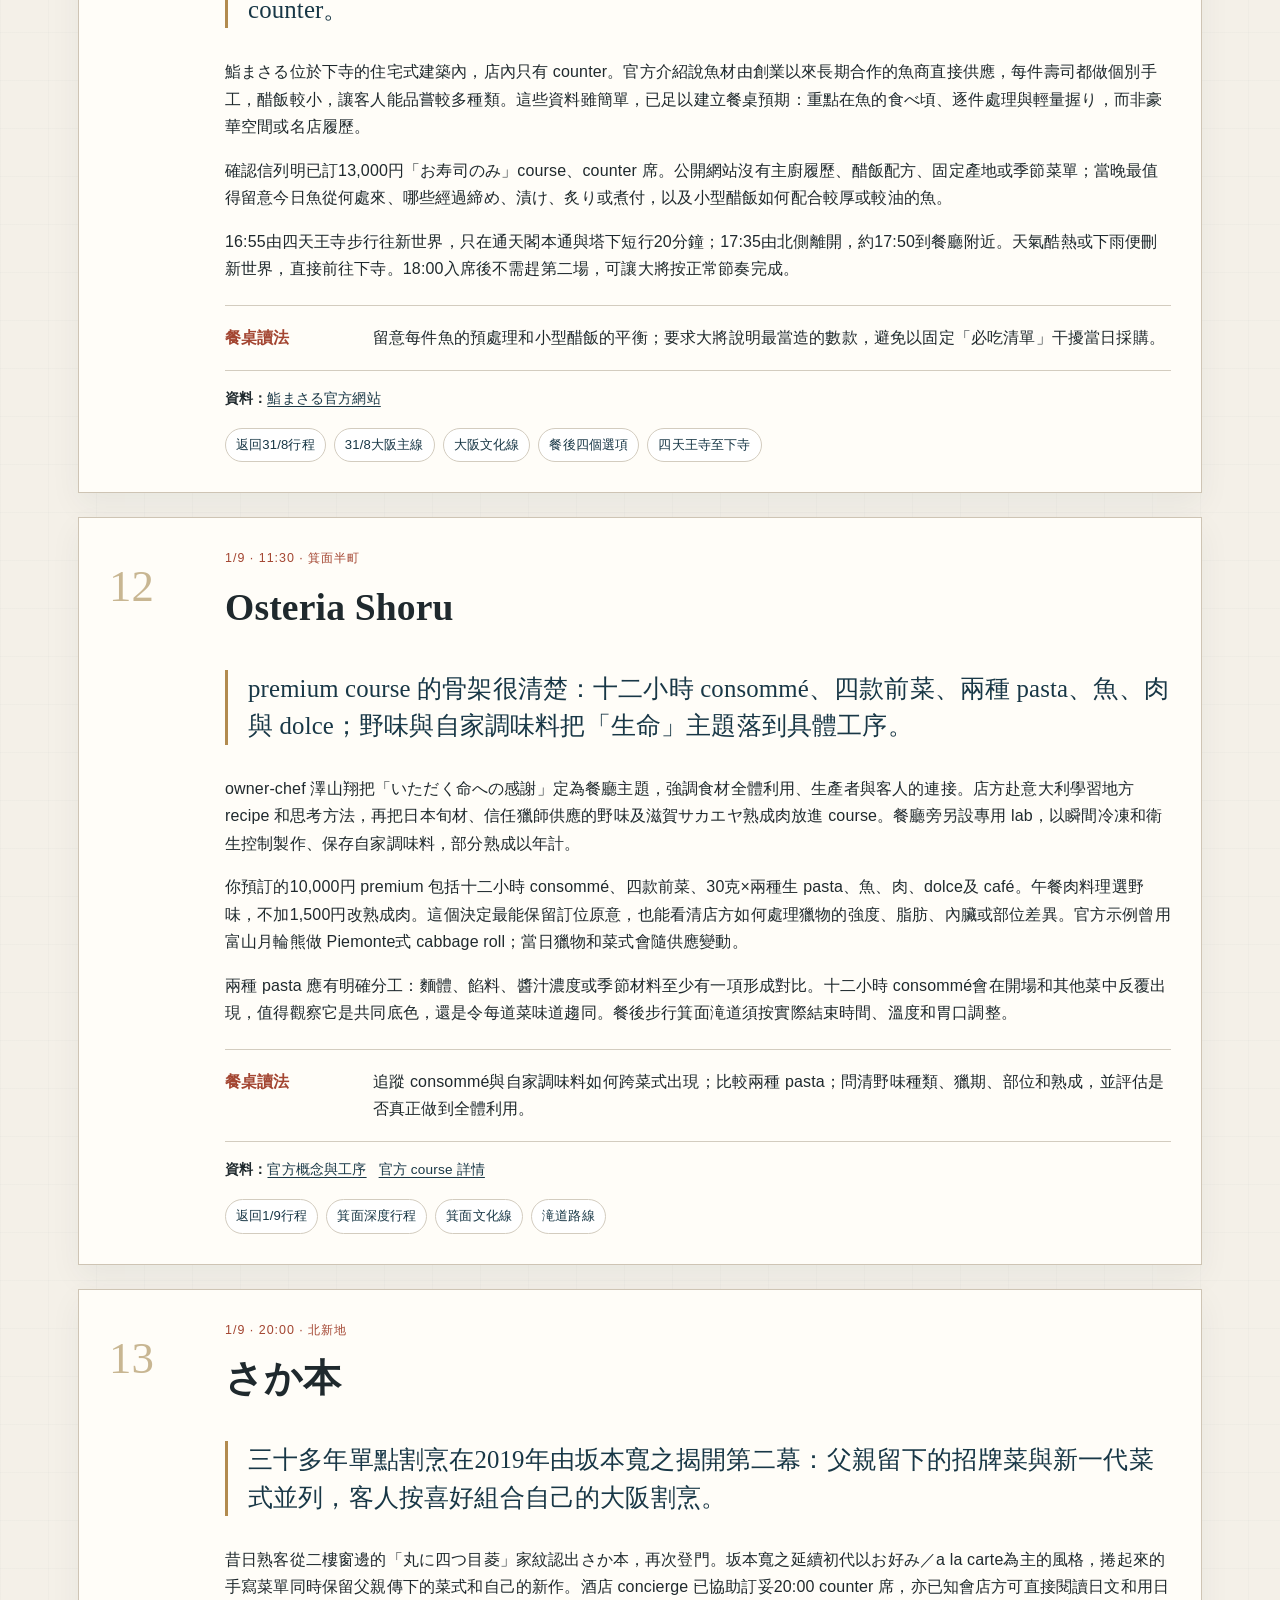
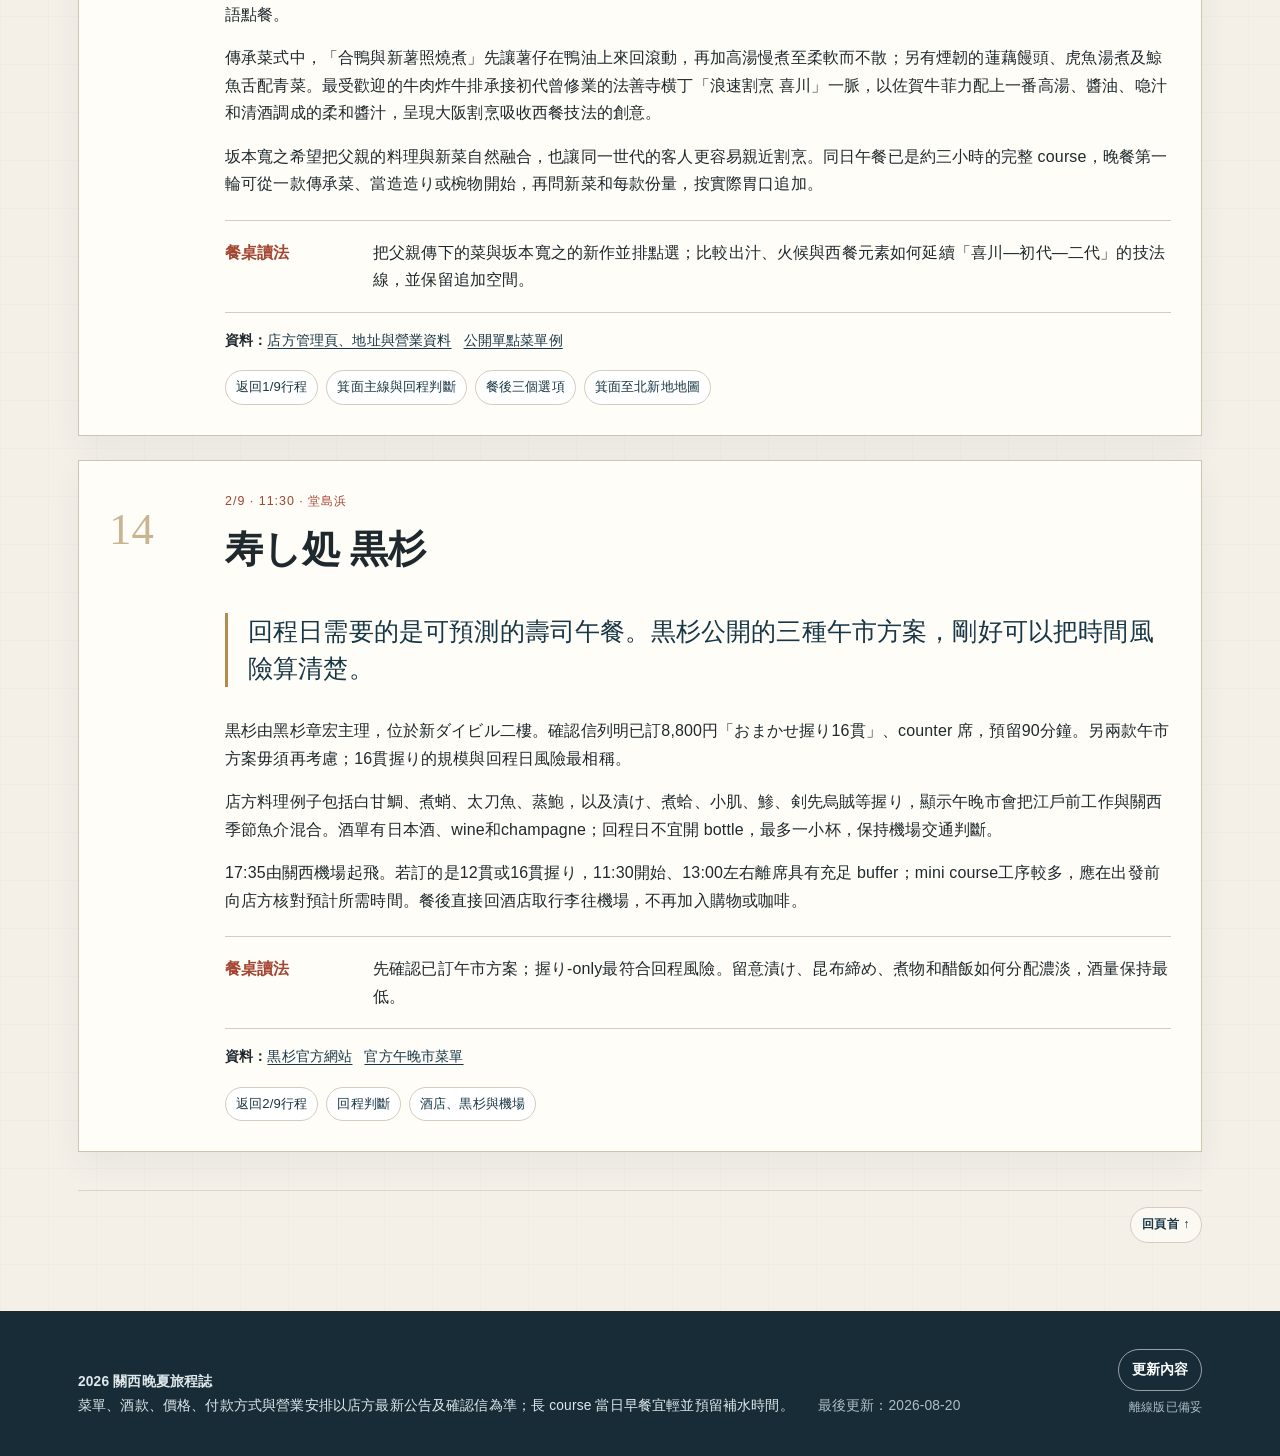
<file: food.html>
<!doctype html>
<html lang="zh-Hant">
<head>
  <meta charset="utf-8">
  <meta name="viewport" content="width=device-width,initial-scale=1">
  <title>餐飲導讀｜2026 關西晚夏</title>
  <meta name="description" content="十四間行程餐廳的料理系譜、食材來源、技法、酒款、餐桌讀法與行程判斷。">
    <!-- social-meta:start -->
    <meta name="theme-color" content="#183746">
    <meta name="apple-mobile-web-app-title" content="關西晚夏">
    <meta name="apple-mobile-web-app-capable" content="yes">
    <link rel="apple-touch-icon" sizes="180x180" href="apple-touch-icon.png">
    <link rel="icon" type="image/png" href="apple-touch-icon.png">
    <link rel="manifest" href="manifest.webmanifest">
    <link rel="canonical" href="https://davetwchiu.github.io/kansai-late-summer-2026/food.html">
    <meta property="og:type" content="website">
    <meta property="og:locale" content="zh_HK">
    <meta property="og:site_name" content="關西晚夏旅程誌">
    <meta property="og:title" content="餐飲導讀｜2026 關西晚夏">
    <meta property="og:description" content="十四間行程餐廳的料理系譜、食材來源、技法、酒款、餐桌讀法與行程判斷。">
    <meta property="og:url" content="https://davetwchiu.github.io/kansai-late-summer-2026/food.html">
    <meta property="og:image" content="https://davetwchiu.github.io/kansai-late-summer-2026/assets/images/social-preview.png">
    <meta property="og:image:type" content="image/png">
    <meta property="og:image:width" content="1200">
    <meta property="og:image:height" content="630">
    <meta property="og:image:alt" content="2026 關西晚夏旅程誌">
    <meta name="twitter:card" content="summary_large_image">
    <meta name="twitter:title" content="餐飲導讀｜2026 關西晚夏">
    <meta name="twitter:description" content="十四間行程餐廳的料理系譜、食材來源、技法、酒款、餐桌讀法與行程判斷。">
    <meta name="twitter:image" content="https://davetwchiu.github.io/kansai-late-summer-2026/assets/images/social-preview.png">
    <!-- social-meta:end -->
<link rel="stylesheet" href="assets/style.css">
  <script defer src="assets/site.js"></script>
</head>
<body>
<a class="skip-link" href="#main">跳到主要內容</a>
<header class="site-header">
  <div class="wrap header-row">
    <a class="brand" href="index.html"><span class="brand-mark">旅</span><span class="brand-copy"><strong>關西晚夏旅程誌</strong><span>Osaka base · 26 Aug–2 Sep 2026</span></span></a>
    <button class="nav-toggle" type="button" aria-expanded="false" aria-controls="primary-nav">選單</button>
    <nav id="primary-nav" class="nav" aria-label="主要導覽">
      <a href="index.html">首頁</a><a href="daily.html">每日行程</a><a href="deep-itinerary.html">深度行程</a><a href="culture.html">文化筆記</a><a href="museums.html">入館筆記</a><a aria-current="page" href="food.html">餐飲</a><a href="maps.html">地圖</a>
    </nav>
  </div>
</header>
<main id="main">
  <section class="page-hero has-art" style="--page-art:url('images/dining-technique-editorial.webp')">
    <div class="wrap">
      <div class="eyebrow">Food as cultural geography</div>
      <h1>餐飲</h1>
      <p>十四張餐桌各有自己的重點：由奈良老料亭的江戶前鰻、堺四代壽司、伯方島現代法菜，到大阪的日本酒意大利料理、乳化pasta、黑薩摩雞燒鳥、北新地割烹與回程前的堂島壽司。28/8晚餐後另接一個已確認的福島日本酒二次會。以下集中講已確認或已選定的內容、值得留意的技法、酒量與現場點法。</p>
    </div>
  </section>

  <section class="section">
    <div class="wrap">
      <div class="section-heading">
        <div class="label">Dining plan</div>
        <div>
          <h2>十餐交給 course，四餐留給現場判斷</h2>
          <p>十間採用おまかせ或固定 course，重點是控制酒量、留意主廚編排與準時離席。うな菊到店選鰻料理；じょうじ與さか本按當造食材單點；炭火いわ田吃完 short course 再決定加串或締め。</p>
        </div>
      </div>
      <div class="notice sage"><strong>四條餐桌線：</strong>老店看跨代經營與技法延續；地方料理看主廚如何處理產地；酒餐看 pairing 如何改變次序與餘韻；集中型料理則比較炭火、炸衣、出汁、consommé與醋飯。</div>
      <div class="dining-atlas" aria-label="十四餐的四種比較讀法">
        <article class="dining-thread" data-thread="I"><h3>老店與傳承</h3><p>重點放在跨代經營、地方習慣與技法如何延續。歷史本身不保證好吃；要看它如何進入今日食材、火候與服務。</p><div class="thread-links"><a href="#unagiku">うな菊</a><a href="#yasuke">弥助</a><a href="#masaru">鮨まさる</a><a href="#sakamoto">さか本</a><a href="#kurosugi">黒杉</a></div></article>
        <article class="dining-thread" data-thread="II"><h3>地方的翻譯</h3><p>主廚把瀨戶內、兵庫、北攝與意大利／法國技法重新組合。判斷標準是產地有沒有改變味道和 course 結構。</p><div class="thread-links"><a href="#murakami">Murakami</a><a href="#espice">エスピス</a><a href="#shoru">Shoru</a><a href="#junjino">ジュンジーノ</a><a href="#alcentro">alcentro</a></div></article>
        <article class="dining-thread" data-thread="III"><h3>酒主導的餐桌</h3><p>日本酒或 wine 參與菜式排序、溫度、酸度與餘韻。飲量只是條件，真正問題是酒能否讓菜的輪廓更清楚。</p><div class="thread-links"><a href="#ritmicita">ritmicita</a><a href="#joji">じょうじ</a><a href="#nichigetsu">日月</a></div></article>
        <article class="dining-thread" data-thread="IV"><h3>單一技術放大</h3><p>以炭火、炸衣、出汁、乳化、consommé 或醋飯建立集中比較。菜式越集中，材料差、火候和節奏越容易被看見。</p><div class="thread-links"><a href="#iwata">炭火いわ田</a><a href="#nichigetsu">日月</a><a href="#alcentro">alcentro</a><a href="#espice">エスピス</a><a href="#kurosugi">黒杉</a></div></article>
      </div>
      <div class="confidence-row" aria-label="三種用餐方式"><div><strong>固定 course</strong><span>按店方次序用餐；只需處理飲品、忌口與離席時間。</span></div><div><strong>到店點餐</strong><span>先問份量、當造食材與時價，第一輪保守落單再追加。</span></div><div><strong>course 後追加</strong><span>先吃完整套，再按飽足感問推薦部位或締め。</span></div></div>
      <nav class="quick-nav" aria-label="餐廳捷徑">
        <a href="#junjino">ジュンジーノ</a><a href="#unagiku">うな菊</a><a href="#joji">じょうじ</a><a href="#yasuke">弥助</a><a href="#murakami">Murakami</a><a href="#santoku">三徳六味</a><a href="#ritmicita">ritmicita</a><a href="#iwata">炭火いわ田</a><a href="#nichigetsu">日月</a><a href="#espice">エスピス</a><a href="#alcentro">alcentro</a><a href="#masaru">鮨まさる</a><a href="#shoru">Osteria Shoru</a><a href="#sakamoto">さか本</a><a href="#kurosugi">黒杉</a>
      </nav>
      <div class="notice"><strong>全程節奏：</strong>29/8 是日本酒 pairing 午餐加 20:30 燒鳥 short course；30/8 午餐後仍有灘五鄉試飲及 ESPICE 晚餐；1/9 是三小時級別的意大利午餐。這三天早餐宜輕，午晚餐之間保留水分、休息和交通緩衝。</div>
      <div class="notice sage"><strong>晚餐後安排：</strong>28/8已確認到福島的日本酒二次會；其他晚數才在<a href="drinks.html">酒場與食後一杯</a>按心情、距離、酒款與星期幾整理候選。</div>
      <div class="notice sage"><strong>現場日文只放在三張需要即時選擇的餐桌：</strong><a href="#unagiku">うな菊</a>到店選餐、<a href="#joji">じょうじ</a>全晚單點、<a href="#iwata">炭火いわ田</a> short course 後追加。其餘已訂おまかせ／固定 course，由店方按順序出菜，硬背點餐句幫助不大。</div>

      <article class="card" id="santoku">
        <div class="meta">28/8 · 22:30–00:00 · 福島</div>
        <h2>ぽんしゅや 三徳六味 福島本店</h2>
        <p>這是 Murakami 後的固定二次會：福島的日本酒立飲酒場，適合長 course 後以一至兩杯日本酒配季節小皿，保留約90分鐘轉場緩衝。店方資料列立飲席、以日本酒為主，並有每日變化的旬菜與酒肴；預約已確認。</p>
        <p>現場要記得全店沒有椅子，店面狹小，22:30抵達後以短停、少量、按酒配肴為原則。地址為大阪市福島區福島1-6-11，資料頁亦提醒入口在路內，ENEOS後方白色建築的「36」電光標誌可作辨認。</p>
        <p class="source-links"><strong>資料：</strong><a target="_blank" rel="noopener" href="https://tabelog.com/osaka/A2701/A270108/27084630/">店方公開資料與預約頁</a><a target="_blank" rel="noopener" href="https://www.instagram.com/santokurokumi/">官方 Instagram</a></p>
        <div class="contextual-links"><a href="daily.html#d0828">返回28/8行程</a><a href="drinks.html#d0828-drinks">酒場導讀</a><a href="maps.html#d0828">Murakami→福島地圖</a></div>
      </article>

      <article class="food-feature" id="junjino">
        <div class="food-index-num">01</div>
        <div>
          <div class="meta">26/8 · 19:00 · 北濱／伏見町</div>
          <h2>ジュンジーノ</h2>
          <p class="pullquote">新址開業不久，最可靠的讀法來自店方現行菜單：長時間手工、意大利 wine，以及小規模 counter 的近距離服務。</p>
          <p>八島淳次在關西意大利料理界累積多年經驗，現店於2026年4月遷入伏見町的青山ビル。這座1921年建成的國登録有形文化財洋館，與店方強調的正統意大利料理、open kitchen counter 和 vintage wine 形成合適背景。新址開業只有數月，今次最值得觀察搬店後的 counter 節奏與料理方向。</p>
          <p>確認信列明已訂17,600円「季節のおまかせコース」：魚介與肉前菜、海與山兩道 pasta、鮮魚、肉料理及甜品，預留兩小時、counter 席。店方稱收藏意大利 vintage wine 已達三十年，選酒按氣候、土壤與葡萄品種展開；酒可按當晚菜式另選，毋須再問 course 與 à la carte 的差別。</p>
          <p>這餐落在航班、入境、機場交通與入住之後。青山ビル一帶離酒店仍需移動，19:00 應視作硬時間。若航班延誤，優先聯絡餐廳；到店後也不宜為了「開場」而選過多酒款。</p>
          <div class="table-reading"><strong>餐桌讀法</strong><span>已訂季節おまかせ；留意海與山兩道 pasta 如何分工。選酒時可要求以產區或葡萄品種建立一條短線，毋須以年份稀有度主導整餐。</span></div>
          <p class="source-links"><strong>資料：</strong><a target="_blank" rel="noopener" href="https://restaurant.ikyu.com/154395">店方介紹、青山ビル與八島主廚</a><a target="_blank" rel="noopener" href="https://res-reserve.com/ja/restaurants/giungino/plans/39ec609d-5feb-43c3-bb65-e8bca4368e38">現行 SP course</a><a target="_blank" rel="noopener" href="https://www.facebook.com/p/Giungino-100057508866858/">官方 Facebook</a></p>
          <div class="contextual-links"><a href="daily.html#d0826">返回26/8行程</a><a href="deep-itinerary.html#arrival">抵達日判斷</a><a href="drinks.html#d0826-drinks">餐後選項</a><a href="maps.html#d0826">當日地圖</a></div>
        </div>
      </article>

      <article class="food-feature" id="unagiku">
        <div class="food-index-num">02</div>
        <div>
          <div class="meta">27/8 · 12:30 · 奈良高畑町</div>
          <h2>うな菊 奈良本店</h2>
          <p class="pullquote">這餐的價值同時來自鰻魚與場所：1891年創業的菊水樓、春日大社一之鳥居前，以及一套清楚公開的江戶前處理。</p>
          <p>うな菊設於菊水樓內。菊水樓創業於明治24年（1891），建築獲登錄為有形文化財；店方把鰻魚由原有會席中的人氣菜式獨立發展成專門店，希望重新建立「春日大社參拜後吃鰻魚」的地方習慣。這是一項有意識的地方餐飲建構，並非古代奈良自動延續下來的傳統。</p>
          <p>技法資料相當具體：採用活鰻，按季節選貨，處理腹鰭與背鰭以改善口感；白燒後充分蒸製，再用炭火和多年續添的醬汁完成。米飯用魚沼產越光米，並由合作農家劃出專用田區。真正值得比較的是蒸製帶來的柔軟、皮面炭香、醬汁鹹甜與米飯承脂能力，毋須把注意力只放在鰻魚大小。</p>
          <p>店方說明預約後仍會在到店才開始調理，出餐需約20至30分鐘，座位為90分鐘制。上午奈良國立博物館結束後要準時離場；若只留一小時，最好預先決定鰻重份量，減少現場猶豫，並在13:30左右離席前往東大寺。</p>
          <div class="table-reading"><strong>餐桌讀法</strong><span>看蒸製如何改變纖維與脂肪；比較皮、身、醬汁與米飯四者的節奏。白燒或肝燒只在時間和食慾容許時追加。</span></div>
          <div class="service-japanese" aria-label="うな菊現場點餐日文"><strong>現場日文｜到店選餐</strong><dl><div><dt>鰻重は、どの大きさがおすすめですか。</dt><dd>うなじゅう は、どの おおきさ が おすすめ ですか。<span>鰻重建議選哪個大小？</span></dd></div><div><dt>白焼きを二人で分けてもいいですか。</dt><dd>しらやき を ふたり で わけても いい ですか。<span>白燒可以兩人分享嗎？</span></dd></div><div><dt>肝焼きを一つ追加でお願いします。</dt><dd>きもやき を ひとつ ついか で おねがいします。<span>想追加一份肝燒。</span></dd></div></dl></div>
          <p class="source-links"><strong>資料：</strong><a target="_blank" rel="noopener" href="https://www.kikusuiro.com/unakiku/">うな菊官方網站</a><a target="_blank" rel="noopener" href="https://www.kikusuiro.com/unakiku/menu/unagizukushi">官方菜單</a></p>
          <div class="contextual-links"><a href="daily.html#d0827">返回27/8行程</a><a href="deep-itinerary.html#nara">奈良深度行程</a><a href="museums.html#nara-museum">奈良國博筆記</a><a href="maps.html#d0827">當日地圖</a></div>
        </div>
      </article>

      <article class="food-feature" id="joji">
        <div class="food-index-num">03</div>
        <div>
          <div class="meta">27/8 · 19:00 · 緑橋</div>
          <h2>旨い料理・旨い酒 じょうじ</h2>
          <p class="pullquote">今晚採お好み單點，優勢在於可以按奈良一日後的實際食慾，自行編排魚、野菜、燒物與酒。</p>
          <p>公開資料把じょうじ列為日本料理、海鮮與居酒屋，強項集中在魚、野菜、日本酒與燒酎；店方介紹亦強調割烹基礎、夫婦經營和 counter 的互動。它位於緑橋，遠離北新地式的接待餐飲地帶，餐桌氣氛較貼近日常割烹與酒肴店。</p>
          <p>網上缺乏穩定的當季單點菜單，因此網站不列虛構「必點」。最穩健的點法是到店先問當造刺身、季節野菜、炭燒或煮物，以及當晚適合兩人的締め；兩人可由一份冷菜或刺身、一份野菜、兩份熟食和一個締め開始，再按份量追加。這樣能保留選擇，也避免奈良 full day 後以過度點菜補償疲勞。</p>
          <p>酒的選擇應跟菜的濃淡推進。第一杯可由清爽辛口或小杯啤酒開始，刺身後再問燗酒、旨味較深的純米或熟成方向。餐廳有日本酒、燒酎和 wine，今晚仍以日本酒最能回應料理架構；29/8已有大份量 pairing，這晚不需預演。</p>
          <div class="source-caveat"><strong>價錢資料的把握：</strong>現行平台把晚市列在約7,001–10,000円，舊頁曾列平均8,000円；公開單點菜牌與每道價格仍不足，而且舊平台最後完整更新已久。較穩妥的做法，是把這個數字視為料理基準，再為當造魚、日本酒與追加留出餘額；到店先問份量與時價。</div>
          <div class="table-reading"><strong>單點策略</strong><span>先問「今日のおすすめ」及每份份量；第一輪控制在四至五品。若店主建議稀有魚或酒，要求說明產地、處理及配搭理由再決定。</span></div>
          <div class="service-japanese" aria-label="じょうじ現場單點日文"><strong>現場日文｜今晚最有用</strong><dl><div><dt>今日のおすすめを教えてください。</dt><dd>きょう の おすすめ を おしえて ください。<span>請介紹今日推介。</span></dd></div><div><dt>一品は二人で分ける量ですか。</dt><dd>いっぴん は ふたり で わける りょう ですか。<span>每份是否適合兩人分享？</span></dd></div><div><dt>まず、刺身と野菜料理をお願いします。</dt><dd>まず、さしみ と やさいりょうり を おねがいします。<span>先來刺身和蔬菜料理。</span></dd></div><div><dt>この料理に合う日本酒をお願いします。</dt><dd>この りょうり に あう にほんしゅ を おねがいします。<span>請配一款合適的日本酒。</span></dd></div><div><dt>締めは何がありますか。</dt><dd>しめ は なに が ありますか。<span>有甚麼收尾主食？</span></dd></div></dl></div>
          <p class="source-links"><strong>資料：</strong><a target="_blank" rel="noopener" href="https://www.instagram.com/george_andy_yu/">官方 Instagram／近期料理</a><a target="_blank" rel="noopener" href="https://tabelog.com/osaka/A2701/A270306/27045269/">店舖資料</a><a target="_blank" rel="noopener" href="https://www.hotpepper.jp/strJ000678335/">公開預算參考（舊資料，已明示限制）</a></p>
          <div class="contextual-links"><a href="daily.html#d0827">返回27/8行程</a><a href="deep-itinerary.html#nara">奈良回程節奏</a><a href="drinks.html#d0827-drinks">餐後選項</a><a href="maps.html#d0827">當日地圖</a></div>
        </div>
      </article>

      <article class="food-feature" id="yasuke">
        <div class="food-index-num">04</div>
        <div>
          <div class="meta">28/8 · 12:30 · 堺宿院</div>
          <h2>弥助</h2>
          <p class="pullquote">四代、八十多年與宿院的位置，令弥助成為堺行程內真正有城市歷史重量的一餐。</p>
          <p>弥助在堺經營超過八十年，現行介紹以四代傳承為主線，使用從全國挑選的天然魚介。它位於宿院，正處在利晶之杜、舊紀州街道與午後刃物路線之間；港市歷史在這裡不應被寫成抽象的「魚米醋」，而應落在一間跨代經營、持續向外地市場採購天然材料的地方壽司店。</p>
          <p>弥助沒有公開固定的醋飯比例、熟成日數或每款魚產地。到店可直接留意老店如何在一品料理與握り之間分配份量、處理天然魚，以及大將如何控制上菜節奏。店內與近期食評都反覆提到白木 counter、寬鬆空間和服務感，這些也是老店延續的重要部分。</p>
          <p>確認信列明已訂16,500円「旬の厳選食材を使用した店主おまかせランチコース」、counter 席。12:30是整條堺線的中樞；上午利晶之杜與宿院散步必須準時收束，午餐後直接向北到堺伝匠館，再往鉄炮鍛冶屋敷。確認信亦提示價格或會隨入貨略調整。</p>
          <div class="table-reading"><strong>餐桌讀法</strong><span>觀察先付／一品與握り的比例、天然魚的處理深度、醋飯溫度及大將的上菜節奏。避免把名店分數當作唯一觀看框架。</span></div>
          <p class="source-links"><strong>資料：</strong><a target="_blank" rel="noopener" href="https://yasuke-sakai.orwst.com/ja">弥助店舖介紹</a><a target="_blank" rel="noopener" href="https://tabelog.com/osaka/A2705/A270501/27001079/">Tabelog 店舖資料</a></p>
          <div class="contextual-links"><a href="daily.html#d0828">返回28/8行程</a><a href="deep-itinerary.html#sakai">堺深度行程</a><a href="culture.html#sakai">堺文化線</a><a href="maps.html#d0828">堺線性路線</a></div>
        </div>
      </article>

      <article class="food-feature" id="murakami">
        <div class="food-index-num">05</div>
        <div>
          <div class="meta">28/8 · 18:30 · 天神橋</div>
          <h2>しまなみふれんち Murakami</h2>
          <p class="pullquote">村上智彦把伯方島的生產者、瀨戶內群島材料與今治工藝帶進大阪，餐廳的地方性有清楚的人物與採購基礎。</p>
          <p>村上智彦生於愛媛縣伯方島，在大阪麗嘉皇家酒店研習，曾於多項料理比賽入賞，2017年開店。官方資料說他會親訪故鄉生產者，了解材料與生產者的想法後再選用；料理以瀨戶內しまなみ海道各島的食材為中心。這條線使「しまなみ」成為供應網絡與個人履歷，而非菜名上的裝飾。</p>
          <p>空間同樣延伸地方主題：今治毛巾、菊間瓦藝術及 open kitchen counter 把愛媛工藝帶進餐廳。這些元素是否真正與料理互相支撐，值得留意。好的地方主題餐廳會讓魚、柑橘、鹽、蔬菜與器物形成一致語言；較弱的版本只會在每道菜旁加一段產地說明。</p>
          <p>這餐與白天的堺茶湯、刃物及鐵炮鍛冶沒有已知的直接歷史承接；排在同一日主要是離開堺後回大阪用餐的交通與預約安排。確認信列明已訂16,500円 Dinner menu saison，並已提出把主菜改為野味。店方列出的鹿、鴨、豬視入貨而定，所以目前只可視作已提出要求，仍待店方最終安排。</p>
          <div class="table-reading"><strong>餐桌讀法</strong><span>記下真正來自しまなみ的材料及其處理，分辨「產地故事」與味道效果；留意今治毛巾、菊間瓦和器皿有沒有形成整體空間語言。</span></div>
          <p class="source-links"><strong>資料：</strong><a target="_blank" rel="noopener" href="https://www.shimanami-french.com/murakami/">官方網站與主廚履歷</a><a target="_blank" rel="noopener" href="https://tabelog.com/osaka/A2701/A270103/27100646/">現行 course 資料</a></p>
          <div class="contextual-links"><a href="daily.html#d0828">返回28/8行程</a><a href="deep-itinerary.html#sakai">28/8主題</a><a href="drinks.html#d0828-drinks">餐後選項</a><a href="maps.html#d0828">晚餐交通</a></div>
        </div>
      </article>

      <article class="food-feature" id="ritmicita">
        <div class="food-index-num">06</div>
        <div>
          <div class="meta">29/8 · 12:00 · 安堂寺町</div>
          <h2>ritmicita</h2>
          <p class="pullquote">「ritmicitaのすべて」以日本酒貫穿おつきだし至 dolce，測試的核心是日本酒能否承擔完整 course 的結構。</p>
          <p>ritmicita由女性 chef 負責料理、男性「ご酒人」負責酒與服務，採月替季節 course，使用日本食材和意大利技法。你預訂的15,000円方案包含完整 course 及約三合日本酒；酒量可中途調整，乾杯亦可改為上方啤酒，pairing 後仍可追加。這些規則清楚顯示餐廳把酒視為 course 組成，而非附加飲品。</p>
          <p>其 pairing 思路可由上方日本酒ワールド的合作看得更清楚：餐廳曾與距離約750米的大阪どぶろく醸造所合作，配搭以大阪自然栽培山田錦釀造的どぶろく。活動酒款不代表你當日一定喝到，但它顯示餐廳願意從米、發酵、濁度與酸度出發設計菜酒關係，並把大阪街區內的小型釀造納入意大利料理。</p>
          <p>約三合對你未必構成酒量壓力，真正風險在同日20:30仍有燒鳥。建議一開始便要求每杯略減，保留 pairing 的種類與次序；遇上特別出色的酒才追加。黑松露不喜歡已在訂位備註，當日如仍見相關菜式，應在上菜前確認替換方式。</p>
          <div class="table-reading"><strong>餐桌讀法</strong><span>記錄每杯酒的溫度、酸度、旨味、熟成或乳酸感如何改變菜；尤其留意 pasta、肉與 dolce 段能否維持說服力。</span></div>
          <p class="source-links"><strong>資料：</strong><a target="_blank" rel="noopener" href="https://tabelog.com/osaka/A2701/A270204/27119300/">店方 course 與介紹</a><a target="_blank" rel="noopener" href="https://kamigata-nihonshu.com/ritmicita/">上方日本酒ワールド合作資料</a></p>
          <div class="contextual-links"><a href="daily.html#d0829">返回29/8行程</a><a href="deep-itinerary.html#food-day">29/8兩餐結構</a><a href="maps.html#d0829">當日地圖</a></div>
        </div>
      </article>

      <article class="food-feature" id="iwata">
        <div class="food-index-num">07</div>
        <div>
          <div class="meta">29/8 · 20:30 · 都島中通</div>
          <h2>炭火いわ田</h2>
          <p class="pullquote">20:30訂位對應店方現行的七品 short course；焦點應放在150日黑王、紀州備長炭與鹽味串的細微差別。</p>
          <p>炭火いわ田使用鹿兒島NS Farm飼養150日的黑さつま鶏「黒王」，店方強調不使用 broiler 或若鶏。長期育成帶來較強彈力、皮脂甜味與濃厚旨味；串多以鹽調味，再用紀州備長炭控制外層焦香和內部水分。這是一套材料、串打與火候高度集中的燒鳥架構。</p>
          <p>官方頁列出完整 course 為13品以上、8,800円；20時後提供七品、4,400円的 short course，包括五種燒鳥、季節燒野菜、箸休め與自家湯葉豆腐等例子。你已直接 DM 選定 short course，做法是先吃完既定串數，再按當晚最出色的部位與食慾追加。這個份量與中午 ritmicita 的大 pairing 相當匹配。</p>
          <p>counter只有八席，串由火場送到客人面前的時間本身屬 course 一部分。店方明確要求上桌後趁熱食用。此處的讀法也應細分部位：腿、胸、翼周、皮下脂肪和內臟對火力與鹽量的要求不同。若仍有食慾，可在 course 尾段才考慮追加親子丼或串。</p>
          <div class="table-reading"><strong>餐桌讀法</strong><span>比較每串表面焦香、中心含水、皮脂和鹽量；先完成 short course，再判斷是否追加。晚間酒以一至兩杯支持炭火即可。</span></div>
          <div class="service-japanese" aria-label="炭火いわ田追加日文"><strong>現場日文｜short course 後追加</strong><dl><div><dt>追加できる串は何がありますか。</dt><dd>ついか できる くし は なに が ありますか。<span>有哪些串可以追加？</span></dd></div><div><dt>今日おすすめの部位を二本お願いします。</dt><dd>きょう おすすめ の ぶい を にほん おねがいします。<span>請來兩串今日推薦部位。</span></dd></div><div><dt>同じ串を一本ずつお願いします。</dt><dd>おなじ くし を いっぽん ずつ おねがいします。<span>同一款串，請每人一串。</span></dd></div><div><dt>締めは何がありますか。</dt><dd>しめ は なに が ありますか。<span>有甚麼收尾主食？</span></dd></div></dl></div>
          <p class="source-links"><strong>資料：</strong><a target="_blank" rel="noopener" href="https://sumibii-iwata.jp/">炭火いわ田官方網站</a><a target="_blank" rel="noopener" href="https://tabelog.com/osaka/A2701/A270107/27134873/dtlmenu/">現行追加菜單</a></p>
          <div class="contextual-links"><a href="daily.html#d0829">返回29/8行程</a><a href="deep-itinerary.html#food-day">餐飲日判斷</a><a href="drinks.html#d0829-drinks">餐後選項</a><a href="maps.html#d0829">往京橋地圖</a></div>
        </div>
      </article>

      <article class="food-feature" id="nichigetsu">
        <div class="food-index-num">08</div>
        <div>
          <div class="meta">30/8 · 12:30 · 神戶中山手通</div>
          <h2>トンカツとワイン 日月</h2>
          <p class="pullquote">六席、完全預約、一斉 start，以不同銘柄豚與部位建立 tasting course；這是一間用とんかつ方法做肉質比較的店。</p>
          <p>日月於2023年開業，由女性店主經營，現行模式以 course 分段提供ヒレ、ロース、リブロース，並按當日採購使用不同銘柄豚。近期公開例子包括三右衛門、あわ雪ポーク、林SPF、八鹿豚與LDマンガリッツァ等；品牌會變，固定的觀看方法仍是比較肌肉纖維、脂香、甘味與餘韻。</p>
          <p>確認信列明已訂5,900円「本日のランチおまかせコース」，12:30一斉開始、75分鐘席。course 會插入季節野菜、croque-monsieur、米飯或小型締め，避免連續炸物只剩重量。wine pairing 是餐廳主題，但下午要走菊正宗、白鶴與福寿；一杯 champagne、白酒或無酒，會令下午清酒比較更準確。</p>
          <p>星期日12:30是75分鐘席，店內沒有等候空間，必須按預約時間到達。2026年7月店方曾公告信用卡暫停，8月底前仍應再查付款方式並帶足現金。這項營運資訊比泛稱「配酒小心」更具實用價值。</p>
          <div class="table-reading"><strong>餐桌讀法</strong><span>逐件比較部位與銘柄豚，先聞脂香再加鹽或芥末；酒最多一杯。留意野菜與締め如何重置口腔。</span></div>
          <p class="source-links"><strong>資料：</strong><a target="_blank" rel="noopener" href="https://tabelog.com/hyogo/A2801/A280101/28066651/">店方管理頁與現行規則</a><a target="_blank" rel="noopener" href="https://kisspress.jp/articles/41473/">開店時 course 設計</a><a target="_blank" rel="noopener" href="https://www.instagram.com/tonkatsu_nichigetsu/">官方 Instagram</a></p>
          <div class="contextual-links"><a href="daily.html#d0830">返回30/8行程</a><a href="deep-itinerary.html#kobe">神戶深度行程</a><a href="culture.html#nada">灘酒文化線</a><a href="museums.html#hakutsuru">灘五鄉筆記</a></div>
        </div>
      </article>

      <article class="food-feature" id="espice">
        <div class="food-index-num">09</div>
        <div>
          <div class="meta">30/8 · 18:30 · 神戶中山手通</div>
          <h2>エスピス</h2>
          <p class="pullquote">江見常幸以六甲山系水引出的出汁為核，將魚介、野菜、發酵、熟成與法國技法收束成「神戶海與大地」的現代料理。</p>
          <p>江見常幸1981年生於神戶，24歲赴法，曾在南法三星 Auberge du Vieux Puits、巴黎三星 Arpège 及 Chez Michel 工作；回神戶後經營獲米芝蓮 Bib Gourmand的Gastrobar KNOT，2016年出任ESPICE chef。他亦具野菜 sommelier 資格，並向谷住肇學習 wine pairing。這段履歷足以解釋餐廳為何同時重視蔬菜、出汁與法國架構。</p>
          <p>2026年更新後的官方概念把「日本的海與大地」及神戶風土放在核心：以六甲山系水引出清澄出汁，減少對脂與鹽的依賴，再用香氣、酸、旨味、texture、火入れ、熟成和發酵整理魚介與野菜。這個定位比籠統的「Asian-European fusion」精確得多。</p>
          <p>確認信列明已訂35,000円「スペシャリテコース　ペアリング付」，另加10%服務費；苦手食材亦已填報。預約已改為18:30，以銜接17:30結束的福寿見學。見學後要直接步行往石屋川乘阪神線到神戶三宮，再步行到店；全段預留55分鐘，沒有另外休息或繞路時間。</p>
          <div class="table-reading"><strong>餐桌讀法</strong><span>追蹤六甲水與出汁在不同菜式的存在感；留意魚介、野菜、發酵與熟成的份量是否平衡，以及 wine 是否保留菜的清澈。</span></div>
          <p class="source-links"><strong>資料：</strong><a target="_blank" rel="noopener" href="https://espice.meiwa-kobe.jp/">ESPICE官方網站、概念與主廚履歷</a></p>
          <div class="contextual-links"><a href="daily.html#d0830">返回30/8行程</a><a href="deep-itinerary.html#kobe">神戶一日主線</a><a href="drinks.html#d0830-drinks">餐後選項</a><a href="maps.html#d0830">當日地圖</a></div>
        </div>
      </article>

      <article class="food-feature" id="alcentro">
        <div class="food-index-num">10</div>
        <div>
          <div class="meta">31/8 · 13:30 · 同心／扇町</div>
          <h2>alcentro</h2>
          <p class="pullquote">平日午餐把店方主打的乳化pasta放進短course：前菜、魚或肉主菜、pasta、麵包與甜品，份量和節奏都適合下午接四天王寺。</p>
          <p>店方管理頁列出的平日限定 Lunch Course 為3,800円：前菜、魚料理或肉料理、pasta、麵包與甜品。麵包隨餐供應，實際出菜約四輪，不是晚餐級的長tasting；13:30開始，按80分鐘安排，14:50左右離席較符合這套菜的規模。</p>
          <p>alcentro位於同心2丁目，離今昔館約步行15分鐘；店方資料列扇町站273米、天滿站步行5分鐘。午餐後向南森町站移動，乘谷町線直達四天王寺前夕陽ヶ丘，毋須為休息或洗手間折返梅田。</p>
          <p>店方把pasta的乳化列作料理特色：觀看重點是麵水、油脂、醬汁與麵體能否形成連續口感。魚或肉主菜只需按當日食材選擇；下午仍有寺院步行和壽司晚餐，午餐飲酒宜輕。</p>
          <div class="table-reading"><strong>餐桌讀法</strong><span>用前菜和主菜建立食材基調，再看pasta如何以乳化收束；14:50左右離席，將下午時間留給四天王寺16:30前的入內部分。</span></div>
          <p class="source-links"><strong>資料：</strong><a target="_blank" rel="noopener" href="https://tabelog.com/osaka/A2701/A270103/27151362/">店方管理頁、Lunch Course與交通</a><a target="_blank" rel="noopener" href="https://www.instagram.com/alcentro2025/">官方 Instagram</a></p>
          <div class="contextual-links"><a href="daily.html#d0831">返回31/8行程</a><a href="deep-itinerary.html#osaka">31/8大阪主線</a><a href="museums.html#konjaku">今昔館</a><a href="museums.html#shitennoji">四天王寺</a><a href="maps.html#d0831">當日地圖</a></div>
        </div>
      </article>

      <article class="food-feature" id="masaru">
        <div class="food-index-num">11</div>
        <div>
          <div class="meta">31/8 · 18:00 · 下寺</div>
          <h2>鮨まさる</h2>
          <p class="pullquote">資料不多，店方仍公開了三個可核實重點：長年合作魚商、細小醋飯與十席 counter。</p>
          <p>鮨まさる位於下寺的住宅式建築內，店內只有 counter。官方介紹說魚材由創業以來長期合作的魚商直接供應，每件壽司都做個別手工，醋飯較小，讓客人能品嘗較多種類。這些資料雖簡單，已足以建立餐桌預期：重點在魚的食べ頃、逐件處理與輕量握り，而非豪華空間或名店履歷。</p>
          <p>確認信列明已訂13,000円「お寿司のみ」course、counter 席。公開網站沒有主廚履歷、醋飯配方、固定產地或季節菜單；當晚最值得留意今日魚從何處來、哪些經過締め、漬け、炙り或煮付，以及小型醋飯如何配合較厚或較油的魚。</p>
          <p>16:55由四天王寺步行往新世界，只在通天閣本通與塔下短行20分鐘；17:35由北側離開，約17:50到餐廳附近。天氣酷熱或下雨便刪新世界，直接前往下寺。18:00入席後不需趕第二場，可讓大將按正常節奏完成。</p>
          <div class="table-reading"><strong>餐桌讀法</strong><span>留意每件魚的預處理和小型醋飯的平衡；要求大將說明最當造的數款，避免以固定「必吃清單」干擾當日採購。</span></div>
          <p class="source-links"><strong>資料：</strong><a target="_blank" rel="noopener" href="https://masaru.biz-option.com/">鮨まさる官方網站</a></p>
          <div class="contextual-links"><a href="daily.html#d0831">返回31/8行程</a><a href="deep-itinerary.html#osaka">31/8大阪主線</a><a href="culture.html#osaka">大阪文化線</a><a href="drinks.html#d0831-drinks">餐後四個選項</a><a href="maps.html#d0831">四天王寺至下寺</a></div>
        </div>
      </article>

      <article class="food-feature" id="shoru">
        <div class="food-index-num">12</div>
        <div>
          <div class="meta">1/9 · 11:30 · 箕面半町</div>
          <h2>Osteria Shoru</h2>
          <p class="pullquote">premium course 的骨架很清楚：十二小時 consommé、四款前菜、兩種 pasta、魚、肉與 dolce；野味與自家調味料把「生命」主題落到具體工序。</p>
          <p>owner-chef 澤山翔把「いただく命への感謝」定為餐廳主題，強調食材全體利用、生產者與客人的連接。店方赴意大利學習地方 recipe 和思考方法，再把日本旬材、信任獵師供應的野味及滋賀サカエヤ熟成肉放進 course。餐廳旁另設專用 lab，以瞬間冷凍和衛生控制製作、保存自家調味料，部分熟成以年計。</p>
          <p>你預訂的10,000円 premium 包括十二小時 consommé、四款前菜、30克×兩種生 pasta、魚、肉、dolce及 café。午餐肉料理選野味，不加1,500円改熟成肉。這個決定最能保留訂位原意，也能看清店方如何處理獵物的強度、脂肪、內臟或部位差異。官方示例曾用富山月輪熊做 Piemonte式 cabbage roll；當日獵物和菜式會隨供應變動。</p>
          <p>兩種 pasta 應有明確分工：麵體、餡料、醬汁濃度或季節材料至少有一項形成對比。十二小時 consommé會在開場和其他菜中反覆出現，值得觀察它是共同底色，還是令每道菜味道趨同。餐後步行箕面滝道須按實際結束時間、溫度和胃口調整。</p>
          <div class="table-reading"><strong>餐桌讀法</strong><span>追蹤 consommé與自家調味料如何跨菜式出現；比較兩種 pasta；問清野味種類、獵期、部位和熟成，並評估是否真正做到全體利用。</span></div>
          <p class="source-links"><strong>資料：</strong><a target="_blank" rel="noopener" href="https://www.osteria-shoru.com/">官方概念與工序</a><a target="_blank" rel="noopener" href="https://www.osteria-shoru.com/course.html">官方 course 詳情</a></p>
          <div class="contextual-links"><a href="daily.html#d0901">返回1/9行程</a><a href="deep-itinerary.html#minoh">箕面深度行程</a><a href="culture.html#minoh">箕面文化線</a><a href="maps.html#d0901">滝道路線</a></div>
        </div>
      </article>

      <article class="food-feature" id="sakamoto">
        <div class="food-index-num">13</div>
        <div>
          <div class="meta">1/9 · 20:00 · 北新地</div>
          <h2>さか本</h2>
          <p class="pullquote">三十多年單點割烹在2019年由坂本寬之揭開第二幕：父親留下的招牌菜與新一代菜式並列，客人按喜好組合自己的大阪割烹。</p>
          <p>昔日熟客從二樓窗邊的「丸に四つ目菱」家紋認出さか本，再次登門。坂本寬之延續初代以お好み／a la carte為主的風格，捲起來的手寫菜單同時保留父親傳下的菜式和自己的新作。酒店 concierge 已協助訂妥20:00 counter 席，亦已知會店方可直接閱讀日文和用日語點餐。</p>
          <p>傳承菜式中，「合鴨與新薯照燒煮」先讓薯仔在鴨油上來回滾動，再加高湯慢煮至柔軟而不散；另有煙韌的蓮藕饅頭、虎魚湯煮及鯨魚舌配青菜。最受歡迎的牛肉炸牛排承接初代曾修業的法善寺横丁「浪速割烹 喜川」一脈，以佐賀牛菲力配上一番高湯、醬油、喼汁和清酒調成的柔和醬汁，呈現大阪割烹吸收西餐技法的創意。</p>
          <p>坂本寬之希望把父親的料理與新菜自然融合，也讓同一世代的客人更容易親近割烹。同日午餐已是約三小時的完整 course，晚餐第一輪可從一款傳承菜、當造造り或椀物開始，再問新菜和每款份量，按實際胃口追加。</p>
          <div class="table-reading"><strong>餐桌讀法</strong><span>把父親傳下的菜與坂本寬之的新作並排點選；比較出汁、火候與西餐元素如何延續「喜川—初代—二代」的技法線，並保留追加空間。</span></div>
          <p class="source-links"><strong>資料：</strong><a target="_blank" rel="noopener" href="https://tabelog.com/osaka/A2701/A270101/27113269/">店方管理頁、地址與營業資料</a><a target="_blank" rel="noopener" href="https://r.gnavi.co.jp/g6e2bfg60000/menu1/">公開單點菜單例</a></p>
          <div class="contextual-links"><a href="daily.html#d0901">返回1/9行程</a><a href="deep-itinerary.html#minoh">箕面主線與回程判斷</a><a href="drinks.html#d0901-drinks">餐後三個選項</a><a href="maps.html#d0901">箕面至北新地地圖</a></div>
        </div>
      </article>

      <article class="food-feature" id="kurosugi">
        <div class="food-index-num">14</div>
        <div>
          <div class="meta">2/9 · 11:30 · 堂島浜</div>
          <h2>寿し処 黒杉</h2>
          <p class="pullquote">回程日需要的是可預測的壽司午餐。黒杉公開的三種午市方案，剛好可以把時間風險算清楚。</p>
          <p>黒杉由黑杉章宏主理，位於新ダイビル二樓。確認信列明已訂8,800円「おまかせ握り16貫」、counter 席，預留90分鐘。另兩款午市方案毋須再考慮；16貫握り的規模與回程日風險最相稱。</p>
          <p>店方料理例子包括白甘鯛、煮蛸、太刀魚、蒸鮑，以及漬け、煮蛤、小肌、鯵、剣先烏賊等握り，顯示午晚市會把江戶前工作與關西季節魚介混合。酒單有日本酒、wine和champagne；回程日不宜開 bottle，最多一小杯，保持機場交通判斷。</p>
          <p>17:35由關西機場起飛。若訂的是12貫或16貫握り，11:30開始、13:00左右離席具有充足 buffer；mini course工序較多，應在出發前向店方核對預計所需時間。餐後直接回酒店取行李往機場，不再加入購物或咖啡。</p>
          <div class="table-reading"><strong>餐桌讀法</strong><span>先確認已訂午市方案；握り-only最符合回程風險。留意漬け、昆布締め、煮物和醋飯如何分配濃淡，酒量保持最低。</span></div>
          <p class="source-links"><strong>資料：</strong><a target="_blank" rel="noopener" href="https://sushi-kurosugi.com/">黒杉官方網站</a><a target="_blank" rel="noopener" href="https://sushi-kurosugi.com/cuisine/">官方午晚市菜單</a></p>
          <div class="contextual-links"><a href="daily.html#d0902">返回2/9行程</a><a href="deep-itinerary.html#departure">回程判斷</a><a href="maps.html#d0902">酒店、黒杉與機場</a></div>
        </div>
      </article>
    </div>
  </section>
</main>
<footer class="footer">
  <div class="wrap footer-grid">
    <div><strong>2026 關西晚夏旅程誌</strong><br>菜單、酒款、價格、付款方式與營業安排以店方最新公告及確認信為準；長 course 當日早餐宜輕並預留補水時間。</div>
    <div class="updated">最後更新：2026-08-20</div>
  </div>
</footer>
<nav class="mobile-tools" aria-label="手機捷徑"><a href="daily.html">每日</a><a href="deep-itinerary.html">深度</a><a href="maps.html">地圖</a><a href="food.html">餐飲</a></nav>
</body>
</html>
</file>
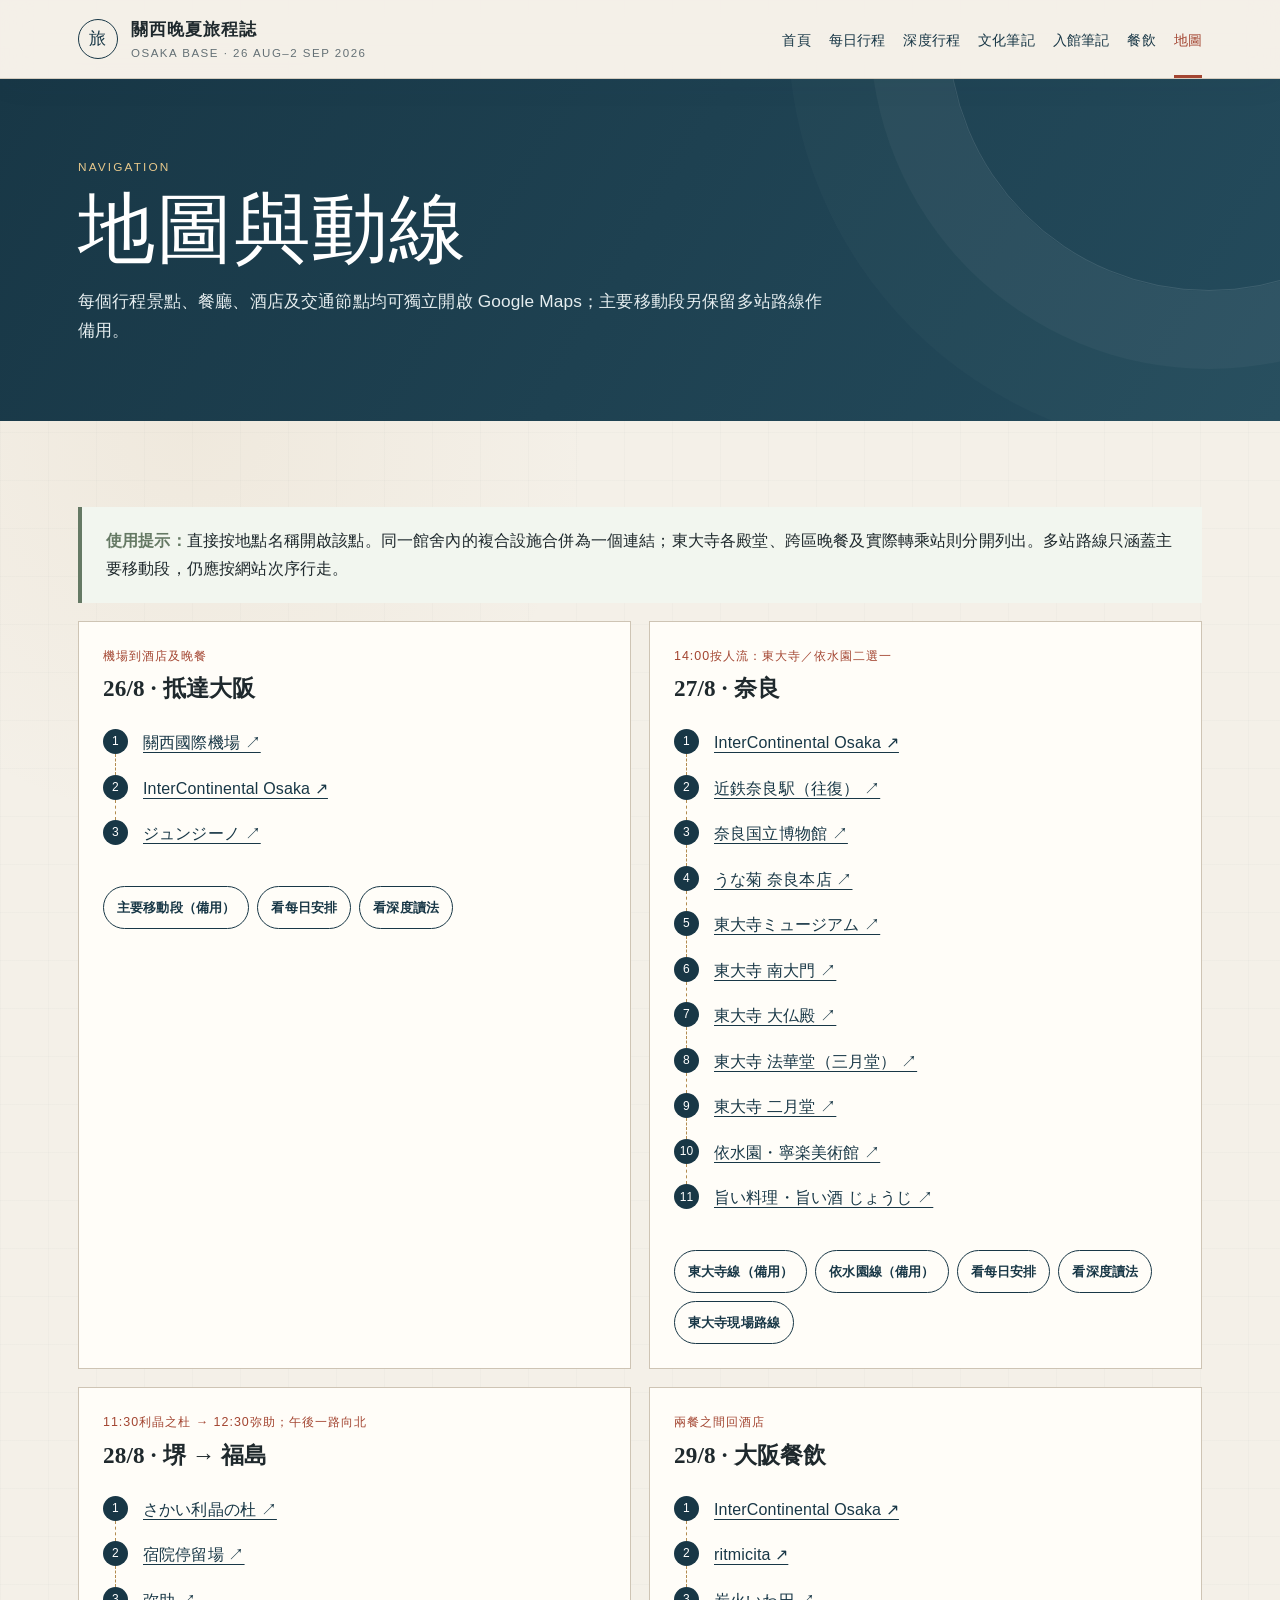
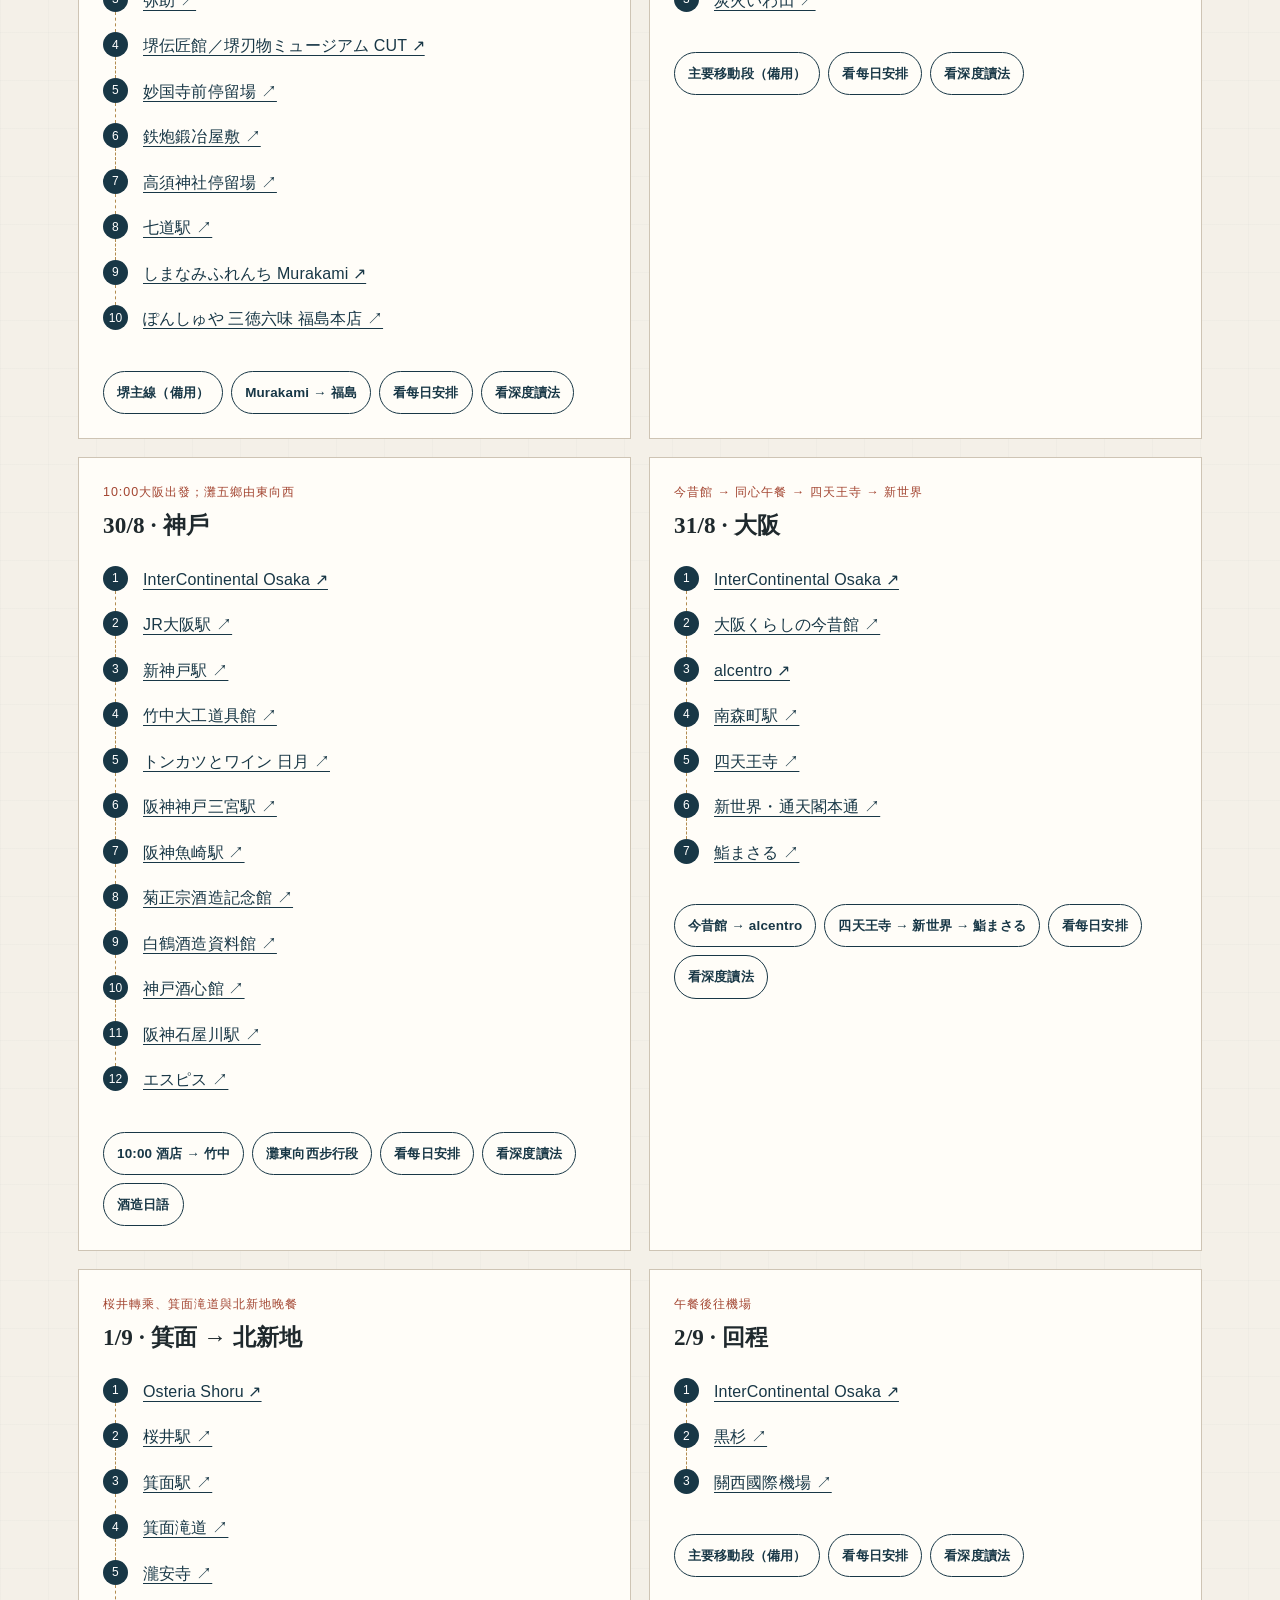
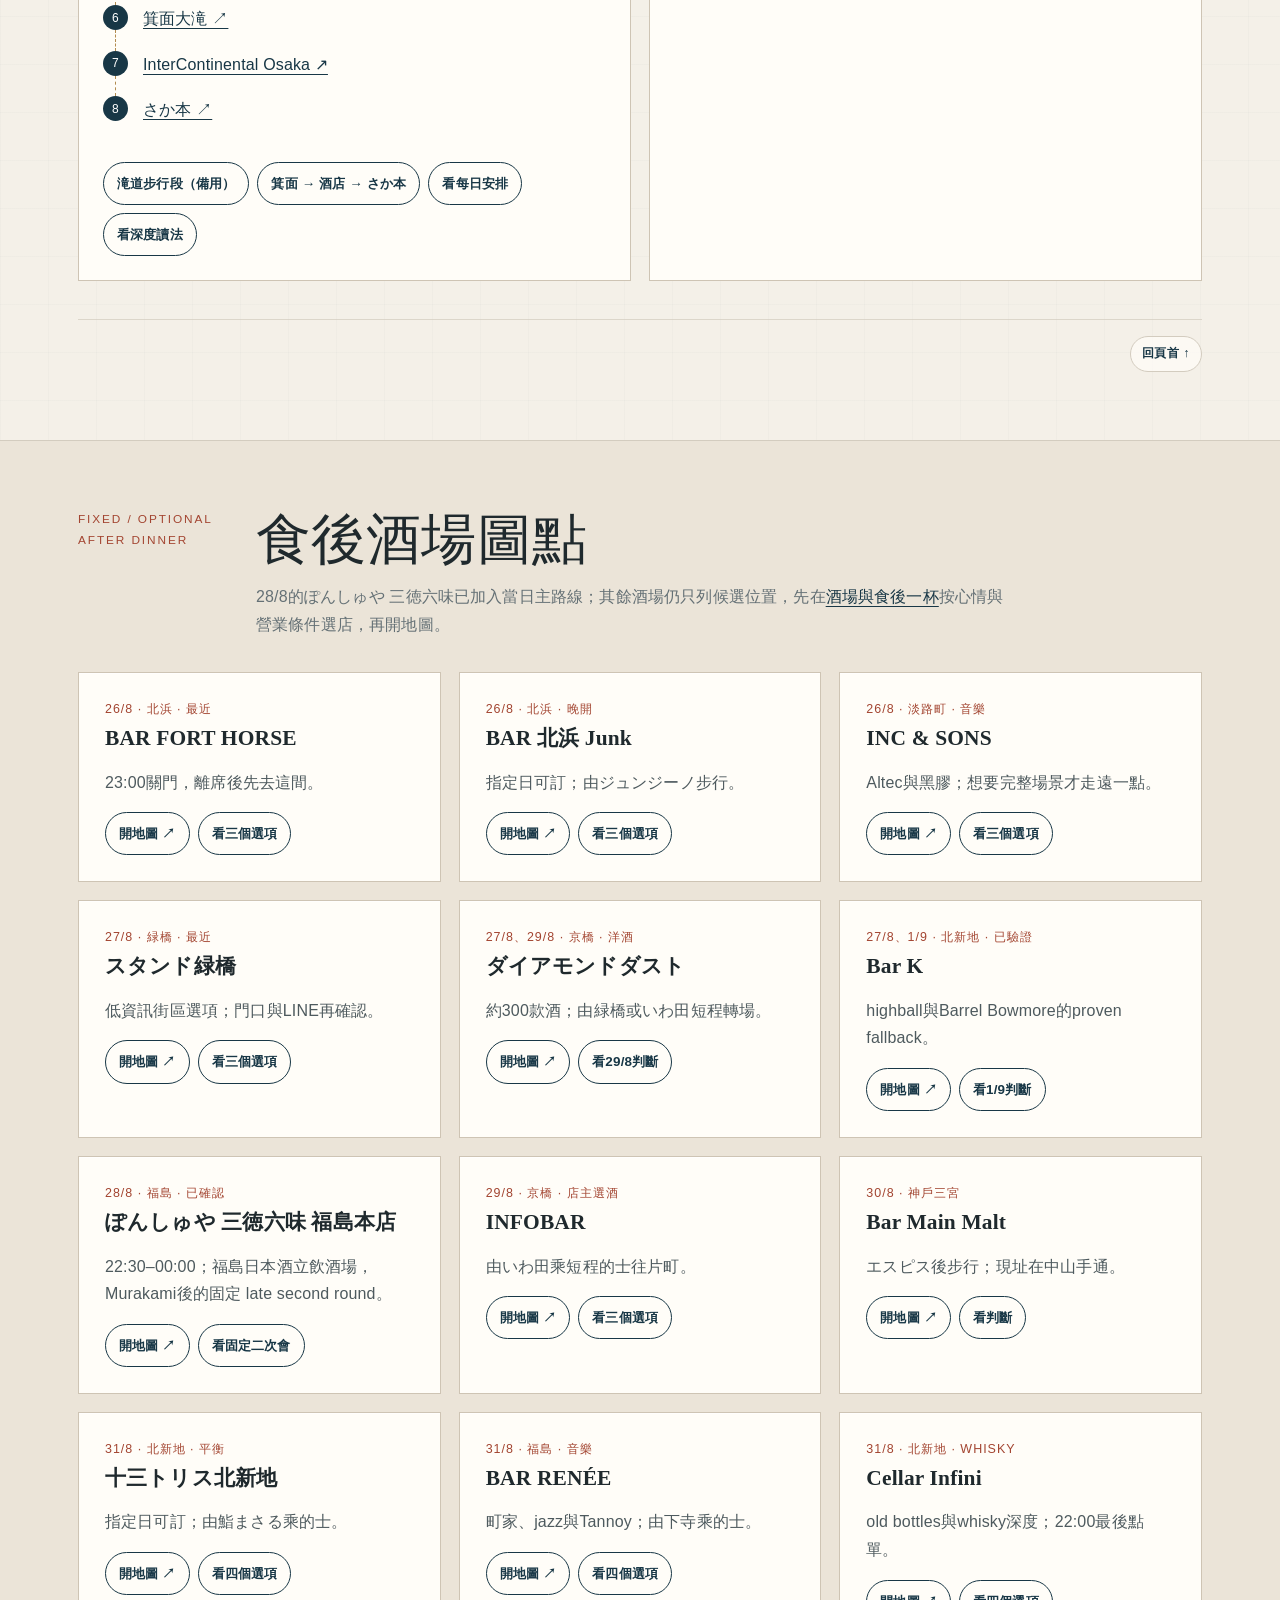
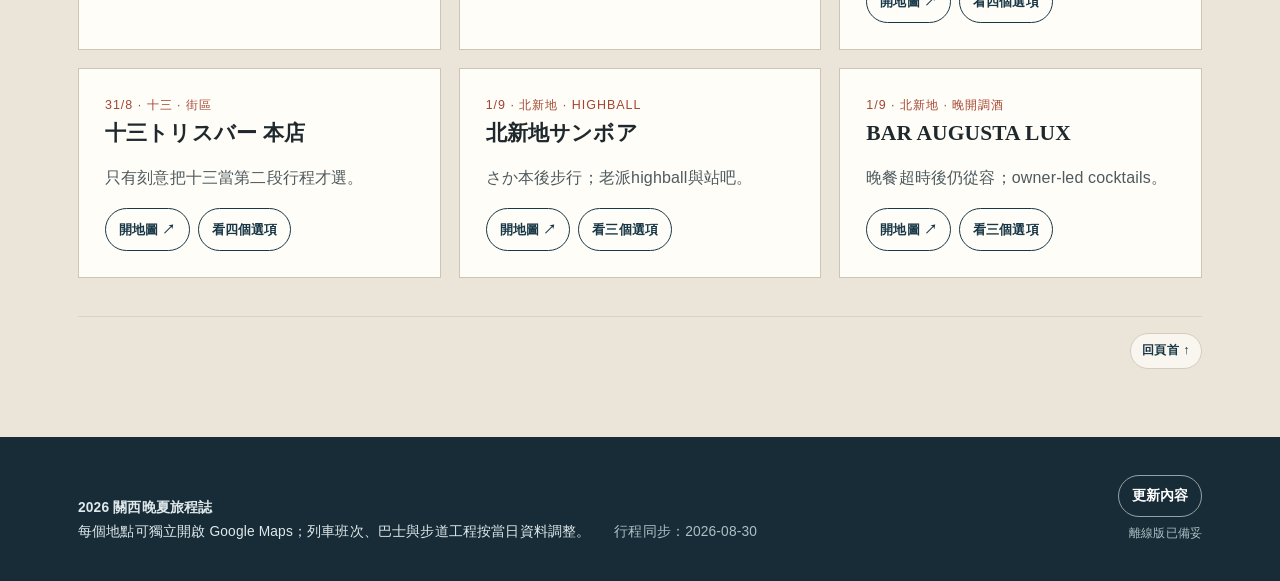
<file: maps.html>
<!DOCTYPE html>
<html lang="zh-Hant"><head><meta charset="utf-8"><meta name="viewport" content="width=device-width,initial-scale=1"><title>地圖｜2026 關西晚夏</title><meta name="description" content="2026年8月至9月關西行程；所有公開行程景點、餐廳、酒店及交通節點均附獨立 Google Maps 連結。">  <!-- social-meta:start -->
    <meta name="theme-color" content="#183746">
    <meta name="apple-mobile-web-app-title" content="關西晚夏">
    <meta name="apple-mobile-web-app-capable" content="yes">
    <link rel="apple-touch-icon" sizes="180x180" href="apple-touch-icon.png">
    <link rel="icon" type="image/png" href="apple-touch-icon.png">
    <link rel="manifest" href="manifest.webmanifest">
    <link rel="canonical" href="https://davetwchiu.github.io/kansai-late-summer-2026/maps.html">
    <meta property="og:type" content="website">
    <meta property="og:locale" content="zh_HK">
    <meta property="og:site_name" content="關西晚夏旅程誌">
    <meta property="og:title" content="地圖｜2026 關西晚夏">
    <meta property="og:description" content="2026年8月至9月關西行程；所有公開行程景點、餐廳、酒店及交通節點均附獨立 Google Maps 連結。">
    <meta property="og:url" content="https://davetwchiu.github.io/kansai-late-summer-2026/maps.html">
    <meta property="og:image" content="https://davetwchiu.github.io/kansai-late-summer-2026/assets/images/social-preview.png">
    <meta property="og:image:type" content="image/png">
    <meta property="og:image:width" content="1200">
    <meta property="og:image:height" content="630">
    <meta property="og:image:alt" content="2026 關西晚夏旅程誌">
    <meta name="twitter:card" content="summary_large_image">
    <meta name="twitter:title" content="地圖｜2026 關西晚夏">
    <meta name="twitter:description" content="2026年8月至9月關西行程；所有公開行程景點、餐廳、酒店及交通節點均附獨立 Google Maps 連結。">
    <meta name="twitter:image" content="https://davetwchiu.github.io/kansai-late-summer-2026/assets/images/social-preview.png">
    <!-- social-meta:end -->
<link rel="stylesheet" href="assets/style.css"><script defer src="assets/site.js"></script></head>
<body><a class="skip-link" href="#main">跳到主要內容</a><header class="site-header"><div class="wrap header-row"><a class="brand" href="index.html"><span class="brand-mark">旅</span><span class="brand-copy"><strong>關西晚夏旅程誌</strong><span>Osaka base · 26 Aug–2 Sep 2026</span></span></a><button class="nav-toggle" type="button" aria-expanded="false" aria-controls="primary-nav">選單</button><nav id="primary-nav" class="nav" aria-label="主要導覽"><a href="index.html">首頁</a><a href="daily.html">每日行程</a><a href="deep-itinerary.html">深度行程</a><a href="culture.html">文化筆記</a><a href="museums.html">入館筆記</a><a href="food.html">餐飲</a><a aria-current="page" href="maps.html">地圖</a></nav></div></header>
<main id="main"><section class="page-hero"><div class="wrap"><div class="eyebrow">Navigation</div><h1>地圖與動線</h1><p>每個行程景點、餐廳、酒店及交通節點均可獨立開啟 Google Maps；主要移動段另保留多站路線作備用。</p></div></section><section class="section"><div class="wrap"><div class="notice sage"><strong>使用提示：</strong>直接按地點名稱開啟該點。同一館舍內的複合設施合併為一個連結；東大寺各殿堂、跨區晚餐及實際轉乘站則分開列出。多站路線只涵蓋主要移動段，仍應按網站次序行走。</div><div class="map-grid">
<article class="map-card" id="d0826"><div class="meta">機場到酒店及晚餐</div><h2>26/8 · 抵達大阪</h2><ol class="route-steps"><li><a href="https://maps.google.com/?q=Kansai+International+Airport" target="_blank" rel="noopener">關西國際機場 ↗</a></li><li><a href="https://maps.google.com/?q=InterContinental+Osaka" target="_blank" rel="noopener">InterContinental Osaka ↗</a></li><li><a href="https://maps.google.com/?q=ジュンジーノ+大阪府大阪市中央区伏見町2-2-6" target="_blank" rel="noopener">ジュンジーノ ↗</a></li></ol><div class="map-actions"><a class="button secondary" href="https://www.google.com/maps/dir/?api=1&amp;origin=Kansai+International+Airport&amp;destination=ジュンジーノ+大阪&amp;waypoints=InterContinental+Osaka&amp;travelmode=transit" target="_blank" rel="noopener">主要移動段（備用）</a><a class="button secondary" href="daily.html#d0826">看每日安排</a><a class="button secondary" href="deep-itinerary.html#arrival">看深度讀法</a></div></article>
<article class="map-card" id="d0827"><div class="meta">奈良寺院各點＋大阪晚餐</div><h2>27/8 · 奈良</h2><ol class="route-steps"><li><a href="https://maps.google.com/?q=InterContinental+Osaka" target="_blank" rel="noopener">InterContinental Osaka ↗</a></li><li><a href="https://maps.google.com/?q=近鉄奈良駅" target="_blank" rel="noopener">近鉄奈良駅（往復） ↗</a></li><li><a href="https://maps.google.com/?q=奈良国立博物館+奈良市登大路町50" target="_blank" rel="noopener">奈良国立博物館 ↗</a></li><li><a href="https://maps.google.com/?q=うな菊+奈良本店+奈良県奈良市高畑町1130" target="_blank" rel="noopener">うな菊 奈良本店 ↗</a></li><li><a href="https://maps.google.com/?q=東大寺ミュージアム" target="_blank" rel="noopener">東大寺ミュージアム ↗</a></li><li><a href="https://maps.google.com/?q=東大寺+南大門" target="_blank" rel="noopener">東大寺 南大門 ↗</a></li><li><a href="https://maps.google.com/?q=東大寺+大仏殿" target="_blank" rel="noopener">東大寺 大仏殿 ↗</a></li><li><a href="https://maps.google.com/?q=東大寺+法華堂+三月堂" target="_blank" rel="noopener">東大寺 法華堂（三月堂） ↗</a></li><li><a href="https://maps.google.com/?q=東大寺+二月堂" target="_blank" rel="noopener">東大寺 二月堂 ↗</a></li><li><a href="https://maps.google.com/?q=依水園+寧楽美術館+奈良市水門町74" target="_blank" rel="noopener">依水園・寧楽美術館 ↗</a></li><li><a href="https://maps.google.com/?q=旨い料理・旨い酒+じょうじ+大阪市東成区東中本2-2-25" target="_blank" rel="noopener">旨い料理・旨い酒 じょうじ ↗</a></li></ol><div class="map-actions"><a class="button secondary" href="https://www.google.com/maps/dir/?api=1&amp;origin=奈良国立博物館&amp;destination=近鉄奈良駅&amp;waypoints=うな菊+奈良本店|東大寺ミュージアム|東大寺|依水園&amp;travelmode=walking" target="_blank" rel="noopener">主要移動段（備用）</a><a class="button secondary" href="daily.html#d0827">看每日安排</a><a class="button secondary" href="deep-itinerary.html#nara">看深度讀法</a><a class="button secondary" href="todaiji.html#routes">東大寺現場路線</a></div></article>
<article class="map-card" id="d0828"><div class="meta">宿院向北＋福島固定二次會</div><h2>28/8 · 堺 → 福島</h2><ol class="route-steps"><li><a href="https://maps.google.com/?q=さかい利晶の杜+大阪府堺市堺区宿院町西2丁1-1" target="_blank" rel="noopener">さかい利晶の杜 ↗</a></li><li><a href="https://maps.google.com/?q=千利休屋敷跡+堺" target="_blank" rel="noopener">千利休屋敷跡 ↗</a></li><li><a href="https://maps.google.com/?q=大道筋+堺市" target="_blank" rel="noopener">大道筋（旧紀州街道） ↗</a></li><li><a href="https://maps.google.com/?q=宿院停留場+堺" target="_blank" rel="noopener">宿院停留場 ↗</a></li><li><a href="https://maps.google.com/?q=弥助+大阪府堺市堺区大町東1丁目1-18" target="_blank" rel="noopener">弥助 ↗</a></li><li><a href="https://maps.google.com/?q=堺伝匠館+堺刃物ミュージアム+CUT" target="_blank" rel="noopener">堺伝匠館／堺刃物ミュージアム CUT ↗</a></li><li><a href="https://maps.google.com/?q=妙国寺前停留場+堺" target="_blank" rel="noopener">妙国寺前停留場 ↗</a></li><li><a href="https://maps.google.com/?q=鉄炮鍛冶屋敷+大阪府堺市堺区北旅籠町西1丁3-22" target="_blank" rel="noopener">鉄炮鍛冶屋敷 ↗</a></li><li><a href="https://maps.google.com/?q=高須神社停留場+堺" target="_blank" rel="noopener">高須神社停留場 ↗</a></li><li><a href="https://maps.google.com/?q=七道駅+堺" target="_blank" rel="noopener">七道駅 ↗</a></li><li><a href="https://maps.google.com/?q=しまなみふれんち+Murakami+大阪市北区天神橋1-13-15" target="_blank" rel="noopener">しまなみふれんち Murakami ↗</a></li><li><a href="https://maps.google.com/?q=ぽんしゅや+三徳六味+福島本店+大阪市福島区福島1-6-11" target="_blank" rel="noopener">ぽんしゅや 三徳六味 福島本店 ↗</a></li></ol><div class="map-actions"><a class="button secondary" href="https://www.google.com/maps/dir/?api=1&amp;origin=さかい利晶の杜&amp;destination=七道駅&amp;waypoints=弥助+堺|堺伝匠館|鉄炮鍛冶屋敷&amp;travelmode=walking" target="_blank" rel="noopener">堺主線（備用）</a><a class="button secondary" href="https://www.google.com/maps/dir/?api=1&amp;origin=しまなみふれんち+Murakami+大阪市北区天神橋1-13-15&amp;destination=ぽんしゅや+三徳六味+福島本店+大阪市福島区福島1-6-11&amp;travelmode=transit" target="_blank" rel="noopener">Murakami → 福島</a><a class="button secondary" href="daily.html#d0828">看每日安排</a><a class="button secondary" href="deep-itinerary.html#sakai">看深度讀法</a></div></article>
<article class="map-card" id="d0829"><div class="meta">兩餐之間回酒店</div><h2>29/8 · 大阪餐飲</h2><ol class="route-steps"><li><a href="https://maps.google.com/?q=InterContinental+Osaka" target="_blank" rel="noopener">InterContinental Osaka ↗</a></li><li><a href="https://maps.google.com/?q=ritmicita+大阪市中央区安堂寺町2-1-14" target="_blank" rel="noopener">ritmicita ↗</a></li><li><a href="https://maps.google.com/?q=炭火いわ田+大阪市都島区都島中通3-5-8" target="_blank" rel="noopener">炭火いわ田 ↗</a></li></ol><div class="map-actions"><a class="button secondary" href="https://www.google.com/maps/dir/?api=1&amp;origin=InterContinental+Osaka&amp;destination=炭火いわ田+大阪&amp;waypoints=ritmicita+大阪&amp;travelmode=transit" target="_blank" rel="noopener">主要移動段（備用）</a><a class="button secondary" href="daily.html#d0829">看每日安排</a><a class="button secondary" href="deep-itinerary.html#food-day">看深度讀法</a></div></article>
<article class="map-card" id="d0830"><div class="meta">09:30大阪出發；灘五鄉由東向西</div><h2>30/8 · 神戶</h2><ol class="route-steps"><li><a href="https://maps.google.com/?q=InterContinental+Osaka" target="_blank" rel="noopener">InterContinental Osaka ↗</a></li><li><a href="https://maps.google.com/?q=JR+大阪駅" target="_blank" rel="noopener">JR大阪駅 ↗</a></li><li><a href="https://maps.google.com/?q=新神戸駅" target="_blank" rel="noopener">新神戸駅 ↗</a></li><li><a href="https://maps.google.com/?q=竹中大工道具館" target="_blank" rel="noopener">竹中大工道具館 ↗</a></li><li><a href="https://maps.google.com/?q=トンカツとワイン+日月+神戸市中央区中山手通1-22-10" target="_blank" rel="noopener">トンカツとワイン 日月 ↗</a></li><li><a href="https://maps.google.com/?q=阪神+神戸三宮駅" target="_blank" rel="noopener">阪神神戸三宮駅 ↗</a></li><li><a href="https://maps.google.com/?q=阪神+魚崎駅" target="_blank" rel="noopener">阪神魚崎駅 ↗</a></li><li><a href="https://maps.google.com/?q=菊正宗酒造記念館" target="_blank" rel="noopener">菊正宗酒造記念館 ↗</a></li><li><a href="https://maps.google.com/?q=白鶴酒造資料館" target="_blank" rel="noopener">白鶴酒造資料館 ↗</a></li><li><a href="https://maps.google.com/?q=神戸酒心館" target="_blank" rel="noopener">神戸酒心館 ↗</a></li><li><a href="https://maps.google.com/?q=阪神+石屋川駅" target="_blank" rel="noopener">阪神石屋川駅 ↗</a></li><li><a href="https://maps.google.com/?q=エスピス+神戸市中央区中山手通2-3-25" target="_blank" rel="noopener">エスピス ↗</a></li></ol><div class="map-actions"><a class="button secondary" href="https://www.google.com/maps/dir/?api=1&amp;origin=InterContinental+Osaka&amp;destination=竹中大工道具館&amp;travelmode=transit" target="_blank" rel="noopener">09:30 酒店 → 竹中</a><a class="button secondary" href="https://www.google.com/maps/dir/?api=1&amp;origin=菊正宗酒造記念館&amp;destination=神戸酒心館&amp;waypoints=白鶴酒造資料館&amp;travelmode=walking" target="_blank" rel="noopener">灘東向西步行段</a><a class="button secondary" href="daily.html#d0830">看每日安排</a><a class="button secondary" href="deep-itinerary.html#kobe">看深度讀法</a><a class="button secondary" href="museums.html#sake-japanese">酒造日語</a></div></article>
<article class="map-card" id="d0831"><div class="meta">今昔館 → 同心午餐 → 四天王寺 → 新世界</div><h2>31/8 · 大阪</h2><ol class="route-steps"><li><a href="https://maps.google.com/?q=InterContinental+Osaka" target="_blank" rel="noopener">InterContinental Osaka ↗</a></li><li><a href="https://maps.google.com/?q=大阪くらしの今昔館" target="_blank" rel="noopener">大阪くらしの今昔館 ↗</a></li><li><a href="https://maps.google.com/?q=alcentro+大阪市北区同心2-7-3" target="_blank" rel="noopener">alcentro ↗</a></li><li><a href="https://maps.google.com/?q=南森町駅" target="_blank" rel="noopener">南森町駅 ↗</a></li><li><a href="https://maps.google.com/?q=四天王寺" target="_blank" rel="noopener">四天王寺 ↗</a></li><li><a href="https://maps.google.com/?q=新世界+通天閣+大阪" target="_blank" rel="noopener">新世界・通天閣本通 ↗</a></li><li><a href="https://maps.google.com/?q=鮨まさる+大阪市浪速区下寺2-3-10" target="_blank" rel="noopener">鮨まさる ↗</a></li></ol><div class="map-actions"><a class="button secondary" href="https://www.google.com/maps/dir/?api=1&amp;origin=大阪くらしの今昔館&amp;destination=alcentro+大阪市北区同心2-7-3&amp;travelmode=walking" target="_blank" rel="noopener">今昔館 → alcentro</a><a class="button secondary" href="https://www.google.com/maps/dir/?api=1&amp;origin=四天王寺&amp;destination=鮨まさる+大阪&amp;waypoints=新世界+通天閣&amp;travelmode=walking" target="_blank" rel="noopener">四天王寺 → 新世界 → 鮨まさる</a><a class="button secondary" href="daily.html#d0831">看每日安排</a><a class="button secondary" href="deep-itinerary.html#osaka">看深度讀法</a></div></article>
<article class="map-card" id="d0901"><div class="meta">桜井轉乘、箕面滝道與北新地晚餐</div><h2>1/9 · 箕面 → 北新地</h2><ol class="route-steps"><li><a href="https://maps.google.com/?q=Osteria+Shoru+大阪府箕面市半町3-14-16" target="_blank" rel="noopener">Osteria Shoru ↗</a></li><li><a href="https://maps.google.com/?q=桜井駅+大阪府箕面市" target="_blank" rel="noopener">桜井駅 ↗</a></li><li><a href="https://maps.google.com/?q=箕面駅" target="_blank" rel="noopener">箕面駅 ↗</a></li><li><a href="https://maps.google.com/?q=箕面滝道" target="_blank" rel="noopener">箕面滝道 ↗</a></li><li><a href="https://maps.google.com/?q=瀧安寺+箕面" target="_blank" rel="noopener">瀧安寺 ↗</a></li><li><a href="https://maps.google.com/?q=箕面大滝" target="_blank" rel="noopener">箕面大滝 ↗</a></li><li><a href="https://maps.google.com/?q=InterContinental+Osaka" target="_blank" rel="noopener">InterContinental Osaka ↗</a></li><li><a href="https://maps.google.com/?q=さか本+大阪府大阪市北区堂島1-5-4+はつ根ビル2F" target="_blank" rel="noopener">さか本 ↗</a></li></ol><div class="map-actions"><a class="button secondary" href="https://www.google.com/maps/dir/?api=1&amp;origin=箕面駅&amp;destination=箕面大滝&amp;waypoints=瀧安寺&amp;travelmode=walking" target="_blank" rel="noopener">滝道步行段（備用）</a><a class="button secondary" href="https://www.google.com/maps/dir/?api=1&amp;origin=箕面駅&amp;destination=さか本+大阪市北区堂島1-5-4&amp;waypoints=InterContinental+Osaka&amp;travelmode=transit" target="_blank" rel="noopener">箕面 → 酒店 → さか本</a><a class="button secondary" href="daily.html#d0901">看每日安排</a><a class="button secondary" href="deep-itinerary.html#minoh">看深度讀法</a></div></article>
<article class="map-card" id="d0902"><div class="meta">午餐後往機場</div><h2>2/9 · 回程</h2><ol class="route-steps"><li><a href="https://maps.google.com/?q=InterContinental+Osaka" target="_blank" rel="noopener">InterContinental Osaka ↗</a></li><li><a href="https://maps.google.com/?q=黒杉+大阪市北区堂島浜1-2-1" target="_blank" rel="noopener">黒杉 ↗</a></li><li><a href="https://maps.google.com/?q=Kansai+International+Airport" target="_blank" rel="noopener">關西國際機場 ↗</a></li></ol><div class="map-actions"><a class="button secondary" href="https://www.google.com/maps/dir/?api=1&amp;origin=黒杉+大阪&amp;destination=Kansai+International+Airport&amp;travelmode=transit" target="_blank" rel="noopener">主要移動段（備用）</a><a class="button secondary" href="daily.html#d0902">看每日安排</a><a class="button secondary" href="deep-itinerary.html#departure">看深度讀法</a></div></article>
</div></div></section>
<section class="section alt" id="post-dinner"><div class="wrap"><div class="section-heading"><div class="label">Fixed / optional after dinner</div><div><h2>食後酒場圖點</h2><p>28/8的ぽんしゅや 三徳六味已加入當日主路線；其餘酒場仍只列候選位置，先在<a href="drinks.html">酒場與食後一杯</a>按心情與營業條件選店，再開地圖。</p></div></div>
<div class="grid-3">
  <article class="card"><div class="meta">26/8 · 北浜 · 最近</div><h3>BAR FORT HORSE</h3><p>23:00關門，離席後先去這間。</p><div class="map-actions"><a class="button secondary" href="https://maps.google.com/?q=BAR+FORT+HORSE+大阪市中央区北浜1-8-16" target="_blank" rel="noopener">開地圖 ↗</a><a class="button secondary" href="drinks.html#d0826-drinks">看三個選項</a></div></article>
  <article class="card"><div class="meta">26/8 · 北浜 · 晚開</div><h3>BAR 北浜 Junk</h3><p>指定日可訂；由ジュンジーノ步行。</p><div class="map-actions"><a class="button secondary" href="https://maps.google.com/?q=BAR+北浜+Junk+大阪市中央区北浜2-3-15" target="_blank" rel="noopener">開地圖 ↗</a><a class="button secondary" href="drinks.html#d0826-drinks">看三個選項</a></div></article>
  <article class="card"><div class="meta">26/8 · 淡路町 · 音樂</div><h3>INC &amp; SONS</h3><p>Altec與黑膠；想要完整場景才走遠一點。</p><div class="map-actions"><a class="button secondary" href="https://maps.google.com/?q=INC+%26+SONS+大阪市中央区淡路町2-3-12" target="_blank" rel="noopener">開地圖 ↗</a><a class="button secondary" href="drinks.html#d0826-drinks">看三個選項</a></div></article>
  <article class="card"><div class="meta">27/8 · 緑橋 · 最近</div><h3>スタンド緑橋</h3><p>低資訊街區選項；門口與LINE再確認。</p><div class="map-actions"><a class="button secondary" href="https://maps.google.com/?q=スタンド緑橋+大阪市東成区東中本1-2-10" target="_blank" rel="noopener">開地圖 ↗</a><a class="button secondary" href="drinks.html#d0827-drinks">看三個選項</a></div></article>
  <article class="card"><div class="meta">27/8、29/8 · 京橋 · 洋酒</div><h3>ダイアモンドダスト</h3><p>約300款酒；由緑橋或いわ田短程轉場。</p><div class="map-actions"><a class="button secondary" href="https://maps.google.com/?q=ダイアモンドダスト+大阪市都島区東野田町3-6-13" target="_blank" rel="noopener">開地圖 ↗</a><a class="button secondary" href="drinks.html#d0829-drinks">看29/8判斷</a></div></article>
  <article class="card"><div class="meta">27/8、1/9 · 北新地 · 已驗證</div><h3>Bar K</h3><p>highball與Barrel Bowmore的proven fallback。</p><div class="map-actions"><a class="button secondary" href="https://maps.google.com/?q=Bar+K+大阪市北区曽根崎新地1-3-3" target="_blank" rel="noopener">開地圖 ↗</a><a class="button secondary" href="drinks.html#d0901-drinks">看1/9判斷</a></div></article>
  <article class="card"><div class="meta">28/8 · 福島 · 已確認</div><h3>ぽんしゅや 三徳六味 福島本店</h3><p>22:30–00:00；福島日本酒立飲酒場，Murakami後的固定 late second round。</p><div class="map-actions"><a class="button secondary" href="https://maps.google.com/?q=ぽんしゅや+三徳六味+福島本店+大阪市福島区福島1-6-11" target="_blank" rel="noopener">開地圖 ↗</a><a class="button secondary" href="drinks.html#d0828-drinks">看固定二次會</a></div></article>
  <article class="card"><div class="meta">29/8 · 京橋 · 店主選酒</div><h3>INFOBAR</h3><p>由いわ田乘短程的士往片町。</p><div class="map-actions"><a class="button secondary" href="https://maps.google.com/?q=INFOBAR+大阪市都島区片町2-11-4" target="_blank" rel="noopener">開地圖 ↗</a><a class="button secondary" href="drinks.html#d0829-drinks">看三個選項</a></div></article>
  <article class="card"><div class="meta">30/8 · 神戶三宮</div><h3>Bar Main Malt</h3><p>エスピス後步行；現址在中山手通。</p><div class="map-actions"><a class="button secondary" href="https://maps.google.com/?q=Bar+Main+Malt+神戸市中央区中山手通1-6-2" target="_blank" rel="noopener">開地圖 ↗</a><a class="button secondary" href="drinks.html#d0830-drinks">看判斷</a></div></article>
  <article class="card"><div class="meta">31/8 · 北新地 · 平衡</div><h3>十三トリス北新地</h3><p>指定日可訂；由鮨まさる乘的士。</p><div class="map-actions"><a class="button secondary" href="https://maps.google.com/?q=十三トリス北新地+大阪市北区曽根崎新地1-3-30" target="_blank" rel="noopener">開地圖 ↗</a><a class="button secondary" href="drinks.html#d0831-drinks">看四個選項</a></div></article>
  <article class="card"><div class="meta">31/8 · 福島 · 音樂</div><h3>BAR RENÉE</h3><p>町家、jazz與Tannoy；由下寺乘的士。</p><div class="map-actions"><a class="button secondary" href="https://maps.google.com/?q=BAR+RENEE+大阪市福島区福島3-14-4" target="_blank" rel="noopener">開地圖 ↗</a><a class="button secondary" href="drinks.html#d0831-drinks">看四個選項</a></div></article>
  <article class="card"><div class="meta">31/8 · 北新地 · whisky</div><h3>Cellar Infini</h3><p>old bottles與whisky深度；22:00最後點單。</p><div class="map-actions"><a class="button secondary" href="https://maps.google.com/?q=Cellar+Infini+大阪市北区曽根崎新地1-1-16" target="_blank" rel="noopener">開地圖 ↗</a><a class="button secondary" href="drinks.html#d0831-drinks">看四個選項</a></div></article>
  <article class="card"><div class="meta">31/8 · 十三 · 街區</div><h3>十三トリスバー 本店</h3><p>只有刻意把十三當第二段行程才選。</p><div class="map-actions"><a class="button secondary" href="https://maps.google.com/?q=十三トリスバー+本店+大阪市淀川区十三本町1-2-7" target="_blank" rel="noopener">開地圖 ↗</a><a class="button secondary" href="drinks.html#d0831-drinks">看四個選項</a></div></article>
  <article class="card"><div class="meta">1/9 · 北新地 · highball</div><h3>北新地サンボア</h3><p>さか本後步行；老派highball與站吧。</p><div class="map-actions"><a class="button secondary" href="https://maps.google.com/?q=北新地サンボア+大阪市北区曽根崎新地1-9-25" target="_blank" rel="noopener">開地圖 ↗</a><a class="button secondary" href="drinks.html#d0901-drinks">看三個選項</a></div></article>
  <article class="card"><div class="meta">1/9 · 北新地 · 晚開調酒</div><h3>BAR AUGUSTA LUX</h3><p>晚餐超時後仍從容；owner-led cocktails。</p><div class="map-actions"><a class="button secondary" href="https://maps.google.com/?q=BAR+AUGUSTA+LUX+大阪市北区曽根崎新地1-7-6" target="_blank" rel="noopener">開地圖 ↗</a><a class="button secondary" href="drinks.html#d0901-drinks">看三個選項</a></div></article>
</div></div></section></main>
<footer class="footer"><div class="wrap footer-grid"><div><strong>2026 關西晚夏旅程誌</strong><br>每個地點可獨立開啟 Google Maps；列車班次、巴士與步道工程按當日資料調整。</div><div class="updated">最後更新：2026-08-20</div></div></footer><nav class="mobile-tools" aria-label="手機捷徑"><a href="daily.html">每日</a><a href="deep-itinerary.html">深度</a><a href="maps.html">地圖</a><a href="food.html">餐飲</a></nav></body></html>
</file>
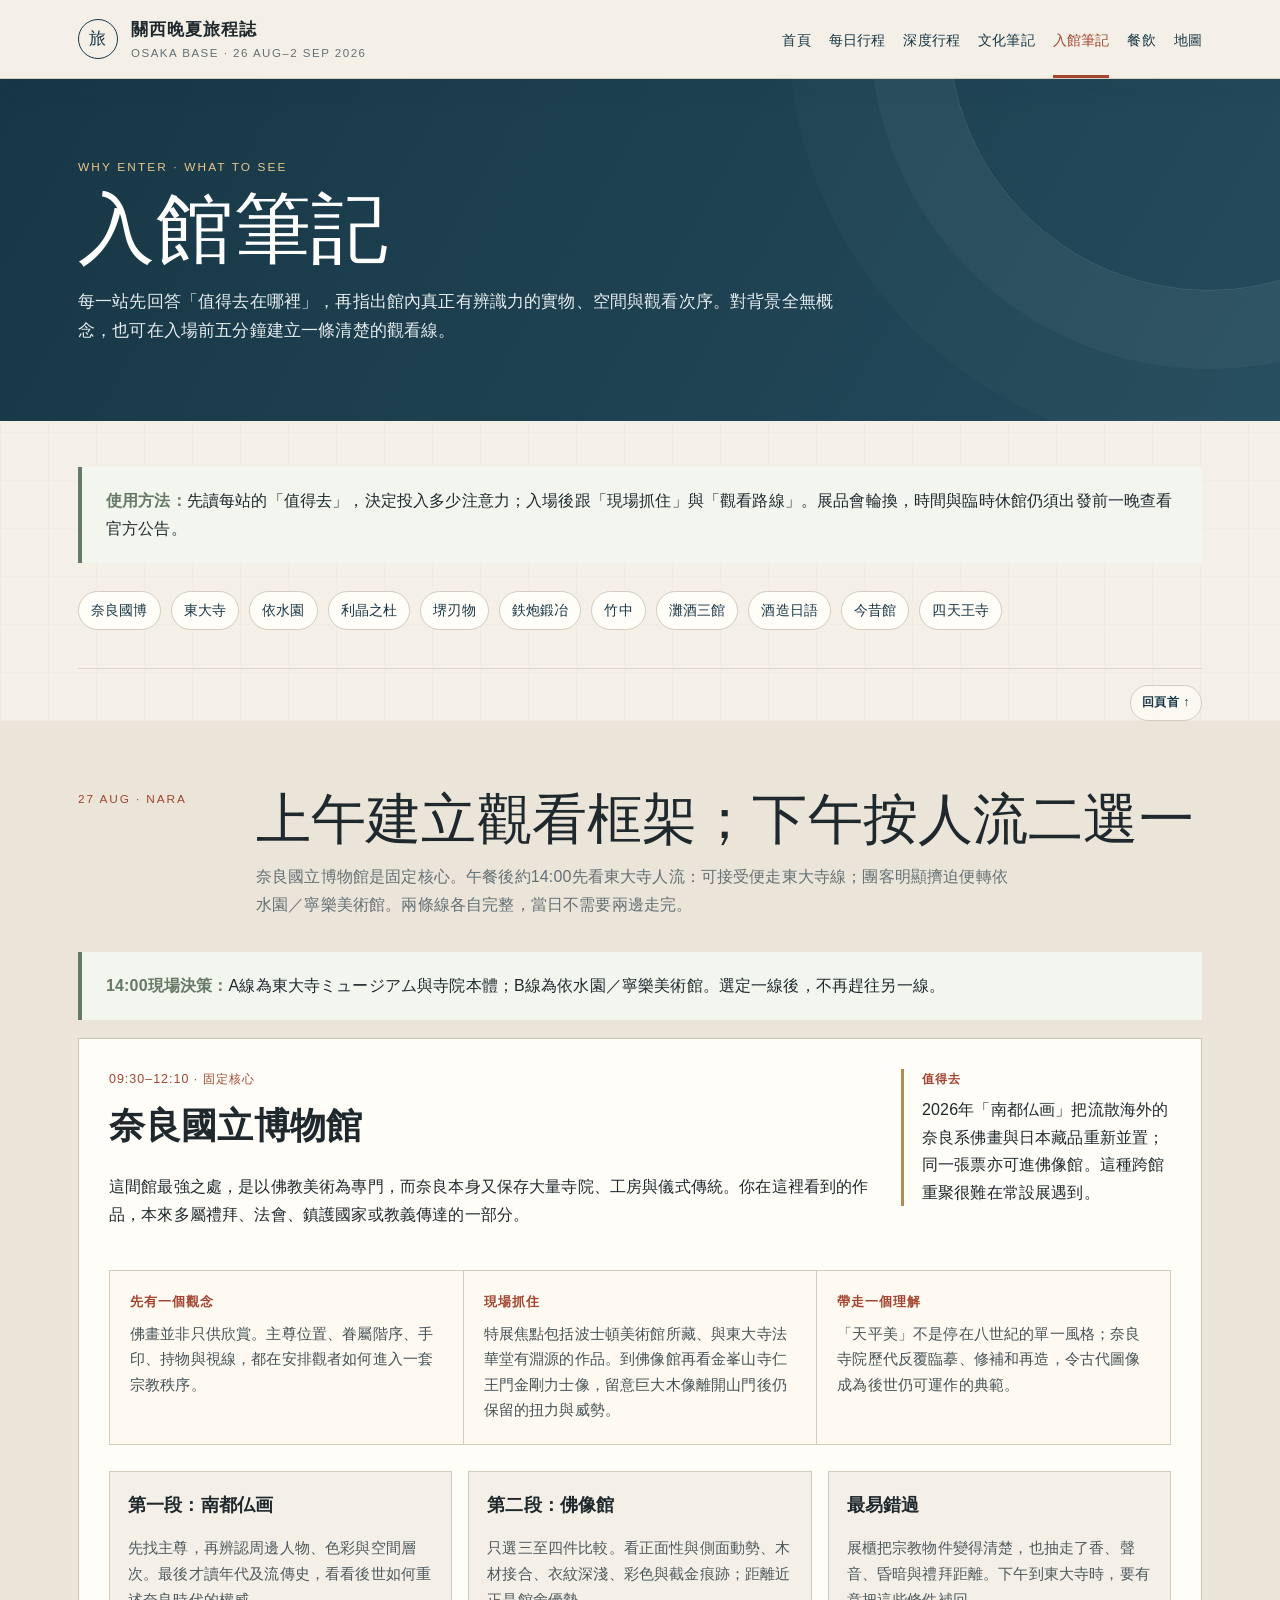
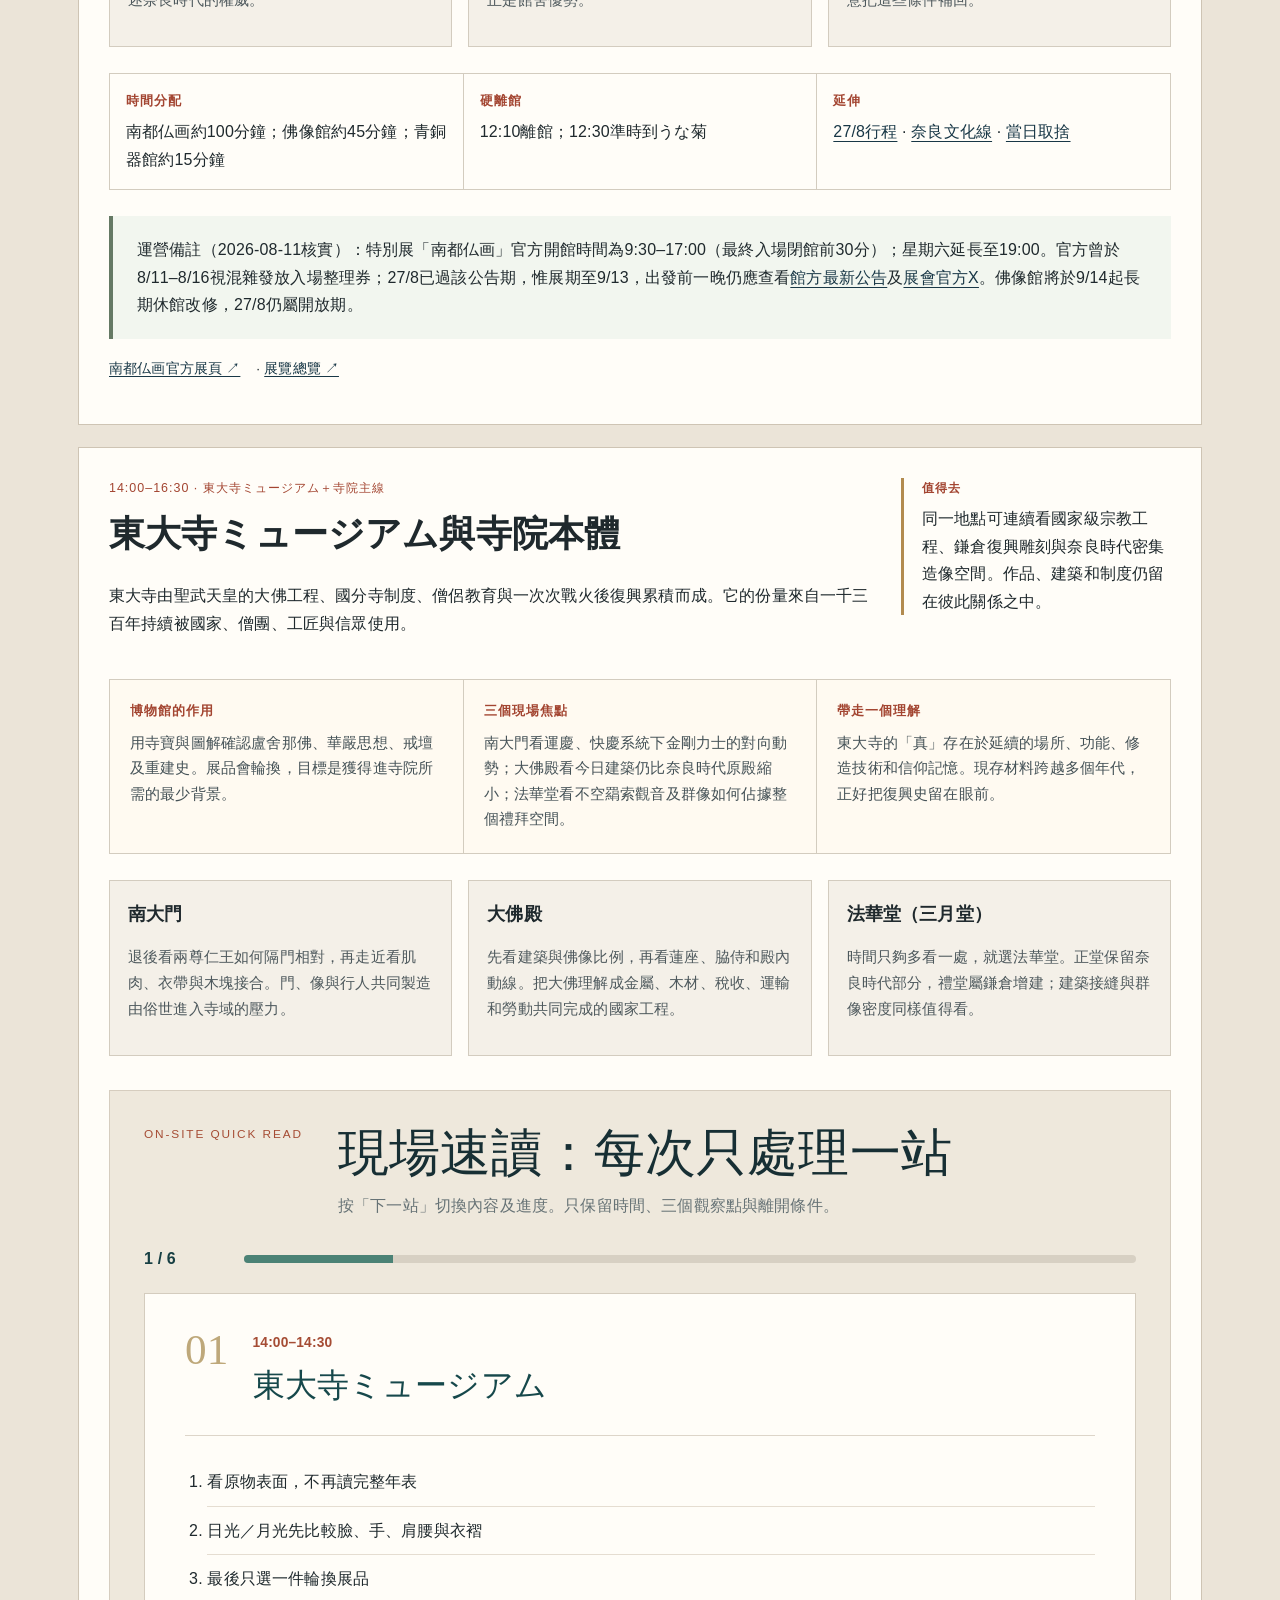
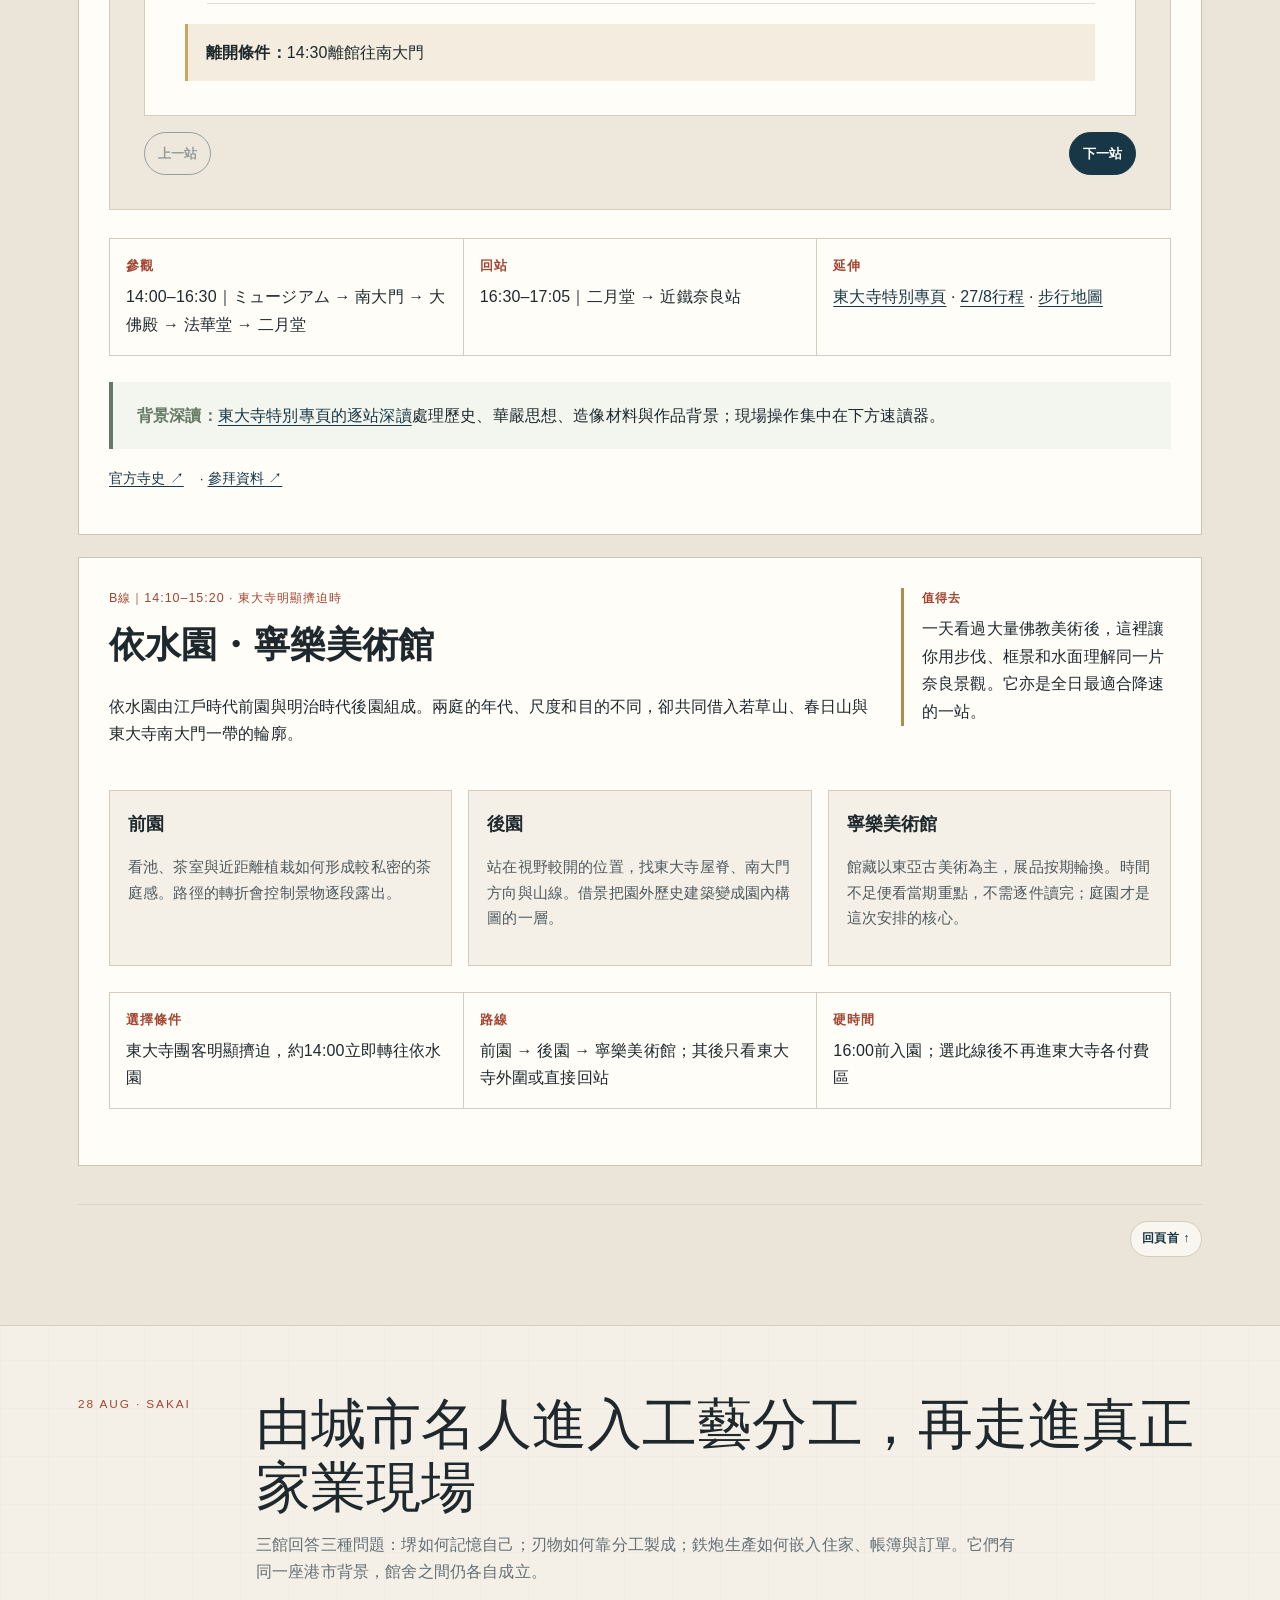
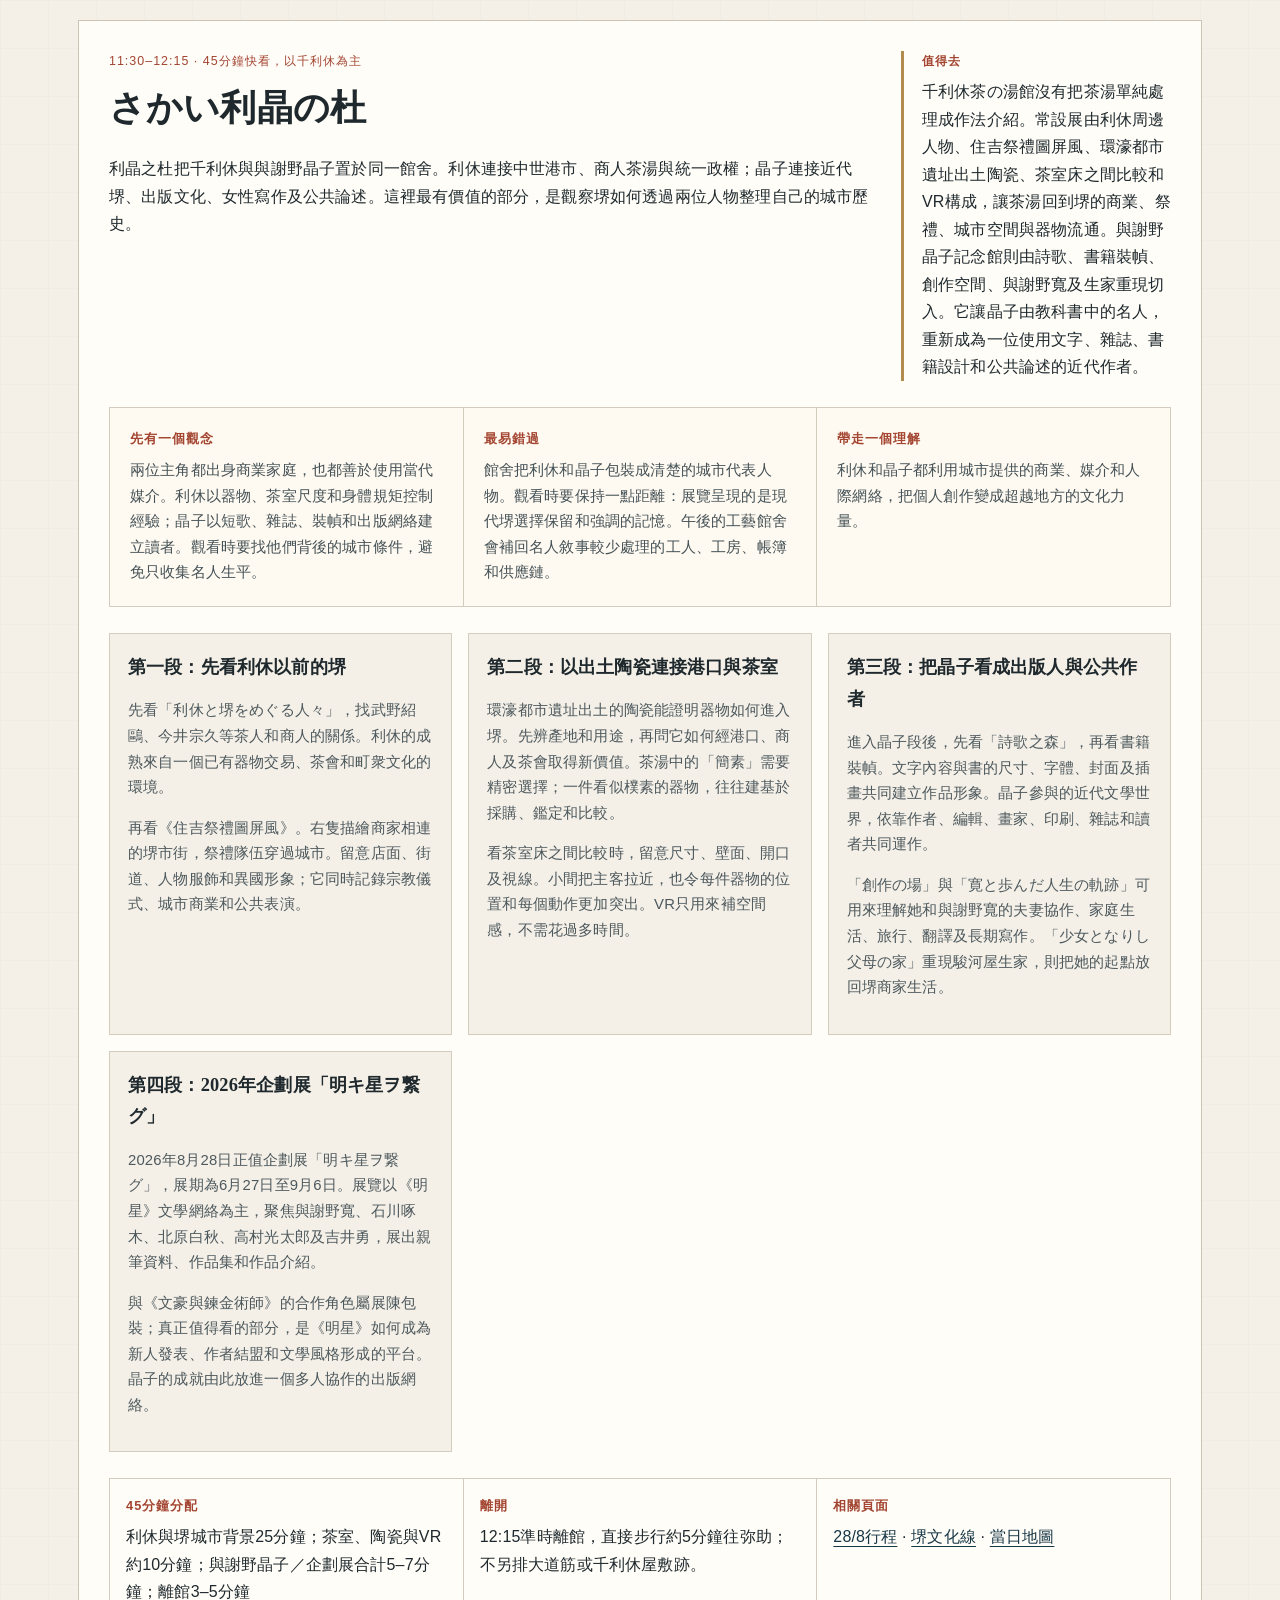
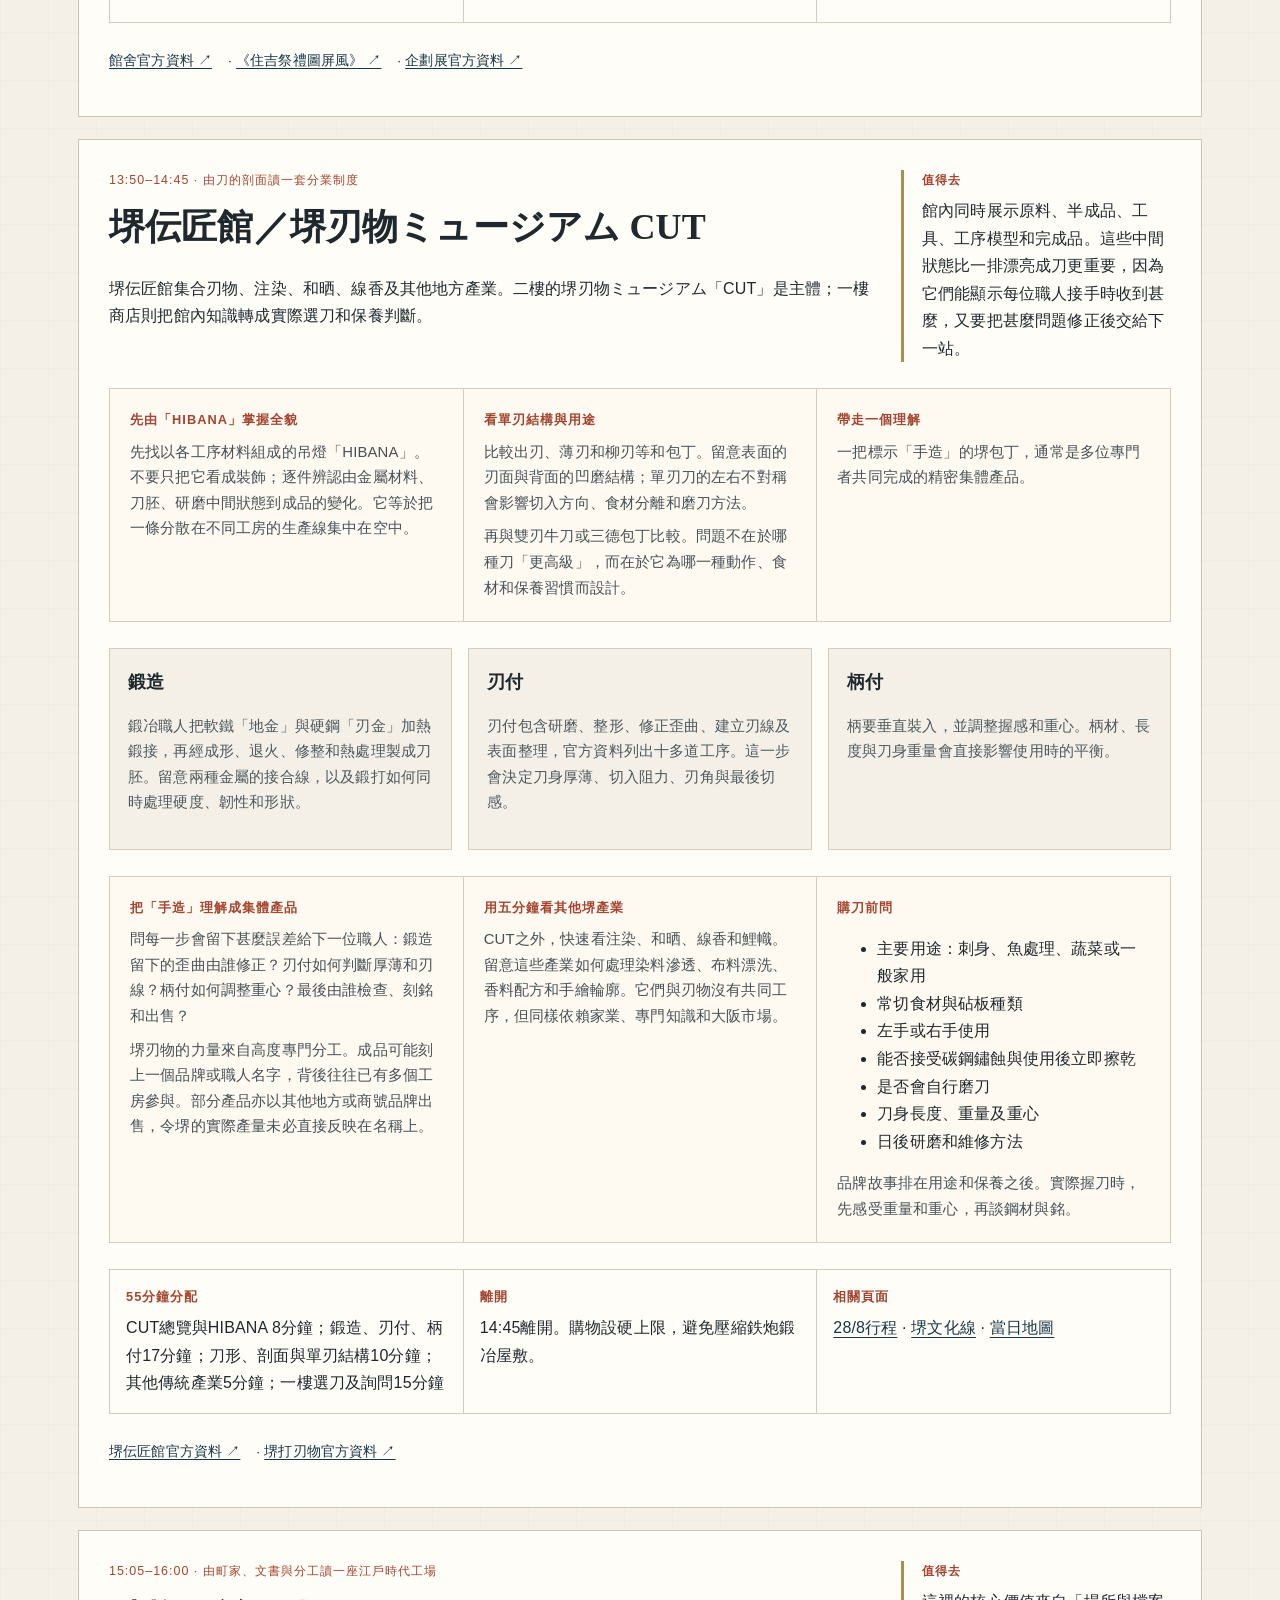
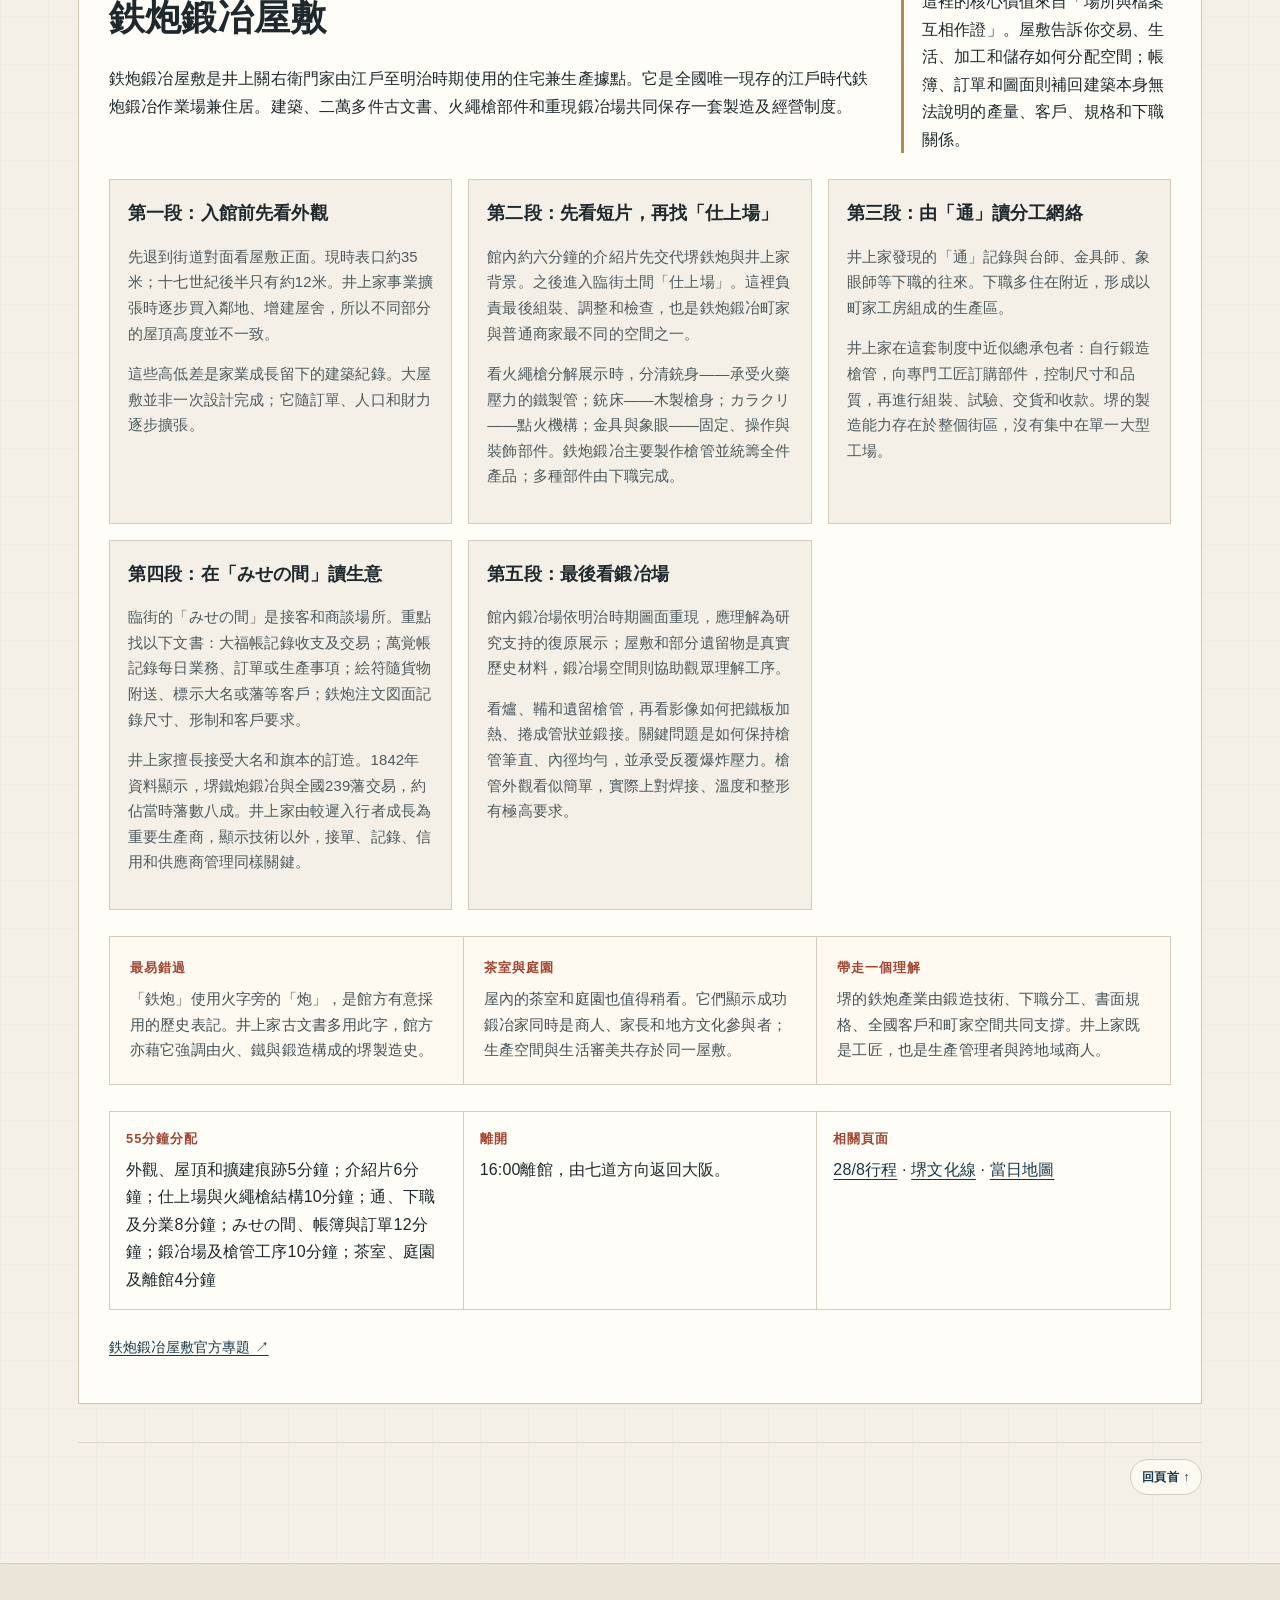
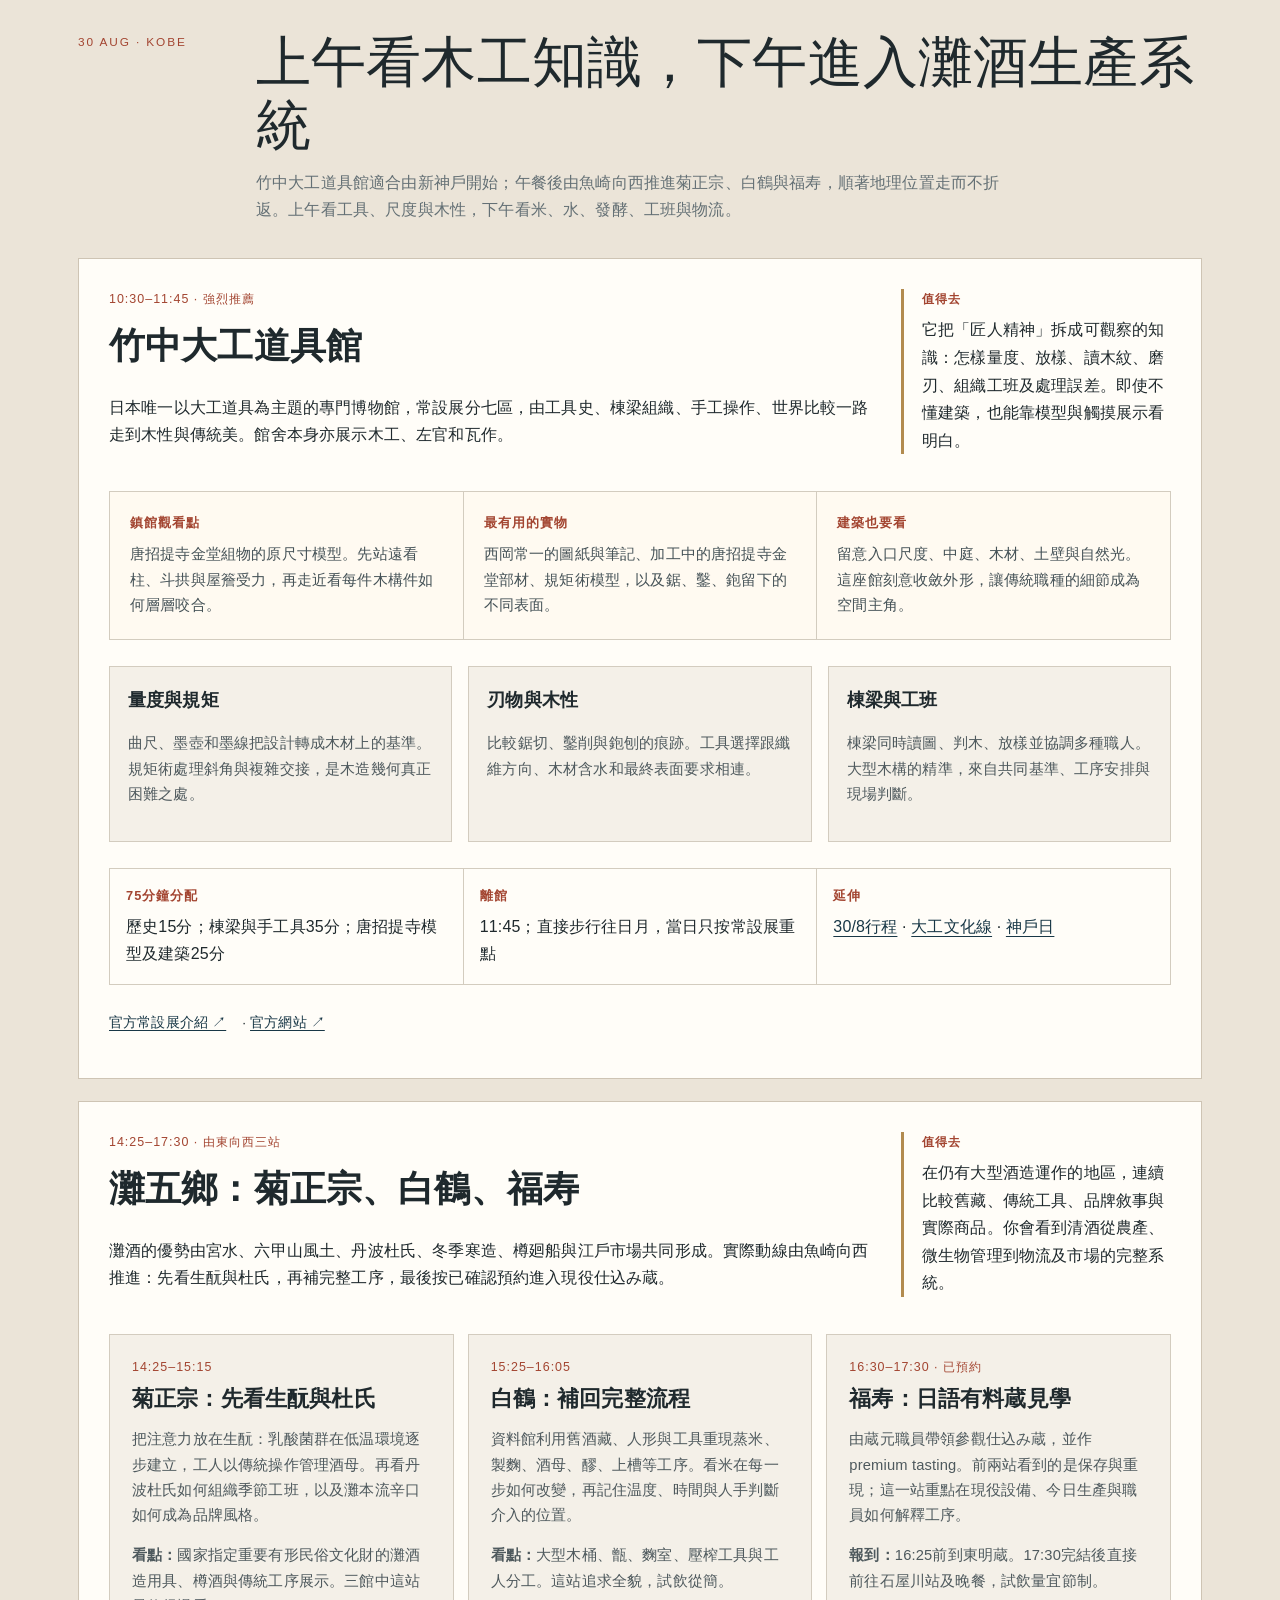
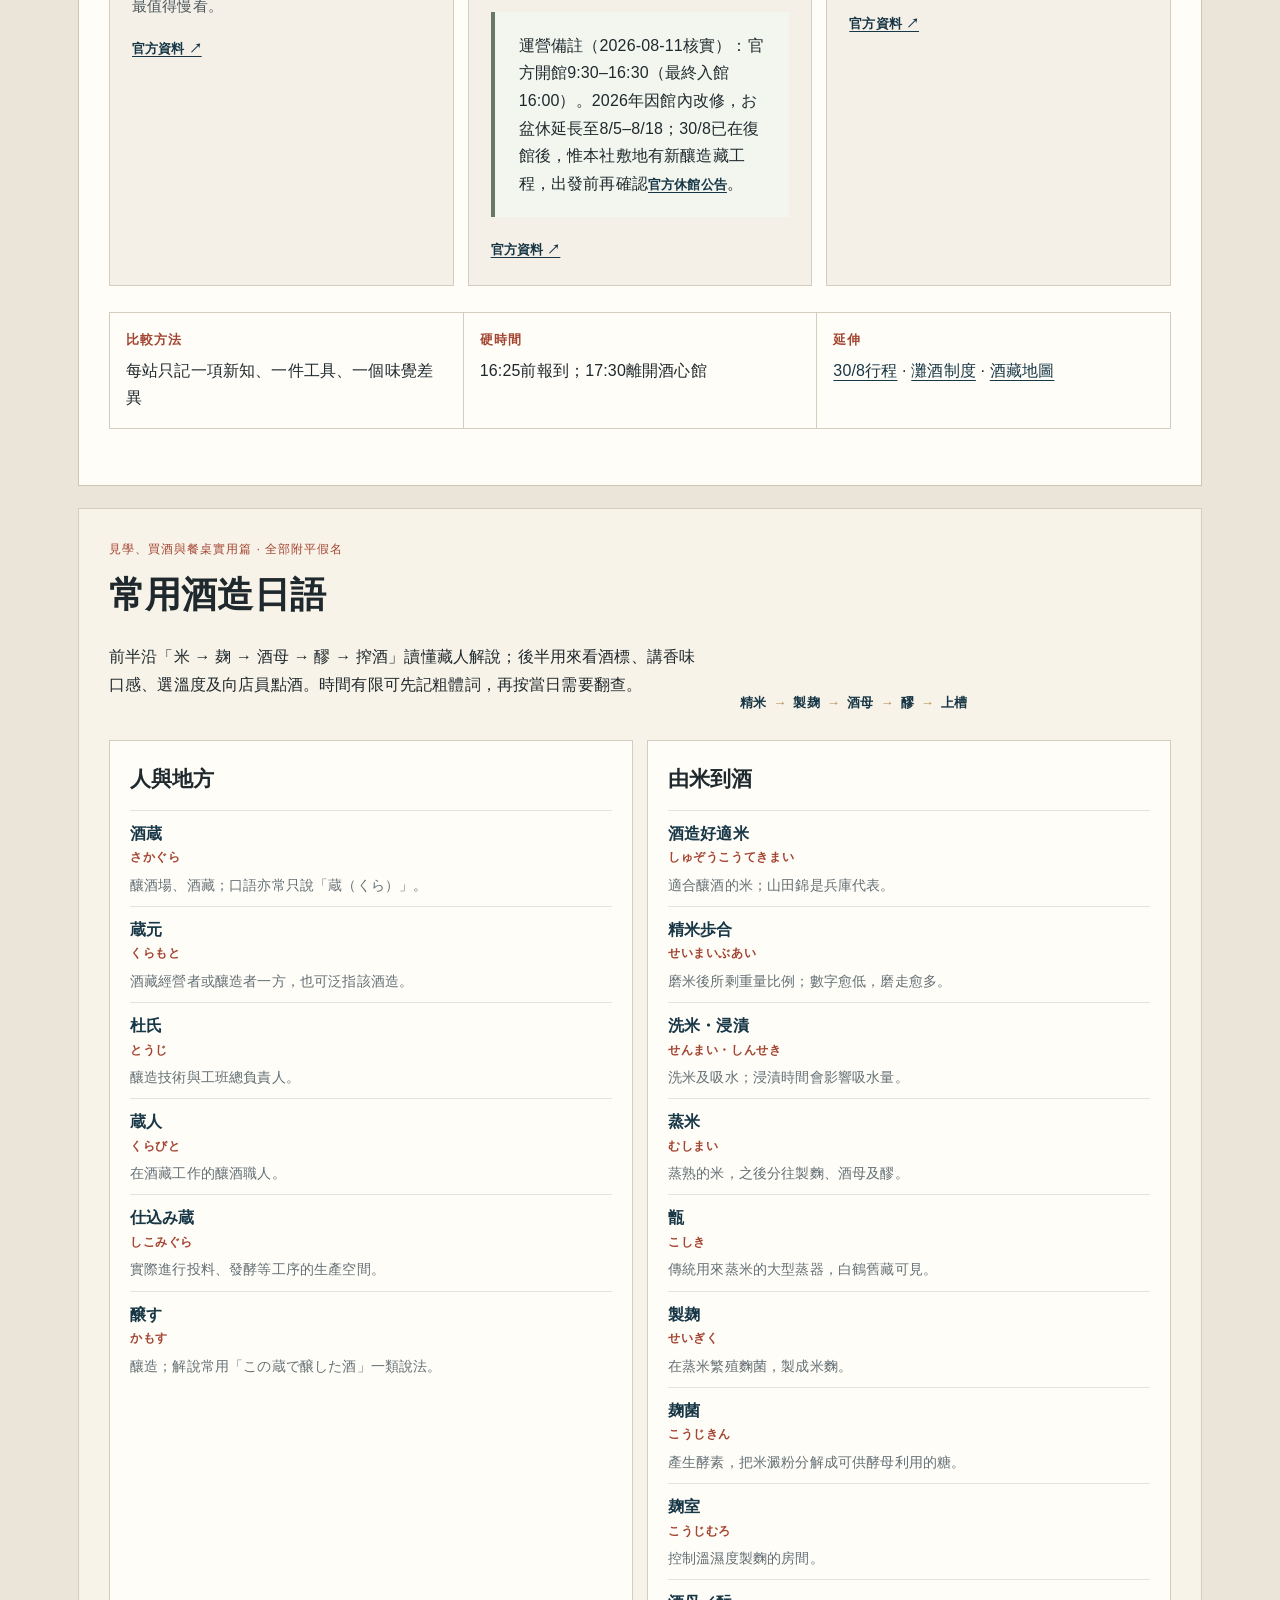
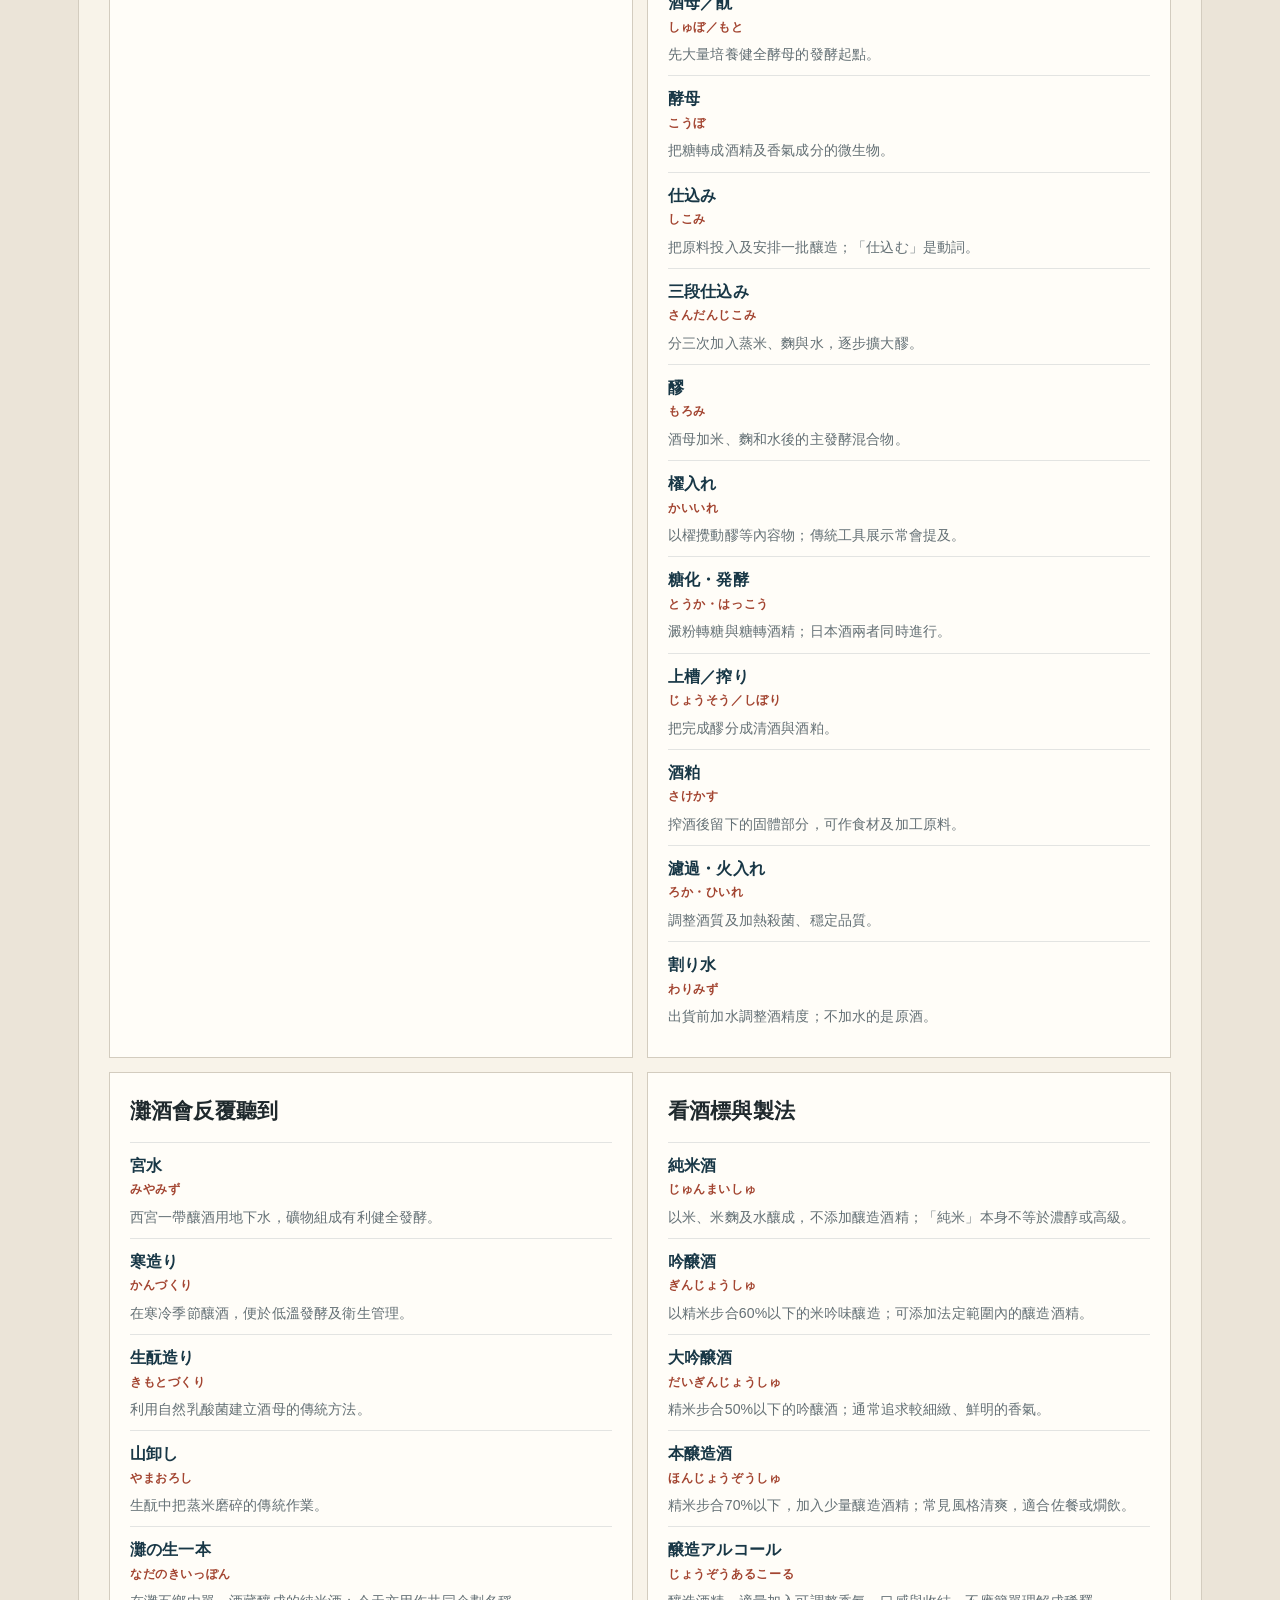
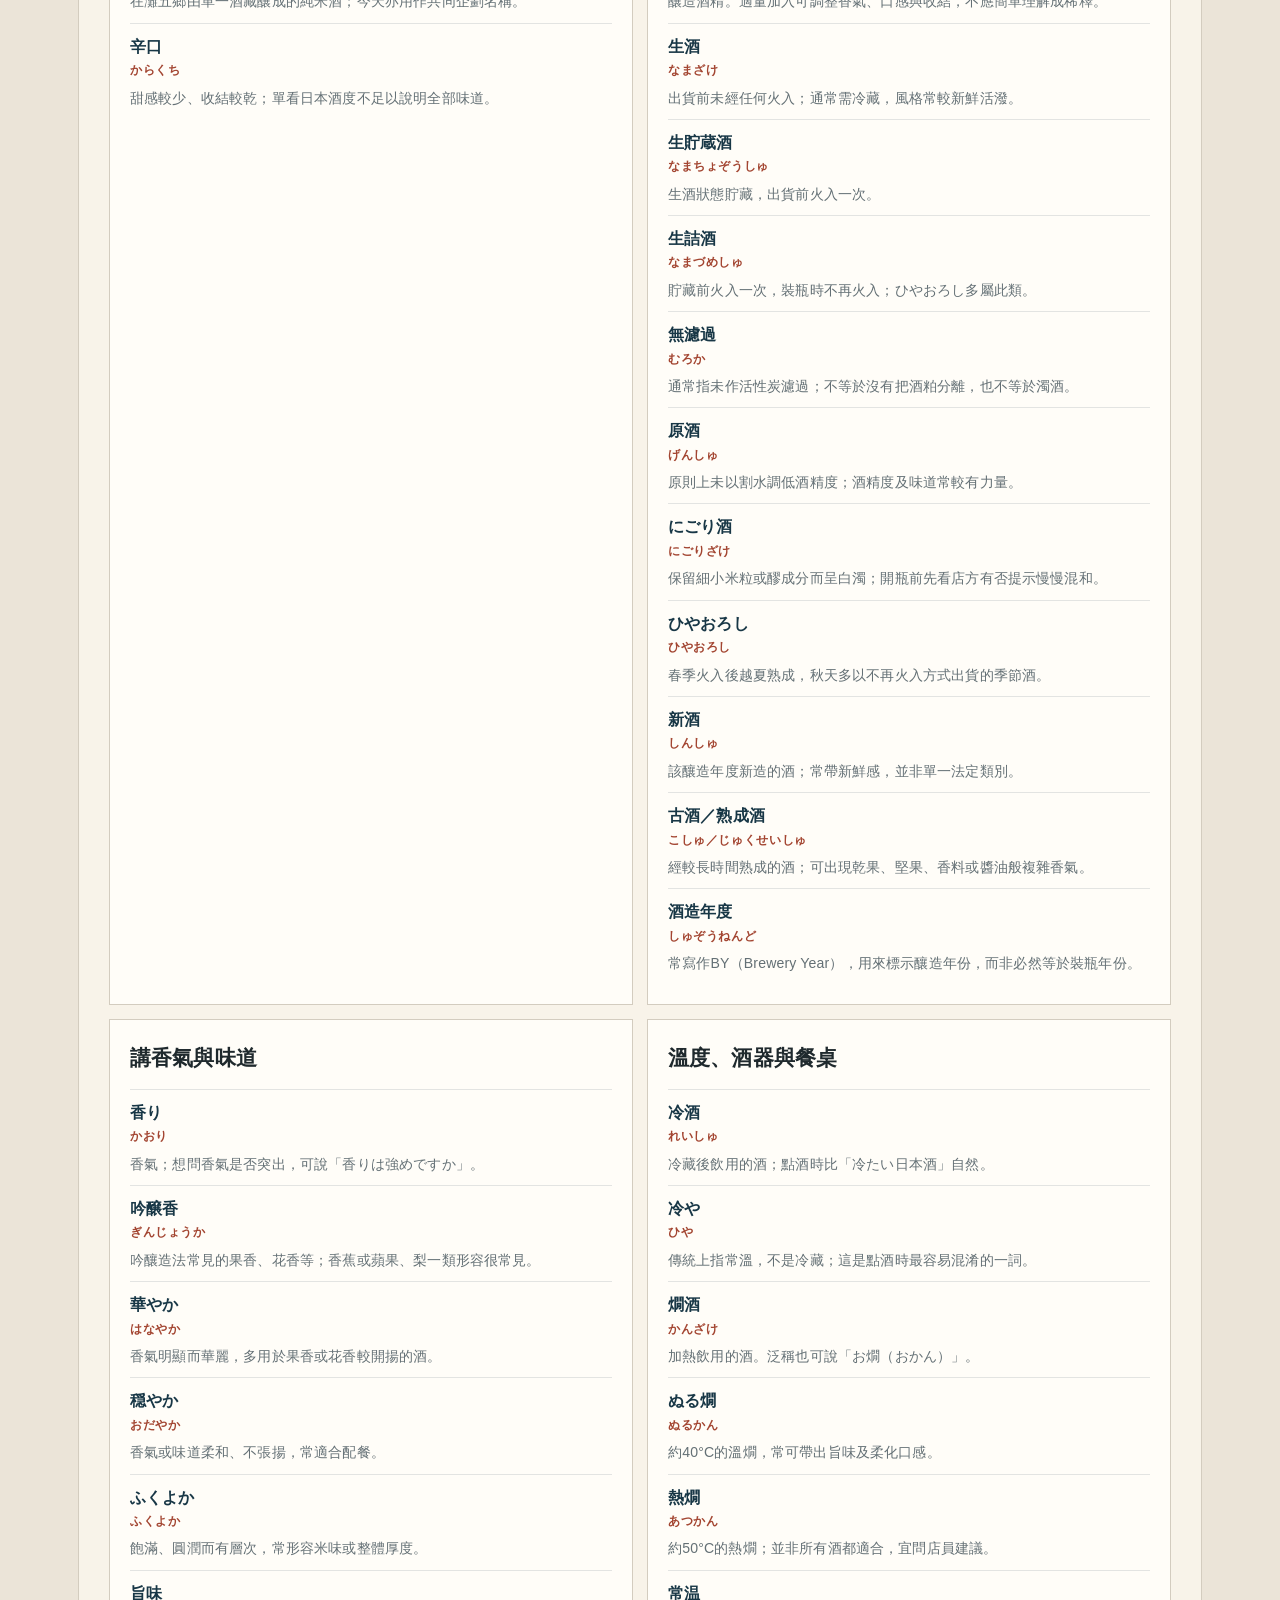
<file: museums.html>
<!doctype html>
<html lang="zh-Hant">
<head>
  <meta charset="utf-8">
  <meta name="viewport" content="width=device-width,initial-scale=1">
  <title>入館筆記｜2026 關西晚夏</title>
  <meta name="description" content="奈良國博、東大寺、堺工藝館舍、竹中大工道具館、灘酒藏與大阪館舍的深度參觀導讀。">
    <!-- social-meta:start -->
    <meta name="theme-color" content="#183746">
    <meta name="apple-mobile-web-app-title" content="關西晚夏">
    <meta name="apple-mobile-web-app-capable" content="yes">
    <link rel="apple-touch-icon" sizes="180x180" href="apple-touch-icon.png">
    <link rel="icon" type="image/png" href="apple-touch-icon.png">
    <link rel="manifest" href="manifest.webmanifest">
    <link rel="canonical" href="https://davetwchiu.github.io/kansai-late-summer-2026/museums.html">
    <meta property="og:type" content="website">
    <meta property="og:locale" content="zh_HK">
    <meta property="og:site_name" content="關西晚夏旅程誌">
    <meta property="og:title" content="入館筆記｜2026 關西晚夏">
    <meta property="og:description" content="奈良國博、東大寺、堺工藝館舍、竹中大工道具館、灘酒藏與大阪館舍的深度參觀導讀。">
    <meta property="og:url" content="https://davetwchiu.github.io/kansai-late-summer-2026/museums.html">
    <meta property="og:image" content="https://davetwchiu.github.io/kansai-late-summer-2026/assets/images/social-preview.png">
    <meta property="og:image:type" content="image/png">
    <meta property="og:image:width" content="1200">
    <meta property="og:image:height" content="630">
    <meta property="og:image:alt" content="2026 關西晚夏旅程誌">
    <meta name="twitter:card" content="summary_large_image">
    <meta name="twitter:title" content="入館筆記｜2026 關西晚夏">
    <meta name="twitter:description" content="奈良國博、東大寺、堺工藝館舍、竹中大工道具館、灘酒藏與大阪館舍的深度參觀導讀。">
    <meta name="twitter:image" content="https://davetwchiu.github.io/kansai-late-summer-2026/assets/images/social-preview.png">
    <!-- social-meta:end -->
<link rel="stylesheet" href="assets/style.css">
  <script defer src="assets/site.js"></script>
</head>
<body>
<a class="skip-link" href="#main">跳到主要內容</a>
<header class="site-header"><div class="wrap header-row"><a class="brand" href="index.html"><span class="brand-mark">旅</span><span class="brand-copy"><strong>關西晚夏旅程誌</strong><span>Osaka base · 26 Aug–2 Sep 2026</span></span></a><button class="nav-toggle" type="button" aria-expanded="false" aria-controls="primary-nav">選單</button><nav id="primary-nav" class="nav" aria-label="主要導覽"><a href="index.html">首頁</a><a href="daily.html">每日行程</a><a href="deep-itinerary.html">深度行程</a><a href="culture.html">文化筆記</a><a aria-current="page" href="museums.html">入館筆記</a><a href="food.html">餐飲</a><a href="maps.html">地圖</a></nav></div></header>
<main id="main">
  <section class="page-hero">
    <div class="wrap"><div class="eyebrow">Why enter · what to see</div><h1>入館筆記</h1><p>每一站先回答「值得去在哪裡」，再指出館內真正有辨識力的實物、空間與觀看次序。對背景全無概念，也可在入場前五分鐘建立一條清楚的觀看線。</p></div>
  </section>

  <section class="section slim-section">
    <div class="wrap">
      <div class="notice sage"><strong>使用方法：</strong>先讀每站的「值得去」，決定投入多少注意力；入場後跟「現場抓住」與「觀看路線」。展品會輪換，時間與臨時休館仍須出發前一晚查看官方公告。</div>
      <nav class="quick-nav" aria-label="館舍捷徑"><a href="#nara-museum">奈良國博</a><a href="#todaiji">東大寺</a><a href="#isuien">依水園</a><a href="#risho">利晶之杜</a><a href="#cut">堺刃物</a><a href="#teppo">鉄炮鍛冶</a><a href="#takenaka">竹中</a><a href="#hakutsuru">灘酒三館</a><a href="#sake-japanese">酒造日語</a><a href="#konjaku">今昔館</a><a href="#shitennoji">四天王寺</a></nav>
    </div>
  </section>

  <section class="section alt" id="nara-visit">
    <div class="wrap">
      <div class="section-heading"><div class="label">27 Aug · Nara</div><div><h2>先在展櫃學識看，再到寺院感受尺度</h2><p>奈良日的價值在兩種觀看互補：博物館讓作品靠近、並列、照明；東大寺保留朝拜方向、建築尺度與長期使用。依水園則把寺院景觀納入園林構圖。</p></div></div>

      <article class="museum-feature" id="nara-museum">
        <div class="museum-head"><div><div class="meta">09:30–12:30 · 核心館舍</div><h2>奈良國立博物館</h2><p>這間館最強之處，是以佛教美術為專門，而奈良本身又保存大量寺院、工房與儀式傳統。你在這裡看到的作品，本來多屬禮拜、法會、鎮護國家或教義傳達的一部分。</p></div><div class="museum-role"><strong>值得去</strong><span>2026年「南都仏画」把流散海外的奈良系佛畫與日本藏品重新並置；同一張票亦可進佛像館。這種跨館重聚很難在常設展遇到。</span></div></div>
        <div class="orientation-grid">
          <div><strong>先有一個觀念</strong><p>佛畫並非只供欣賞。主尊位置、眷屬階序、手印、持物與視線，都在安排觀者如何進入一套宗教秩序。</p></div>
          <div><strong>現場抓住</strong><p>特展焦點包括波士頓美術館所藏、與東大寺法華堂有淵源的作品。到佛像館再看金峯山寺仁王門金剛力士像，留意巨大木像離開山門後仍保留的扭力與威勢。</p></div>
          <div><strong>帶走一個理解</strong><p>「天平美」不是停在八世紀的單一風格；奈良寺院歷代反覆臨摹、修補和再造，令古代圖像成為後世仍可運作的典範。</p></div>
        </div>
        <div class="visit-script"><section><h3>第一段：南都仏画</h3><p>先找主尊，再辨認周邊人物、色彩與空間層次。最後才讀年代及流傳史，看看後世如何重述奈良時代的權威。</p></section><section><h3>第二段：佛像館</h3><p>只選三至四件比較。看正面性與側面動勢、木材接合、衣紋深淺、彩色與截金痕跡；距離近正是館舍優勢。</p></section><section><h3>最易錯過</h3><p>展櫃把宗教物件變得清楚，也抽走了香、聲音、昏暗與禮拜距離。下午到東大寺時，要有意把這些條件補回。</p></section></div>
        <div class="decision-grid"><div><strong>時間分配</strong><span>南都仏画約100分鐘；佛像館約45分鐘；餘下留給移動與重看</span></div><div><strong>先刪</strong><span>青銅器館與非核心展櫃；12:30準時離館</span></div><div><strong>延伸</strong><span><a href="daily.html#d0827">27/8行程</a> · <a href="culture.html#nara">奈良文化線</a> · <a href="deep-itinerary.html#nara">當日取捨</a></span></div></div>
        <div class="notice sage">運營備註（2026-08-11核實）：特別展「南都仏画」官方開館時間為9:30–17:00（最終入場閉館前30分）；星期六延長至19:00。官方曾於8/11–8/16視混雜發放入場整理券；27/8已過該公告期，惟展期至9/13，出發前一晚仍應查看<a href="https://www.narahaku.go.jp/news/" target="_blank" rel="noopener">館方最新公告</a>及<a href="https://x.com/nantobutsuga26" target="_blank" rel="noopener">展會官方X</a>。佛像館將於9/14起長期休館改修，27/8仍屬開放期。</div>
        <p class="source-links"><a href="https://www.narahaku.go.jp/exhibition/special/202607_nantobutsuga/" target="_blank" rel="noopener">南都仏画官方展頁 ↗</a> · <a href="https://www.narahaku.go.jp/exhibition/" target="_blank" rel="noopener">展覽總覽 ↗</a></p>
      </article>

      <article class="museum-feature" id="todaiji">
        <div class="museum-head"><div><div class="meta">13:45–15:30 · 博物館20分鐘＋寺院</div><h2>東大寺ミュージアム與寺院本體</h2><p>東大寺由聖武天皇的大佛工程、國分寺制度、僧侶教育與一次次戰火後復興累積而成。它的份量來自一千三百年持續被國家、僧團、工匠與信眾使用。</p></div><div class="museum-role"><strong>值得去</strong><span>同一地點可連續看國家級宗教工程、鎌倉復興雕刻與奈良時代密集造像空間。作品、建築和制度仍留在彼此關係之中。</span></div></div>
        <div class="orientation-grid"><div><strong>博物館的作用</strong><p>用寺寶與圖解確認盧舍那佛、華嚴思想、戒壇及重建史。展品會輪換，目標是獲得進寺院所需的最少背景。</p></div><div><strong>三個現場焦點</strong><p>南大門看運慶、快慶系統下金剛力士的對向動勢；大佛殿看今日建築仍比奈良時代原殿縮小；法華堂看不空羂索觀音及群像如何佔據整個禮拜空間。</p></div><div><strong>帶走一個理解</strong><p>東大寺的「真」存在於延續的場所、功能、修造技術和信仰記憶。現存材料跨越多個年代，正好把復興史留在眼前。</p></div></div>
        <div class="visit-script"><section><h3>南大門</h3><p>退後看兩尊仁王如何隔門相對，再走近看肌肉、衣帶與木塊接合。門、像與行人共同製造由俗世進入寺域的壓力。</p></section><section><h3>大佛殿</h3><p>先看建築與佛像比例，再看蓮座、脇侍和殿內動線。把大佛理解成金屬、木材、稅收、運輸和勞動共同完成的國家工程。</p></section><section><h3>法華堂（三月堂）</h3><p>時間只夠多看一處，就選法華堂。正堂保留奈良時代部分，禮堂屬鎌倉增建；建築接縫與群像密度同樣值得看。</p></section></div>
        <div class="decision-grid"><div><strong>路線</strong><span>博物館 → 南大門 → 大佛殿 → 法華堂；二月堂只作餘裕項</span></div><div><strong>硬離開</strong><span>15:30，保住依水園16:00最後入園；法華堂4–10月官方至16:00</span></div><div><strong>延伸</strong><span><a href="daily.html#d0827">27/8行程</a> · <a href="culture.html#nara">佛教制度</a> · <a href="maps.html#d0827">步行地圖</a></span></div></div>
        <div class="notice sage"><strong>完整預習已獨立成頁：</strong><a href="todaiji.html">東大寺特別專頁</a>收錄三層重建史、華嚴思想、造像材料、90分鐘及3小時20分路線、實景圖片、聲明與現場勾選模式。</div>
        <p class="source-links"><a href="https://www.todaiji.or.jp/history/" target="_blank" rel="noopener">官方寺史 ↗</a> · <a href="https://www.todaiji.or.jp/information/haikan/" target="_blank" rel="noopener">參拜資料 ↗</a></p>
      </article>

      <article class="museum-feature" id="isuien">
        <div class="museum-head"><div><div class="meta">15:45–16:45 · 體力調節站</div><h2>依水園・寧樂美術館</h2><p>依水園由江戶時代前園與明治時代後園組成。兩庭的年代、尺度和目的不同，卻共同借入若草山、春日山與東大寺南大門一帶的輪廓。</p></div><div class="museum-role"><strong>值得去</strong><span>一天看過大量佛教美術後，這裡讓你用步伐、框景和水面理解同一片奈良景觀。它亦是全日最適合降速的一站。</span></div></div>
        <div class="visit-script"><section><h3>前園</h3><p>看池、茶室與近距離植栽如何形成較私密的茶庭感。路徑的轉折會控制景物逐段露出。</p></section><section><h3>後園</h3><p>站在視野較開的位置，找東大寺屋脊、南大門方向與山線。借景把園外歷史建築變成園內構圖的一層。</p></section><section><h3>寧樂美術館</h3><p>館藏以東亞古美術為主，展品按期輪換。時間不足便看當期重點，不需逐件讀完；庭園才是這次安排的核心。</p></section></div>
        <div class="decision-grid"><div><strong>觀看問題</strong><span>哪一段景色由人工安排，哪一層借自園外？</span></div><div><strong>硬時間</strong><span>官方開園9:30–16:30，最終入園16:00；16:45離園。每火曜休（祝日開園則翌平日休）</span></div><div><strong>相關頁面</strong><span><a href="daily.html#d0827">27/8行程</a> · <a href="culture.html#nara">奈良文化線</a> · <a href="maps.html#d0827">步行地圖</a> · <a href="https://isuien.or.jp/access" target="_blank" rel="noopener">官方利用案内 ↗</a></span></div></div>
      </article>
    </div>
  </section>

  <section class="section" id="sakai-visit">
    <div class="wrap">
      <div class="section-heading"><div class="label">28 Aug · Sakai</div><div><h2>由城市名人進入工藝分工，再走進真正家業現場</h2><p>三館回答三種問題：堺如何記憶自己；刃物如何靠分工製成；鉄炮生產如何嵌入住家、帳簿與訂單。它們有同一座港市背景，館舍之間仍各自成立。</p></div></div>

      <article class="museum-feature" id="risho">
        <div class="museum-head"><div><div class="meta">10:30–11:45 · 城市自我敘事與2026年企劃展</div><h2>さかい利晶の杜</h2><p>利晶之杜把千利休與與謝野晶子置於同一館舍。利休連接中世港市、商人茶湯與統一政權；晶子連接近代堺、出版文化、女性寫作及公共論述。這裡最有價值的部分，是觀察堺如何透過兩位人物整理自己的城市歷史。</p></div><div class="museum-role"><strong>值得去</strong><span>千利休茶の湯館沒有把茶湯單純處理成作法介紹。常設展由利休周邊人物、住吉祭禮圖屏風、環濠都市遺址出土陶瓷、茶室床之間比較和VR構成，讓茶湯回到堺的商業、祭禮、城市空間與器物流通。與謝野晶子記念館則由詩歌、書籍裝幀、創作空間、與謝野寬及生家重現切入。它讓晶子由教科書中的名人，重新成為一位使用文字、雜誌、書籍設計和公共論述的近代作者。</span></div></div>
        <div class="orientation-grid"><div><strong>先有一個觀念</strong><p>兩位主角都出身商業家庭，也都善於使用當代媒介。利休以器物、茶室尺度和身體規矩控制經驗；晶子以短歌、雜誌、裝幀和出版網絡建立讀者。觀看時要找他們背後的城市條件，避免只收集名人生平。</p></div><div><strong>最易錯過</strong><p>館舍把利休和晶子包裝成清楚的城市代表人物。觀看時要保持一點距離：展覽呈現的是現代堺選擇保留和強調的記憶。午後的工藝館舍會補回名人敘事較少處理的工人、工房、帳簿和供應鏈。</p></div><div><strong>帶走一個理解</strong><p>利休和晶子都利用城市提供的商業、媒介和人際網絡，把個人創作變成超越地方的文化力量。</p></div></div>
        <div class="visit-script">
          <section><h3>第一段：先看利休以前的堺</h3><p>先看「利休と堺をめぐる人々」，找武野紹鷗、今井宗久等茶人和商人的關係。利休的成熟來自一個已有器物交易、茶會和町衆文化的環境。</p><p>再看《住吉祭禮圖屏風》。右隻描繪商家相連的堺市街，祭禮隊伍穿過城市。留意店面、街道、人物服飾和異國形象；它同時記錄宗教儀式、城市商業和公共表演。</p></section>
          <section><h3>第二段：以出土陶瓷連接港口與茶室</h3><p>環濠都市遺址出土的陶瓷能證明器物如何進入堺。先辨產地和用途，再問它如何經港口、商人及茶會取得新價值。茶湯中的「簡素」需要精密選擇；一件看似樸素的器物，往往建基於採購、鑑定和比較。</p><p>看茶室床之間比較時，留意尺寸、壁面、開口及視線。小間把主客拉近，也令每件器物的位置和每個動作更加突出。VR只用來補空間感，不需花過多時間。</p></section>
          <section><h3>第三段：把晶子看成出版人與公共作者</h3><p>進入晶子段後，先看「詩歌之森」，再看書籍裝幀。文字內容與書的尺寸、字體、封面及插畫共同建立作品形象。晶子參與的近代文學世界，依靠作者、編輯、畫家、印刷、雜誌和讀者共同運作。</p><p>「創作の場」與「寛と歩んだ人生の軌跡」可用來理解她和與謝野寬的夫妻協作、家庭生活、旅行、翻譯及長期寫作。「少女となりし父母の家」重現駿河屋生家，則把她的起點放回堺商家生活。</p></section>
          <section><h3>第四段：2026年企劃展「明キ星ヲ繋グ」</h3><p>2026年8月28日正值企劃展「明キ星ヲ繋グ」，展期為6月27日至9月6日。展覽以《明星》文學網絡為主，聚焦與謝野寬、石川啄木、北原白秋、高村光太郎及吉井勇，展出親筆資料、作品集和作品介紹。</p><p>與《文豪與鍊金術師》的合作角色屬展陳包裝；真正值得看的部分，是《明星》如何成為新人發表、作者結盟和文學風格形成的平台。晶子的成就由此放進一個多人協作的出版網絡。</p></section>
        </div>
        <div class="decision-grid"><div><strong>75分鐘分配</strong><span>利休與堺城市背景25分鐘；茶室、陶瓷與VR 10分鐘；晶子常設展20分鐘；「明キ星ヲ繋グ」企劃展15分鐘；返回入口及離館5分鐘</span></div><div><strong>離開</strong><span>2026年8月的個人茶室點前體驗只在8月16日舉行，28日毋須預留體驗時間。11:45準時離館，前往弥助。</span></div><div><strong>相關頁面</strong><span><a href="daily.html#d0828">28/8行程</a> · <a href="culture.html#sakai">堺文化線</a> · <a href="maps.html#d0828">當日地圖</a></span></div></div>
        <p class="source-links"><a href="https://sakai-rishonomori.com/" target="_blank" rel="noopener">館舍官方資料 ↗</a> · <a href="https://www.city.sakai.lg.jp/kanko/rekishi/bunkazai/bunkazai/shokai/bunya/kaiga/sumiyoshisaireizu.html" target="_blank" rel="noopener">《住吉祭禮圖屏風》 ↗</a> · <a href="https://sakai-rishonomori.com/pages/111?b_id=820&amp;detail=1&amp;r_id=673" target="_blank" rel="noopener">企劃展官方資料 ↗</a></p>
      </article>

      <article class="museum-feature" id="cut">
        <div class="museum-head"><div><div class="meta">13:50–14:45 · 由刀的剖面讀一套分業制度</div><h2>堺伝匠館／堺刃物ミュージアム CUT</h2><p>堺伝匠館集合刃物、注染、和晒、線香及其他地方產業。二樓的堺刃物ミュージアム「CUT」是主體；一樓商店則把館內知識轉成實際選刀和保養判斷。</p></div><div class="museum-role"><strong>值得去</strong><span>館內同時展示原料、半成品、工具、工序模型和完成品。這些中間狀態比一排漂亮成刀更重要，因為它們能顯示每位職人接手時收到甚麼，又要把甚麼問題修正後交給下一站。</span></div></div>
        <div class="orientation-grid"><div><strong>先由「HIBANA」掌握全貌</strong><p>先找以各工序材料組成的吊燈「HIBANA」。不要只把它看成裝飾；逐件辨認由金屬材料、刀胚、研磨中間狀態到成品的變化。它等於把一條分散在不同工房的生產線集中在空中。</p></div><div><strong>看單刃結構與用途</strong><p>比較出刃、薄刃和柳刃等和包丁。留意表面的刃面與背面的凹磨結構；單刃刀的左右不對稱會影響切入方向、食材分離和磨刀方法。</p><p>再與雙刃牛刀或三德包丁比較。問題不在於哪種刀「更高級」，而在於它為哪一種動作、食材和保養習慣而設計。</p></div><div><strong>帶走一個理解</strong><p>一把標示「手造」的堺包丁，通常是多位專門者共同完成的精密集體產品。</p></div></div>
        <div class="visit-script">
          <section><h3>鍛造</h3><p>鍛冶職人把軟鐵「地金」與硬鋼「刃金」加熱鍛接，再經成形、退火、修整和熱處理製成刀胚。留意兩種金屬的接合線，以及鍛打如何同時處理硬度、韌性和形狀。</p></section>
          <section><h3>刃付</h3><p>刃付包含研磨、整形、修正歪曲、建立刃線及表面整理，官方資料列出十多道工序。這一步會決定刀身厚薄、切入阻力、刃角與最後切感。</p></section>
          <section><h3>柄付</h3><p>柄要垂直裝入，並調整握感和重心。柄材、長度與刀身重量會直接影響使用時的平衡。</p></section>
        </div>
        <div class="orientation-grid"><div><strong>把「手造」理解成集體產品</strong><p>問每一步會留下甚麼誤差給下一位職人：鍛造留下的歪曲由誰修正？刃付如何判斷厚薄和刃線？柄付如何調整重心？最後由誰檢查、刻銘和出售？</p><p>堺刃物的力量來自高度專門分工。成品可能刻上一個品牌或職人名字，背後往往已有多個工房參與。部分產品亦以其他地方或商號品牌出售，令堺的實際產量未必直接反映在名稱上。</p></div><div><strong>用五分鐘看其他堺產業</strong><p>CUT之外，快速看注染、和晒、線香和鯉幟。留意這些產業如何處理染料滲透、布料漂洗、香料配方和手繪輪廓。它們與刃物沒有共同工序，但同樣依賴家業、專門知識和大阪市場。</p></div><div><strong>購刀前問</strong><ul><li>主要用途：刺身、魚處理、蔬菜或一般家用</li><li>常切食材與砧板種類</li><li>左手或右手使用</li><li>能否接受碳鋼鏽蝕與使用後立即擦乾</li><li>是否會自行磨刀</li><li>刀身長度、重量及重心</li><li>日後研磨和維修方法</li></ul><p>品牌故事排在用途和保養之後。實際握刀時，先感受重量和重心，再談鋼材與銘。</p></div></div>
        <div class="decision-grid"><div><strong>55分鐘分配</strong><span>CUT總覽與HIBANA 8分鐘；鍛造、刃付、柄付17分鐘；刀形、剖面與單刃結構10分鐘；其他傳統產業5分鐘；一樓選刀及詢問15分鐘</span></div><div><strong>離開</strong><span>14:45離開。購物設硬上限，避免壓縮鉄炮鍛冶屋敷。</span></div><div><strong>相關頁面</strong><span><a href="daily.html#d0828">28/8行程</a> · <a href="culture.html#sakai">堺文化線</a> · <a href="maps.html#d0828">當日地圖</a></span></div></div>
        <p class="source-links"><a href="https://www.sakai-tcb.or.jp/spot/detail/407" target="_blank" rel="noopener">堺伝匠館官方資料 ↗</a> · <a href="https://www.city.sakai.lg.jp/kanko/sakai/keisho/dentosangyo/sakaiuchihamono.html" target="_blank" rel="noopener">堺打刃物官方資料 ↗</a></p>
      </article>

      <article class="museum-feature" id="teppo">
        <div class="museum-head"><div><div class="meta">15:05–16:00 · 由町家、文書與分工讀一座江戶時代工場</div><h2>鉄炮鍛冶屋敷</h2><p>鉄炮鍛冶屋敷是井上關右衛門家由江戶至明治時期使用的住宅兼生產據點。它是全國唯一現存的江戶時代鉄炮鍛冶作業場兼住居。建築、二萬多件古文書、火繩槍部件和重現鍛冶場共同保存一套製造及經營制度。</p></div><div class="museum-role"><strong>值得去</strong><span>這裡的核心價值來自「場所與檔案互相作證」。屋敷告訴你交易、生活、加工和儲存如何分配空間；帳簿、訂單和圖面則補回建築本身無法說明的產量、客戶、規格和下職關係。</span></div></div>
        <div class="visit-script">
          <section><h3>第一段：入館前先看外觀</h3><p>先退到街道對面看屋敷正面。現時表口約35米；十七世紀後半只有約12米。井上家事業擴張時逐步買入鄰地、增建屋舍，所以不同部分的屋頂高度並不一致。</p><p>這些高低差是家業成長留下的建築紀錄。大屋敷並非一次設計完成；它隨訂單、人口和財力逐步擴張。</p></section>
          <section><h3>第二段：先看短片，再找「仕上場」</h3><p>館內約六分鐘的介紹片先交代堺鉄炮與井上家背景。之後進入臨街土間「仕上場」。這裡負責最後組裝、調整和檢查，也是鉄炮鍛冶町家與普通商家最不同的空間之一。</p><p>看火繩槍分解展示時，分清銃身——承受火藥壓力的鐵製管；銃床——木製槍身；カラクリ——點火機構；金具與象眼——固定、操作與裝飾部件。鉄炮鍛冶主要製作槍管並統籌全件產品；多種部件由下職完成。</p></section>
          <section><h3>第三段：由「通」讀分工網絡</h3><p>井上家發現的「通」記錄與台師、金具師、象眼師等下職的往來。下職多住在附近，形成以町家工房組成的生產區。</p><p>井上家在這套制度中近似總承包者：自行鍛造槍管，向專門工匠訂購部件，控制尺寸和品質，再進行組裝、試驗、交貨和收款。堺的製造能力存在於整個街區，沒有集中在單一大型工場。</p></section>
          <section><h3>第四段：在「みせの間」讀生意</h3><p>臨街的「みせの間」是接客和商談場所。重點找以下文書：大福帳記錄收支及交易；萬覚帳記錄每日業務、訂單或生產事項；絵符隨貨物附送、標示大名或藩等客戶；鉄炮注文図面記錄尺寸、形制和客戶要求。</p><p>井上家擅長接受大名和旗本的訂造。1842年資料顯示，堺鐵炮鍛冶與全國239藩交易，約佔當時藩數八成。井上家由較遲入行者成長為重要生產商，顯示技術以外，接單、記錄、信用和供應商管理同樣關鍵。</p></section>
          <section><h3>第五段：最後看鍛冶場</h3><p>館內鍛冶場依明治時期圖面重現，應理解為研究支持的復原展示；屋敷和部分遺留物是真實歷史材料，鍛冶場空間則協助觀眾理解工序。</p><p>看爐、鞴和遺留槍管，再看影像如何把鐵板加熱、捲成管狀並鍛接。關鍵問題是如何保持槍管筆直、內徑均勻，並承受反覆爆炸壓力。槍管外觀看似簡單，實際上對焊接、溫度和整形有極高要求。</p></section>
        </div>
        <div class="orientation-grid"><div><strong>最易錯過</strong><p>「鉄炮」使用火字旁的「炮」，是館方有意採用的歷史表記。井上家古文書多用此字，館方亦藉它強調由火、鐵與鍛造構成的堺製造史。</p></div><div><strong>茶室與庭園</strong><p>屋內的茶室和庭園也值得稍看。它們顯示成功鍛冶家同時是商人、家長和地方文化參與者；生產空間與生活審美共存於同一屋敷。</p></div><div><strong>帶走一個理解</strong><p>堺的鉄炮產業由鍛造技術、下職分工、書面規格、全國客戶和町家空間共同支撐。井上家既是工匠，也是生產管理者與跨地域商人。</p></div></div>
        <div class="decision-grid"><div><strong>55分鐘分配</strong><span>外觀、屋頂和擴建痕跡5分鐘；介紹片6分鐘；仕上場與火繩槍結構10分鐘；通、下職及分業8分鐘；みせの間、帳簿與訂單12分鐘；鍛冶場及槍管工序10分鐘；茶室、庭園及離館4分鐘</span></div><div><strong>離開</strong><span>16:00離館，由七道方向返回大阪。</span></div><div><strong>相關頁面</strong><span><a href="daily.html#d0828">28/8行程</a> · <a href="culture.html#sakai">堺文化線</a> · <a href="maps.html#d0828">當日地圖</a></span></div></div>
        <p class="source-links"><a href="https://www.sakai-tcb.or.jp/feature/detail/84" target="_blank" rel="noopener">鉄炮鍛冶屋敷官方專題 ↗</a></p>
      </article>
    </div>
  </section>

  <section class="section alt" id="kobe-visit">
    <div class="wrap">
      <div class="section-heading"><div class="label">30 Aug · Kobe</div><div><h2>上午看木工知識，下午進入灘酒生產系統</h2><p>竹中大工道具館適合由新神戶開始；午餐後由魚崎向西推進菊正宗、白鶴與福寿，順著地理位置走而不折返。上午看工具、尺度與木性，下午看米、水、發酵、工班與物流。</p></div></div>

      <article class="museum-feature" id="takenaka">
        <div class="museum-head"><div><div class="meta">10:30–11:45 · 強烈推薦</div><h2>竹中大工道具館</h2><p>日本唯一以大工道具為主題的專門博物館，常設展分七區，由工具史、棟梁組織、手工操作、世界比較一路走到木性與傳統美。館舍本身亦展示木工、左官和瓦作。</p></div><div class="museum-role"><strong>值得去</strong><span>它把「匠人精神」拆成可觀察的知識：怎樣量度、放樣、讀木紋、磨刃、組織工班及處理誤差。即使不懂建築，也能靠模型與觸摸展示看明白。</span></div></div>
        <div class="orientation-grid"><div><strong>鎮館觀看點</strong><p>唐招提寺金堂組物的原尺寸模型。先站遠看柱、斗拱與屋簷受力，再走近看每件木構件如何層層咬合。</p></div><div><strong>最有用的實物</strong><p>西岡常一的圖紙與筆記、加工中的唐招提寺金堂部材、規矩術模型，以及鋸、鑿、鉋留下的不同表面。</p></div><div><strong>建築也要看</strong><p>留意入口尺度、中庭、木材、土壁與自然光。這座館刻意收斂外形，讓傳統職種的細節成為空間主角。</p></div></div>
        <div class="visit-script"><section><h3>量度與規矩</h3><p>曲尺、墨壺和墨線把設計轉成木材上的基準。規矩術處理斜角與複雜交接，是木造幾何真正困難之處。</p></section><section><h3>刃物與木性</h3><p>比較鋸切、鑿削與鉋刨的痕跡。工具選擇跟纖維方向、木材含水和最終表面要求相連。</p></section><section><h3>棟梁與工班</h3><p>棟梁同時讀圖、判木、放樣並協調多種職人。大型木構的精準，來自共同基準、工序安排與現場判斷。</p></section></div>
        <div class="decision-grid"><div><strong>75分鐘分配</strong><span>歷史15分；棟梁與手工具35分；唐招提寺模型及建築25分</span></div><div><strong>離館</strong><span>11:45；直接步行往日月，當日只按常設展重點</span></div><div><strong>延伸</strong><span><a href="daily.html#d0830">30/8行程</a> · <a href="culture.html#carpentry">大工文化線</a> · <a href="deep-itinerary.html#kobe">神戶日</a></span></div></div>
        <p class="source-links"><a href="https://www.dougukan.jp/exhibition" target="_blank" rel="noopener">官方常設展介紹 ↗</a> · <a href="https://www.dougukan.jp/" target="_blank" rel="noopener">官方網站 ↗</a></p>
      </article>

      <article class="museum-feature" id="hakutsuru">
        <div class="museum-head"><div><div class="meta">14:25–17:30 · 由東向西三站</div><h2>灘五鄉：菊正宗、白鶴、福寿</h2><p>灘酒的優勢由宮水、六甲山風土、丹波杜氏、冬季寒造、樽廻船與江戶市場共同形成。實際動線由魚崎向西推進：先看生酛與杜氏，再補完整工序，最後按已確認預約進入現役仕込み蔵。</p></div><div class="museum-role"><strong>值得去</strong><span>在仍有大型酒造運作的地區，連續比較舊藏、傳統工具、品牌敘事與實際商品。你會看到清酒從農產、微生物管理到物流及市場的完整系統。</span></div></div>
        <div class="brewery-deep-grid">
          <div id="kiku"><div class="meta">14:25–15:15</div><h3>菊正宗：先看生酛與杜氏</h3><p>把注意力放在生酛：乳酸菌群在低温環境逐步建立，工人以傳統操作管理酒母。再看丹波杜氏如何組織季節工班，以及灘本流辛口如何成為品牌風格。</p><p><strong>看點：</strong>國家指定重要有形民俗文化財的灘酒造用具、樽酒與傳統工序展示。三館中這站最值得慢看。</p><a href="https://www.kikumasamune.co.jp/kinenkan/" target="_blank" rel="noopener">官方資料 ↗</a></div>
          <div id="hakutsuru-detail"><div class="meta">15:25–16:05</div><h3>白鶴：補回完整流程</h3><p>資料館利用舊酒藏、人形與工具重現蒸米、製麴、酒母、醪、上槽等工序。看米在每一步如何改變，再記住温度、時間與人手判斷介入的位置。</p><p><strong>看點：</strong>大型木桶、甑、麴室、壓榨工具與工人分工。這站追求全貌，試飲從簡。</p><div class="notice sage">運營備註（2026-08-11核實）：官方開館9:30–16:30（最終入館16:00）。2026年因館內改修，お盆休延長至8/5–8/18；30/8已在復館後，惟本社敷地有新釀造藏工程，出發前再確認<a href="https://www.hakutsuru.co.jp/community/shiryo/" target="_blank" rel="noopener">官方休館公告</a>。</div><a href="https://www.hakutsuru.co.jp/community/shiryo/" target="_blank" rel="noopener">官方資料 ↗</a></div>
          <div id="fukuju"><div class="meta">16:30–17:30 · 已預約</div><h3>福寿：日語有料蔵見學</h3><p>由蔵元職員帶領參觀仕込み蔵，並作premium tasting。前兩站看到的是保存與重現；這一站重點在現役設備、今日生產與職員如何解釋工序。</p><p><strong>報到：</strong>16:25前到東明蔵。17:30完結後直接前往石屋川站及晚餐，試飲量宜節制。</p><a href="https://www.shushinkan.co.jp/" target="_blank" rel="noopener">官方資料 ↗</a></div>
        </div>
        <div class="decision-grid"><div><strong>比較方法</strong><span>每站只記一項新知、一件工具、一個味覺差異</span></div><div><strong>硬時間</strong><span>16:25前報到；17:30離開酒心館</span></div><div><strong>延伸</strong><span><a href="daily.html#d0830">30/8行程</a> · <a href="culture.html#nada">灘酒制度</a> · <a href="maps.html#d0830">酒藏地圖</a></span></div></div>
      </article>

      <article class="sake-language" id="sake-japanese">
        <div class="language-head">
          <div><div class="meta">見學、買酒與餐桌實用篇 · 全部附平假名</div><h2>常用酒造日語</h2><p>前半沿「米 → 麹 → 酒母 → 醪 → 搾酒」讀懂藏人解說；後半用來看酒標、講香味口感、選溫度及向店員點酒。時間有限可先記粗體詞，再按當日需要翻查。</p></div>
          <div class="process-line" aria-label="日本酒釀造流程"><span>精米</span><span>製麹</span><span>酒母</span><span>醪</span><span>上槽</span></div>
        </div>
        <div class="sake-term-groups">
          <section><h3>人與地方</h3><dl>
            <div><dt>酒蔵<small>さかぐら</small></dt><dd>釀酒場、酒藏；口語亦常只說「蔵（くら）」。</dd></div>
            <div><dt>蔵元<small>くらもと</small></dt><dd>酒藏經營者或釀造者一方，也可泛指該酒造。</dd></div>
            <div><dt>杜氏<small>とうじ</small></dt><dd>釀造技術與工班總負責人。</dd></div>
            <div><dt>蔵人<small>くらびと</small></dt><dd>在酒藏工作的釀酒職人。</dd></div>
            <div><dt>仕込み蔵<small>しこみぐら</small></dt><dd>實際進行投料、發酵等工序的生產空間。</dd></div>
            <div><dt>醸す<small>かもす</small></dt><dd>釀造；解說常用「この蔵で醸した酒」一類說法。</dd></div>
          </dl></section>
          <section><h3>由米到酒</h3><dl>
            <div><dt>酒造好適米<small>しゅぞうこうてきまい</small></dt><dd>適合釀酒的米；山田錦是兵庫代表。</dd></div>
            <div><dt>精米歩合<small>せいまいぶあい</small></dt><dd>磨米後所剩重量比例；數字愈低，磨走愈多。</dd></div>
            <div><dt>洗米・浸漬<small>せんまい・しんせき</small></dt><dd>洗米及吸水；浸漬時間會影響吸水量。</dd></div>
            <div><dt>蒸米<small>むしまい</small></dt><dd>蒸熟的米，之後分往製麴、酒母及醪。</dd></div>
            <div><dt>甑<small>こしき</small></dt><dd>傳統用來蒸米的大型蒸器，白鶴舊藏可見。</dd></div>
            <div><dt><strong>製麹</strong><small>せいぎく</small></dt><dd>在蒸米繁殖麴菌，製成米麴。</dd></div>
            <div><dt>麹菌<small>こうじきん</small></dt><dd>產生酵素，把米澱粉分解成可供酵母利用的糖。</dd></div>
            <div><dt>麹室<small>こうじむろ</small></dt><dd>控制溫濕度製麴的房間。</dd></div>
            <div><dt><strong>酒母／酛</strong><small>しゅぼ／もと</small></dt><dd>先大量培養健全酵母的發酵起點。</dd></div>
            <div><dt>酵母<small>こうぼ</small></dt><dd>把糖轉成酒精及香氣成分的微生物。</dd></div>
            <div><dt>仕込み<small>しこみ</small></dt><dd>把原料投入及安排一批釀造；「仕込む」是動詞。</dd></div>
            <div><dt>三段仕込み<small>さんだんじこみ</small></dt><dd>分三次加入蒸米、麴與水，逐步擴大醪。</dd></div>
            <div><dt><strong>醪</strong><small>もろみ</small></dt><dd>酒母加米、麴和水後的主發酵混合物。</dd></div>
            <div><dt>櫂入れ<small>かいいれ</small></dt><dd>以櫂攪動醪等內容物；傳統工具展示常會提及。</dd></div>
            <div><dt>糖化・発酵<small>とうか・はっこう</small></dt><dd>澱粉轉糖與糖轉酒精；日本酒兩者同時進行。</dd></div>
            <div><dt><strong>上槽／搾り</strong><small>じょうそう／しぼり</small></dt><dd>把完成醪分成清酒與酒粕。</dd></div>
            <div><dt>酒粕<small>さけかす</small></dt><dd>搾酒後留下的固體部分，可作食材及加工原料。</dd></div>
            <div><dt>濾過・火入れ<small>ろか・ひいれ</small></dt><dd>調整酒質及加熱殺菌、穩定品質。</dd></div>
            <div><dt>割り水<small>わりみず</small></dt><dd>出貨前加水調整酒精度；不加水的是原酒。</dd></div>
          </dl></section>
          <section><h3>灘酒會反覆聽到</h3><dl>
            <div><dt>宮水<small>みやみず</small></dt><dd>西宮一帶釀酒用地下水，礦物組成有利健全發酵。</dd></div>
            <div><dt>寒造り<small>かんづくり</small></dt><dd>在寒冷季節釀酒，便於低溫發酵及衛生管理。</dd></div>
            <div><dt>生酛造り<small>きもとづくり</small></dt><dd>利用自然乳酸菌建立酒母的傳統方法。</dd></div>
            <div><dt>山卸し<small>やまおろし</small></dt><dd>生酛中把蒸米磨碎的傳統作業。</dd></div>
            <div><dt>灘の生一本<small>なだのきいっぽん</small></dt><dd>在灘五鄉由單一酒藏釀成的純米酒；今天亦用作共同企劃名稱。</dd></div>
            <div><dt>辛口<small>からくち</small></dt><dd>甜感較少、收結較乾；單看日本酒度不足以說明全部味道。</dd></div>
          </dl></section>
          <section id="sake-label"><h3>看酒標與製法</h3><dl>
            <div><dt><strong>純米酒</strong><small>じゅんまいしゅ</small></dt><dd>以米、米麴及水釀成，不添加釀造酒精；「純米」本身不等於濃醇或高級。</dd></div>
            <div><dt><strong>吟醸酒</strong><small>ぎんじょうしゅ</small></dt><dd>以精米步合60%以下的米吟味釀造；可添加法定範圍內的釀造酒精。</dd></div>
            <div><dt>大吟醸酒<small>だいぎんじょうしゅ</small></dt><dd>精米步合50%以下的吟釀酒；通常追求較細緻、鮮明的香氣。</dd></div>
            <div><dt>本醸造酒<small>ほんじょうぞうしゅ</small></dt><dd>精米步合70%以下，加入少量釀造酒精；常見風格清爽，適合佐餐或燗飲。</dd></div>
            <div><dt>醸造アルコール<small>じょうぞうあるこーる</small></dt><dd>釀造酒精。適量加入可調整香氣、口感與收結，不應簡單理解成稀釋。</dd></div>
            <div><dt><strong>生酒</strong><small>なまざけ</small></dt><dd>出貨前未經任何火入；通常需冷藏，風格常較新鮮活潑。</dd></div>
            <div><dt>生貯蔵酒<small>なまちょぞうしゅ</small></dt><dd>生酒狀態貯藏，出貨前火入一次。</dd></div>
            <div><dt>生詰酒<small>なまづめしゅ</small></dt><dd>貯藏前火入一次，裝瓶時不再火入；ひやおろし多屬此類。</dd></div>
            <div><dt><strong>無濾過</strong><small>むろか</small></dt><dd>通常指未作活性炭濾過；不等於沒有把酒粕分離，也不等於濁酒。</dd></div>
            <div><dt><strong>原酒</strong><small>げんしゅ</small></dt><dd>原則上未以割水調低酒精度；酒精度及味道常較有力量。</dd></div>
            <div><dt>にごり酒<small>にごりざけ</small></dt><dd>保留細小米粒或醪成分而呈白濁；開瓶前先看店方有否提示慢慢混和。</dd></div>
            <div><dt>ひやおろし<small>ひやおろし</small></dt><dd>春季火入後越夏熟成，秋天多以不再火入方式出貨的季節酒。</dd></div>
            <div><dt>新酒<small>しんしゅ</small></dt><dd>該釀造年度新造的酒；常帶新鮮感，並非單一法定類別。</dd></div>
            <div><dt>古酒／熟成酒<small>こしゅ／じゅくせいしゅ</small></dt><dd>經較長時間熟成的酒；可出現乾果、堅果、香料或醬油般複雜香氣。</dd></div>
            <div><dt>酒造年度<small>しゅぞうねんど</small></dt><dd>常寫作BY（Brewery Year），用來標示釀造年份，而非必然等於裝瓶年份。</dd></div>
          </dl></section>
          <section id="sake-tasting"><h3>講香氣與味道</h3><dl>
            <div><dt><strong>香り</strong><small>かおり</small></dt><dd>香氣；想問香氣是否突出，可說「香りは強めですか」。</dd></div>
            <div><dt>吟醸香<small>ぎんじょうか</small></dt><dd>吟釀造法常見的果香、花香等；香蕉或蘋果、梨一類形容很常見。</dd></div>
            <div><dt>華やか<small>はなやか</small></dt><dd>香氣明顯而華麗，多用於果香或花香較開揚的酒。</dd></div>
            <div><dt>穏やか<small>おだやか</small></dt><dd>香氣或味道柔和、不張揚，常適合配餐。</dd></div>
            <div><dt>ふくよか<small>ふくよか</small></dt><dd>飽滿、圓潤而有層次，常形容米味或整體厚度。</dd></div>
            <div><dt><strong>旨味</strong><small>うまみ</small></dt><dd>鮮味與滋味厚度；「旨味が乗る」可指熟成後滋味更開。</dd></div>
            <div><dt>甘味・酸味・苦味<small>あまみ・さんみ・にがみ</small></dt><dd>甜、酸、苦；把三者分開講，比只說甘口或辛口更準確。</dd></div>
            <div><dt>コク<small>こく</small></dt><dd>味道的濃度、深度及持續感，中文可近似「醇厚感」。</dd></div>
            <div><dt>キレ<small>きれ</small></dt><dd>吞下後味道收得乾淨俐落；「キレがいい」是常見稱讚。</dd></div>
            <div><dt>余韻<small>よいん</small></dt><dd>吞下後留下的香味；可說長い、短い、心地いい。</dd></div>
            <div><dt>淡麗・濃醇<small>たんれい・のうじゅん</small></dt><dd>輕快清爽與濃厚醇美，是描述酒體與味道密度的一組常用詞。</dd></div>
            <div><dt>すっきり<small>すっきり</small></dt><dd>清爽、雜味少；比「淡麗」更口語。</dd></div>
            <div><dt>まろやか<small>まろやか</small></dt><dd>圓潤柔順，酸、酒精或稜角不尖銳。</dd></div>
            <div><dt>飲みやすい<small>のみやすい</small></dt><dd>易入口；資訊量較低，最好再補一句是香柔、清爽還是甜感合適。</dd></div>
            <div><dt>日本酒度<small>にほんしゅど</small></dt><dd>由比重換算的指標，正值常傾向較乾，但酸度、酒精度和旨味會改變實際感受。</dd></div>
            <div><dt>酸度<small>さんど</small></dt><dd>表示酸含量的分析值；酸度較高不一定嚐起來尖酸，也可能令味道更有骨架。</dd></div>
          </dl></section>
          <section id="sake-serving"><h3>溫度、酒器與餐桌</h3><dl>
            <div><dt><strong>冷酒</strong><small>れいしゅ</small></dt><dd>冷藏後飲用的酒；點酒時比「冷たい日本酒」自然。</dd></div>
            <div><dt><strong>冷や</strong><small>ひや</small></dt><dd>傳統上指常溫，不是冷藏；這是點酒時最容易混淆的一詞。</dd></div>
            <div><dt>燗酒<small>かんざけ</small></dt><dd>加熱飲用的酒。泛稱也可說「お燗（おかん）」。</dd></div>
            <div><dt>ぬる燗<small>ぬるかん</small></dt><dd>約40°C的溫燗，常可帶出旨味及柔化口感。</dd></div>
            <div><dt>熱燗<small>あつかん</small></dt><dd>約50°C的熱燗；並非所有酒都適合，宜問店員建議。</dd></div>
            <div><dt>常温<small>じょうおん</small></dt><dd>常溫；想避免「ひや」歧義，直接說常温最清楚。</dd></div>
            <div><dt>お猪口・ぐい呑み<small>おちょこ・ぐいのみ</small></dt><dd>小酒杯；ぐい呑み通常較大，兩者界線不嚴格。</dd></div>
            <div><dt>徳利・片口<small>とっくり・かたくち</small></dt><dd>盛酒器；徳利細頸，片口有開放式注口。</dd></div>
            <div><dt>一合<small>いちごう</small></dt><dd>約180 ml；店舖亦常供應半合或90 ml玻璃杯。</dd></div>
            <div><dt>飲み比べ<small>のみくらべ</small></dt><dd>同時試飲數款酒的組合，適合比較米種、酵母、製法或熟成。</dd></div>
            <div><dt>食中酒<small>しょくちゅうしゅ</small></dt><dd>適合隨餐飲用、能承接菜式而不過度搶味的酒。</dd></div>
            <div><dt>酒肴<small>しゅこう</small></dt><dd>下酒菜；口語亦常說「酒のあて（さけのあて）」。</dd></div>
          </dl></section>
        </div>
        <div class="tour-phrases"><h3>現場最有用的六句</h3><dl>
          <div><dt>これはどの工程ですか。</dt><dd>これは どの こうてい ですか。<span>這是哪一道工序？</span></dd></div>
          <div><dt>今、何を仕込んでいますか。</dt><dd>いま、なにを しこんで いますか。<span>現在正在釀甚麼？</span></dd></div>
          <div><dt>この醪は発酵何日目ですか。</dt><dd>この もろみは はっこう なんにちめ ですか。<span>這缸醪發酵到第幾日？</span></dd></div>
          <div><dt>発酵温度は何度ぐらいですか。</dt><dd>はっこう おんどは なんど ぐらい ですか。<span>發酵溫度大約多少度？</span></dd></div>
          <div><dt>この蔵では、生酛造りの割合はどのくらいですか。</dt><dd>この くらでは、きもとづくりの わりあいは どのくらい ですか。<span>這間酒藏採用生酛造法的比例有多少？</span></dd></div>
          <div><dt>このお酒は、どの工程が味に一番影響していますか。</dt><dd>この おさけは、どの こうていが あじに いちばん えいきょうして いますか。<span>這款酒的味道最受哪一道工序影響？</span></dd></div>
        </dl></div>
        <div class="tour-phrases dining-phrases"><h3>買酒、試飲與點酒常用十句</h3><dl>
          <div><dt>これは蔵限定ですか。</dt><dd>これは くらげんてい ですか。<span>這款是酒藏限定嗎？</span></dd></div>
          <div><dt>試飲できますか。</dt><dd>しいん できますか。<span>可以試飲嗎？</span></dd></div>
          <div><dt>この三種類を飲み比べたいです。</dt><dd>この さんしゅるいを のみくらべたい です。<span>我想比較試飲這三款。</span></dd></div>
          <div><dt>香りより、旨味のあるものが好きです。</dt><dd>かおりより、うまみの ある ものが すき です。<span>比起香氣型，我較喜歡有旨味的酒。</span></dd></div>
          <div><dt>甘すぎず、酸がきれいなものはありますか。</dt><dd>あますぎず、さんが きれいな ものは ありますか。<span>有沒有不太甜、酸味乾淨的酒？</span></dd></div>
          <div><dt>料理に合わせて、一杯選んでください。</dt><dd>りょうりに あわせて、いっぱい えらんで ください。<span>請配合這道菜替我選一杯。</span></dd></div>
          <div><dt>冷酒と燗、どちらがおすすめですか。</dt><dd>れいしゅと かん、どちらが おすすめ ですか。<span>冷飲和燗飲，哪一種較推薦？</span></dd></div>
          <div><dt>まず半合だけお願いします。</dt><dd>まず はんごうだけ おねがいします。<span>先給我半合便可以。</span></dd></div>
          <div><dt>開栓してから、味はどう変わりますか。</dt><dd>かいせんしてから、あじは どう かわりますか。<span>開瓶後味道會怎樣變化？</span></dd></div>
          <div><dt>持ち帰りやすい四合瓶はありますか。</dt><dd>もちかえりやすい しごうびんは ありますか。<span>有方便帶走的四合瓶（720 ml）嗎？</span></dd></div>
        </dl></div>
        <p class="source-links"><a href="https://www.nadagogo.ne.jp/sake/" target="_blank" rel="noopener">灘五鄉酒造組合：日本酒製造流程 ↗</a> · <a href="https://www.nadagogo.ne.jp/heritage/" target="_blank" rel="noopener">灘五鄉日本遺產：宮水、寒造與丹波杜氏 ↗</a> · <a href="https://hyogo-sake.or.jp/about.html" target="_blank" rel="noopener">兵庫縣酒造組合：酒類與製法 ↗</a> · <a href="https://www.nta.go.jp/about/organization/tokyo/sake/abc/abc-sake.htm" target="_blank" rel="noopener">國稅廳：特定名稱酒分類 ↗</a></p>
        <div class="contextual-links"><a href="daily.html#d0830">返回30/8行程</a><a href="deep-itinerary.html#kobe">神戶深度行程</a><a href="culture.html#nada">灘酒文化背景</a><a href="maps.html#d0830">當日地圖</a></div>
      </article>
    </div>
  </section>

  <section class="section" id="osaka-visit">
    <div class="wrap">
      <div class="section-heading"><div class="label">31 Aug · Osaka</div><div><h2>午前讀近世町家，午後回到古代寺院軸線</h2><p>兩站講的是大阪不同歷史層。今昔館把商業城縮成街道與住宅；四天王寺則把視線拉回上町台地、古代佛教和延續至今的宗教生活。</p></div></div>

      <article class="museum-feature" id="konjaku">
        <div class="museum-head"><div><div class="meta">11:30–13:15 · 長休館前最後開館日</div><h2>大阪くらしの今昔館</h2><p>九樓以原尺寸重建江戶後期大坂町並；八樓用模型和生活資料跨越明治、大正、昭和。它從居民如何居住、做生意、過節和應付現代化來寫城市史，刻意把視線由名將與大事件移到日常生活。</p></div><div class="museum-role"><strong>值得去</strong><span>你可以真正走入店屋、巷道與町家尺度。31/8亦是設備改修前最後一天，當期企畫展首次公開五井金水約三千件粉本中的150件。</span></div></div>
        <div class="orientation-grid"><div><strong>九樓先看城市剖面</strong><p>由木戶門入街，找店面、通り庭、廚房、後場與住居的前後關係。狹窄面寬和深長地塊會直接塑造採光、工作與鄰里。</p></div><div><strong>八樓看時間變化</strong><p>模型把近代大阪的住宅類型、基建與生活用品並列。不要逐櫃抄年代，集中追一條線：照明、煮食、衛生或住宅密度如何改變。</p></div><div><strong>企畫展看學畫</strong><p>「粉本」包括模寫、寫生與下圖。五井金水及弟子保存它們，用來練筆、傳授形式和累積工作室知識；150件展品可看出學習如何變成創作資源。</p></div></div>
        <div class="visit-script"><section><h3>先走街道</h3><p>留意店舖如何向街開放，屋簷、門面與巷道如何形成連續公共界面。看完才進單棟住宅。</p></section><section><h3>再進町家</h3><p>順著前店後居的秩序走，找工作與家務重疊處。空間分配會比仿古陳設更能解釋商都生活。</p></section><section><h3>最後看粉本</h3><p>選同一題材的幾張比較，找臨摹、寫生與定稿之間的改動。這會把「傳承」變成肉眼可見的反覆練習。</p></section></div>
        <div class="decision-grid"><div><strong>時間分配</strong><span>九樓55分；八樓20分；企畫展30分</span></div><div><strong>硬離館</strong><span>13:15離館，步行15分鐘到alcentro；XR另收費且需等候，本次略過</span></div><div><strong>相關頁面</strong><span><a href="daily.html#d0831">31/8行程</a> · <a href="food.html#alcentro">午餐</a> · <a href="maps.html#d0831">當日地圖</a> · <a href="https://www.osaka-angenet.jp/konjyakukan/guide" target="_blank" rel="noopener">官方時間與票價 ↗</a></span></div></div>
      </article>

      <article class="museum-feature" id="shitennoji">
        <div class="museum-head"><div><div class="meta">15:25抵達 · 16:30前先入閉門區</div><h2>四天王寺</h2><p>傳統把創建連到聖德太子與593年。戰火、災害與空襲令建築多次重建，中心伽藍仍按「中門—五重塔—金堂—講堂」南北排列，保存日本早期佛寺配置的強烈記憶。</p></div><div class="museum-role"><strong>值得去</strong><span>大阪常被近世商都與現代大城形象覆蓋；四天王寺把城市史推回古代上町台地。它仍是供養、法會、納骨與日常參拜的活寺院，觀看重點在配置、太子信仰及場所如何延續使用。</span></div></div>
        <div class="orientation-grid"><div><strong>16:30前先看入不到的地方</strong><p>四月至九月，中心伽藍、庭園及各堂開至16:30。15:25抵達後先入中心伽藍，再趁閉堂前看六時礼讃堂；太子殿只在時間順路時加入。</p></div><div><strong>中心伽藍看配置</strong><p>依次走中門、五重塔、金堂、講堂。留意回廊如何圍合空間，以及塔與金堂同置一線的關係。今日建築為戰後重建，古代配置所保存的宗教秩序仍很清楚。</p></div><div><strong>16:30後看一般境內</strong><p>寺門與堂外參拜24小時開放。石舞台、龜之池、六時礼讃堂外觀、西門石鳥居與極樂門可以留到關門後，16:55才向新世界出發。</p></div></div>
        <div class="visit-script"><section><h3>① 西門石鳥居・極樂門｜15:25–15:30</h3><p>由西側入場，只用數分鐘建立西方淨土方向感；石鳥居可以在16:30後再補看，不在此久留。</p></section><section><h3>② 中心伽藍｜15:30–16:00</h3><p>按中門 → 五重塔 → 金堂 → 講堂前進。先看建築彼此位置，再看殿內禮拜焦點；不要把時間全花在逐項閱讀重建說明。</p></section><section><h3>③ 六時礼讃堂・太子殿｜16:00–16:25</h3><p>六時礼讃堂優先；太子殿只在動線和開放狀態合適時加入。16:25前完成所有需要入堂或入閘的部分。</p></section><section><h3>④ 石舞台・龜之池・堂宇外觀｜16:30–16:55</h3><p>關門後回到一般境內看石舞台、龜之池、六時礼讃堂外觀及西門一帶。這段毋須趕，因寺門與堂外參拜仍開放。</p></section></div>
        <div class="decision-grid"><div><strong>16:30前</strong><span>中心伽藍、六時礼讃堂堂內；太子殿視餘時加入</span></div><div><strong>16:30後</strong><span>石舞台、龜之池、堂宇外觀、西門石鳥居與極樂門</span></div><div><strong>本次不納入</strong><span>極樂淨土庭園、寶物館；不為重建資料逐項停留</span></div></div>
        <div class="decision-grid"><div><strong>遲到處理</strong><span>15:40才到仍先直入中心伽藍；六時礼讃堂堂內次之</span></div><div><strong>離開時間</strong><span>16:55向新世界出發；酷熱或下雨可直接前往鮨まさる</span></div><div><strong>延伸</strong><span><a href="daily.html#d0831">31/8行程</a> · <a href="deep-itinerary.html#osaka">當日深度讀法</a> · <a href="culture.html#osaka">大阪文化線</a> · <a href="maps.html#d0831">當日地圖</a></span></div></div>
        <p class="source-links"><a href="https://www.shitennoji.or.jp/map.html" target="_blank" rel="noopener">官方境內圖 ↗</a> · <a href="https://www.shitennoji.or.jp/admission.html" target="_blank" rel="noopener">參拜資料 ↗</a></p>
      </article>
    </div>
  </section>
</main>
<footer class="footer"><div class="wrap footer-grid"><div><strong>2026 關西晚夏旅程誌</strong><br>看不完時先刪補充展示，保留各館最有辨識力的實物與空間；輪換展品、時間與臨時休館以官方最新公告為準。</div><div class="updated">最後更新：2026-07-23</div></div></footer>
<nav class="mobile-tools" aria-label="手機捷徑"><a href="daily.html">每日</a><a href="deep-itinerary.html">深度</a><a href="maps.html">地圖</a><a href="food.html">餐飲</a></nav>
</body>
</html>
</file>
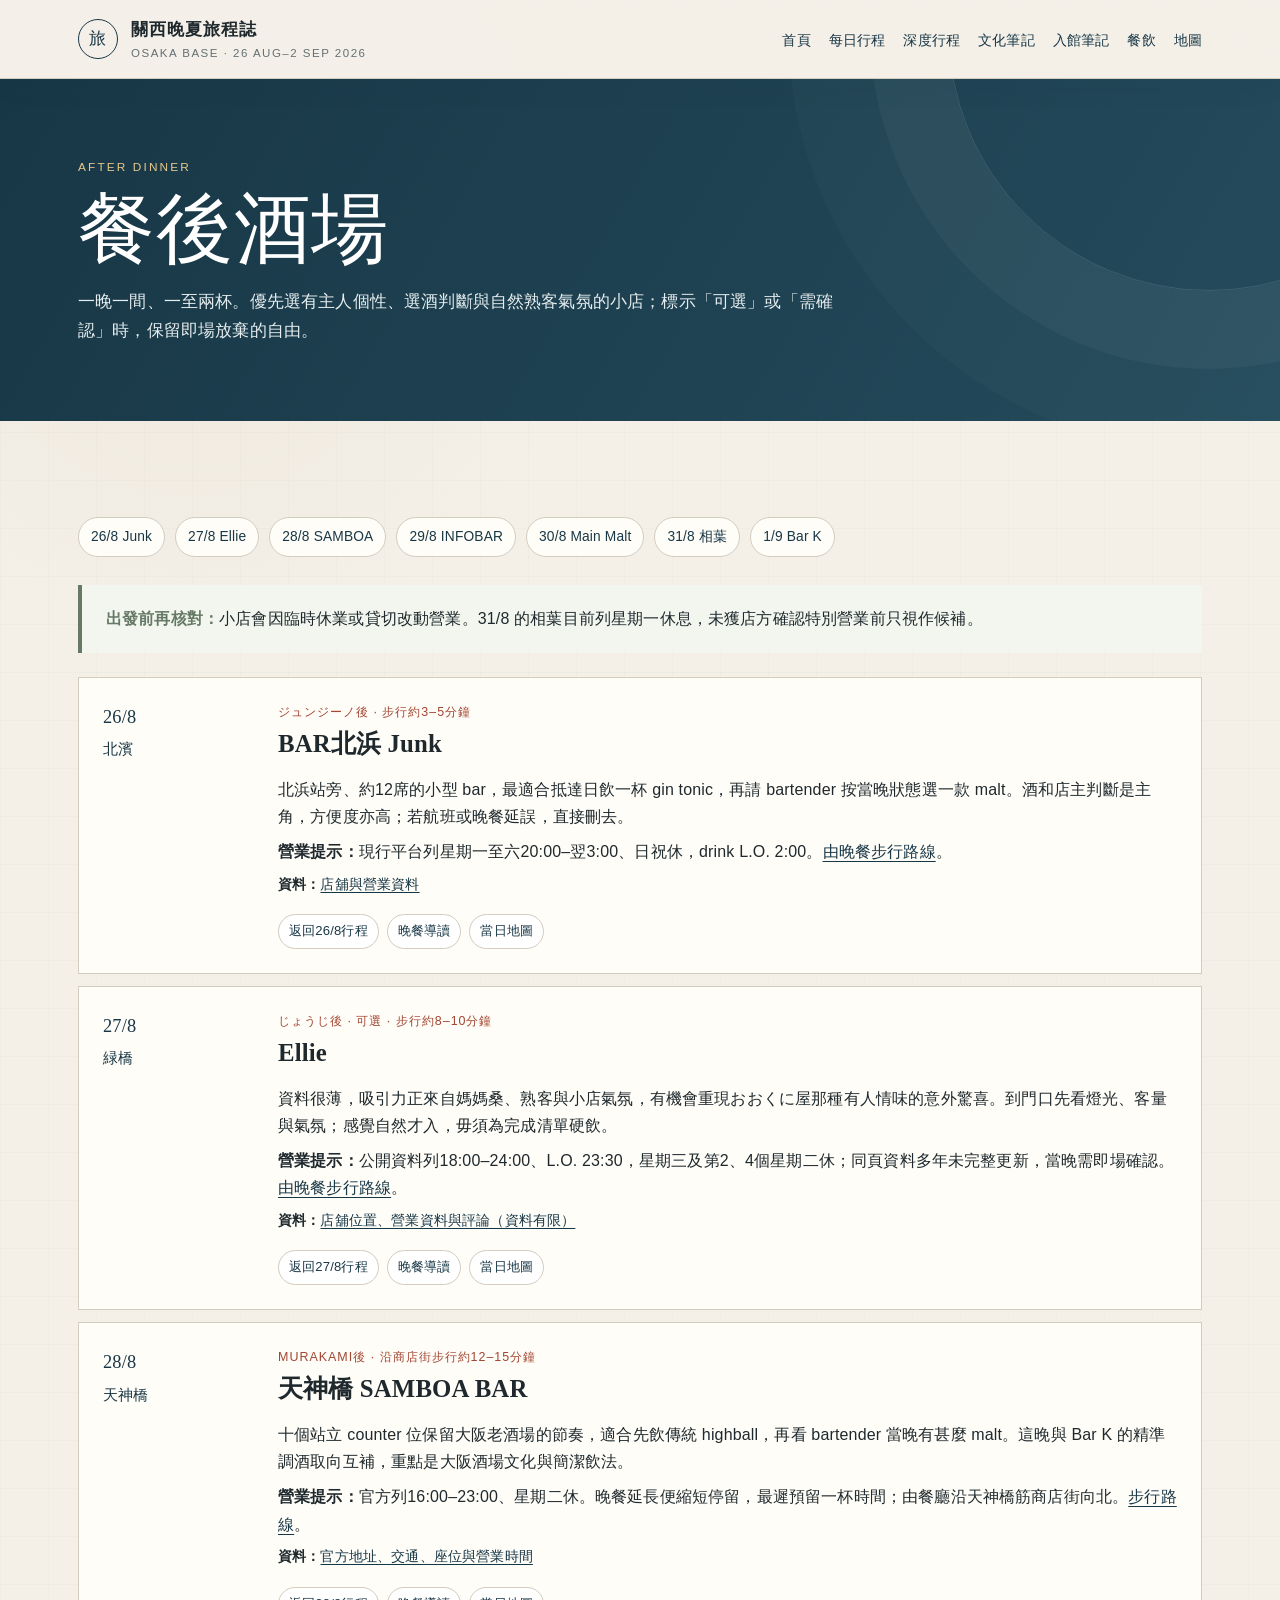
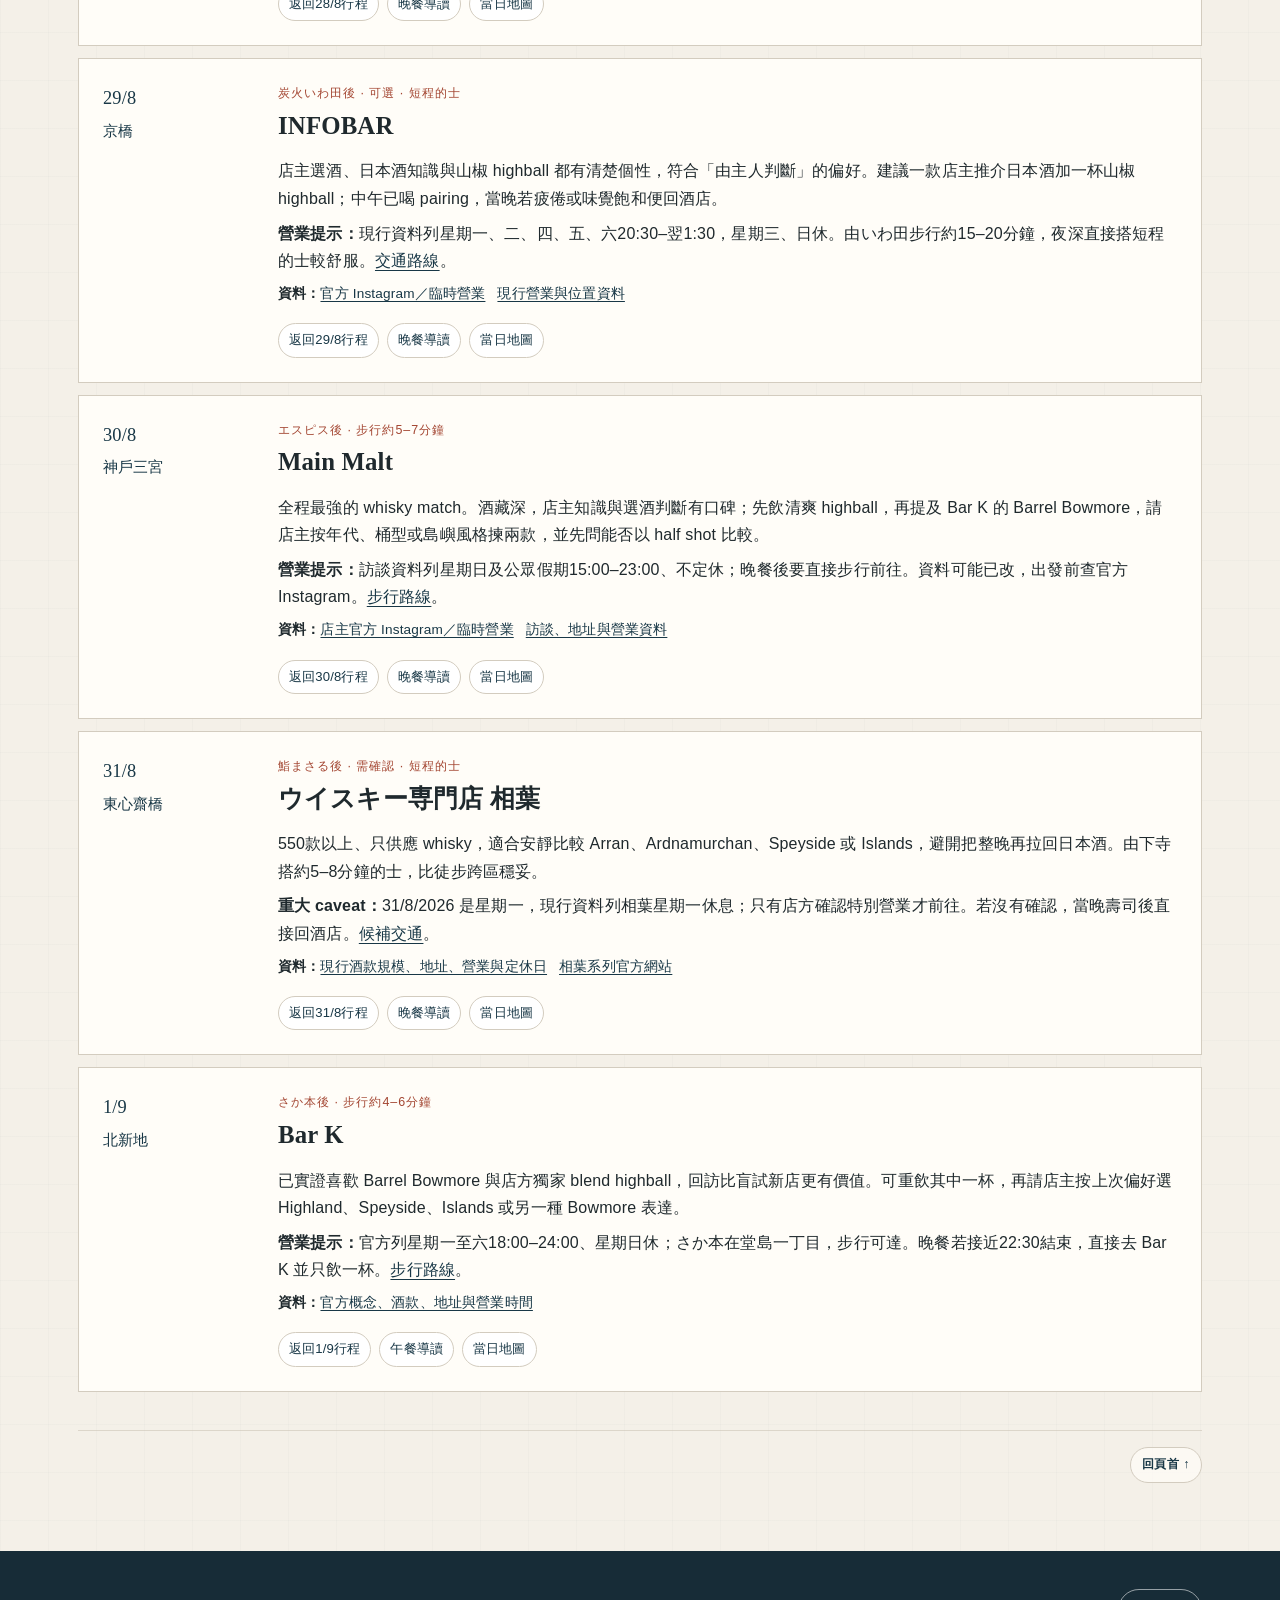
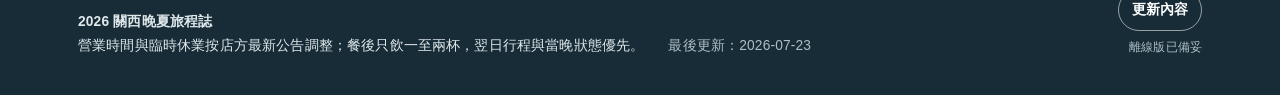
<file: nightlife.html>
<!doctype html>
<html lang="zh-Hant">
<head>
  <meta charset="utf-8">
  <meta name="viewport" content="width=device-width,initial-scale=1">
  <title>餐後酒場｜2026 關西晚夏</title>
  <meta name="description" content="七個關西餐後酒場的選酒取向、偏好配合、步行或的士動線與營業提示。">
  <!-- social-meta:start -->
  <meta name="theme-color" content="#183746">
  <meta name="apple-mobile-web-app-title" content="關西晚夏">
  <meta name="apple-mobile-web-app-capable" content="yes">
  <link rel="apple-touch-icon" sizes="180x180" href="apple-touch-icon.png">
  <link rel="icon" type="image/png" href="apple-touch-icon.png">
  <link rel="manifest" href="manifest.webmanifest">
  <link rel="canonical" href="https://davetwchiu.github.io/kansai-late-summer-2026/nightlife.html">
  <meta property="og:type" content="website">
  <meta property="og:locale" content="zh_HK">
  <meta property="og:site_name" content="關西晚夏旅程誌">
  <meta property="og:title" content="餐後酒場｜2026 關西晚夏">
  <meta property="og:description" content="七個關西餐後酒場的選酒取向、偏好配合、步行或的士動線與營業提示。">
  <meta property="og:url" content="https://davetwchiu.github.io/kansai-late-summer-2026/nightlife.html">
  <meta property="og:image" content="https://davetwchiu.github.io/kansai-late-summer-2026/assets/images/social-preview.png">
  <meta property="og:image:type" content="image/png">
  <meta property="og:image:width" content="1200">
  <meta property="og:image:height" content="630">
  <meta property="og:image:alt" content="2026 關西晚夏旅程誌">
  <meta name="twitter:card" content="summary_large_image">
  <meta name="twitter:title" content="餐後酒場｜2026 關西晚夏">
  <meta name="twitter:description" content="七個關西餐後酒場的選酒取向、偏好配合、步行或的士動線與營業提示。">
  <meta name="twitter:image" content="https://davetwchiu.github.io/kansai-late-summer-2026/assets/images/social-preview.png">
  <!-- social-meta:end -->
  <link rel="stylesheet" href="assets/style.css">
  <script defer src="assets/site.js"></script>
</head>
<body>
<a class="skip-link" href="#main">跳到主要內容</a>
<header class="site-header">
  <div class="wrap header-row">
    <a class="brand" href="index.html"><span class="brand-mark">旅</span><span class="brand-copy"><strong>關西晚夏旅程誌</strong><span>Osaka base · 26 Aug–2 Sep 2026</span></span></a>
    <button class="nav-toggle" type="button" aria-expanded="false" aria-controls="primary-nav">選單</button>
    <nav id="primary-nav" class="nav" aria-label="主要導覽">
      <a href="index.html">首頁</a><a href="daily.html">每日行程</a><a href="deep-itinerary.html">深度行程</a><a href="culture.html">文化筆記</a><a href="museums.html">入館筆記</a><a href="food.html">餐飲</a><a href="maps.html">地圖</a>
    </nav>
  </div>
</header>
<main id="main">
  <section class="page-hero">
    <div class="wrap">
      <div class="eyebrow">After dinner</div>
      <h1>餐後酒場</h1>
      <p>一晚一間、一至兩杯。優先選有主人個性、選酒判斷與自然熟客氣氛的小店；標示「可選」或「需確認」時，保留即場放棄的自由。</p>
    </div>
  </section>
  <section class="section">
    <div class="wrap">
      <nav class="quick-nav" aria-label="餐後酒場捷徑">
        <a href="#junk">26/8 Junk</a><a href="#ellie">27/8 Ellie</a><a href="#samboa">28/8 SAMBOA</a><a href="#infobar">29/8 INFOBAR</a><a href="#main-malt">30/8 Main Malt</a><a href="#aiba">31/8 相葉</a><a href="#bar-k">1/9 Bar K</a>
      </nav>
      <div class="notice sage"><strong>出發前再核對：</strong>小店會因臨時休業或貸切改動營業。31/8 的相葉目前列星期一休息，未獲店方確認特別營業前只視作候補。</div>
      <div class="food-list-deep">
        <article id="junk">
          <div class="food-time">26/8<br><small>北濱</small></div>
          <div>
            <div class="meta">ジュンジーノ後 · 步行約3–5分鐘</div>
            <h2>BAR北浜 Junk</h2>
            <p>北浜站旁、約12席的小型 bar，最適合抵達日飲一杯 gin tonic，再請 bartender 按當晚狀態選一款 malt。酒和店主判斷是主角，方便度亦高；若航班或晚餐延誤，直接刪去。</p>
            <p><strong>營業提示：</strong>現行平台列星期一至六20:00–翌3:00、日祝休，drink L.O. 2:00。<a href="maps.html#d0826">由晚餐步行路線</a>。</p>
            <p class="source-links"><strong>資料：</strong><a target="_blank" rel="noopener" href="https://www.hotpepper.jp/strJ003410861/">店舖與營業資料</a></p>
            <div class="contextual-links"><a href="daily.html#d0826">返回26/8行程</a><a href="food.html#junjino">晚餐導讀</a><a href="maps.html#d0826">當日地圖</a></div>
          </div>
        </article>

        <article id="ellie">
          <div class="food-time">27/8<br><small>緑橋</small></div>
          <div>
            <div class="meta">じょうじ後 · 可選 · 步行約8–10分鐘</div>
            <h2>Ellie</h2>
            <p>資料很薄，吸引力正來自媽媽桑、熟客與小店氣氛，有機會重現おおくに屋那種有人情味的意外驚喜。到門口先看燈光、客量與氣氛；感覺自然才入，毋須為完成清單硬飲。</p>
            <p><strong>營業提示：</strong>公開資料列18:00–24:00、L.O. 23:30，星期三及第2、4個星期二休；同頁資料多年未完整更新，當晚需即場確認。<a href="maps.html#d0827">由晚餐步行路線</a>。</p>
            <p class="source-links"><strong>資料：</strong><a target="_blank" rel="noopener" href="https://tabelog.com/osaka/A2701/A270306/27077262/">店舖位置、營業資料與評論（資料有限）</a></p>
            <div class="contextual-links"><a href="daily.html#d0827">返回27/8行程</a><a href="food.html#joji">晚餐導讀</a><a href="maps.html#d0827">當日地圖</a></div>
          </div>
        </article>

        <article id="samboa">
          <div class="food-time">28/8<br><small>天神橋</small></div>
          <div>
            <div class="meta">Murakami後 · 沿商店街步行約12–15分鐘</div>
            <h2>天神橋 SAMBOA BAR</h2>
            <p>十個站立 counter 位保留大阪老酒場的節奏，適合先飲傳統 highball，再看 bartender 當晚有甚麼 malt。這晚與 Bar K 的精準調酒取向互補，重點是大阪酒場文化與簡潔飲法。</p>
            <p><strong>營業提示：</strong>官方列16:00–23:00、星期二休。晚餐延長便縮短停留，最遲預留一杯時間；由餐廳沿天神橋筋商店街向北。<a href="maps.html#d0828">步行路線</a>。</p>
            <p class="source-links"><strong>資料：</strong><a target="_blank" rel="noopener" href="https://www.samboa.jp/shop/index.html">官方地址、交通、座位與營業時間</a></p>
            <div class="contextual-links"><a href="daily.html#d0828">返回28/8行程</a><a href="food.html#murakami">晚餐導讀</a><a href="maps.html#d0828">當日地圖</a></div>
          </div>
        </article>

        <article id="infobar">
          <div class="food-time">29/8<br><small>京橋</small></div>
          <div>
            <div class="meta">炭火いわ田後 · 可選 · 短程的士</div>
            <h2>INFOBAR</h2>
            <p>店主選酒、日本酒知識與山椒 highball 都有清楚個性，符合「由主人判斷」的偏好。建議一款店主推介日本酒加一杯山椒 highball；中午已喝 pairing，當晚若疲倦或味覺飽和便回酒店。</p>
            <p><strong>營業提示：</strong>現行資料列星期一、二、四、五、六20:30–翌1:30，星期三、日休。由いわ田步行約15–20分鐘，夜深直接搭短程的士較舒服。<a href="maps.html#d0829">交通路線</a>。</p>
            <p class="source-links"><strong>資料：</strong><a target="_blank" rel="noopener" href="https://www.instagram.com/infobar_osaka/">官方 Instagram／臨時營業</a><a target="_blank" rel="noopener" href="https://tabelog.com/osaka/A2701/A270107/27137980/">現行營業與位置資料</a></p>
            <div class="contextual-links"><a href="daily.html#d0829">返回29/8行程</a><a href="food.html#iwata">晚餐導讀</a><a href="maps.html#d0829">當日地圖</a></div>
          </div>
        </article>

        <article id="main-malt">
          <div class="food-time">30/8<br><small>神戶三宮</small></div>
          <div>
            <div class="meta">エスピス後 · 步行約5–7分鐘</div>
            <h2>Main Malt</h2>
            <p>全程最強的 whisky match。酒藏深，店主知識與選酒判斷有口碑；先飲清爽 highball，再提及 Bar K 的 Barrel Bowmore，請店主按年代、桶型或島嶼風格揀兩款，並先問能否以 half shot 比較。</p>
            <p><strong>營業提示：</strong>訪談資料列星期日及公眾假期15:00–23:00、不定休；晚餐後要直接步行前往。資料可能已改，出發前查官方 Instagram。<a href="maps.html#d0830">步行路線</a>。</p>
            <p class="source-links"><strong>資料：</strong><a target="_blank" rel="noopener" href="https://www.instagram.com/gotohmasashi/">店主官方 Instagram／臨時營業</a><a target="_blank" rel="noopener" href="https://liqlog.com/post/maker/hyogo_sannomiya_bar-main-malt/">訪談、地址與營業資料</a></p>
            <div class="contextual-links"><a href="daily.html#d0830">返回30/8行程</a><a href="food.html#espice">晚餐導讀</a><a href="maps.html#d0830">當日地圖</a></div>
          </div>
        </article>

        <article id="aiba">
          <div class="food-time">31/8<br><small>東心齋橋</small></div>
          <div>
            <div class="meta">鮨まさる後 · 需確認 · 短程的士</div>
            <h2>ウイスキー専門店 相葉</h2>
            <p>550款以上、只供應 whisky，適合安靜比較 Arran、Ardnamurchan、Speyside 或 Islands，避開把整晚再拉回日本酒。由下寺搭約5–8分鐘的士，比徒步跨區穩妥。</p>
            <p><strong>重大 caveat：</strong>31/8/2026 是星期一，現行資料列相葉星期一休息；只有店方確認特別營業才前往。若沒有確認，當晚壽司後直接回酒店。<a href="maps.html#d0831">候補交通</a>。</p>
            <p class="source-links"><strong>資料：</strong><a target="_blank" rel="noopener" href="https://bar-navi.suntory.co.jp/shop/S000010781/">現行酒款規模、地址、營業與定休日</a><a target="_blank" rel="noopener" href="https://bar-aiba-korien.link/">相葉系列官方網站</a></p>
            <div class="contextual-links"><a href="daily.html#d0831">返回31/8行程</a><a href="food.html#masaru">晚餐導讀</a><a href="maps.html#d0831">當日地圖</a></div>
          </div>
        </article>

        <article id="bar-k">
          <div class="food-time">1/9<br><small>北新地</small></div>
          <div>
            <div class="meta">さか本後 · 步行約4–6分鐘</div>
            <h2>Bar K</h2>
            <p>已實證喜歡 Barrel Bowmore 與店方獨家 blend highball，回訪比盲試新店更有價值。可重飲其中一杯，再請店主按上次偏好選 Highland、Speyside、Islands 或另一種 Bowmore 表達。</p>
            <p><strong>營業提示：</strong>官方列星期一至六18:00–24:00、星期日休；さか本在堂島一丁目，步行可達。晚餐若接近22:30結束，直接去 Bar K 並只飲一杯。<a href="maps.html#d0901">步行路線</a>。</p>
            <p class="source-links"><strong>資料：</strong><a target="_blank" rel="noopener" href="https://bar-k.jp/index.html">官方概念、酒款、地址與營業時間</a></p>
            <div class="contextual-links"><a href="daily.html#d0901">返回1/9行程</a><a href="food.html#shoru">午餐導讀</a><a href="maps.html#d0901">當日地圖</a></div>
          </div>
        </article>
      </div>
    </div>
  </section>
</main>
<footer class="footer">
  <div class="wrap footer-grid">
    <div><strong>2026 關西晚夏旅程誌</strong><br>營業時間與臨時休業按店方最新公告調整；餐後只飲一至兩杯，翌日行程與當晚狀態優先。</div>
    <div class="updated">最後更新：2026-07-23</div>
  </div>
</footer>
<nav class="mobile-tools" aria-label="手機捷徑"><a href="daily.html">每日</a><a href="food.html">餐飲</a><a href="maps.html">地圖</a><a href="nightlife.html">酒場</a></nav>
</body>
</html>
</file>
<file: assets/style.css>
:root{
  --paper:#f4f0e8;
  --paper-2:#ebe4d8;
  --card:#fffdf8;
  --ink:#1f292d;
  --muted:#647075;
  --line:#d3ccbf;
  --navy:#183746;
  --navy-2:#28566a;
  --vermilion:#a34531;
  --gold:#b28b4f;
  --sage:#657964;
  --shadow:0 18px 48px rgba(24,55,70,.10);
  --max:1180px;
  --serif:Georgia,"Noto Serif TC","Source Han Serif TC","Songti TC",serif;
  --sans:"Noto Sans TC","Source Han Sans TC","PingFang TC","Microsoft JhengHei",sans-serif;
}
*{box-sizing:border-box}
html{scroll-behavior:smooth}
body{margin:0;background:var(--paper);color:var(--ink);font-family:var(--sans);line-height:1.72;letter-spacing:.01em}
body::before{content:"";position:fixed;inset:0;pointer-events:none;opacity:.22;background-image:linear-gradient(rgba(24,55,70,.035) 1px,transparent 1px),linear-gradient(90deg,rgba(24,55,70,.035) 1px,transparent 1px);background-size:48px 48px;mask-image:linear-gradient(to bottom,black,transparent 72%)}
a{color:var(--navy);text-decoration-thickness:.07em;text-underline-offset:.22em}
a:hover{color:var(--vermilion)}
img,svg{max-width:100%;display:block}
button,input,select{font:inherit}
.wrap{max-width:var(--max);margin:0 auto;padding:0 28px}
.skip-link{position:absolute;left:-9999px;top:0}.skip-link:focus{left:16px;top:16px;background:white;padding:10px 14px;z-index:1000;border:2px solid var(--navy)}
.site-header{position:sticky;top:0;z-index:50;background:rgba(244,240,232,.94);backdrop-filter:blur(14px);border-bottom:1px solid var(--line)}
.header-row{min-height:78px;display:flex;align-items:center;justify-content:space-between;gap:24px}
.brand{display:flex;align-items:center;gap:13px;text-decoration:none;color:var(--ink)}
.brand-mark{width:40px;height:40px;border:1px solid var(--navy);border-radius:50%;display:grid;place-items:center;color:var(--navy);font-family:var(--serif);font-size:1.05rem}
.brand-copy strong{display:block;font-family:var(--serif);font-size:1.06rem;letter-spacing:.06em}.brand-copy span{display:block;font-size:.72rem;color:var(--muted);letter-spacing:.13em;text-transform:uppercase}
.nav-toggle{display:none;border:1px solid var(--line);background:var(--card);padding:8px 11px;border-radius:999px;color:var(--navy)}
.nav{display:flex;align-items:center;gap:18px;font-size:.9rem}.nav a{text-decoration:none;padding:28px 0 22px;border-bottom:3px solid transparent}.nav a[aria-current="page"]{color:var(--vermilion);border-color:var(--vermilion)}
.hero{position:relative;overflow:hidden;background:linear-gradient(125deg,var(--navy),var(--navy-2));color:white;border-bottom:1px solid rgba(255,255,255,.18)}
.hero-grid{display:grid;grid-template-columns:minmax(0,1.1fr) minmax(380px,.9fr);gap:42px;align-items:center;min-height:580px;padding-top:72px;padding-bottom:72px}
.eyebrow{font-size:.74rem;letter-spacing:.18em;text-transform:uppercase;color:#e7c88c}.hero h1,.page-hero h1{font-family:var(--serif);font-size:clamp(3.4rem,7.5vw,6.8rem);font-weight:500;line-height:1.02;letter-spacing:.01em;margin:.18em 0}.hero .lede{max-width:710px;font-size:1.1rem;color:#e6eef1}.hero .date{font-size:1rem;color:white;letter-spacing:.08em}.hero-art{position:relative;min-height:430px}.hero-art svg{width:100%;height:100%;filter:drop-shadow(0 26px 28px rgba(0,0,0,.15))}.hero-note{position:absolute;right:8px;bottom:4px;color:#dce7ea;font-size:.78rem;letter-spacing:.08em}
.page-hero{background:linear-gradient(120deg,var(--navy),#244b5c);color:white;padding:78px 0 58px;position:relative;overflow:hidden}.page-hero::after{content:"";position:absolute;width:520px;height:520px;border:1px solid rgba(255,255,255,.12);border-radius:50%;right:-190px;top:-310px;box-shadow:0 0 0 78px rgba(255,255,255,.035),0 0 0 160px rgba(255,255,255,.018)}.page-hero h1{font-size:clamp(3rem,6vw,5.4rem)}.page-hero p{max-width:760px;color:#e5edef;font-size:1.08rem}
.section{padding:68px 0;position:relative}.section+.section{border-top:1px solid var(--line)}.section.alt{background:var(--paper-2)}
.back-to-top{display:flex;justify-content:flex-end;margin:38px 0 0;padding-top:16px;border-top:1px solid rgba(211,204,191,.72)}.back-to-top a{display:inline-flex;align-items:center;min-height:36px;padding:5px 11px;border:1px solid var(--line);border-radius:999px;background:rgba(255,253,248,.72);font-size:.78rem;font-weight:700;letter-spacing:.04em;text-decoration:none}.back-to-top a:hover{background:var(--navy);border-color:var(--navy);color:#fff}
.section-heading{display:grid;grid-template-columns:150px 1fr;gap:28px;align-items:start;margin-bottom:34px}.section-heading .label{color:var(--vermilion);font-size:.74rem;letter-spacing:.16em;text-transform:uppercase}.section-heading h2{font-family:var(--serif);font-weight:500;font-size:clamp(2rem,4.3vw,3.5rem);line-height:1.14;margin:0}.section-heading p{max-width:760px;margin:.7em 0 0;color:var(--muted)}
.grid-3{display:grid;grid-template-columns:repeat(3,1fr);gap:18px}.grid-2{display:grid;grid-template-columns:repeat(2,1fr);gap:18px}
.card{background:var(--card);border:1px solid var(--line);padding:26px;box-shadow:0 1px 0 rgba(255,255,255,.7) inset}.card h3{font-family:var(--serif);font-size:1.34rem;font-weight:600;line-height:1.3;margin:.2em 0 .55em}.card p{color:#4e5a5e}.meta{font-size:.78rem;color:var(--vermilion);letter-spacing:.08em;text-transform:uppercase}.more{display:inline-flex;align-items:center;gap:8px;margin-top:8px;font-weight:700;text-decoration:none}.more::after{content:"→"}
.stat-row{display:grid;grid-template-columns:repeat(4,1fr);gap:1px;background:var(--line);border:1px solid var(--line);margin-top:28px}.stat{background:var(--card);padding:20px}.stat strong{display:block;font-family:var(--serif);font-size:1.55rem;color:var(--navy)}.stat span{font-size:.82rem;color:var(--muted)}
.notice{border-left:4px solid var(--vermilion);background:#fff8ee;padding:20px 24px;margin:18px 0}.notice strong{color:var(--vermilion)}.notice.sage{border-color:var(--sage);background:#f2f6ef}.notice.sage strong{color:var(--sage)}
.route-board{background:rgba(255,255,255,.08);border:1px solid rgba(255,255,255,.17);border-radius:24px;padding:22px}.route-board .route-date{display:flex;align-items:center;justify-content:space-between;color:#d9e6e9;font-size:.84rem}.route-line{position:relative;margin:28px 10px 8px;padding-left:28px}.route-line::before{content:"";position:absolute;left:7px;top:7px;bottom:10px;width:2px;background:linear-gradient(#e7c88c,#dfeaed)}.route-stop{position:relative;padding:0 0 22px 18px}.route-stop::before{content:"";position:absolute;left:-27px;top:.42em;width:11px;height:11px;border-radius:50%;background:#e7c88c;border:3px solid var(--navy-2)}.route-stop strong{display:block;font-size:.96rem}.route-stop span{font-size:.78rem;color:#d6e2e6}
.quick-nav{display:flex;flex-wrap:wrap;gap:10px;margin:28px 0}.quick-nav a{border:1px solid var(--line);background:var(--card);padding:7px 12px;border-radius:999px;text-decoration:none;font-size:.86rem}
.timeline{display:grid;gap:18px}.day-card{scroll-margin-top:110px;display:grid;grid-template-columns:132px minmax(0,1fr) 250px;gap:24px;background:var(--card);border:1px solid var(--line);padding:26px}.datebox{font-family:var(--serif);font-size:1.62rem;color:var(--navy);line-height:1.16}.datebox small{font-family:var(--sans);font-size:.73rem;color:var(--muted);letter-spacing:.12em;text-transform:uppercase}.day-card h2{font-family:var(--serif);font-size:1.45rem;margin:0 0 6px}.day-card .summary{color:var(--muted);margin:0 0 15px}.schedule{width:100%;border-collapse:collapse}.schedule td{padding:8px 0;border-bottom:1px solid #e5dfd4;vertical-align:top}.schedule tr:last-child td{border-bottom:0}.schedule td:first-child{width:110px;font-weight:700;color:var(--navy);white-space:nowrap}.day-aside{border-left:1px solid var(--line);padding-left:22px;font-size:.9rem;color:var(--muted)}.day-aside h3{font-size:.93rem;color:var(--ink);margin:0 0 7px}.day-aside ul{margin:0;padding-left:1.15rem}.chip{display:inline-block;border:1px solid var(--line);background:white;padding:3px 9px;border-radius:999px;font-size:.76rem;margin:2px 4px 2px 0}.chip.core{border-color:#9ab0ba;color:var(--navy)}.chip.cut{border-color:#d7b4a8;color:var(--vermilion)}.chip.food{border-color:#cdb98e;color:#7a5b25}
.schedule .context-link{font-weight:650;text-decoration-color:rgba(27,65,80,.38);text-decoration-thickness:.08em}.schedule .context-link::after{display:inline-block;margin-left:.35em;color:var(--muted);font-size:.72em;text-decoration:none}.schedule .museum-link::after{content:"入館"}.schedule .food-link::after{content:"餐飲"}.schedule .culture-link::after{content:"文化"}.schedule .map-link::after{content:"地圖"}.schedule .drink-link::after{content:"可選"}.schedule .confirmed-link::after{content:"已確認"}.schedule .context-link:hover{color:var(--vermilion);text-decoration-color:currentColor}
.essay{max-width:930px;margin:0 auto 58px;scroll-margin-top:110px}.essay .kicker{color:var(--vermilion);font-size:.77rem;letter-spacing:.14em;text-transform:uppercase}.essay h2{font-family:var(--serif);font-size:clamp(2rem,4vw,3.15rem);line-height:1.2;font-weight:500;margin:.2em 0 .55em}.essay h3{font-size:1.1rem;margin:1.8em 0 .4em}.essay p{font-size:1.01rem}.pullquote{font-family:var(--serif);font-size:1.55rem;line-height:1.5;color:var(--navy);border-left:3px solid var(--gold);padding-left:20px;margin:30px 0}
.museum-grid{display:grid;grid-template-columns:repeat(2,1fr);gap:18px}.museum-card{scroll-margin-top:110px;background:var(--card);border:1px solid var(--line);padding:26px}.museum-card h2{font-family:var(--serif);font-size:1.5rem;margin:.15em 0 .35em}.museum-card .hours{font-size:.83rem;color:var(--muted);border-top:1px solid var(--line);padding-top:13px;margin-top:16px}.focus-list{display:grid;grid-template-columns:90px 1fr;gap:8px 16px;margin-top:16px}.focus-list dt{font-weight:700;color:var(--navy)}.focus-list dd{margin:0;color:#4e595d}.source-links{margin-top:16px;font-size:.84rem}.source-links a{margin-right:12px}
.table-wrap{overflow-x:auto}.table{width:100%;border-collapse:collapse;background:var(--card);border:1px solid var(--line);min-width:780px}.table th,.table td{text-align:left;vertical-align:top;padding:14px 16px;border-bottom:1px solid var(--line)}.table th{background:#e9e3d8;color:var(--navy);font-size:.86rem}.table tr:last-child td{border-bottom:0}.table td:first-child{white-space:nowrap}
.food-card{display:grid;grid-template-columns:150px minmax(0,1fr) 250px;gap:24px;background:var(--card);border:1px solid var(--line);padding:24px;scroll-margin-top:110px}.food-card+.food-card{margin-top:14px}.food-time{font-family:var(--serif);font-size:1.28rem;color:var(--navy)}.food-card h2{font-family:var(--serif);font-size:1.4rem;margin:0 0 6px}.food-card .address{font-size:.86rem;color:var(--muted)}.food-note{font-size:.9rem;color:var(--muted);border-left:1px solid var(--line);padding-left:20px}
.map-grid{display:grid;grid-template-columns:repeat(2,1fr);gap:18px}.map-card{background:var(--card);border:1px solid var(--line);padding:24px;scroll-margin-top:110px}.map-card h2{font-family:var(--serif);font-size:1.45rem;margin:.1em 0 .5em}.route-steps{counter-reset:step;list-style:none;padding:0;margin:20px 0}.route-steps li{counter-increment:step;position:relative;padding:0 0 18px 40px}.route-steps li::before{content:counter(step);position:absolute;left:0;top:0;width:25px;height:25px;border-radius:50%;background:var(--navy);color:white;display:grid;place-items:center;font-size:.75rem}.route-steps li:not(:last-child)::after{content:"";position:absolute;left:12px;top:25px;bottom:0;border-left:1px dashed var(--gold)}.map-actions{display:flex;flex-wrap:wrap;gap:8px}.button{display:inline-flex;align-items:center;justify-content:center;gap:8px;border:1px solid var(--navy);background:var(--navy);color:white!important;text-decoration:none;padding:9px 13px;border-radius:999px;font-size:.84rem;font-weight:700}.button.secondary{background:transparent;color:var(--navy)!important}.button:hover{background:var(--vermilion);border-color:var(--vermilion);color:white!important}
.checklist{display:grid;grid-template-columns:repeat(3,1fr);gap:14px}.check-item{background:var(--card);border:1px solid var(--line);padding:18px}.check-item strong{display:block;color:var(--navy)}
.footer{background:#172c37;color:#dfe8eb;padding:38px 0;font-size:.86rem}.footer-grid{display:flex;justify-content:space-between;gap:24px;align-items:flex-end}.footer a{color:white}.footer .updated{color:#aebfc5}.offline-control{display:flex;flex-direction:column;align-items:flex-end;gap:6px;margin-left:auto}.offline-update{appearance:none;border:1px solid rgba(255,255,255,.55);border-radius:999px;background:transparent;color:white;padding:8px 13px;font:inherit;font-weight:700;cursor:pointer}.offline-update:hover{background:white;color:var(--navy)}.offline-update:disabled{cursor:wait;opacity:.65}.offline-status{color:#aebfc5;font-size:.76rem;white-space:nowrap}
.mobile-tools{display:none}
@media(max-width:980px){.hero-grid{grid-template-columns:1fr;min-height:0}.hero-art{min-height:300px}.grid-3,.museum-grid,.map-grid{grid-template-columns:1fr}.day-card,.food-card{grid-template-columns:115px 1fr}.day-aside,.food-note{grid-column:2;border-left:0;border-top:1px solid var(--line);padding:15px 0 0}.stat-row{grid-template-columns:repeat(2,1fr)}}
@media(max-width:760px){.wrap{padding:0 19px}.header-row{min-height:68px}.nav-toggle{display:block}.nav{display:none;position:absolute;left:0;right:0;top:68px;background:var(--paper);border-bottom:1px solid var(--line);padding:14px 19px;box-shadow:var(--shadow)}.nav.open{display:grid;grid-template-columns:repeat(2,1fr);gap:6px 16px}.nav a{padding:8px 0;border-bottom:1px solid var(--line)}.brand-copy span{display:none}.hero-grid{padding-top:54px;padding-bottom:54px}.hero h1,.page-hero h1{font-size:clamp(2.8rem,15vw,4.5rem)}.page-hero{padding:58px 0 42px}.section{padding:50px 0}.section-heading{grid-template-columns:1fr;gap:8px}.grid-2,.checklist{grid-template-columns:1fr}.day-card,.food-card{grid-template-columns:1fr;padding:21px}.day-aside,.food-note{grid-column:auto}.schedule td:first-child{width:92px}.focus-list{grid-template-columns:74px 1fr}.footer-grid{display:block}.offline-control{align-items:flex-start;margin:18px 0 0}.mobile-tools{display:flex;position:fixed;left:12px;right:12px;bottom:12px;z-index:40;background:rgba(255,253,248,.95);backdrop-filter:blur(10px);border:1px solid var(--line);border-radius:999px;box-shadow:var(--shadow);overflow:hidden}.mobile-tools a,.mobile-tools button{flex:1;text-align:center;padding:10px 4px;text-decoration:none;font-size:.75rem}.mobile-tools .offline-update{border:0;border-left:1px solid var(--line);border-radius:0;background:#183746;color:white;font-weight:700}.mobile-tools .offline-update:disabled{color:white}.footer{padding-bottom:82px}}
@media print{.site-header,.mobile-tools,.map-actions,.footer{display:none}.hero,.page-hero{background:white;color:black;padding:20px 0}.hero .lede,.page-hero p{color:black}.section{padding:28px 0}.card,.day-card,.museum-card,.food-card,.map-card{break-inside:avoid;box-shadow:none}.wrap{max-width:none}}
@media print{.back-to-top{display:none}}

/* Content-depth system */
.slim-section{padding:28px 0 0}.slim-section+.section{border-top:0}
.connect-grid{display:grid;grid-template-columns:repeat(4,1fr);gap:14px}.connect-card{background:var(--card);border:1px solid var(--line);padding:24px;position:relative}.connect-card>span{font-family:var(--serif);font-size:2.2rem;color:#c8b692}.connect-card h3{font-family:var(--serif);font-size:1.35rem;margin:.2rem 0}.connect-card p{color:var(--muted)}.connect-card a{font-weight:700;text-decoration:none}
.storyline{display:grid;grid-template-columns:repeat(4,1fr);border:1px solid var(--line);background:var(--line);gap:1px}.storyline a{background:var(--card);padding:20px;text-decoration:none;min-height:115px}.storyline strong{display:block;font-family:var(--serif);font-size:1.35rem;color:var(--vermilion)}.storyline span{color:var(--ink)}
.contextual-links,.day-links{display:flex;flex-wrap:wrap;gap:8px;margin-top:18px}.contextual-links a,.day-links a{display:inline-flex;border:1px solid var(--line);background:#fff;padding:5px 10px;border-radius:999px;text-decoration:none;font-size:.82rem}.day-links{margin-top:12px}.day-links a:first-child{background:var(--navy);border-color:var(--navy);color:#fff}
.deep-day{padding:70px 0;border-top:1px solid var(--line);scroll-margin-top:100px}.deep-day.alt{background:var(--paper-2)}.deep-day>.wrap{display:grid;grid-template-columns:150px minmax(0,900px);gap:44px}.deep-day aside{border-right:1px solid var(--line);padding-right:22px}.deep-date{font-family:var(--serif);font-size:2rem;color:var(--navy)}.deep-place{color:var(--vermilion);margin:.3rem 0 1rem}.deep-day article h2{font-family:var(--serif);font-size:clamp(2rem,4vw,3.1rem);line-height:1.15;font-weight:500;margin:.15em 0 .65em}.deep-day article p{font-size:1.02rem}.interpret-box{background:#fff8ee;border-left:4px solid var(--vermilion);padding:18px 22px;margin:26px 0}.decision-grid{display:grid;grid-template-columns:repeat(3,1fr);gap:1px;background:var(--line);border:1px solid var(--line);margin:26px 0}.decision-grid>div{background:var(--card);padding:16px}.decision-grid strong,.decision-grid span{display:block}.decision-grid strong{color:var(--vermilion);font-size:.8rem;text-transform:uppercase;letter-spacing:.08em}.decision-grid span{margin-top:6px}
.culture-depth{padding-bottom:46px;border-bottom:1px solid var(--line)}.culture-depth:last-child{border-bottom:0}.culture-depth h3{font-family:var(--serif);font-size:1.35rem;color:var(--navy)}
.museum-feature{scroll-margin-top:100px;background:var(--card);border:1px solid var(--line);padding:30px;margin:0 0 22px}.museum-head{display:grid;grid-template-columns:minmax(0,1fr) 270px;gap:30px;align-items:start}.museum-head h2{font-family:var(--serif);font-size:2.25rem;margin:.15em 0 .3em}.museum-role{border-left:3px solid var(--gold);padding-left:18px}.museum-role strong,.museum-role span{display:block}.museum-role strong{color:var(--vermilion);font-size:.78rem;text-transform:uppercase;letter-spacing:.1em}.museum-role span{margin-top:6px}.visit-script{display:grid;grid-template-columns:repeat(3,1fr);gap:16px;margin:26px 0}.visit-script section{background:var(--paper);border:1px solid var(--line);padding:18px}.visit-script h3{font-family:var(--serif);font-size:1.15rem;margin:0 0 .5em}.visit-script p{font-size:.93rem;color:#4e595d}.compare-table{display:grid;grid-template-columns:repeat(3,1fr);gap:1px;background:var(--line);border:1px solid var(--line);margin:24px 0}.compare-table>div{background:var(--paper);padding:20px}.compare-table strong,.compare-table span,.compare-table a{display:block}.compare-table strong{font-family:var(--serif);font-size:1.3rem}.compare-table span{margin:8px 0;color:#4e595d}.compact-grid{margin:22px 0}
.orientation-grid{display:grid;grid-template-columns:repeat(3,1fr);gap:1px;background:var(--line);border:1px solid var(--line);margin:26px 0}.orientation-grid>div{background:#fffaf1;padding:20px}.orientation-grid strong{display:block;color:var(--vermilion);font-size:.8rem;letter-spacing:.08em}.orientation-grid p{margin:.55em 0 0;font-size:.93rem;color:#455257}.brewery-deep-grid{display:grid;grid-template-columns:repeat(3,1fr);gap:14px;margin:26px 0}.brewery-deep-grid>div{background:var(--paper);border:1px solid var(--line);padding:22px}.brewery-deep-grid h3{font-family:var(--serif);font-size:1.35rem;line-height:1.3;margin:.3em 0 .55em}.brewery-deep-grid p{font-size:.92rem;color:#4e595d}.brewery-deep-grid a{font-size:.84rem;font-weight:700}.source-links{font-size:.85rem}
.meal-functions{display:grid;grid-template-columns:repeat(4,1fr);gap:1px;background:var(--line);border:1px solid var(--line);margin-bottom:26px}.meal-functions>div{background:var(--card);padding:20px}.meal-functions strong,.meal-functions span{display:block}.meal-functions strong{font-family:var(--serif);font-size:1.25rem;color:var(--navy)}.meal-functions span{font-size:.9rem;color:var(--muted);margin-top:5px}.food-feature{display:grid;grid-template-columns:90px minmax(0,1fr);gap:26px;background:var(--card);border:1px solid var(--line);padding:30px;margin:24px 0;scroll-margin-top:100px}.food-index-num{font-family:var(--serif);font-size:2.8rem;color:#c8b692}.food-feature h2{font-family:var(--serif);font-size:2.35rem;margin:.15em 0}.table-reading{display:grid;grid-template-columns:130px 1fr;gap:18px;border-top:1px solid var(--line);border-bottom:1px solid var(--line);padding:18px 0;margin-top:22px}.table-reading strong{color:var(--vermilion)}.food-list-deep{margin-top:24px}.food-list-deep article{display:grid;grid-template-columns:150px minmax(0,1fr);gap:25px;background:var(--card);border:1px solid var(--line);padding:24px;margin-top:12px;scroll-margin-top:100px}.food-list-deep h2{font-family:var(--serif);font-size:1.55rem;margin:0 0 .4em}.food-list-deep p{margin:.45em 0}.food-list-deep .food-time{font-family:var(--serif);color:var(--navy);font-size:1.15rem}
@media(max-width:980px){.connect-grid,.storyline{grid-template-columns:repeat(2,1fr)}.deep-day>.wrap{grid-template-columns:110px 1fr;gap:24px}.visit-script,.compare-table,.meal-functions,.orientation-grid,.brewery-deep-grid{grid-template-columns:1fr 1fr}.museum-head{grid-template-columns:1fr}.museum-role{border-left:0;border-top:1px solid var(--line);padding:14px 0 0}.decision-grid{grid-template-columns:1fr}}
@media(max-width:720px){.connect-grid,.storyline,.visit-script,.compare-table,.meal-functions,.orientation-grid,.brewery-deep-grid{grid-template-columns:1fr}.deep-day>.wrap{display:block}.deep-day aside{border-right:0;border-bottom:1px solid var(--line);padding:0 0 14px;margin-bottom:22px;display:flex;align-items:center;gap:14px}.deep-date{font-size:1.5rem}.deep-place{margin:0}.museum-feature{padding:22px}.museum-head h2{font-size:1.85rem}.food-feature,.food-list-deep article{grid-template-columns:1fr}.food-index-num{font-size:2rem}.table-reading{grid-template-columns:1fr}.nav{gap:10px;font-size:.82rem}}

/* Editorial visual system v2 */
body{background-color:var(--paper);background-image:radial-gradient(circle at 15% 8%,rgba(178,139,79,.07),transparent 25rem),linear-gradient(rgba(24,55,70,.018) 1px,transparent 1px),linear-gradient(90deg,rgba(24,55,70,.018) 1px,transparent 1px);background-size:auto,48px 48px,48px 48px}
body::before{display:none}
.site-header{box-shadow:0 8px 30px rgba(24,55,70,.04)}
.hero{min-height:660px;background:#102f3d}
.hero::before{content:"";position:absolute;inset:0;background:linear-gradient(90deg,rgba(11,36,47,.98) 0%,rgba(11,36,47,.88) 42%,rgba(11,36,47,.15) 72%,rgba(11,36,47,.2) 100%);z-index:1}
.hero-grid{position:relative;z-index:2;grid-template-columns:minmax(0,.94fr) minmax(420px,1.06fr);min-height:660px}
.hero-copy{position:relative;z-index:2}
.hero-visual{position:absolute;inset:0 0 0 38%;margin:0;overflow:hidden}
.hero-visual img{width:100%;height:100%;object-fit:cover;object-position:center}
.hero-visual::after{content:"";position:absolute;inset:0;background:linear-gradient(90deg,#102f3d 0%,rgba(16,47,61,.25) 38%,rgba(16,47,61,.08) 100%),linear-gradient(0deg,rgba(16,47,61,.42),transparent 45%)}
.hero h1{font-size:clamp(3.35rem,6.2vw,6.4rem);max-width:820px}
.hero .lede{font-size:1.08rem;max-width:760px}
.hero .stat-row{max-width:710px;background:rgba(255,255,255,.18);border-color:rgba(255,255,255,.15)}
.hero .stat{background:rgba(255,255,255,.08);backdrop-filter:blur(8px)}
.hero .stat strong{color:#f1d29b}.hero .stat span{color:#dbe7e9}
.hero-route-note{display:flex;flex-wrap:wrap;gap:8px;margin-top:20px}.hero-route-note span{border:1px solid rgba(255,255,255,.22);border-radius:999px;padding:5px 10px;font-size:.76rem;color:#dce8ea;background:rgba(255,255,255,.05)}
.page-hero.has-art{min-height:390px;display:grid;align-items:end;background:#163746}
.page-hero.has-art::before{content:"";position:absolute;inset:0;background-image:linear-gradient(90deg,rgba(15,42,54,.98),rgba(15,42,54,.83) 48%,rgba(15,42,54,.18)),var(--page-art);background-size:cover;background-position:center;filter:saturate(.9)}
.page-hero.has-art::after{width:410px;height:410px;right:-100px;top:-240px;z-index:1}
.page-hero.has-art .wrap{position:relative;z-index:2;padding-top:82px;padding-bottom:58px}
.page-hero.has-art h1{margin-bottom:.16em}.page-hero.has-art p{max-width:760px}
.mode-nav{display:grid;grid-template-columns:repeat(4,1fr);gap:1px;background:var(--line);border:1px solid var(--line)}
.mode-card{background:var(--card);padding:24px;text-decoration:none;position:relative;min-height:170px;transition:transform .18s ease,background .18s ease}.mode-card:hover{background:#fff;transform:translateY(-3px);color:var(--ink)}.mode-card .mode-no{font-family:var(--serif);font-size:2.4rem;color:#c7ae82}.mode-card strong,.mode-card span{display:block}.mode-card strong{font-family:var(--serif);font-size:1.35rem;color:var(--navy);margin:.3rem 0}.mode-card span{font-size:.9rem;color:var(--muted)}.mode-card::after{content:"→";position:absolute;right:20px;bottom:16px;color:var(--vermilion)}
.time-atlas{border:1px solid var(--line);background:var(--card);box-shadow:var(--shadow);overflow:hidden}
.atlas-track{display:grid;grid-template-columns:repeat(5,1fr);position:relative}.atlas-track::before{content:"";position:absolute;left:10%;right:10%;top:48px;height:2px;background:linear-gradient(90deg,var(--vermilion),var(--gold),var(--navy))}
.atlas-era{position:relative;padding:25px 22px 22px;min-height:230px;border-right:1px solid var(--line)}.atlas-era:last-child{border-right:0}.atlas-era::before{content:"";position:absolute;top:41px;left:22px;width:14px;height:14px;border-radius:50%;background:var(--card);border:4px solid var(--vermilion)}.atlas-era .era-date{font-size:.72rem;letter-spacing:.12em;text-transform:uppercase;color:var(--muted);margin-left:24px}.atlas-era h3{font-family:var(--serif);font-size:1.36rem;color:var(--navy);margin:2.25rem 0 .5rem}.atlas-era p{font-size:.88rem;color:#4f5c61;margin:0}.atlas-era a{display:inline-block;margin-top:10px;font-size:.82rem;font-weight:700;text-decoration:none}
.journey-bridge{display:grid;grid-template-columns:1fr 1fr 1fr;gap:1px;background:var(--line);border-top:1px solid var(--line)}.journey-bridge div{background:var(--paper);padding:18px 22px}.journey-bridge strong{display:block;color:var(--vermilion);font-size:.82rem;text-transform:uppercase;letter-spacing:.08em}.journey-bridge span{display:block;margin-top:5px;color:#4e595d;font-size:.9rem}
.culture-map{display:grid;grid-template-columns:repeat(5,1fr);gap:12px;margin-top:28px}.culture-place{padding:22px;background:var(--card);border:1px solid var(--line);min-height:245px}.culture-place .place-era{font-size:.72rem;color:var(--vermilion);text-transform:uppercase;letter-spacing:.1em}.culture-place h3{font-family:var(--serif);font-size:1.5rem;margin:.3rem 0}.culture-place p{font-size:.88rem;color:var(--muted)}.culture-place a{font-weight:700;text-decoration:none;font-size:.84rem}
.regional-thesis{display:grid;grid-template-columns:1fr 1.35fr;gap:42px;align-items:start}.regional-thesis .thesis-lead{position:sticky;top:110px}.regional-thesis .thesis-lead h2{font-family:var(--serif);font-size:clamp(2.3rem,4.5vw,4.2rem);line-height:1.08;font-weight:500;margin:.15em 0 .45em}.regional-thesis .thesis-lead p{color:var(--muted)}
.history-spine{border-left:1px solid var(--gold);padding-left:34px}.history-layer{position:relative;padding:0 0 30px}.history-layer::before{content:"";position:absolute;width:13px;height:13px;border-radius:50%;border:3px solid var(--vermilion);background:var(--paper);left:-41px;top:.4rem}.history-layer .layer-date{font-size:.73rem;color:var(--vermilion);letter-spacing:.1em;text-transform:uppercase}.history-layer h3{font-family:var(--serif);font-size:1.5rem;color:var(--navy);margin:.2rem 0}.history-layer p{margin:.4rem 0;color:#4f5a5e}
.dining-atlas{display:grid;grid-template-columns:repeat(4,1fr);gap:12px;margin-top:24px}.dining-thread{background:var(--card);border:1px solid var(--line);padding:22px;min-height:250px;position:relative}.dining-thread::before{content:attr(data-thread);font-family:var(--serif);font-size:2.7rem;color:#cfba91}.dining-thread h3{font-family:var(--serif);font-size:1.4rem;margin:.1rem 0 .55rem}.dining-thread p{font-size:.88rem;color:var(--muted)}.dining-thread .thread-links{display:flex;flex-wrap:wrap;gap:6px}.dining-thread .thread-links a{font-size:.78rem;border:1px solid var(--line);border-radius:999px;padding:4px 8px;text-decoration:none;background:#fff}
.confidence-row{display:grid;grid-template-columns:repeat(3,1fr);gap:1px;background:var(--line);border:1px solid var(--line);margin:24px 0}.confidence-row>div{background:var(--paper);padding:18px}.confidence-row strong,.confidence-row span{display:block}.confidence-row strong{color:var(--navy)}.confidence-row span{font-size:.84rem;color:var(--muted);margin-top:4px}
.source-caveat{border:1px dashed var(--gold);background:#fffaf0;padding:16px 18px;margin:20px 0;font-size:.9rem}.source-caveat strong{color:var(--vermilion)}
.relation-guide{display:grid;grid-template-columns:repeat(3,1fr);gap:1px;margin:24px 0;background:var(--line);border:1px solid var(--line)}.relation-guide>div{background:var(--card);padding:17px 19px}.relation-guide strong{display:block;color:var(--navy);font-family:var(--serif);font-size:1.06rem}.relation-guide span{display:block;margin-top:5px;color:var(--muted);font-size:.84rem;line-height:1.55}
.section-heading p{font-size:1rem}.card,.connect-card,.food-feature,.museum-feature,.day-card,.map-card{border-color:#cec4b4}.food-feature{box-shadow:0 12px 30px rgba(24,55,70,.055)}
.service-japanese{margin-top:18px;padding:18px 20px;border-left:3px solid var(--vermilion);background:#f7f2e8}.service-japanese>strong{display:block;color:var(--navy);font-family:var(--serif);font-size:1.08rem;margin-bottom:8px}.service-japanese dl,.service-japanese dl div{margin:0}.service-japanese dl div{display:grid;grid-template-columns:minmax(230px,.9fr) minmax(0,1.1fr);gap:16px;padding:10px 0;border-top:1px solid rgba(24,55,70,.13)}.service-japanese dt{font-weight:700}.service-japanese dd{margin:0;color:var(--muted);font-size:.9rem}.service-japanese dd span{display:block;color:var(--ink);margin-top:2px}@media(max-width:720px){.service-japanese dl div{grid-template-columns:1fr;gap:3px}}

/* Post-dinner drinks */
.drink-key{display:grid;grid-template-columns:repeat(4,1fr);gap:1px;background:var(--line);border:1px solid var(--line);margin:24px 0}.drink-key>div{display:grid;grid-template-columns:38px 1fr;gap:10px;align-items:center;background:var(--card);padding:15px}.drink-key strong{display:grid;place-items:center;width:34px;height:34px;border-radius:50%;background:var(--navy);color:#fff;font-family:var(--serif)}.drink-key span{font-size:.84rem;color:var(--muted)}
.drink-night{scroll-margin-top:90px}.drink-options{display:grid;grid-template-columns:repeat(2,minmax(0,1fr));gap:16px}.featured-night{grid-template-columns:repeat(2,minmax(0,1fr))}.drink-option{background:var(--card);border:1px solid var(--line);padding:24px;box-shadow:0 10px 28px rgba(24,55,70,.045)}.drink-option.preferred{border-top:4px solid var(--vermilion)}.drink-option.stop-option{border-top:4px solid var(--sage)}.drink-option.detour-option{border-top:4px solid var(--gold)}.drink-option h3{font-family:var(--serif);font-size:1.55rem;line-height:1.25;margin:.55rem 0}.drink-option p{margin:.55rem 0;color:#48565b}.drink-option .transfer{color:var(--ink)}.option-top{display:flex;justify-content:space-between;gap:12px;align-items:center}.mood,.fit{font-size:.72rem;letter-spacing:.08em}.mood{color:var(--vermilion);text-transform:uppercase}.fit{color:var(--sage);text-align:right}.caveat{margin-top:16px!important;padding:12px 14px;background:#f5efe4;border-left:3px solid var(--gold);font-size:.86rem}.option-actions{display:flex;flex-wrap:wrap;gap:7px;margin-top:18px}.option-actions a{display:inline-flex;border:1px solid var(--line);background:#fff;padding:5px 10px;border-radius:999px;text-decoration:none;font-size:.8rem;font-weight:700}.decision-strip{display:grid;grid-template-columns:repeat(5,1fr);gap:1px;background:var(--line);border:1px solid var(--line);margin-top:18px}.decision-strip.four{grid-template-columns:repeat(4,1fr)}.decision-strip>div{background:#fffaf1;padding:14px}.decision-strip strong,.decision-strip span{display:block}.decision-strip strong{color:var(--vermilion);font-size:.78rem}.decision-strip span{margin-top:3px;font-family:var(--serif)}
@media(max-width:900px){.drink-key,.decision-strip{grid-template-columns:repeat(2,1fr)}}
@media(max-width:760px){.drink-key,.drink-options,.featured-night,.decision-strip{grid-template-columns:1fr}.drink-option{padding:20px}.option-top{align-items:flex-start}.fit{max-width:48%}}
@media(max-width:1050px){.atlas-track{grid-template-columns:repeat(2,1fr)}.atlas-track::before{display:none}.atlas-era{min-height:0}.atlas-era::before{top:28px}.culture-map{grid-template-columns:repeat(2,1fr)}.dining-atlas{grid-template-columns:repeat(2,1fr)}.hero-visual{inset:0 0 0 45%}.hero-grid{grid-template-columns:1fr .75fr}}
@media(max-width:760px){.hero{min-height:720px}.hero::before{background:linear-gradient(0deg,rgba(11,36,47,.98) 0%,rgba(11,36,47,.94) 58%,rgba(11,36,47,.30) 100%)}.hero-grid{display:block;min-height:720px;padding-top:250px}.hero-visual{inset:0 0 50% 0}.hero-visual::after{background:linear-gradient(0deg,#102f3d 0%,rgba(16,47,61,.08) 70%)}.hero h1{font-size:clamp(2.75rem,13.5vw,4.4rem)}.hero .stat-row{grid-template-columns:repeat(4,1fr)}.hero .stat{padding:12px 8px}.hero .stat strong{font-size:1.2rem}.hero .stat span{font-size:.66rem}.mode-nav,.atlas-track,.culture-map,.dining-atlas,.confidence-row,.relation-guide{grid-template-columns:1fr}.mode-card{min-height:140px}.journey-bridge{grid-template-columns:1fr}.regional-thesis{grid-template-columns:1fr}.regional-thesis .thesis-lead{position:static}.page-hero.has-art{min-height:340px}.page-hero.has-art::before{background-image:linear-gradient(90deg,rgba(15,42,54,.98),rgba(15,42,54,.72)),var(--page-art)}.culture-place{min-height:0}}

/* Brewery-tour language guide */
.sake-language{scroll-margin-top:100px;background:#f8f3e9;border:1px solid var(--line);padding:30px;margin:22px 0}.language-head{display:grid;grid-template-columns:minmax(0,1fr) minmax(280px,.72fr);gap:32px;align-items:end}.language-head h2{font-family:var(--serif);font-size:2.25rem;margin:.15em 0 .3em}.process-line{display:flex;flex-wrap:wrap;gap:7px;align-items:center}.process-line span{display:inline-flex;align-items:center;font-size:.82rem;font-weight:700;color:var(--navy)}.process-line span:not(:last-child)::after{content:"→";margin-left:7px;color:var(--gold)}
.sake-term-groups{display:grid;grid-template-columns:repeat(2,minmax(0,1fr));gap:14px;margin:26px 0}.sake-term-groups>section{background:var(--card);border:1px solid var(--line);padding:20px;scroll-margin-top:100px}.sake-term-groups h3,.tour-phrases h3{font-family:var(--serif);font-size:1.32rem;margin:0 0 12px}.sake-term-groups dl,.sake-term-groups dl div,.tour-phrases dl,.tour-phrases dl div{margin:0}.sake-term-groups dl div{padding:9px 0;border-top:1px solid rgba(24,55,70,.12)}.sake-term-groups dt{font-weight:700;color:var(--navy)}.sake-term-groups dt small{display:block;color:var(--vermilion);font-size:.78rem;letter-spacing:.05em}.sake-term-groups dd{margin:4px 0 0;color:var(--muted);font-size:.88rem}
.tour-phrases{background:var(--card);border-left:3px solid var(--vermilion);padding:20px}.tour-phrases+.tour-phrases{margin-top:14px}.dining-phrases{border-left-color:var(--gold)}.tour-phrases dl div{display:grid;grid-template-columns:minmax(260px,.9fr) minmax(0,1.1fr);gap:18px;padding:10px 0;border-top:1px solid rgba(24,55,70,.12)}.tour-phrases dt{font-weight:700}.tour-phrases dd{margin:0;color:var(--vermilion);font-size:.9rem}.tour-phrases dd span{display:block;color:var(--ink);margin-top:2px}
@media(max-width:1050px){.sake-term-groups{grid-template-columns:1fr 1fr}}
@media(max-width:760px){.sake-term-groups,.language-head{grid-template-columns:1fr}.tour-phrases dl div{grid-template-columns:1fr;gap:3px}.sake-language{padding:22px}}

/* Tōdai-ji field dossier */
.todaiji-page{
  --navy:#163d42;
  --navy-2:#275d5b;
  --vermilion:#9d472f;
  --gold:#b08b4e;
  --sage:#5f756a;
  --todaiji-black:#17211f;
  --todaiji-copper:#47756c;
  --todaiji-gold:#c2a267;
  --todaiji-washi:#f6f1e6;
  background:#f4efe5;
}
.todaiji-page main{overflow:hidden}
.todaiji-page main>.section,.todaiji-page .todaiji-stop{scroll-margin-top:148px}
.todaiji-hero{position:relative;min-height:720px;display:grid;align-items:end;background:#112c2d;color:#fff;overflow:hidden}
.todaiji-hero-art{position:absolute;inset:0;margin:0}
.todaiji-hero-art img{width:100%;height:100%;object-fit:cover;object-position:center 38%;filter:saturate(.78) contrast(1.04)}
.todaiji-hero-art::after{content:"";position:absolute;inset:0;background:linear-gradient(90deg,rgba(10,30,30,.98) 0%,rgba(10,30,30,.87) 42%,rgba(10,30,30,.28) 72%,rgba(10,30,30,.5) 100%),linear-gradient(0deg,rgba(9,27,27,.84),transparent 48%)}
.todaiji-hero-grid{position:relative;z-index:2;display:grid;grid-template-columns:minmax(0,1.12fr) minmax(310px,.58fr);gap:64px;align-items:end;padding-top:150px;padding-bottom:96px}
.todaiji-hero-copy{max-width:790px}
.todaiji-kana{margin:18px 0 0;font-family:var(--serif);font-size:1.25rem;letter-spacing:.14em;color:#f1d59f}
.todaiji-kana span{font-family:var(--sans);font-size:.68rem;letter-spacing:.16em;color:#d5e4df}
.todaiji-hero h1{font-family:var(--serif);font-size:clamp(3.3rem,5.3vw,5.6rem);font-weight:500;letter-spacing:.01em;line-height:1.02;margin:.12em 0 .28em}
.todaiji-hero .lede{max-width:760px;font-size:1.08rem;color:#e1ece8}
.todaiji-hero-actions{display:flex;flex-wrap:wrap;gap:10px;margin-top:28px}
.todaiji-hero .button{background:var(--todaiji-copper);border-color:var(--todaiji-copper)}
.todaiji-hero .button.ghost{background:transparent;border-color:rgba(255,255,255,.55)}
.hero-thesis{border-top:1px solid rgba(255,255,255,.48);padding-top:19px;margin-bottom:7px}
.hero-thesis span{font-size:.7rem;letter-spacing:.16em;text-transform:uppercase;color:#e8c98e}
.hero-thesis strong{display:block;margin:.55rem 0;font-family:var(--serif);font-size:1.55rem;line-height:1.45;color:#fff}
.hero-thesis p{color:#cddbd7;font-size:.9rem}
.image-credit{position:absolute;z-index:3;right:22px;bottom:15px;font-size:.68rem;color:#d2dfdb}
.image-credit a{color:#fff}
.todaiji-local-nav{position:sticky;top:78px;z-index:45;background:rgba(246,241,230,.96);backdrop-filter:blur(12px);border-bottom:1px solid #c9c0b2;box-shadow:0 10px 28px rgba(17,44,45,.08)}
.todaiji-local-nav .wrap{display:flex;align-items:center;gap:18px;min-height:54px;overflow-x:auto;scrollbar-width:none}
.todaiji-local-nav .wrap::-webkit-scrollbar{display:none}
.todaiji-local-nav a{flex:0 0 auto;text-decoration:none;font-size:.82rem;font-weight:700;color:#36534f}
.reading-mode-toggle{flex:0 0 auto;margin-left:auto;border:1px solid var(--todaiji-copper);background:var(--todaiji-copper);color:#fff;padding:6px 12px;border-radius:999px;font-size:.78rem;font-weight:700}
.route-conflict{display:grid;grid-template-columns:1fr 1fr;gap:1px;background:var(--line);border:1px solid var(--line);box-shadow:var(--shadow)}
.route-conflict>div{background:var(--card);padding:22px}
.route-conflict strong,.route-conflict p{display:block;margin:.4rem 0 0}
.route-conflict p{font-size:.9rem;color:var(--muted)}
.route-conflict .route-verdict{grid-column:1/-1;background:#173b3a;color:#fff;display:grid;grid-template-columns:130px 1fr;gap:20px;align-items:start}
.route-verdict span{color:#e7c88c;font-size:.72rem;letter-spacing:.14em;text-transform:uppercase}
.route-verdict strong{margin:0;font-family:var(--serif);font-size:1.16rem;line-height:1.55}
.status-dot{display:inline-block;width:10px;height:10px;border-radius:50%;margin-right:8px;background:#4d836e;box-shadow:0 0 0 4px rgba(77,131,110,.14)}
.status-dot.amber{background:#bb7d39;box-shadow:0 0 0 4px rgba(187,125,57,.14)}
.visit-facts{display:grid;grid-template-columns:repeat(4,1fr);gap:1px;background:var(--line);border:1px solid var(--line);margin-top:18px}
.visit-facts article{background:#fbf8f0;padding:20px}
.visit-facts span,.visit-facts strong,.visit-facts p{display:block}
.visit-facts span{font-size:.72rem;letter-spacing:.12em;color:var(--vermilion);text-transform:uppercase}
.visit-facts strong{font-family:var(--serif);font-size:1.32rem;color:var(--navy);margin-top:5px}
.visit-facts p{font-size:.82rem;color:var(--muted);margin:.25em 0 0}
.todaiji-history{max-width:980px;margin:0 auto;position:relative}
.todaiji-history::before{content:"";position:absolute;left:138px;top:12px;bottom:30px;width:1px;background:linear-gradient(var(--todaiji-gold),var(--todaiji-copper))}
.history-epoch{display:grid;grid-template-columns:115px 1fr;gap:52px;position:relative;padding:0 0 48px}
.history-epoch::before{content:"";position:absolute;left:132px;top:8px;width:13px;height:13px;border-radius:50%;border:3px solid var(--todaiji-copper);background:var(--paper-2)}
.epoch-date{font-family:var(--serif);font-size:1.14rem;color:var(--vermilion);text-align:right}
.history-epoch h3{font-family:var(--serif);font-size:1.75rem;line-height:1.3;margin:.25rem 0 .65rem;color:var(--navy)}
.history-epoch p{margin:.6rem 0;color:#465653}
.era-tag{display:inline-block;border:1px solid #b8a889;padding:3px 8px;border-radius:999px;font-size:.7rem;letter-spacing:.12em;color:#7b5b27}
.people-strip{display:grid;grid-template-columns:repeat(6,1fr);gap:1px;background:var(--line);border:1px solid var(--line);margin-top:12px}
.people-strip article{background:var(--card);padding:18px}
.people-strip strong,.people-strip span{display:block}
.people-strip strong{font-family:var(--serif);font-size:1.16rem;color:var(--navy)}
.people-strip span{font-size:.72rem;color:var(--vermilion);letter-spacing:.08em}
.people-strip p{font-size:.82rem;color:var(--muted);margin:.45em 0 0}
.kegon-section{background:#153736!important;color:#e9efeb}
.kegon-grid{display:grid;grid-template-columns:minmax(0,1fr) minmax(370px,.72fr);gap:72px;align-items:center}
.kegon-copy h2{font-family:var(--serif);font-size:clamp(2.5rem,5vw,4.7rem);line-height:1.08;font-weight:500;margin:.2em 0 .45em;color:#fff}
.kegon-copy .pullquote{color:#f0d69f;border-color:#c5a767}
.kegon-copy p{color:#d8e3df}
.kegon-copy .interpret-box{background:rgba(255,255,255,.08);border-color:#c5a767;color:#e8efec}
.kegon-copy .source-links a{color:#fff}
.lotus-cosmos{position:relative;aspect-ratio:1;display:grid;place-items:center;isolation:isolate}
.cosmos-ring{position:absolute;display:grid;place-items:center;border:1px solid rgba(232,212,166,.58);border-radius:46% 54% 47% 53% / 52% 44% 56% 48%;transform:rotate(10deg)}
.cosmos-ring span,.cosmos-ring strong{transform:rotate(-10deg)}
.ring-four{inset:0;background:rgba(255,255,255,.02);animation:cosmos-turn 34s linear infinite}
.ring-three{inset:12%;border-style:dashed;background:rgba(194,162,103,.04);animation:cosmos-turn-reverse 27s linear infinite}
.ring-two{inset:25%;background:rgba(71,117,108,.14);animation:cosmos-turn 22s linear infinite}
.ring-one{inset:38%;background:#c2a267;color:#173331;text-align:center;animation:cosmos-turn-reverse 18s linear infinite}
.ring-one strong,.ring-one span{display:block}.ring-one strong{font-family:var(--serif);font-size:1.05rem}.ring-one span{font-size:.7rem}
.lotus-cosmos>p{position:absolute;bottom:-18px;font-size:.7rem;color:#aabdb7}
@keyframes cosmos-turn{to{transform:rotate(370deg)}}@keyframes cosmos-turn-reverse{to{transform:rotate(-350deg)}}
.hall-compare{background:var(--card);border:1px solid var(--line);padding:30px;box-shadow:var(--shadow)}
.hall-stage{position:relative;height:290px;display:flex;align-items:flex-end;justify-content:center;border-bottom:2px solid #8c806e;background:linear-gradient(#e8e1d4 1px,transparent 1px),linear-gradient(90deg,#e8e1d4 1px,transparent 1px);background-size:32px 32px}
.hall-outline{position:absolute;bottom:0;height:235px;clip-path:polygon(5% 42%,17% 28%,34% 22%,50% 0,66% 22%,83% 28%,95% 42%,90% 45%,90% 100%,10% 100%,10% 45%);display:grid;place-items:center;transition:width .25s ease}
.hall-old{width:100%;background:rgba(22,61,66,.17);border:2px solid var(--navy)}
.hall-current{width:65%;height:210px;background:rgba(176,139,78,.72);border:2px solid #8c6930}
.hall-outline span{margin-top:65px;background:rgba(255,253,248,.88);padding:5px 8px;font-size:.74rem;font-weight:700;color:#2e423f}
.hall-compare label{display:flex;justify-content:space-between;margin-top:22px;font-weight:700;color:var(--navy)}
.hall-compare input{width:100%;accent-color:var(--todaiji-copper)}
.hall-compare>p{font-size:.87rem;color:var(--muted)}
.route-switcher,.reconstruction-switch{display:flex;flex-wrap:wrap;gap:8px;margin-bottom:20px}
.route-switcher button,.reconstruction-switch button{border:1px solid #a99f91;background:var(--card);color:var(--navy);padding:8px 14px;border-radius:999px;font-weight:700;font-size:.84rem}
.route-switcher button.active,.reconstruction-switch button.active{background:var(--todaiji-copper);border-color:var(--todaiji-copper);color:#fff}
.route-panel{background:var(--card);border:1px solid var(--line);box-shadow:var(--shadow)}
.route-summary{display:grid;grid-template-columns:110px 1fr 1fr;gap:18px;padding:20px 24px;background:#173b3a;color:#e4ece9;align-items:start}
.route-summary strong{color:#f0d393}
.route-summary span{font-size:.88rem}
.route-warning{color:#f0c79a}
.field-route{list-style:none;margin:0;padding:0}
.field-route li{display:grid;grid-template-columns:145px 1fr;gap:22px;padding:18px 24px;border-top:1px solid var(--line)}
.field-route time{font-family:var(--serif);font-size:1.02rem;color:var(--vermilion)}
.field-route strong,.field-route span{display:block}
.field-route strong{font-family:var(--serif);font-size:1.15rem;color:var(--navy)}
.field-route span{font-size:.88rem;color:var(--muted);margin-top:2px}
.stop-section{background:#eae3d7!important}
.todaiji-stop{display:grid;grid-template-columns:minmax(240px,.72fr) minmax(0,1.18fr) minmax(160px,.42fr);gap:34px;align-items:start;padding:40px;background:var(--card);border:1px solid #cfc5b4;box-shadow:0 18px 44px rgba(22,61,66,.08)}
.todaiji-stop+.todaiji-stop{margin-top:24px}
.todaiji-stop.reverse{grid-template-columns:minmax(0,1.15fr) minmax(240px,.62fr)}
.stop-media{margin:0}.stop-media img{width:100%;aspect-ratio:4/3;object-fit:cover}.stop-media.portrait img{aspect-ratio:3/4}.stop-media p,.stop-detail figcaption{font-size:.68rem;color:var(--muted);line-height:1.45;margin:7px 0}
.stop-detail{margin:0;align-self:end}.stop-detail img{width:100%;aspect-ratio:3/4;object-fit:cover}.stop-detail.lantern img{object-position:center 46%}
.stop-number{font-family:var(--serif);font-size:2.7rem;line-height:1;color:#c9b38b;float:left;margin-right:15px}
.stop-copy h3{font-family:var(--serif);font-size:clamp(1.8rem,3vw,2.65rem);font-weight:500;line-height:1.18;margin:.25em 0 .55em;clear:both;color:var(--navy)}
.stop-copy p{color:#43514f}
.look-list{list-style:none;margin:22px 0;padding:0;border-top:1px solid var(--line)}
.look-list li{position:relative;padding:10px 0 10px 27px;border-bottom:1px solid var(--line)}
.look-list li::before{content:"看";position:absolute;left:0;top:11px;color:var(--vermilion);font-size:.7rem;font-weight:800}
.restriction{padding:13px 15px;background:#f5eee1;border-left:3px solid var(--gold);font-size:.86rem}
.material-note{align-self:center;background:#173b3a;color:#fff;padding:26px}
.material-note span,.material-note strong{display:block}.material-note span{color:#e7c88c;font-size:.72rem;letter-spacing:.12em}.material-note strong{font-family:var(--serif);font-size:1.7rem;margin:.35rem 0}.material-note p{color:#d8e4e0}
.guardian-grid{display:grid;grid-template-columns:1fr 1fr;gap:1px;background:var(--line);border:1px solid var(--line);margin:20px 0}
.guardian-grid div{background:#fbf8f0;padding:13px}.guardian-grid strong,.guardian-grid span{display:block}.guardian-grid strong{color:var(--navy)}.guardian-grid span{font-size:.8rem;color:var(--muted)}
.sound-wave{align-self:center;min-height:250px;display:flex;align-items:center;gap:10px;background:#173b3a;padding:30px;color:#fff;overflow:hidden}
.sound-wave span,.sound-wave em{font-size:.72rem;white-space:nowrap;color:#e9d09c}.sound-wave i{display:block;width:2px;background:#d6bf8e;border-radius:50%;animation:bell-wave 2.8s ease-out infinite}.sound-wave i:nth-of-type(1){height:180px}.sound-wave i:nth-of-type(2){height:130px;animation-delay:.1s}.sound-wave i:nth-of-type(3){height:85px;animation-delay:.2s}.sound-wave i:nth-of-type(4){height:48px;animation-delay:.3s}.sound-wave i:nth-of-type(5){height:22px;animation-delay:.4s}
@keyframes bell-wave{0%{transform:scaleY(.1);opacity:.25}20%{transform:scaleY(1);opacity:1}100%{transform:scaleY(.4);opacity:.35}}
.material-lab{background:#f4efe5}
.technique-grid{display:grid;grid-template-columns:repeat(4,1fr);gap:12px}
.technique-grid article{background:var(--card);border:1px solid var(--line);padding:22px}
.technique-grid article[hidden],.object-grid article[hidden]{display:none}
.technique-grid span{font-size:.72rem;letter-spacing:.12em;text-transform:uppercase;color:var(--vermilion)}
.technique-grid h3{font-family:var(--serif);font-size:1.25rem;line-height:1.35;color:var(--navy)}
.technique-grid p{font-size:.87rem;color:var(--muted)}
.exhibition-status{display:flex;flex-wrap:wrap;align-items:center;gap:8px;background:#173b3a;color:#fff;padding:15px 18px;margin-bottom:18px}
.exhibition-status strong{margin-right:10px;color:#f0d393}.exhibition-status span{border:1px solid rgba(255,255,255,.25);border-radius:999px;padding:3px 8px;font-size:.78rem}.exhibition-status em{margin-left:auto;font-size:.78rem;color:#f2c998}
.object-grid{display:grid;grid-template-columns:repeat(4,1fr);gap:12px}
.object-grid article{background:var(--card);border:1px solid var(--line);padding:20px;min-height:230px}
.object-grid article.material-match{border-top:4px solid var(--todaiji-copper)}
.object-grid span{font-size:.7rem;letter-spacing:.08em;color:var(--vermilion)}
.object-grid h3{font-family:var(--serif);font-size:1.3rem;color:var(--navy);margin:.35rem 0 .6rem}
.object-grid p{font-size:.86rem;color:var(--muted)}
.reconstruction-stage{display:grid;grid-template-columns:repeat(4,1fr);gap:12px;align-items:center;min-height:330px;padding:42px;background:radial-gradient(circle at center,rgba(176,139,78,.15),transparent 44%),#ede7da;border:1px solid var(--line)}
.altar-object{display:grid;place-items:center;text-align:center;min-height:110px;padding:14px;background:var(--card);border:2px solid var(--todaiji-copper);border-radius:50% 50% 42% 42%}
.altar-object strong,.altar-object span{display:block}.altar-object strong{font-family:var(--serif);color:var(--navy)}.altar-object span{font-size:.72rem;color:var(--muted)}
.altar-object.principal{grid-column:2/4;min-height:165px;background:#173b3a;border-color:#173b3a}.altar-object.principal strong{font-size:1.4rem;color:#fff}.altar-object.principal span{color:#e7d4ac}
.altar-object.hypothesis{border-style:dashed;border-color:var(--vermilion);background:#fff8ee}
.evidence-key{display:flex;gap:24px;margin-top:13px;font-size:.8rem;color:var(--muted)}.evidence-key i{display:inline-block;width:17px;height:10px;border:2px solid var(--todaiji-copper);margin-right:6px}.evidence-key .hypothesis-key{border-color:var(--vermilion);border-style:dashed}
.media-feature{display:grid;grid-template-columns:1.05fr .95fr;gap:34px;background:var(--card);border:1px solid var(--line);padding:30px}
.media-feature figure{margin:0}.media-feature figure img{width:100%;aspect-ratio:16/10;object-fit:cover}.media-feature figcaption{font-size:.68rem;color:var(--muted);margin-top:7px}
.media-type{font-size:.7rem;letter-spacing:.12em;text-transform:uppercase;color:var(--vermilion)}
.media-feature h3,.media-grid h3{font-family:var(--serif);color:var(--navy);font-size:1.65rem;margin:.25rem 0}
.video-frame{position:relative;aspect-ratio:16/9;background:#112c2d;margin:18px 0}.video-frame iframe{position:absolute;inset:0;width:100%;height:100%;border:0}
.media-grid{display:grid;grid-template-columns:repeat(4,1fr);gap:12px;margin-top:14px}
.media-grid article{background:var(--card);border:1px solid var(--line);padding:20px}
.media-grid p{font-size:.86rem;color:var(--muted)}
.field-checklist{display:grid;grid-template-columns:repeat(2,1fr);gap:14px}
.field-checklist article{background:var(--card);border:1px solid var(--line);padding:22px}
.field-checklist article>div{display:flex;gap:11px;align-items:center;border-bottom:1px solid var(--line);padding-bottom:12px;margin-bottom:10px}
.field-checklist article>div span{font-family:var(--serif);font-size:1.45rem;color:#b8a27b}
.field-checklist h3{font-family:var(--serif);font-size:1.35rem;color:var(--navy);margin:0}.field-checklist em{margin-left:auto;font-size:.78rem;color:var(--vermilion)}
.field-checklist label{display:block;padding:8px 0;border-bottom:1px solid #e8e1d5}
.field-checklist input{width:20px;height:20px;accent-color:var(--todaiji-copper);vertical-align:middle;margin-right:8px}
.field-checklist article>p{font-size:.8rem;color:var(--muted);margin:12px 0 0}
.field-actions{display:flex;flex-wrap:wrap;gap:8px;margin-top:16px}
.source-columns{display:grid;grid-template-columns:repeat(2,1fr);gap:12px}
.source-columns details{background:var(--card);border:1px solid var(--line);padding:18px}
.source-columns summary{font-family:var(--serif);font-size:1.17rem;color:var(--navy);cursor:pointer}
.source-columns p{font-size:.87rem;color:var(--muted)}
.todaiji-page [hidden]{display:none!important}

body[data-reading-mode="field"]{background:#f7f3e9;font-size:1.08rem}
body[data-reading-mode="field"] .todaiji-hero,
body[data-reading-mode="field"] #historical-spine,
body[data-reading-mode="field"] #kegon,
body[data-reading-mode="field"] .hall-scale-section,
body[data-reading-mode="field"] #stops,
body[data-reading-mode="field"] #materials,
body[data-reading-mode="field"] #object-room,
body[data-reading-mode="field"] #reconstruction,
body[data-reading-mode="field"] #sound,
body[data-reading-mode="field"] #sources{display:none}
body[data-reading-mode="field"] .todaiji-local-nav a:not([href="#visit-status"]):not([href="#routes"]){display:none}
body[data-reading-mode="field"] .todaiji-local-nav .wrap{justify-content:flex-start}
body[data-reading-mode="field"] .reading-mode-toggle{margin-left:auto}
body[data-reading-mode="field"] .todaiji-status{padding-top:36px}
body[data-reading-mode="field"] .section-heading h2{font-size:2.3rem}
body[data-reading-mode="field"] .field-route li{padding:22px 24px}
body[data-reading-mode="field"] .field-route strong{font-size:1.35rem}
body[data-reading-mode="field"] .field-checklist label{padding:13px 0}
body[data-reading-mode="field"] .back-to-top{display:none}

@media(max-width:1050px){
  .todaiji-hero-grid{grid-template-columns:1fr;gap:28px}
  .hero-thesis{max-width:600px}
  .people-strip{grid-template-columns:repeat(3,1fr)}
  .kegon-grid{grid-template-columns:1fr .8fr;gap:34px}
  .todaiji-stop,.todaiji-stop.reverse{grid-template-columns:minmax(220px,.65fr) minmax(0,1.2fr)}
  .stop-detail{display:none}
  .technique-grid,.object-grid,.media-grid{grid-template-columns:repeat(2,1fr)}
}
@media(max-width:760px){
  .todaiji-page main>.section,.todaiji-page .todaiji-stop{scroll-margin-top:120px}
  .todaiji-hero{min-height:720px;align-items:end}
  .todaiji-hero-art img{object-position:62% center}
  .todaiji-hero-art::after{background:linear-gradient(0deg,rgba(10,30,30,.99) 0%,rgba(10,30,30,.9) 62%,rgba(10,30,30,.28) 100%)}
  .todaiji-hero-grid{display:block;padding-top:250px;padding-bottom:88px}
  .todaiji-hero h1{font-size:clamp(2.25rem,9.2vw,3.5rem)}
  .hero-thesis{display:none}
  .image-credit{left:19px;right:19px;bottom:12px}
  .todaiji-local-nav{top:68px}
  .todaiji-local-nav .wrap{min-height:48px;gap:14px}
  .todaiji-local-nav a{font-size:.77rem}
  .route-conflict{grid-template-columns:1fr}
  .route-conflict .route-verdict{grid-column:auto;grid-template-columns:1fr;gap:3px}
  .visit-facts{grid-template-columns:1fr 1fr}
  .todaiji-history::before{left:10px}
  .history-epoch{grid-template-columns:1fr;gap:8px;padding-left:34px}
  .history-epoch::before{left:4px}
  .epoch-date{text-align:left}
  .history-epoch h3{font-size:1.5rem}
  .people-strip{grid-template-columns:1fr 1fr}
  .kegon-grid{grid-template-columns:1fr}
  .lotus-cosmos{max-width:430px;width:100%;margin:24px auto}
  .hall-stage{height:220px}.hall-outline{height:175px}.hall-current{height:155px}.hall-outline span{font-size:.63rem;text-align:center}
  .route-summary{grid-template-columns:1fr;gap:7px}
  .field-route li{grid-template-columns:1fr;gap:4px}
  .todaiji-stop,.todaiji-stop.reverse{grid-template-columns:1fr;padding:22px}
  .stop-media{order:2}.stop-copy{order:1}.material-note,.sound-wave{order:2}
  .stop-media img,.stop-media.portrait img{aspect-ratio:16/11}
  .guardian-grid{grid-template-columns:1fr}
  .technique-grid,.object-grid,.media-grid{grid-template-columns:1fr}
  .exhibition-status{display:grid}.exhibition-status em{margin-left:0}
  .reconstruction-stage{grid-template-columns:1fr 1fr;padding:22px}.altar-object.principal{grid-column:1/-1}
  .evidence-key{display:grid;gap:6px}
  .media-feature{grid-template-columns:1fr;padding:20px}
  .field-checklist,.source-columns{grid-template-columns:1fr}
  body[data-reading-mode="field"] .site-header{position:relative}
  body[data-reading-mode="field"] .todaiji-local-nav{top:0}
  body[data-reading-mode="field"] .visit-facts{grid-template-columns:1fr}
  body[data-reading-mode="field"] .route-conflict>div:not(.route-verdict){display:none}
  body[data-reading-mode="field"] .section-heading{margin-bottom:20px}
}
@media(prefers-reduced-motion:reduce){
  .cosmos-ring,.sound-wave i{animation:none}
  .hall-outline{transition:none}
}
@media print{
  .todaiji-local-nav,.todaiji-hero-actions,.route-switcher,.reconstruction-switch,.video-frame,.field-actions{display:none}
  .todaiji-hero{min-height:0;background:#fff;color:#000}
  .todaiji-hero-art{display:none}.todaiji-hero-grid{display:block;padding:24px}.todaiji-hero .lede,.todaiji-kana{color:#000}
  .todaiji-stop{break-inside:avoid;box-shadow:none}
}
</file>
